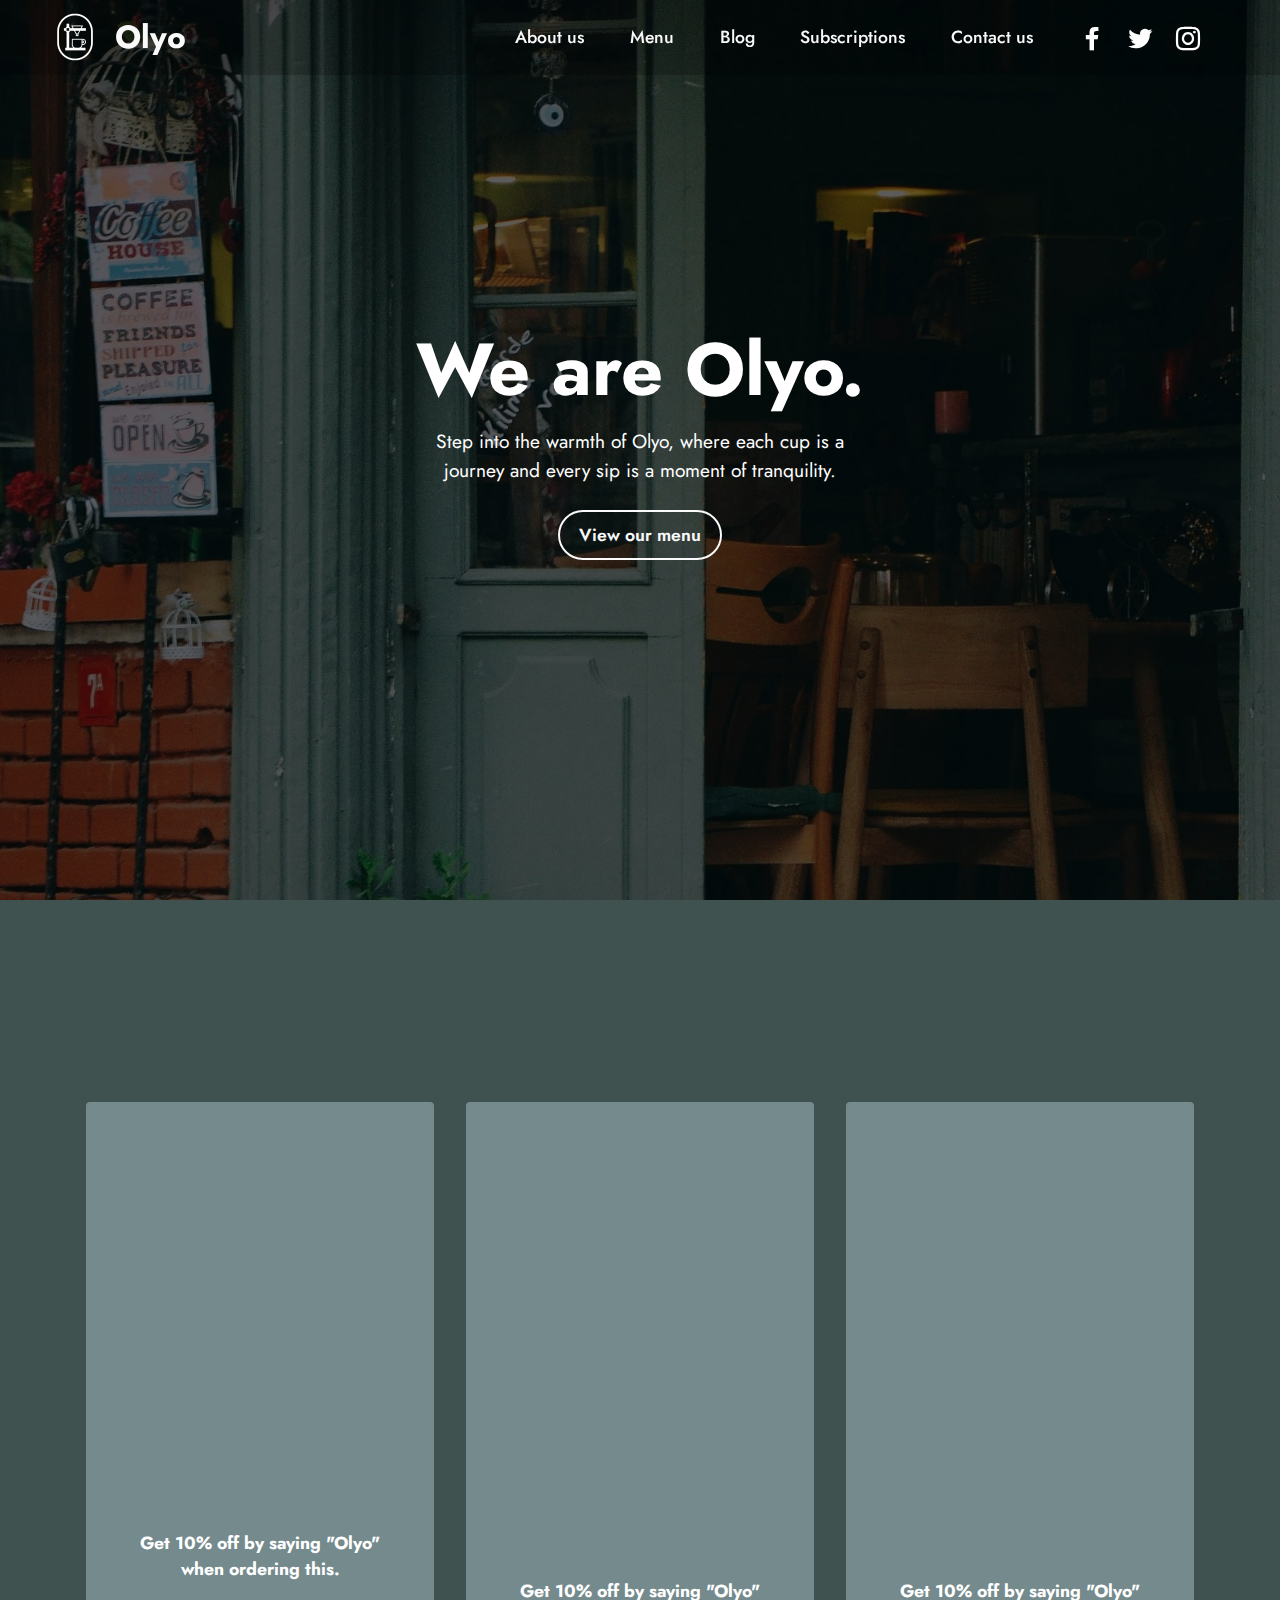
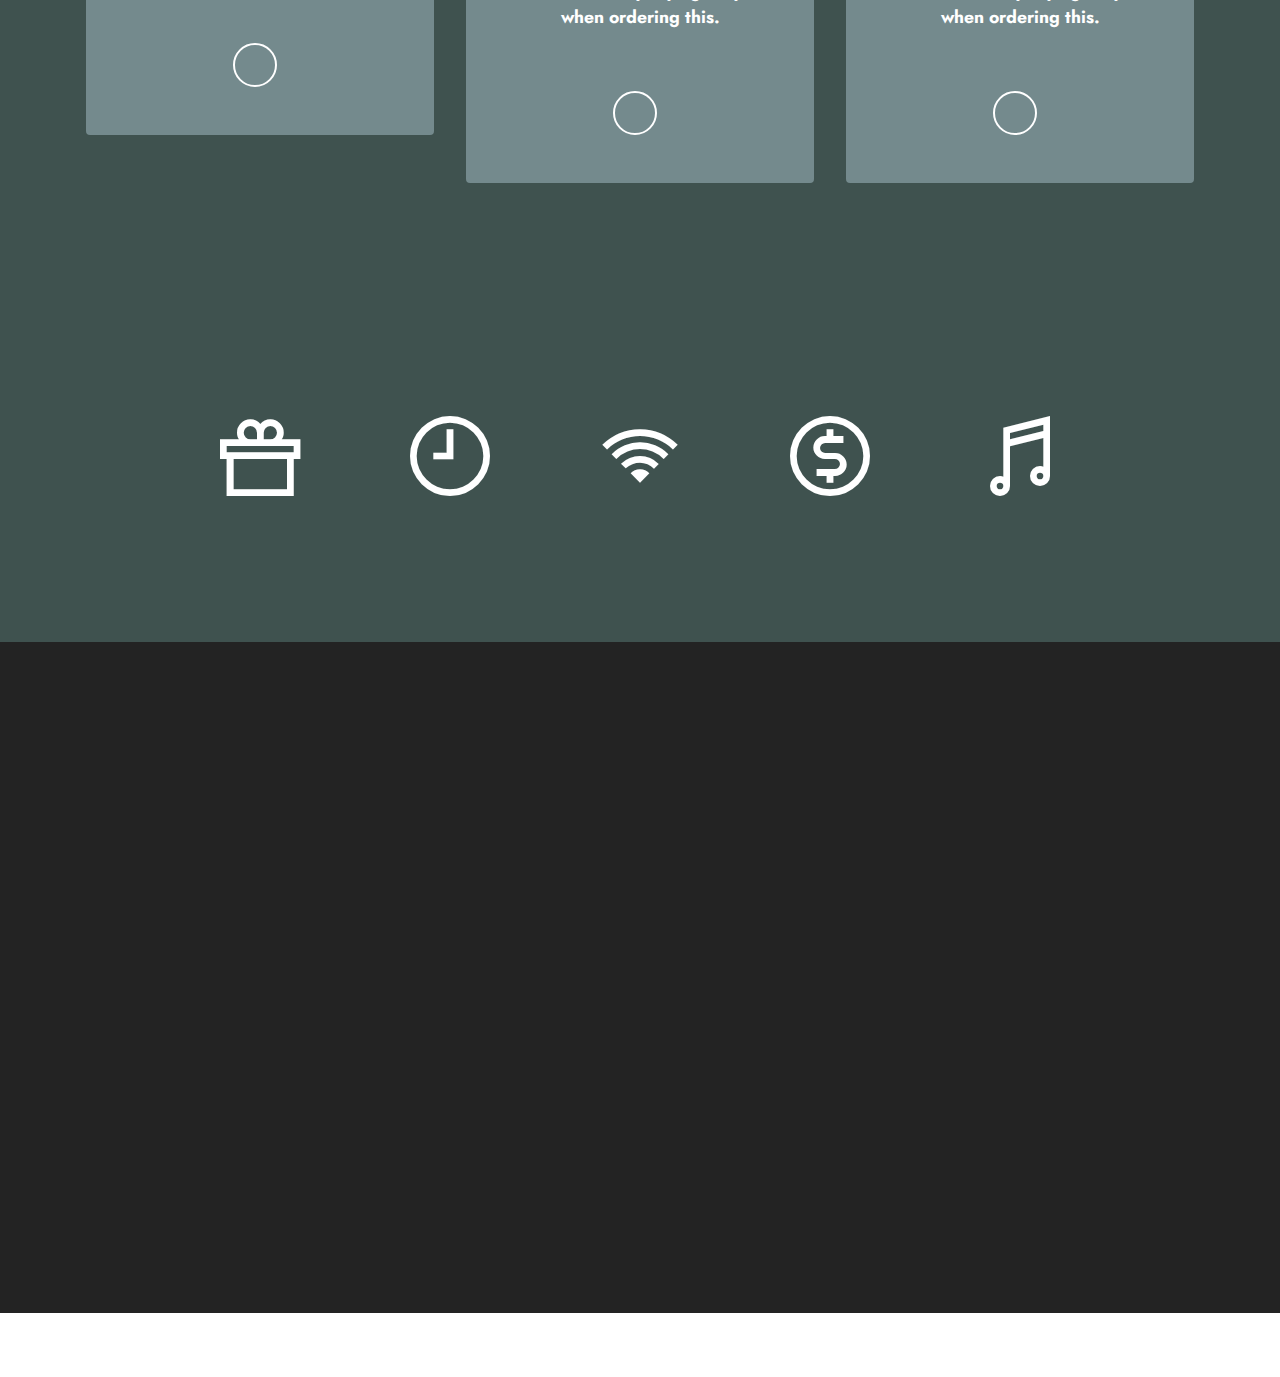
<file: index.html>
<!DOCTYPE html>
<html  >
<head>
  <!-- Site made with Mobirise Website Builder v5.7.4, https://mobirise.com -->
  <meta charset="UTF-8">
  <meta http-equiv="X-UA-Compatible" content="IE=edge">
  <meta name="generator" content="Mobirise v5.7.4, mobirise.com">
  <meta name="viewport" content="width=device-width, initial-scale=1, minimum-scale=1">
  <link rel="shortcut icon" href="assets/images/design-fr-titlu-6-108x108.png" type="image/x-icon">
  <meta name="description" content="">
  
  
  <title>Acasă</title>
  <link rel="stylesheet" href="assets/web/assets/mobirise-icons2/mobirise2.css">
  <link rel="stylesheet" href="assets/bootstrap/css/bootstrap.min.css">
  <link rel="stylesheet" href="assets/bootstrap/css/bootstrap-grid.min.css">
  <link rel="stylesheet" href="assets/bootstrap/css/bootstrap-reboot.min.css">
  <link rel="stylesheet" href="assets/animatecss/animate.css">
  <link rel="stylesheet" href="assets/dropdown/css/style.css">
  <link rel="stylesheet" href="assets/socicon/css/styles.css">
  <link rel="stylesheet" href="assets/theme/css/style.css">
  <link rel="preload" href="https://fonts.googleapis.com/css?family=Jost:100,200,300,400,500,600,700,800,900,100i,200i,300i,400i,500i,600i,700i,800i,900i&display=swap" as="style" onload="this.onload=null;this.rel='stylesheet'">
  <noscript><link rel="stylesheet" href="https://fonts.googleapis.com/css?family=Jost:100,200,300,400,500,600,700,800,900,100i,200i,300i,400i,500i,600i,700i,800i,900i&display=swap"></noscript>
  <link rel="preload" as="style" href="assets/mobirise/css/mbr-additional.css"><link rel="stylesheet" href="assets/mobirise/css/mbr-additional.css" type="text/css">

  
  
  
</head>
<body>
  
  <section data-bs-version="5.1" class="menu menu3 cid-tquexhJfBg" once="menu" id="menu3-2c">
    
    <nav class="navbar navbar-dropdown navbar-fixed-top navbar-expand-lg">
        <div class="container-fluid">
            <div class="navbar-brand">
                <span class="navbar-logo">
                    <a href="https://mobiri.se">
                        <img src="assets/images/design-fr-titlu-6-108x108.png" alt="Mobirise Website Builder" style="height: 3.4rem;">
                    </a>
                </span>
                <span class="navbar-caption-wrap"><a class="navbar-caption text-white text-primary display-5" href="index.html#header6-k">Olyo</a></span>
            </div>
            <button class="navbar-toggler" type="button" data-toggle="collapse" data-bs-toggle="collapse" data-target="#navbarSupportedContent" data-bs-target="#navbarSupportedContent" aria-controls="navbarNavAltMarkup" aria-expanded="false" aria-label="Toggle navigation">
                <div class="hamburger">
                    <span></span>
                    <span></span>
                    <span></span>
                    <span></span>
                </div>
            </button>
            <div class="collapse navbar-collapse" id="navbarSupportedContent">
                <ul class="navbar-nav nav-dropdown nav-right" data-app-modern-menu="true"><li class="nav-item"><a class="nav-link link text-white text-primary display-4" href="page4.html#testimonials1-w">About us</a></li><li class="nav-item"><a class="nav-link link text-white text-primary display-4" href="page2.html#features9-11">Menu</a></li>
                    <li class="nav-item"><a class="nav-link link text-white text-primary display-4" href="page1.html#content2-1c">Blog</a></li>
                    <li class="nav-item"><a class="nav-link link text-white text-primary display-4" href="page5.html#countdown4-16">Subscriptions</a>
                    </li><li class="nav-item"><a class="nav-link link text-white text-primary display-4" href="page8.html#share2-2b">Contact us</a></li></ul>
                <div class="icons-menu">
                    <a class="iconfont-wrapper" href="https://mobiri.se" target="_blank">
                        <span class="p-2 mbr-iconfont socicon-facebook socicon"></span>
                    </a>
                    <a class="iconfont-wrapper" href="https://mobiri.se" target="_blank">
                        <span class="p-2 mbr-iconfont socicon-twitter socicon"></span>
                    </a>
                    <a class="iconfont-wrapper" href="https://mobiri.se" target="_blank">
                        <span class="p-2 mbr-iconfont socicon-instagram socicon"></span>
                    </a>
                    
                </div>
                
            </div>
        </div>
    </nav>
</section>

<section data-bs-version="5.1" class="header6 cid-tqn9cwehRV mbr-fullscreen" id="header6-k">

    

    
    <div class="mbr-overlay" style="opacity: 0.6; background-color: rgb(0, 0, 0);"></div>

    <div class="align-center container">
        <div class="row justify-content-center">
            <div class="col-12 col-lg-10">
                <h1 class="mbr-section-title mbr-fonts-style mbr-white mb-3 display-1"><strong>We are Olyo.</strong></h1>
                
                <p class="mbr-text mbr-white mbr-fonts-style display-7">Step into the warmth of Olyo, where each cup is a <br>journey and every sip is a moment of tranquility.</p>
                <div class="mbr-section-btn mt-3"><a class="btn btn-white-outline display-4" href="page2.html#share2-15">View our menu</a></div>
            </div>
        </div>
    </div>
</section>

<section data-bs-version="5.1" class="team1 cid-tqnafFC7BJ" id="team1-l">
    

    
    
    <div class="container">
        <div class="row justify-content-center">
            <div class="col-12">
                <h3 class="mbr-section-title mbr-fonts-style align-center mb-4 display-1"><p>
                    &nbsp; <strong>&nbsp;Most Wanted</strong></p></h3>
                
            </div>
            <div class="col-sm-6 col-lg-4">
                <div class="card-wrap">
                    <div class="image-wrap">
                        <img src="assets/images/pexels-marta-dzedyshko-7451868-816x1224.jpeg" alt="Mobirise Website Builder">
                    </div>
                    <div class="content-wrap">
                        <h5 class="mbr-section-title card-title mbr-fonts-style align-center m-0 display-5"><a href="page2.html#features9-14" class="text-white"><strong>Blue Caramel Latte</strong></a></h5>
                        <h6 class="mbr-role mbr-fonts-style align-center mb-3 display-4">
                            <strong>Get 10% off by saying "Olyo" when ordering this.</strong></h6>
                        <p class="card-text mbr-fonts-style align-center display-7">$12.99</p>
                        <div class="social-row display-7">
                            <div class="soc-item">
                                <a href="mailto:tuummomentum@gmail.com">
                                    <span class="mbr-iconfont mobi-mbri-preview mobi-mbri"></span>
                                </a>
                            </div>
                            
                            
                            
                            
                        </div>
                        
                    </div>
                </div>
            </div>

            <div class="col-sm-6 col-lg-4">
                <div class="card-wrap">
                    <div class="image-wrap">
                        <img src="assets/images/pexels-marta-dzedyshko-7451862-816x1224.jpeg" alt="Mobirise Website Builder">
                    </div>
                    <div class="content-wrap">
                        <h5 class="mbr-section-title card-title mbr-fonts-style align-center m-0 display-5"><a href="page2.html#features9-13" class="text-white"><strong>Southern Sweet Tea</strong></a></h5>
                        <h6 class="mbr-role mbr-fonts-style align-center mb-3 display-4"><strong>Get 10% off by saying "Olyo" when ordering this.</strong></h6>
                        <p class="card-text mbr-fonts-style align-center display-7">
                            $7.99</p>
                        <div class="social-row display-7">
                            <div class="soc-item">
                                <a href="mailto:tuummomentum@gmail.com">
                                    <span class="mbr-iconfont mobi-mbri-preview mobi-mbri"></span>
                                </a>
                            </div>
                            
                            
                            
                            
                        </div>
                        
                    </div>
                </div>
            </div>

            <div class="col-sm-6 col-lg-4">
                <div class="card-wrap">
                    <div class="image-wrap">
                        <img src="assets/images/pexels-marta-dzedyshko-7451853-816x1224.jpeg" alt="Mobirise Website Builder">
                    </div>
                    <div class="content-wrap">
                        <h5 class="mbr-section-title card-title mbr-fonts-style align-center m-0 display-5"><a href="page2.html#features9-14" class="text-white"><strong>Matcha Frappuccino</strong></a></h5>
                        <h6 class="mbr-role mbr-fonts-style align-center mb-3 display-4"><strong>Get 10% off by saying "Olyo" when ordering this.</strong></h6>
                        <p class="card-text mbr-fonts-style align-center display-7">$11.99</p>
                        <div class="social-row display-7">
                            <div class="soc-item">
                                <a href="mailto:tuummomentum@gmail.com">
                                    <span class="mbr-iconfont mobi-mbri-preview mobi-mbri"></span>
                                </a>
                            </div>
                            
                            
                            
                            
                        </div>
                        
                    </div>
                </div>
            </div>

            
        </div>
    </div>
</section>

<section data-bs-version="5.1" class="features14 cid-uaAwlJXi7V" id="features14-2k">
    

    
    
    <div class="container">
        <div class="row mb-5">
            <div class="col-12">
                <h3 class="mbr-section-title align-center mbr-fonts-style display-1"><strong>Olyo's Benefits</strong></h3>
            </div>
        </div>
        <div class="row">
            <div class="item features-without-image mb-5 col-12 col-md-2">
                <div class="item-wrapper">
                    <div class="card-box align-center">
                        <span class="mbr-iconfont mobi-mbri-gift mobi-mbri"></span>
                        <h4 class="card-title align-center mbr-black mbr-fonts-style display-7"><strong>Daily Specials</strong></h4>
                    </div>
                </div>
            </div>
            
            <div class="item features-without-image mb-5 col-12 col-md-2">
                <div class="item-wrapper">
                    <div class="card-box align-center">
                        <span class="mbr-iconfont mobi-mbri-clock mobi-mbri"></span>
                        <h4 class="card-title align-center mbr-black mbr-fonts-style display-7"><strong>Happy Hour</strong></h4>
                    </div>
                </div>
            </div>
            <div class="item features-without-image mb-5 col-12 col-md-2">
                <div class="item-wrapper">
                    <div class="card-box align-center">
                        <span class="mbr-iconfont mobi-mbri-wifi mobi-mbri"></span>
                        <h4 class="card-title align-center mbr-black mbr-fonts-style display-7">
                            <strong>Free WiFi</strong></h4>
                    </div>
                </div>
            </div>
            <div class="item features-without-image mb-5 col-12 col-md-2">
                <div class="item-wrapper">
                    <div class="card-box align-center">
                        <span class="mbr-iconfont mobi-mbri-cash mobi-mbri"></span>
                        <h4 class="card-title align-center mbr-black mbr-fonts-style display-7"><strong>Reusable Cup Discounts</strong></h4>
                    </div>
                </div>
            </div>
            <div class="item features-without-image mb-5 col-12 col-md-2">
                <div class="item-wrapper">
                    <div class="card-box align-center">
                        <span class="mbr-iconfont mobi-mbri-music mobi-mbri"></span>
                        <h4 class="card-title align-center mbr-black mbr-fonts-style display-7">
                            <strong>Happy Environment</strong></h4>
                    </div>
                </div>
            </div>
        </div>
    </div>
</section>

<section data-bs-version="5.1" class="footer6 cid-tqp7PSlMjS" once="footers" id="footer6-1a">

    

    

    <div class="container">
        <div class="row content mbr-white">
            <div class="col-12 col-md-3 mbr-fonts-style display-7">
                <h5 class="mbr-section-subtitle mbr-fonts-style mb-2 display-7">
                    <strong>Address</strong>
                </h5>
                <p class="mbr-text mbr-fonts-style display-7">Perida St Dara, 1/36<br>
                    Cluj, Cluj-Napoca.<br>România.</p> <br>
                <h5 class="mbr-section-subtitle mbr-fonts-style mb-2 mt-4 display-7">
                    <strong>Contacts</strong>
                </h5>
                <p class="mbr-text mbr-fonts-style mb-4 display-7">
                    Email: olyoteam@gmail.com <br>
                    Phone: +072 8765 001 <br>
                    Fax: +079 998 9912</p>
            </div>
            <div class="col-12 col-md-3 mbr-fonts-style display-7">
                <h5 class="mbr-section-subtitle mbr-fonts-style mb-2 display-7"><strong>Hours</strong></h5>
                <ul class="list mbr-fonts-style mb-4 display-4">
                    <li class="mbr-text item-wrap">Monday - Friday:</li><li class="mbr-text item-wrap">7:00 am - 5:00 pm</li><li class="mbr-text item-wrap">Saturday - Sunday:</li><li class="mbr-text item-wrap">10:00 am - 11:00 pm</li>
                </ul>
                <h5 class="mbr-section-subtitle mbr-fonts-style mb-2 mt-5 display-7">
                    <strong>Feedback</strong>
                </h5>
                <p class="mbr-text mbr-fonts-style mb-4 display-7">We love feedback! If you have any ideas, bug reports, or other suggestions, please don't hesitate to send them to us!</p>
            </div>
            <div class="col-12 col-md-6">
                <div class="google-map"><iframe frameborder="0" style="border:0" src="https://www.google.com/maps/embed/v1/place?key=AIzaSyDbnCmnHmtigIYiD8jIfeHQv7gW2ANhHD4&amp;q= Cluj-Napoca.România." allowfullscreen=""></iframe></div>
            </div>
            <div class="col-md-6">
                <div class="social-list align-left">
                    <div class="soc-item">
                        <a href="https://twitter.com/mobirise" target="_blank">
                            <span class="socicon-twitter socicon mbr-iconfont mbr-iconfont-social"></span>
                        </a>
                    </div>
                    <div class="soc-item">
                        <a href="https://www.facebook.com/pages/Mobirise/1616226671953247" target="_blank">
                            <span class="socicon-facebook socicon mbr-iconfont mbr-iconfont-social"></span>
                        </a>
                    </div>
                    <div class="soc-item">
                        <a href="https://www.youtube.com/c/mobirise" target="_blank">
                            <span class="mbr-iconfont mbr-iconfont-social socicon-instagram socicon"></span>
                        </a>
                    </div>
                    
                    
                    
                </div>
            </div>
        </div>
        <div class="footer-lower">
            <div class="media-container-row">
                <div class="col-sm-12">
                    <hr>
                </div>
            </div>
            <div class="col-sm-12 copyright pl-0">
                <p class="mbr-text mbr-fonts-style mbr-white display-7">
                    © Copyright 2024 Mobirise - All Rights Reserved
                </p>
            </div>
        </div>
    </div>
</section><section class="display-7" style="padding: 0;align-items: center;justify-content: center;flex-wrap: wrap;    align-content: center;display: flex;position: relative;height: 4rem;"><a href="https://mobiri.se/2923977" style="flex: 1 1;height: 4rem;position: absolute;width: 100%;z-index: 1;"><img alt="" style="height: 4rem;" src="[data-uri]"></a><p style="margin: 0;text-align: center;" class="display-7">&#8204;</p><a style="z-index:1" href="https://mobirise.com/builder/ai-website-generator.html">AI Website Generator</a></section><script src="assets/bootstrap/js/bootstrap.bundle.min.js"></script>  <script src="assets/smoothscroll/smooth-scroll.js"></script>  <script src="assets/ytplayer/index.js"></script>  <script src="assets/dropdown/js/navbar-dropdown.js"></script>  <script src="assets/theme/js/script.js"></script>  
  
  
  <input name="animation" type="hidden">
  </body>
</html>
</file>
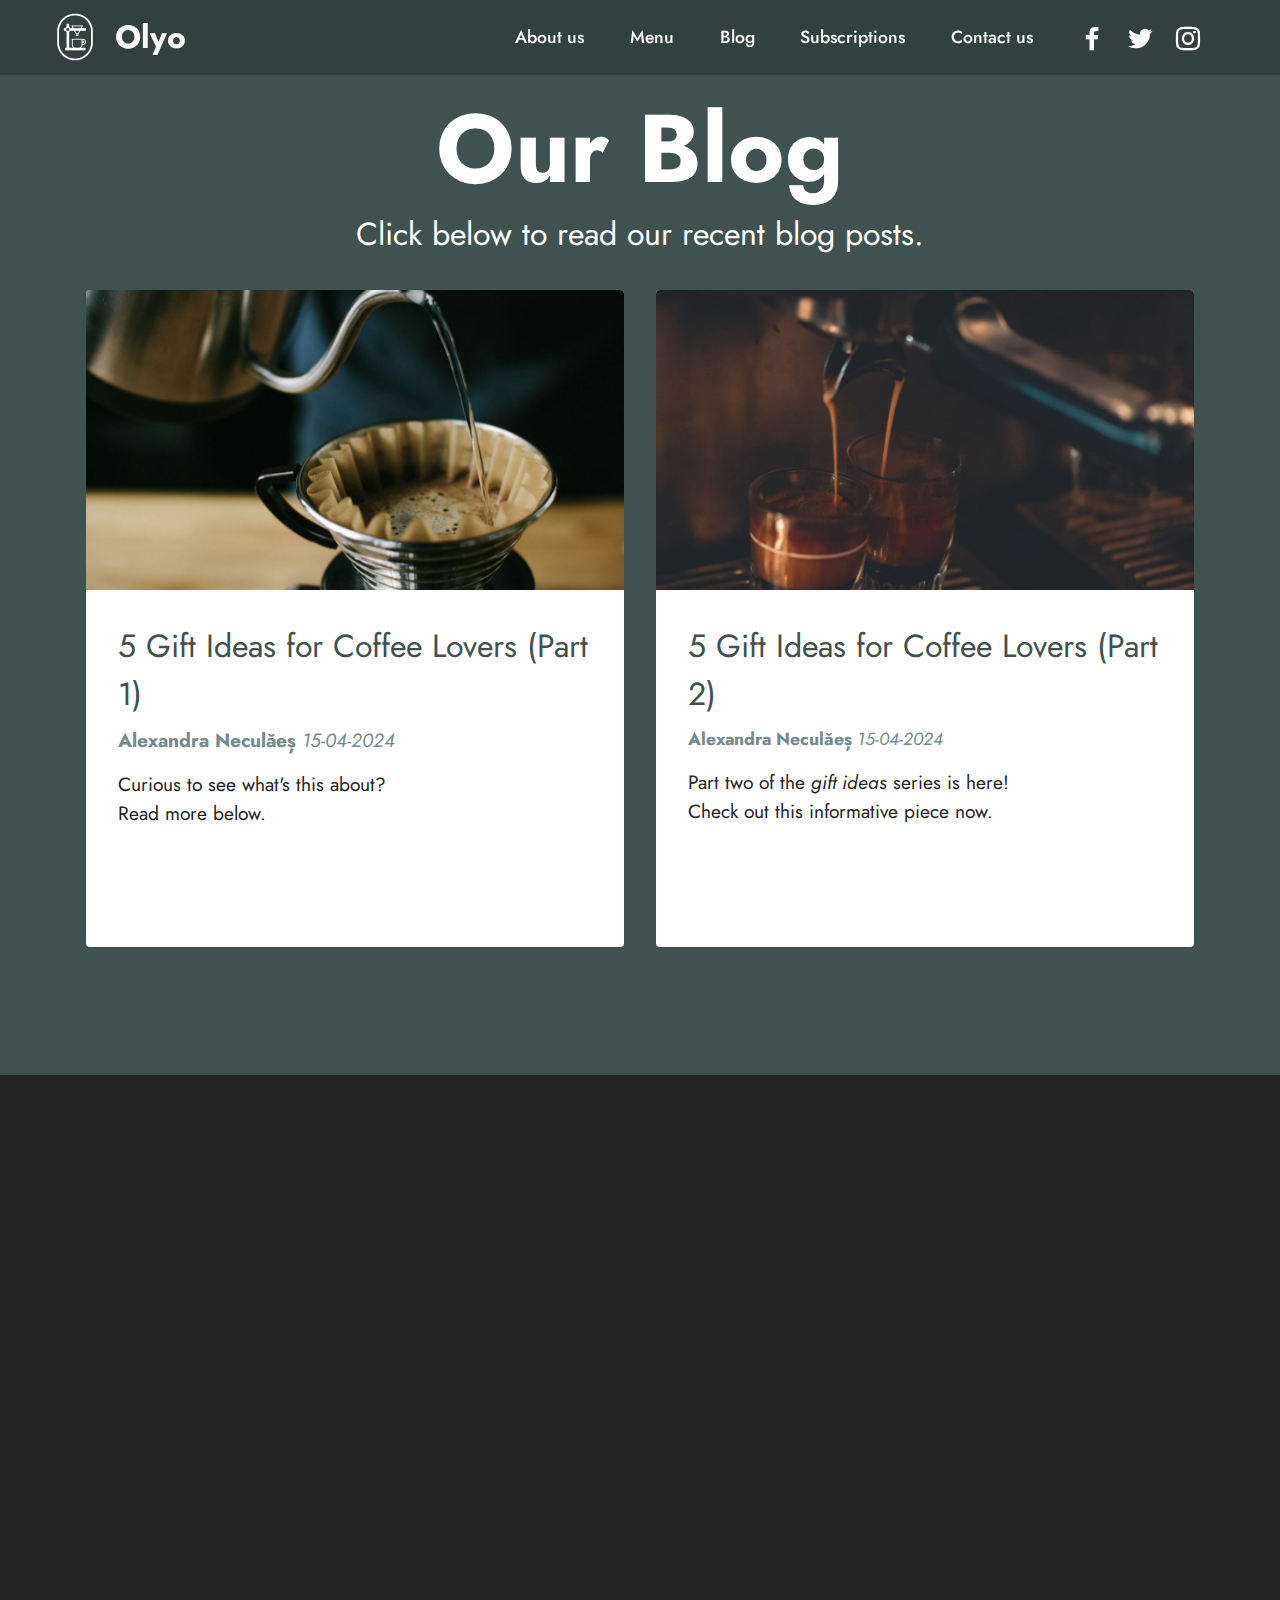
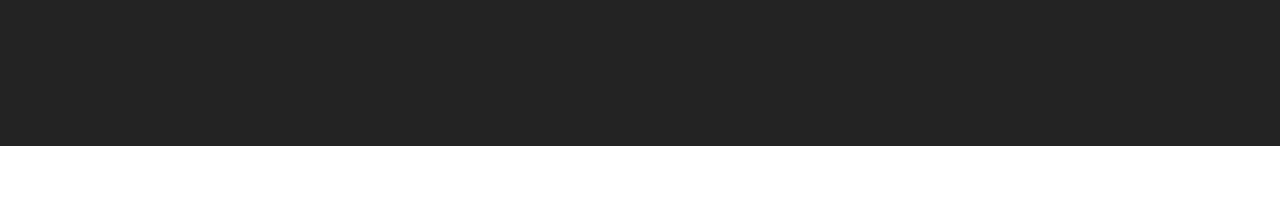
<file: page1.html>
<!DOCTYPE html>
<html  >
<head>
  <!-- Site made with Mobirise Website Builder v5.7.4, https://mobirise.com -->
  <meta charset="UTF-8">
  <meta http-equiv="X-UA-Compatible" content="IE=edge">
  <meta name="generator" content="Mobirise v5.7.4, mobirise.com">
  <meta name="viewport" content="width=device-width, initial-scale=1, minimum-scale=1">
  <link rel="shortcut icon" href="assets/images/design-fr-titlu-6-108x108.png" type="image/x-icon">
  <meta name="description" content="">
  
  
  <title>Blog</title>
  <link rel="stylesheet" href="assets/bootstrap/css/bootstrap.min.css">
  <link rel="stylesheet" href="assets/bootstrap/css/bootstrap-grid.min.css">
  <link rel="stylesheet" href="assets/bootstrap/css/bootstrap-reboot.min.css">
  <link rel="stylesheet" href="assets/animatecss/animate.css">
  <link rel="stylesheet" href="assets/dropdown/css/style.css">
  <link rel="stylesheet" href="assets/socicon/css/styles.css">
  <link rel="stylesheet" href="assets/theme/css/style.css">
  <link rel="preload" href="https://fonts.googleapis.com/css?family=Jost:100,200,300,400,500,600,700,800,900,100i,200i,300i,400i,500i,600i,700i,800i,900i&display=swap" as="style" onload="this.onload=null;this.rel='stylesheet'">
  <noscript><link rel="stylesheet" href="https://fonts.googleapis.com/css?family=Jost:100,200,300,400,500,600,700,800,900,100i,200i,300i,400i,500i,600i,700i,800i,900i&display=swap"></noscript>
  <link rel="preload" as="style" href="assets/mobirise/css/mbr-additional.css"><link rel="stylesheet" href="assets/mobirise/css/mbr-additional.css" type="text/css">

  
  
  
</head>
<body>
  
  <section data-bs-version="5.1" class="menu menu3 cid-tquexhJfBg" once="menu" id="menu3-2c">
    
    <nav class="navbar navbar-dropdown navbar-fixed-top navbar-expand-lg">
        <div class="container-fluid">
            <div class="navbar-brand">
                <span class="navbar-logo">
                    <a href="https://mobiri.se">
                        <img src="assets/images/design-fr-titlu-6-108x108.png" alt="Mobirise Website Builder" style="height: 3.4rem;">
                    </a>
                </span>
                <span class="navbar-caption-wrap"><a class="navbar-caption text-white text-primary display-5" href="index.html#header6-k">Olyo</a></span>
            </div>
            <button class="navbar-toggler" type="button" data-toggle="collapse" data-bs-toggle="collapse" data-target="#navbarSupportedContent" data-bs-target="#navbarSupportedContent" aria-controls="navbarNavAltMarkup" aria-expanded="false" aria-label="Toggle navigation">
                <div class="hamburger">
                    <span></span>
                    <span></span>
                    <span></span>
                    <span></span>
                </div>
            </button>
            <div class="collapse navbar-collapse" id="navbarSupportedContent">
                <ul class="navbar-nav nav-dropdown nav-right" data-app-modern-menu="true"><li class="nav-item"><a class="nav-link link text-white text-primary display-4" href="page4.html#testimonials1-w">About us</a></li><li class="nav-item"><a class="nav-link link text-white text-primary display-4" href="page2.html#features9-11">Menu</a></li>
                    <li class="nav-item"><a class="nav-link link text-white text-primary display-4" href="page1.html#content2-1c">Blog</a></li>
                    <li class="nav-item"><a class="nav-link link text-white text-primary display-4" href="page5.html#countdown4-16">Subscriptions</a>
                    </li><li class="nav-item"><a class="nav-link link text-white text-primary display-4" href="page8.html#share2-2b">Contact us</a></li></ul>
                <div class="icons-menu">
                    <a class="iconfont-wrapper" href="https://mobiri.se" target="_blank">
                        <span class="p-2 mbr-iconfont socicon-facebook socicon"></span>
                    </a>
                    <a class="iconfont-wrapper" href="https://mobiri.se" target="_blank">
                        <span class="p-2 mbr-iconfont socicon-twitter socicon"></span>
                    </a>
                    <a class="iconfont-wrapper" href="https://mobiri.se" target="_blank">
                        <span class="p-2 mbr-iconfont socicon-instagram socicon"></span>
                    </a>
                    
                </div>
                
            </div>
        </div>
    </nav>
</section>

<section data-bs-version="5.1" class="content2 cid-tqp8jokoTv" id="content2-1c">
    
    
    <div class="container">
        <div class="mbr-section-head">
            <h4 class="mbr-section-title mbr-fonts-style align-center mb-0 display-2"><strong>Our Blog</strong></h4>
            <h5 class="mbr-section-subtitle mbr-fonts-style align-center mb-0 mt-2 display-5">Click below to read our recent blog posts.</h5>
        </div>
        <div class="row mt-4">
            <div class="item features-image сol-12 col-md-6 col-lg-6">
                <div class="item-wrapper">
                    <div class="item-img">
                        <img src="assets/images/pexels-lina-kivaka-1879322-1-1256x837.jpeg" alt="Mobirise Website Builder" title="">
                    </div>
                    <div class="item-content">
                        <h5 class="item-title mbr-fonts-style display-5"><a href="page6.html#features22-1l" class="text-danger">5 Gift Ideas for Coffee Lovers (Part 1)</a></h5>
                        <h6 class="item-subtitle mbr-fonts-style mt-1 display-7"><strong>Alexandra Neculăeș </strong><em>15-04-2024</em></h6>
                        <p class="mbr-text mbr-fonts-style mt-3 display-7">Curious to see what's this about? <br>Read more below.</p>
                    </div>
                    <div class="mbr-section-btn item-footer mt-2"><a href="page6.html#features22-1l" class="btn item-btn btn-black-outline display-7">Read More
                            &gt;</a></div>
                </div>
            </div>
            <div class="item features-image сol-12 col-md-6 col-lg-6">
                <div class="item-wrapper">
                    <div class="item-img">
                        <img src="assets/images/pexels-craig-adderley-1724194-1256x837.jpeg" alt="uhugihi" title="">
                    </div>
                    <div class="item-content">
                        <h5 class="item-title mbr-fonts-style display-5"><a href="page7.html#features22-21" class="text-danger">5 Gift Ideas for Coffee Lovers (Part 2)</a></h5>
                        <h6 class="item-subtitle mbr-fonts-style mt-1 display-4"><strong>Alexandra Neculăeș </strong><em>15-04-2024</em></h6>
                        <p class="mbr-text mbr-fonts-style mt-3 display-7">Part two of the <em>gift ideas </em>series is here!<br>Check out this informative piece now.</p>
                    </div>
                    <div class="mbr-section-btn item-footer mt-2"><a href="page7.html#features22-21" class="btn item-btn btn-black-outline display-7">Read More
                            &gt;</a></div>
                </div>
            </div>
            

        </div>
    </div>
</section>

<section data-bs-version="5.1" class="footer6 cid-tqp7PSlMjS" once="footers" id="footer6-1a">

    

    

    <div class="container">
        <div class="row content mbr-white">
            <div class="col-12 col-md-3 mbr-fonts-style display-7">
                <h5 class="mbr-section-subtitle mbr-fonts-style mb-2 display-7">
                    <strong>Address</strong>
                </h5>
                <p class="mbr-text mbr-fonts-style display-7">Perida St Dara, 1/36<br>
                    Cluj, Cluj-Napoca.<br>România.</p> <br>
                <h5 class="mbr-section-subtitle mbr-fonts-style mb-2 mt-4 display-7">
                    <strong>Contacts</strong>
                </h5>
                <p class="mbr-text mbr-fonts-style mb-4 display-7">
                    Email: olyoteam@gmail.com <br>
                    Phone: +072 8765 001 <br>
                    Fax: +079 998 9912</p>
            </div>
            <div class="col-12 col-md-3 mbr-fonts-style display-7">
                <h5 class="mbr-section-subtitle mbr-fonts-style mb-2 display-7"><strong>Hours</strong></h5>
                <ul class="list mbr-fonts-style mb-4 display-4">
                    <li class="mbr-text item-wrap">Monday - Friday:</li><li class="mbr-text item-wrap">7:00 am - 5:00 pm</li><li class="mbr-text item-wrap">Saturday - Sunday:</li><li class="mbr-text item-wrap">10:00 am - 11:00 pm</li>
                </ul>
                <h5 class="mbr-section-subtitle mbr-fonts-style mb-2 mt-5 display-7">
                    <strong>Feedback</strong>
                </h5>
                <p class="mbr-text mbr-fonts-style mb-4 display-7">We love feedback! If you have any ideas, bug reports, or other suggestions, please don't hesitate to send them to us!</p>
            </div>
            <div class="col-12 col-md-6">
                <div class="google-map"><iframe frameborder="0" style="border:0" src="https://www.google.com/maps/embed/v1/place?key=AIzaSyDbnCmnHmtigIYiD8jIfeHQv7gW2ANhHD4&amp;q= Cluj-Napoca.România." allowfullscreen=""></iframe></div>
            </div>
            <div class="col-md-6">
                <div class="social-list align-left">
                    <div class="soc-item">
                        <a href="https://twitter.com/mobirise" target="_blank">
                            <span class="socicon-twitter socicon mbr-iconfont mbr-iconfont-social"></span>
                        </a>
                    </div>
                    <div class="soc-item">
                        <a href="https://www.facebook.com/pages/Mobirise/1616226671953247" target="_blank">
                            <span class="socicon-facebook socicon mbr-iconfont mbr-iconfont-social"></span>
                        </a>
                    </div>
                    <div class="soc-item">
                        <a href="https://www.youtube.com/c/mobirise" target="_blank">
                            <span class="mbr-iconfont mbr-iconfont-social socicon-instagram socicon"></span>
                        </a>
                    </div>
                    
                    
                    
                </div>
            </div>
        </div>
        <div class="footer-lower">
            <div class="media-container-row">
                <div class="col-sm-12">
                    <hr>
                </div>
            </div>
            <div class="col-sm-12 copyright pl-0">
                <p class="mbr-text mbr-fonts-style mbr-white display-7">
                    © Copyright 2024 Mobirise - All Rights Reserved
                </p>
            </div>
        </div>
    </div>
</section><section class="display-7" style="padding: 0;align-items: center;justify-content: center;flex-wrap: wrap;    align-content: center;display: flex;position: relative;height: 4rem;"><a href="https://mobiri.se/2923977" style="flex: 1 1;height: 4rem;position: absolute;width: 100%;z-index: 1;"><img alt="" style="height: 4rem;" src="[data-uri]"></a><p style="margin: 0;text-align: center;" class="display-7">&#8204;</p><a style="z-index:1" href="https://mobirise.com/builder/ai-website-generator.html">AI Website Generator</a></section><script src="assets/bootstrap/js/bootstrap.bundle.min.js"></script>  <script src="assets/smoothscroll/smooth-scroll.js"></script>  <script src="assets/ytplayer/index.js"></script>  <script src="assets/dropdown/js/navbar-dropdown.js"></script>  <script src="assets/theme/js/script.js"></script>  
  
  
  <input name="animation" type="hidden">
  </body>
</html>
</file>
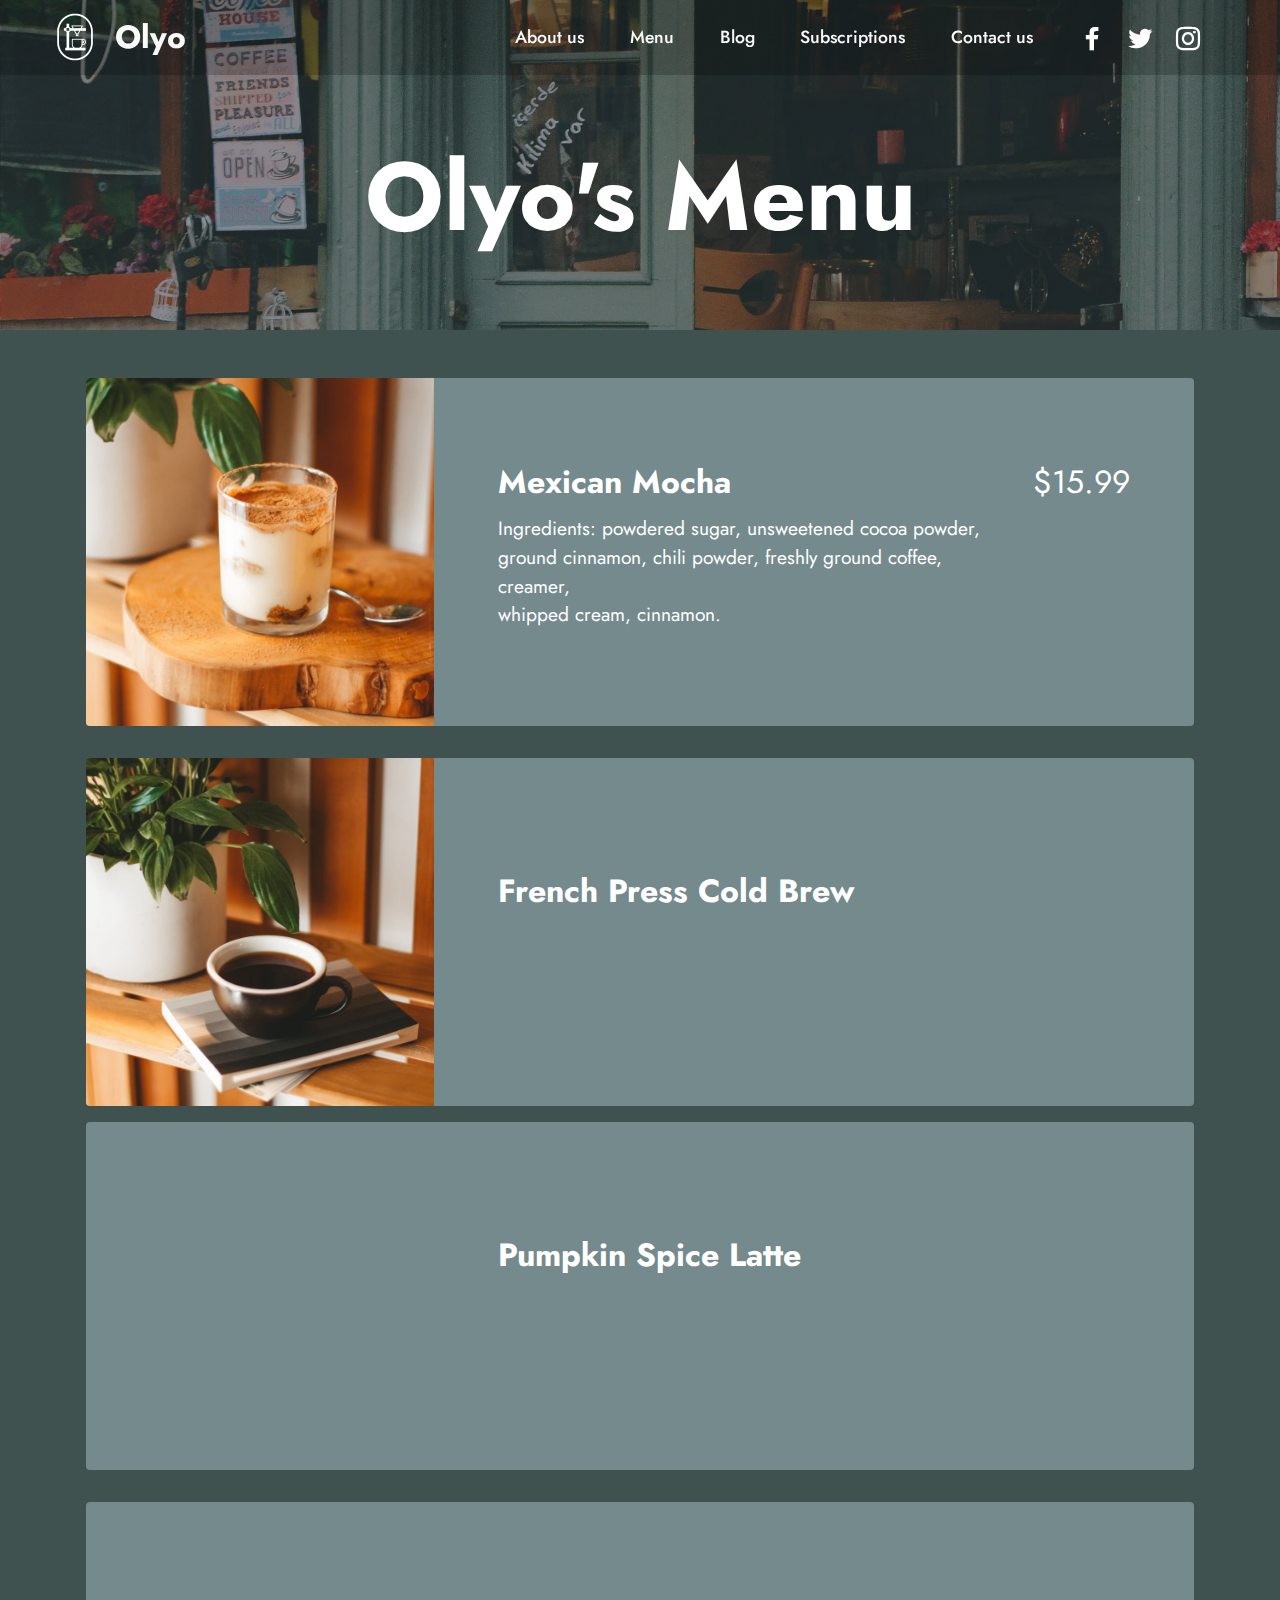
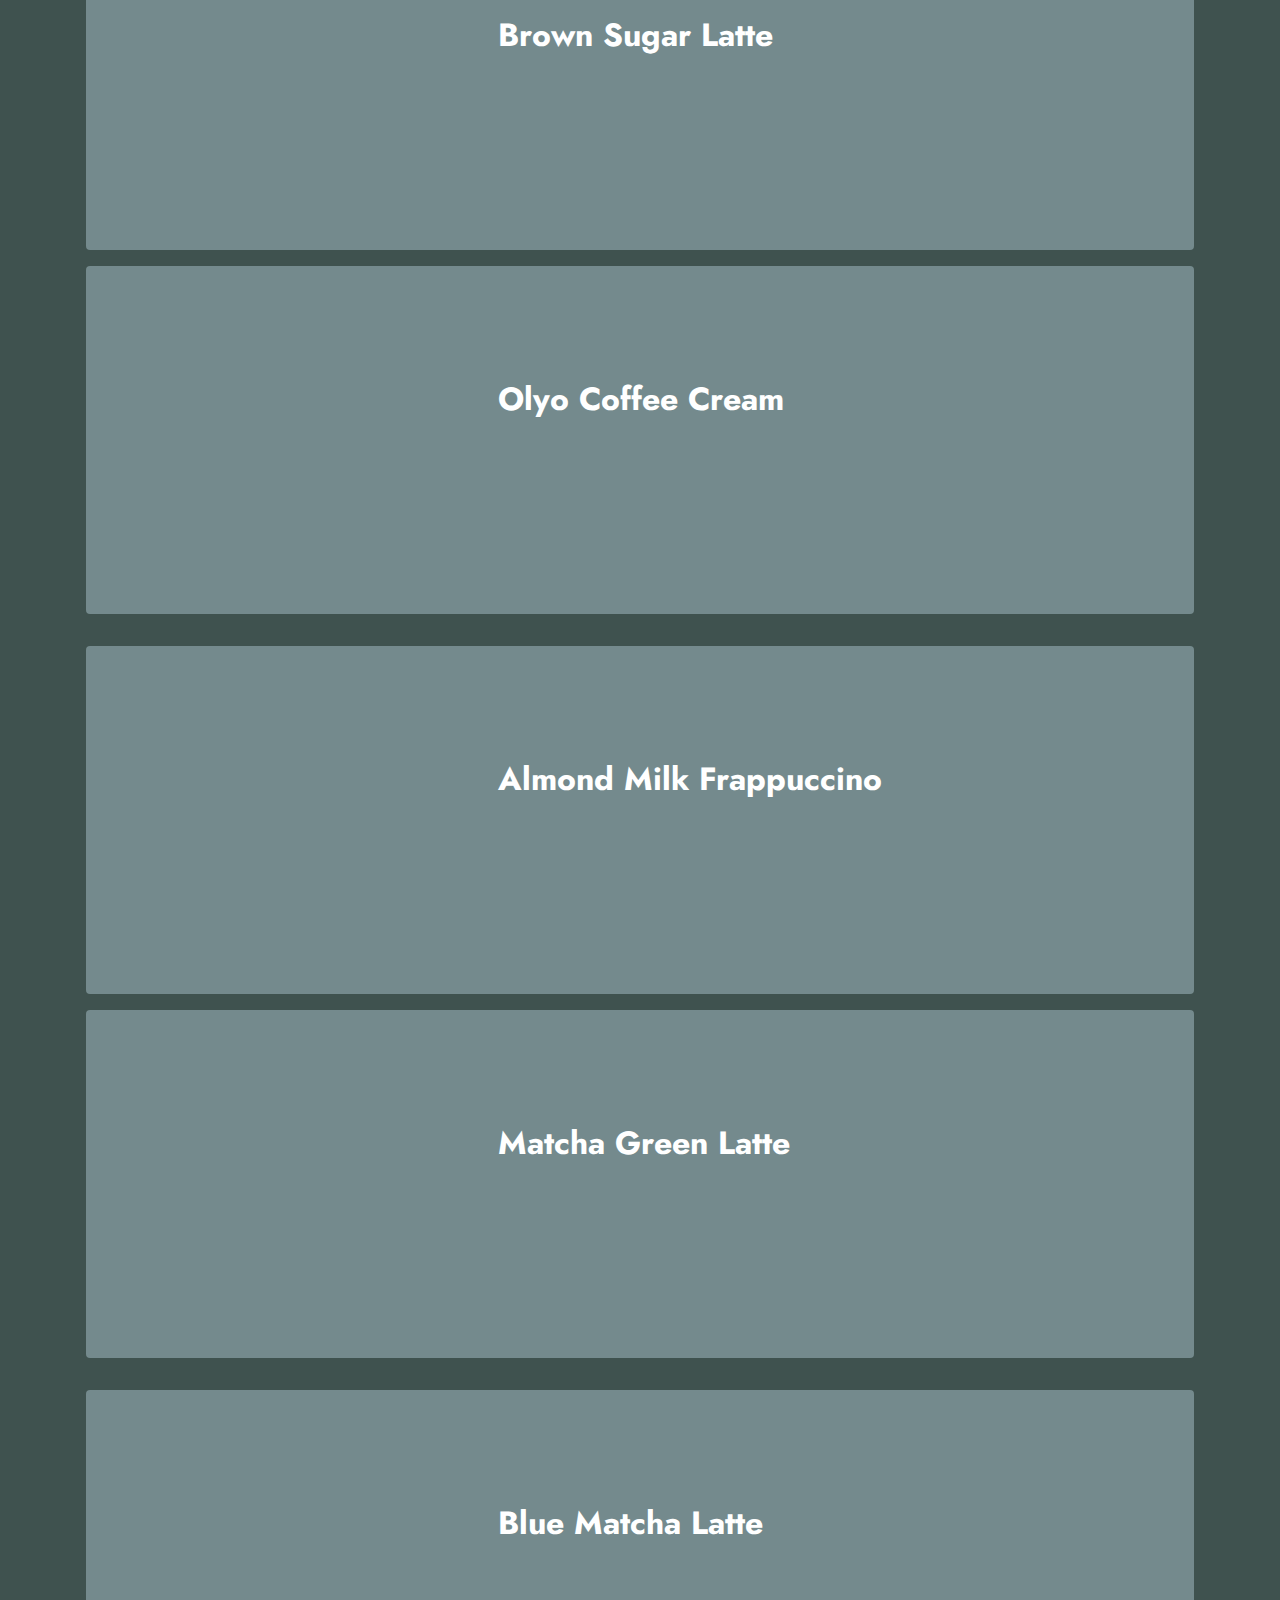
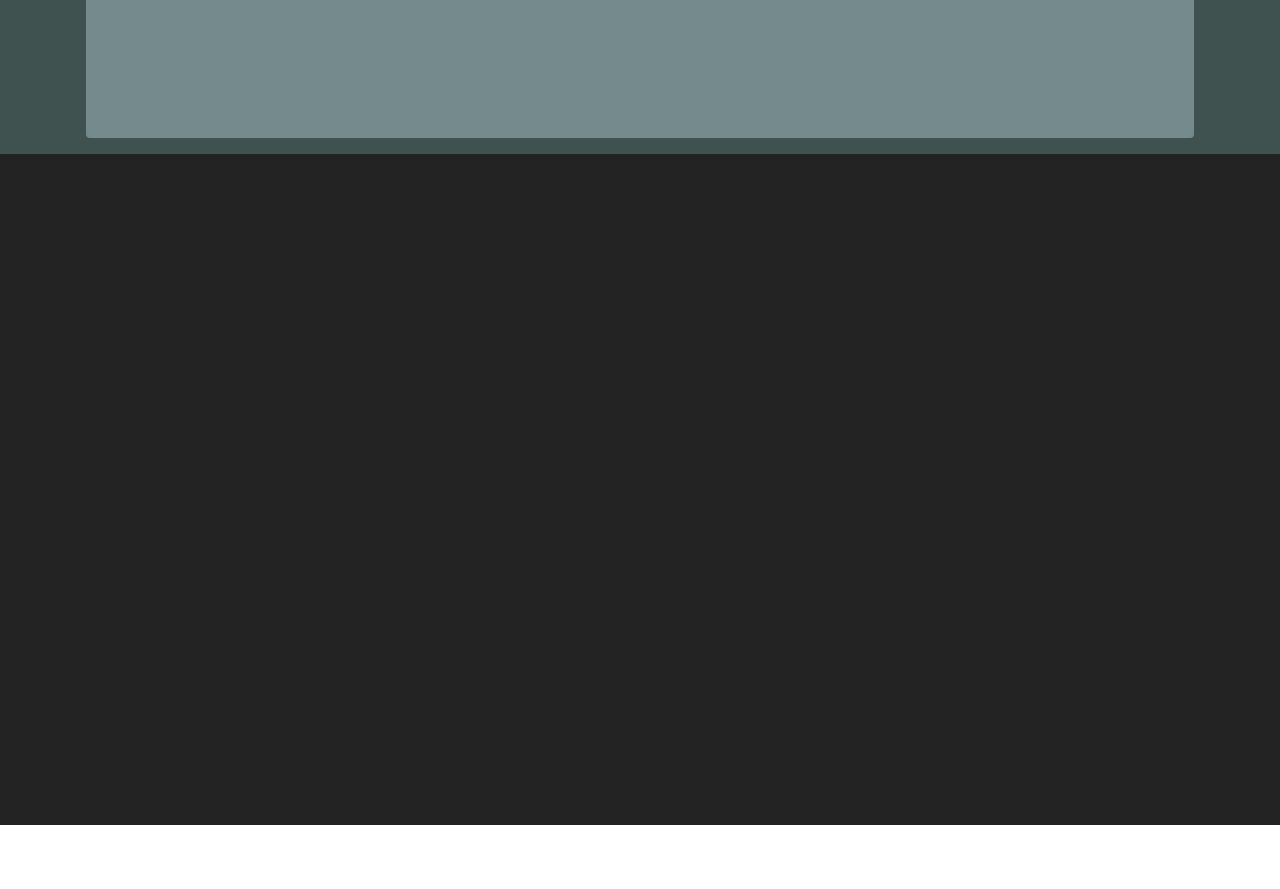
<file: page2.html>
<!DOCTYPE html>
<html  >
<head>
  <!-- Site made with Mobirise Website Builder v5.7.4, https://mobirise.com -->
  <meta charset="UTF-8">
  <meta http-equiv="X-UA-Compatible" content="IE=edge">
  <meta name="generator" content="Mobirise v5.7.4, mobirise.com">
  <meta name="viewport" content="width=device-width, initial-scale=1, minimum-scale=1">
  <link rel="shortcut icon" href="assets/images/design-fr-titlu-6-108x108.png" type="image/x-icon">
  <meta name="description" content="">
  
  
  <title>Meniu</title>
  <link rel="stylesheet" href="assets/bootstrap/css/bootstrap.min.css">
  <link rel="stylesheet" href="assets/bootstrap/css/bootstrap-grid.min.css">
  <link rel="stylesheet" href="assets/bootstrap/css/bootstrap-reboot.min.css">
  <link rel="stylesheet" href="assets/animatecss/animate.css">
  <link rel="stylesheet" href="assets/dropdown/css/style.css">
  <link rel="stylesheet" href="assets/socicon/css/styles.css">
  <link rel="stylesheet" href="assets/theme/css/style.css">
  <link rel="preload" href="https://fonts.googleapis.com/css?family=Jost:100,200,300,400,500,600,700,800,900,100i,200i,300i,400i,500i,600i,700i,800i,900i&display=swap" as="style" onload="this.onload=null;this.rel='stylesheet'">
  <noscript><link rel="stylesheet" href="https://fonts.googleapis.com/css?family=Jost:100,200,300,400,500,600,700,800,900,100i,200i,300i,400i,500i,600i,700i,800i,900i&display=swap"></noscript>
  <link rel="preload" as="style" href="assets/mobirise/css/mbr-additional.css"><link rel="stylesheet" href="assets/mobirise/css/mbr-additional.css" type="text/css">

  
  
  
</head>
<body>
  
  <section data-bs-version="5.1" class="menu menu3 cid-tquexhJfBg" once="menu" id="menu3-2c">
    
    <nav class="navbar navbar-dropdown navbar-fixed-top navbar-expand-lg">
        <div class="container-fluid">
            <div class="navbar-brand">
                <span class="navbar-logo">
                    <a href="https://mobiri.se">
                        <img src="assets/images/design-fr-titlu-6-108x108.png" alt="Mobirise Website Builder" style="height: 3.4rem;">
                    </a>
                </span>
                <span class="navbar-caption-wrap"><a class="navbar-caption text-white text-primary display-5" href="index.html#header6-k">Olyo</a></span>
            </div>
            <button class="navbar-toggler" type="button" data-toggle="collapse" data-bs-toggle="collapse" data-target="#navbarSupportedContent" data-bs-target="#navbarSupportedContent" aria-controls="navbarNavAltMarkup" aria-expanded="false" aria-label="Toggle navigation">
                <div class="hamburger">
                    <span></span>
                    <span></span>
                    <span></span>
                    <span></span>
                </div>
            </button>
            <div class="collapse navbar-collapse" id="navbarSupportedContent">
                <ul class="navbar-nav nav-dropdown nav-right" data-app-modern-menu="true"><li class="nav-item"><a class="nav-link link text-white text-primary display-4" href="page4.html#testimonials1-w">About us</a></li><li class="nav-item"><a class="nav-link link text-white text-primary display-4" href="page2.html#features9-11">Menu</a></li>
                    <li class="nav-item"><a class="nav-link link text-white text-primary display-4" href="page1.html#content2-1c">Blog</a></li>
                    <li class="nav-item"><a class="nav-link link text-white text-primary display-4" href="page5.html#countdown4-16">Subscriptions</a>
                    </li><li class="nav-item"><a class="nav-link link text-white text-primary display-4" href="page8.html#share2-2b">Contact us</a></li></ul>
                <div class="icons-menu">
                    <a class="iconfont-wrapper" href="https://mobiri.se" target="_blank">
                        <span class="p-2 mbr-iconfont socicon-facebook socicon"></span>
                    </a>
                    <a class="iconfont-wrapper" href="https://mobiri.se" target="_blank">
                        <span class="p-2 mbr-iconfont socicon-twitter socicon"></span>
                    </a>
                    <a class="iconfont-wrapper" href="https://mobiri.se" target="_blank">
                        <span class="p-2 mbr-iconfont socicon-instagram socicon"></span>
                    </a>
                    
                </div>
                
            </div>
        </div>
    </nav>
</section>

<section data-bs-version="5.1" class="social2 cid-tqoHKUVFW4" id="share2-15">
    
     
    
    
    <div class="mbr-overlay" style="opacity: 0.5; background-color: rgb(53, 53, 53);">
    </div>

    <div class="container">
        <div class="media-container-row">
            <div class="col-12">
                <h3 class="mbr-section-title align-center mb-3 mbr-fonts-style display-2"><strong>Olyo's Menu</strong></h3>
                <div>
                    <div class="mbr-social-likes align-center" data-counters="false">
                        
                        
                        
                        
                        
                        
                    </div>
                </div>
            </div>
        </div>
    </div>
</section>

<section data-bs-version="5.1" class="features8 cid-tqoHqeJxLY" xmlns="http://www.w3.org/1999/html" id="features9-11">
    
    

    
    

    <div class="container">
        <div class="card">
            <div class="card-wrapper">
                <div class="row align-items-center">
                    <div class="col-12 col-md-4">
                        <div class="image-wrapper">
                            <img src="assets/images/pexels-marta-dzedyshko-7451856-1-816x1224.jpeg" alt="Mobirise Website Builder">
                        </div>
                    </div>
                    <div class="col-12 col-md">
                        <div class="card-box">
                            <div class="row">
                                <div class="col-md">
                                    <h6 class="card-title mbr-fonts-style display-5"><strong>Mexican Mocha</strong></h6>
                                    <p class="mbr-text mbr-fonts-style display-7">Ingredients: powdered sugar, unsweetened cocoa powder,&nbsp;<br>ground cinnamon,&nbsp;chili powder, freshly ground coffee, creamer,<br>whipped cream, cinnamon.&nbsp;</p>
                                </div>
                                <div class="col-md-auto">
                                    <p class="price mbr-fonts-style display-5">$15.99</p>
                                    
                                </div>
                                <div></div>
                            </div>
                        </div>
                    </div>
                </div>
            </div>
        </div>
        <div class="card">
            <div class="card-wrapper">
                <div class="row align-items-center">
                    <div class="col-12 col-md-4">
                        <div class="image-wrapper">
                            <img src="assets/images/pexels-marta-dzedyshko-7451857-816x1224.jpeg" alt="Mobirise Website Builder">
                        </div>
                    </div>
                    <div class="col-12 col-md">
                        <div class="card-box">
                            <div class="row">
                                <div class="col-md">
                                    <h6 class="card-title mbr-fonts-style display-5"><strong>French Press Cold Brew</strong></h6>
                                    <p class="mbr-text mbr-fonts-style display-7">
                                        Ingredients: coarsely ground coffee beans and filtered water at room temperature.</p>
                                </div>
                                <div class="col-md-auto">
                                    <p class="price mbr-fonts-style display-5">$11.99</p>
                                    
                                </div>
                                <div></div>
                            </div>
                        </div>
                    </div>
                </div>
            </div>
        </div>
        
    </div>
</section>

<section data-bs-version="5.1" class="features8 cid-tqoHqSajZh" xmlns="http://www.w3.org/1999/html" id="features9-12">
    
    

    
    

    <div class="container">
        <div class="card">
            <div class="card-wrapper">
                <div class="row align-items-center">
                    <div class="col-12 col-md-4">
                        <div class="image-wrapper">
                            <img src="assets/images/pexels-marta-dzedyshko-7451870-816x1224.jpeg" alt="Mobirise Website Builder">
                        </div>
                    </div>
                    <div class="col-12 col-md">
                        <div class="card-box">
                            <div class="row">
                                <div class="col-md">
                                    <h6 class="card-title mbr-fonts-style display-5"><strong>Pumpkin Spice Latte</strong></h6>
                                    <p class="mbr-text mbr-fonts-style display-7">Ingredients:&nbsp;white sugar, pumpkin pie spice, coffee,<br>whipped cream topping.</p>
                                </div>
                                <div class="col-md-auto">
                                    <p class="price mbr-fonts-style display-5">$9.99</p>
                                    
                                </div>
                                <div></div>
                            </div>
                        </div>
                    </div>
                </div>
            </div>
        </div>
        <div class="card">
            <div class="card-wrapper">
                <div class="row align-items-center">
                    <div class="col-12 col-md-4">
                        <div class="image-wrapper">
                            <img src="assets/images/pexels-marta-dzedyshko-7451879-816x1224.jpeg" alt="Mobirise Website Builder">
                        </div>
                    </div>
                    <div class="col-12 col-md">
                        <div class="card-box">
                            <div class="row">
                                <div class="col-md">
                                    <h6 class="card-title mbr-fonts-style display-5"><strong>Brown Sugar Latte</strong></h6>
                                    <p class="mbr-text mbr-fonts-style display-7">
                                        Ingredients: milk,&nbsp;caramel sauce, brown sugar,&nbsp;<br>strong brewed coffee.</p>
                                </div>
                                <div class="col-md-auto">
                                    <p class="price mbr-fonts-style display-5">$11.99</p>
                                    
                                </div>
                                <div></div>
                            </div>
                        </div>
                    </div>
                </div>
            </div>
        </div>
        
    </div>
</section>

<section data-bs-version="5.1" class="features8 cid-tqoHrd1al1" xmlns="http://www.w3.org/1999/html" id="features9-13">
    
    

    
    

    <div class="container">
        <div class="card">
            <div class="card-wrapper">
                <div class="row align-items-center">
                    <div class="col-12 col-md-4">
                        <div class="image-wrapper">
                            <img src="assets/images/pexels-marta-dzedyshko-7451871-816x1224.jpeg" alt="Mobirise Website Builder">
                        </div>
                    </div>
                    <div class="col-12 col-md">
                        <div class="card-box">
                            <div class="row">
                                <div class="col-md">
                                    <h6 class="card-title mbr-fonts-style display-5"><strong>Olyo Coffee Cream</strong></h6>
                                    <p class="mbr-text mbr-fonts-style display-7">
                                        Ingredients: sweetened condensed milk, nonfat milk, almond extract, ground cinnamon, marshmallows.</p>
                                </div>
                                <div class="col-md-auto">
                                    <p class="price mbr-fonts-style display-5">$11.99</p>
                                    
                                </div>
                                <div></div>
                            </div>
                        </div>
                    </div>
                </div>
            </div>
        </div>
        <div class="card">
            <div class="card-wrapper">
                <div class="row align-items-center">
                    <div class="col-12 col-md-4">
                        <div class="image-wrapper">
                            <img src="assets/images/pexels-marta-dzedyshko-7451863-816x1224.jpeg" alt="Mobirise Website Builder">
                        </div>
                    </div>
                    <div class="col-12 col-md">
                        <div class="card-box">
                            <div class="row">
                                <div class="col-md">
                                    <h6 class="card-title mbr-fonts-style display-5"><strong>Almond Milk Frappuccino</strong></h6>
                                    <p class="mbr-text mbr-fonts-style display-7">
                                        Ingredients:&nbsp; ice, vanilla-flavored almond milk,<br>two shots of brewed espresso,&nbsp;honey.</p>
                                </div>
                                <div class="col-md-auto">
                                    <p class="price mbr-fonts-style display-5">$7.99</p>
                                    
                                </div>
                                <div></div>
                            </div>
                        </div>
                    </div>
                </div>
            </div>
        </div>
        
    </div>
</section>

<section data-bs-version="5.1" class="features8 cid-tqoHrvOnOA" xmlns="http://www.w3.org/1999/html" id="features9-14">
    
    

    
    

    <div class="container">
        <div class="card">
            <div class="card-wrapper">
                <div class="row align-items-center">
                    <div class="col-12 col-md-4">
                        <div class="image-wrapper">
                            <img src="assets/images/pexels-marta-dzedyshko-7451854-816x1224.jpeg" alt="Mobirise Website Builder">
                        </div>
                    </div>
                    <div class="col-12 col-md">
                        <div class="card-box">
                            <div class="row">
                                <div class="col-md">
                                    <h6 class="card-title mbr-fonts-style display-5"><strong>Matcha Green Latte</strong></h6>
                                    <p class="mbr-text mbr-fonts-style display-7">
                                        Ingredients: Organic Burst Matcha, sweetened condensed milk and 100ml (3.4 fl oz) spring water.<br></p>
                                </div>
                                <div class="col-md-auto">
                                    <p class="price mbr-fonts-style display-5">$11.99</p>
                                    
                                </div>
                                <div></div>
                            </div>
                        </div>
                    </div>
                </div>
            </div>
        </div>
        <div class="card">
            <div class="card-wrapper">
                <div class="row align-items-center">
                    <div class="col-12 col-md-4">
                        <div class="image-wrapper">
                            <img src="assets/images/pexels-marta-dzedyshko-7451869-816x1224.jpeg" alt="Mobirise Website Builder">
                        </div>
                    </div>
                    <div class="col-12 col-md">
                        <div class="card-box">
                            <div class="row">
                                <div class="col-md">
                                    <h6 class="card-title mbr-fonts-style display-5"><strong>Blue Matcha Latte</strong></h6>
                                    <p class="mbr-text mbr-fonts-style display-7">
                                        Ingredients: unsweetened dairy-free milk,&nbsp;Blue Ninja, a splash of pure vanilla extract, maple syrup.<br></p>
                                </div>
                                <div class="col-md-auto">
                                    <p class="price mbr-fonts-style display-5">$12.99</p>
                                    
                                </div>
                                <div></div>
                            </div>
                        </div>
                    </div>
                </div>
            </div>
        </div>
        
    </div>
</section>

<section data-bs-version="5.1" class="footer6 cid-tqp7PSlMjS" once="footers" id="footer6-1a">

    

    

    <div class="container">
        <div class="row content mbr-white">
            <div class="col-12 col-md-3 mbr-fonts-style display-7">
                <h5 class="mbr-section-subtitle mbr-fonts-style mb-2 display-7">
                    <strong>Address</strong>
                </h5>
                <p class="mbr-text mbr-fonts-style display-7">Perida St Dara, 1/36<br>
                    Cluj, Cluj-Napoca.<br>România.</p> <br>
                <h5 class="mbr-section-subtitle mbr-fonts-style mb-2 mt-4 display-7">
                    <strong>Contacts</strong>
                </h5>
                <p class="mbr-text mbr-fonts-style mb-4 display-7">
                    Email: olyoteam@gmail.com <br>
                    Phone: +072 8765 001 <br>
                    Fax: +079 998 9912</p>
            </div>
            <div class="col-12 col-md-3 mbr-fonts-style display-7">
                <h5 class="mbr-section-subtitle mbr-fonts-style mb-2 display-7"><strong>Hours</strong></h5>
                <ul class="list mbr-fonts-style mb-4 display-4">
                    <li class="mbr-text item-wrap">Monday - Friday:</li><li class="mbr-text item-wrap">7:00 am - 5:00 pm</li><li class="mbr-text item-wrap">Saturday - Sunday:</li><li class="mbr-text item-wrap">10:00 am - 11:00 pm</li>
                </ul>
                <h5 class="mbr-section-subtitle mbr-fonts-style mb-2 mt-5 display-7">
                    <strong>Feedback</strong>
                </h5>
                <p class="mbr-text mbr-fonts-style mb-4 display-7">We love feedback! If you have any ideas, bug reports, or other suggestions, please don't hesitate to send them to us!</p>
            </div>
            <div class="col-12 col-md-6">
                <div class="google-map"><iframe frameborder="0" style="border:0" src="https://www.google.com/maps/embed/v1/place?key=AIzaSyDbnCmnHmtigIYiD8jIfeHQv7gW2ANhHD4&amp;q= Cluj-Napoca.România." allowfullscreen=""></iframe></div>
            </div>
            <div class="col-md-6">
                <div class="social-list align-left">
                    <div class="soc-item">
                        <a href="https://twitter.com/mobirise" target="_blank">
                            <span class="socicon-twitter socicon mbr-iconfont mbr-iconfont-social"></span>
                        </a>
                    </div>
                    <div class="soc-item">
                        <a href="https://www.facebook.com/pages/Mobirise/1616226671953247" target="_blank">
                            <span class="socicon-facebook socicon mbr-iconfont mbr-iconfont-social"></span>
                        </a>
                    </div>
                    <div class="soc-item">
                        <a href="https://www.youtube.com/c/mobirise" target="_blank">
                            <span class="mbr-iconfont mbr-iconfont-social socicon-instagram socicon"></span>
                        </a>
                    </div>
                    
                    
                    
                </div>
            </div>
        </div>
        <div class="footer-lower">
            <div class="media-container-row">
                <div class="col-sm-12">
                    <hr>
                </div>
            </div>
            <div class="col-sm-12 copyright pl-0">
                <p class="mbr-text mbr-fonts-style mbr-white display-7">
                    © Copyright 2024 Mobirise - All Rights Reserved
                </p>
            </div>
        </div>
    </div>
</section><section class="display-7" style="padding: 0;align-items: center;justify-content: center;flex-wrap: wrap;    align-content: center;display: flex;position: relative;height: 4rem;"><a href="https://mobiri.se/2923977" style="flex: 1 1;height: 4rem;position: absolute;width: 100%;z-index: 1;"><img alt="" style="height: 4rem;" src="[data-uri]"></a><p style="margin: 0;text-align: center;" class="display-7">&#8204;</p><a style="z-index:1" href="https://mobirise.com/html-builder.html">HTML Builder</a></section><script src="assets/bootstrap/js/bootstrap.bundle.min.js"></script>  <script src="assets/smoothscroll/smooth-scroll.js"></script>  <script src="assets/ytplayer/index.js"></script>  <script src="assets/dropdown/js/navbar-dropdown.js"></script>  <script src="assets/sociallikes/social-likes.js"></script>  <script src="assets/theme/js/script.js"></script>  
  
  
  <input name="animation" type="hidden">
  </body>
</html>
</file>
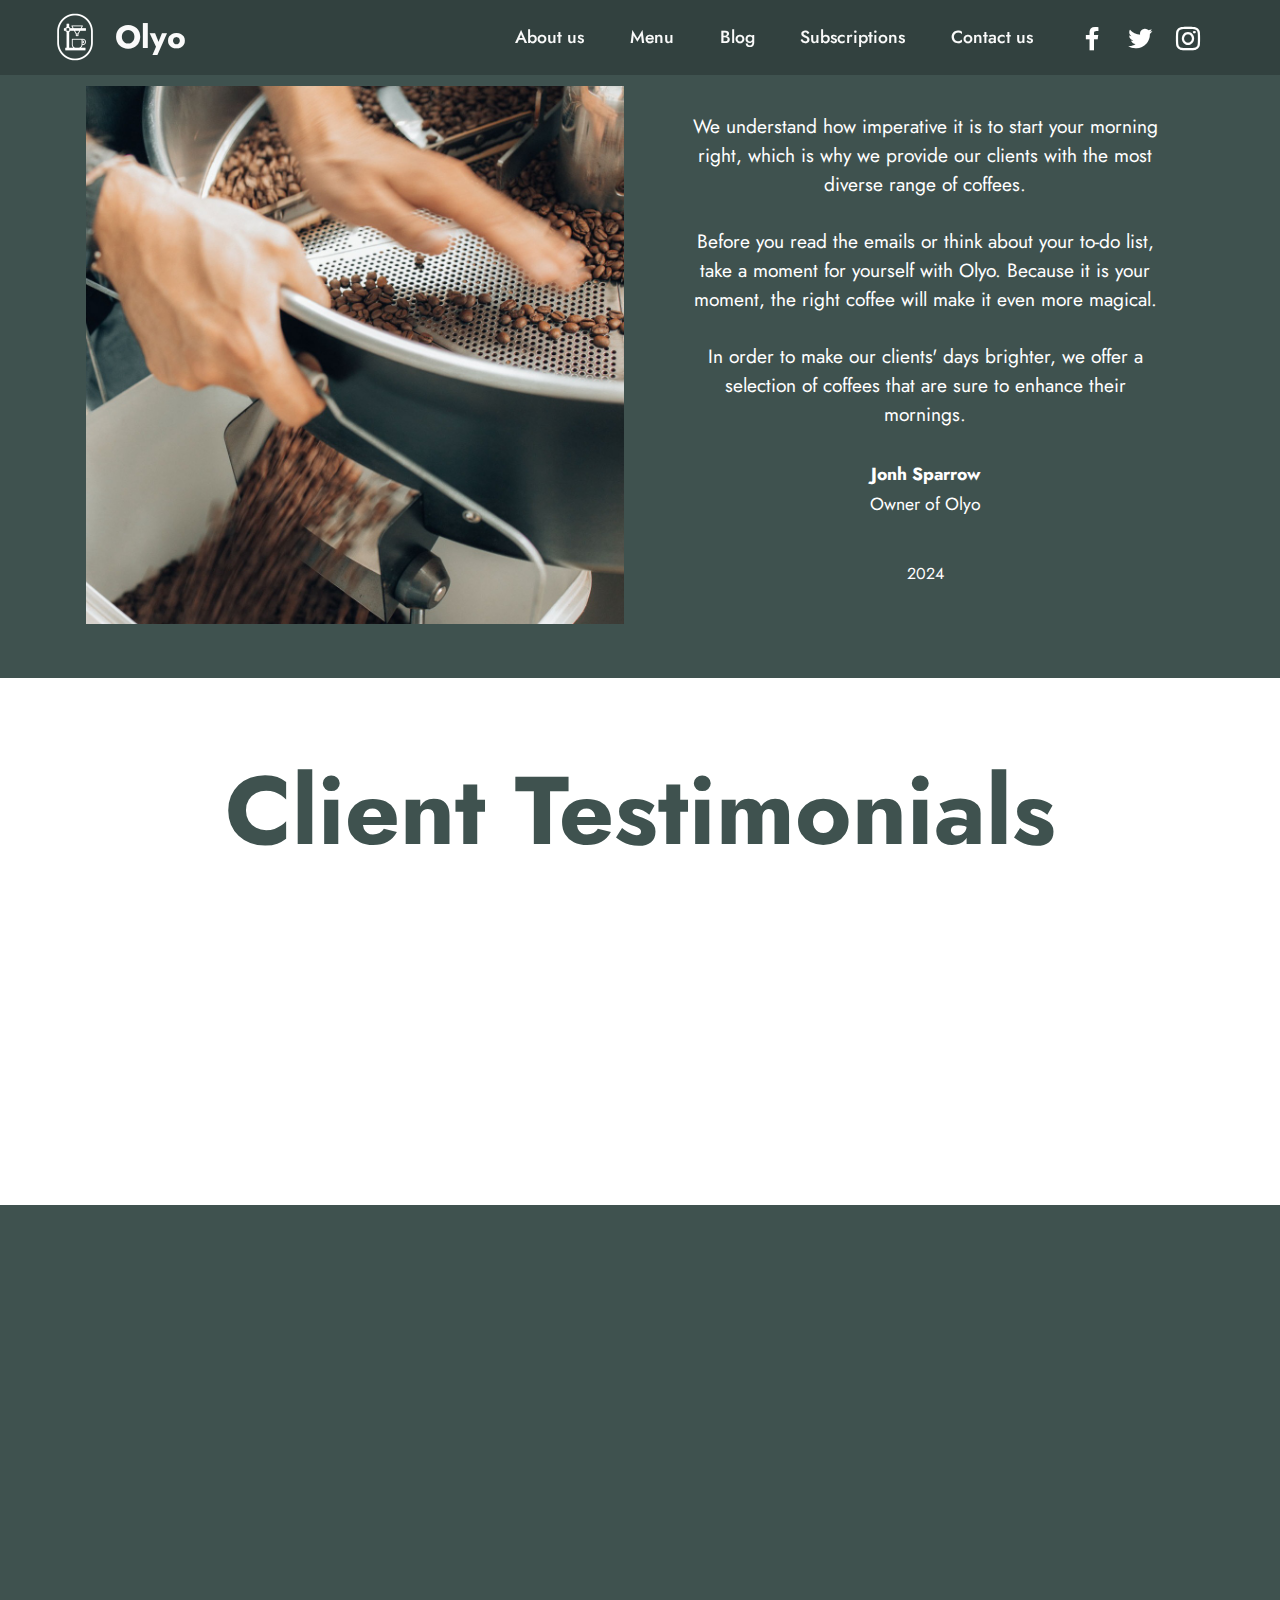
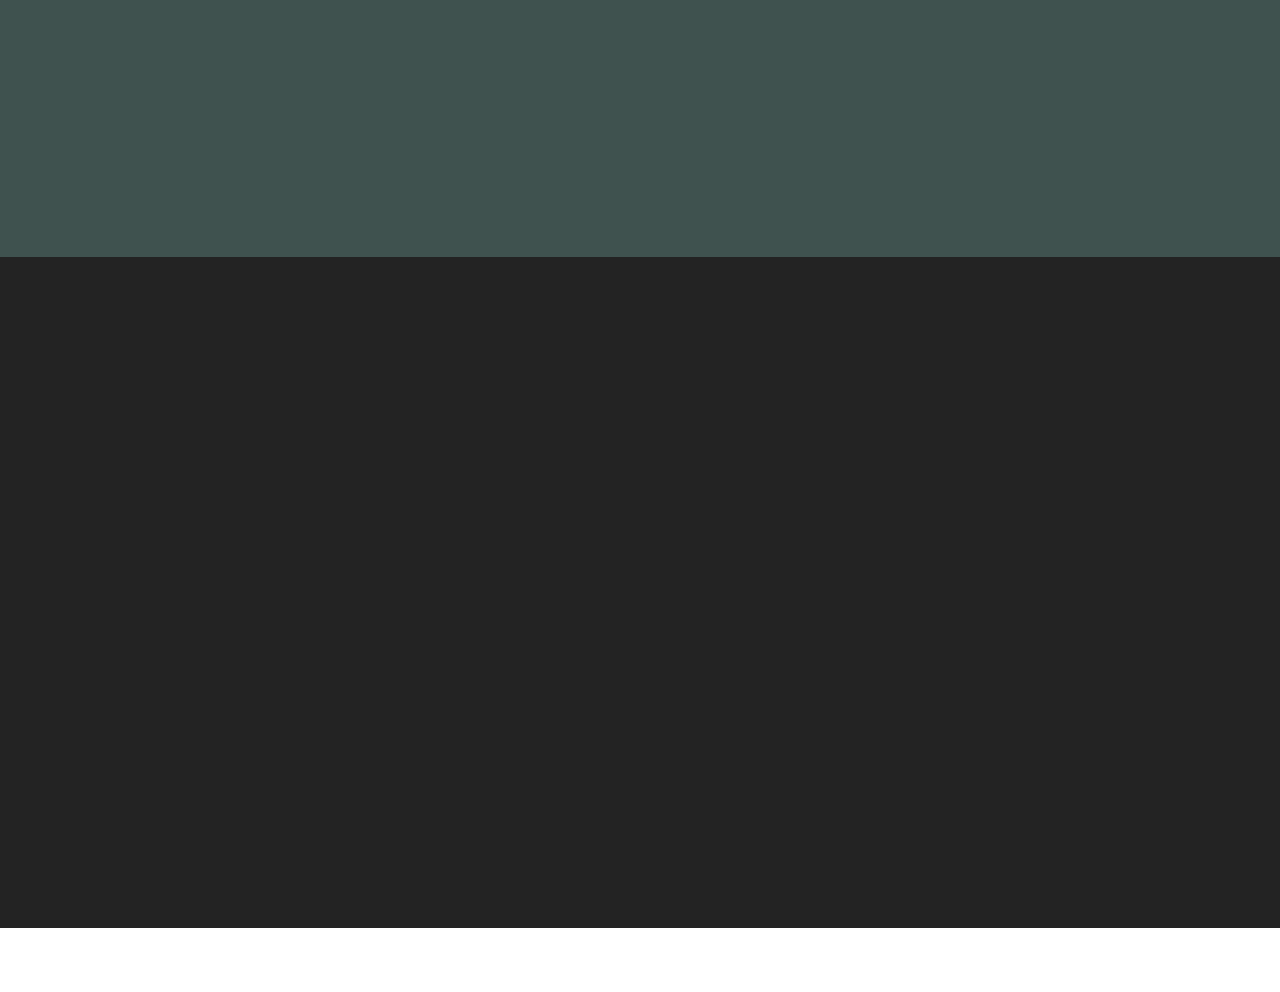
<file: page4.html>
<!DOCTYPE html>
<html  >
<head>
  <!-- Site made with Mobirise Website Builder v5.7.4, https://mobirise.com -->
  <meta charset="UTF-8">
  <meta http-equiv="X-UA-Compatible" content="IE=edge">
  <meta name="generator" content="Mobirise v5.7.4, mobirise.com">
  <meta name="viewport" content="width=device-width, initial-scale=1, minimum-scale=1">
  <link rel="shortcut icon" href="assets/images/design-fr-titlu-6-108x108.png" type="image/x-icon">
  <meta name="description" content="">
  
  
  <title>Despre noi</title>
  <link rel="stylesheet" href="assets/web/assets/mobirise-icons2/mobirise2.css">
  <link rel="stylesheet" href="assets/bootstrap/css/bootstrap.min.css">
  <link rel="stylesheet" href="assets/bootstrap/css/bootstrap-grid.min.css">
  <link rel="stylesheet" href="assets/bootstrap/css/bootstrap-reboot.min.css">
  <link rel="stylesheet" href="assets/animatecss/animate.css">
  <link rel="stylesheet" href="assets/dropdown/css/style.css">
  <link rel="stylesheet" href="assets/socicon/css/styles.css">
  <link rel="stylesheet" href="assets/theme/css/style.css">
  <link rel="preload" href="https://fonts.googleapis.com/css?family=Jost:100,200,300,400,500,600,700,800,900,100i,200i,300i,400i,500i,600i,700i,800i,900i&display=swap" as="style" onload="this.onload=null;this.rel='stylesheet'">
  <noscript><link rel="stylesheet" href="https://fonts.googleapis.com/css?family=Jost:100,200,300,400,500,600,700,800,900,100i,200i,300i,400i,500i,600i,700i,800i,900i&display=swap"></noscript>
  <link rel="preload" as="style" href="assets/mobirise/css/mbr-additional.css"><link rel="stylesheet" href="assets/mobirise/css/mbr-additional.css" type="text/css">

  
  
  
</head>
<body>
  
  <section data-bs-version="5.1" class="menu menu3 cid-tquexhJfBg" once="menu" id="menu3-2c">
    
    <nav class="navbar navbar-dropdown navbar-fixed-top navbar-expand-lg">
        <div class="container-fluid">
            <div class="navbar-brand">
                <span class="navbar-logo">
                    <a href="https://mobiri.se">
                        <img src="assets/images/design-fr-titlu-6-108x108.png" alt="Mobirise Website Builder" style="height: 3.4rem;">
                    </a>
                </span>
                <span class="navbar-caption-wrap"><a class="navbar-caption text-white text-primary display-5" href="index.html#header6-k">Olyo</a></span>
            </div>
            <button class="navbar-toggler" type="button" data-toggle="collapse" data-bs-toggle="collapse" data-target="#navbarSupportedContent" data-bs-target="#navbarSupportedContent" aria-controls="navbarNavAltMarkup" aria-expanded="false" aria-label="Toggle navigation">
                <div class="hamburger">
                    <span></span>
                    <span></span>
                    <span></span>
                    <span></span>
                </div>
            </button>
            <div class="collapse navbar-collapse" id="navbarSupportedContent">
                <ul class="navbar-nav nav-dropdown nav-right" data-app-modern-menu="true"><li class="nav-item"><a class="nav-link link text-white text-primary display-4" href="page4.html#testimonials1-w">About us</a></li><li class="nav-item"><a class="nav-link link text-white text-primary display-4" href="page2.html#features9-11">Menu</a></li>
                    <li class="nav-item"><a class="nav-link link text-white text-primary display-4" href="page1.html#content2-1c">Blog</a></li>
                    <li class="nav-item"><a class="nav-link link text-white text-primary display-4" href="page5.html#countdown4-16">Subscriptions</a>
                    </li><li class="nav-item"><a class="nav-link link text-white text-primary display-4" href="page8.html#share2-2b">Contact us</a></li></ul>
                <div class="icons-menu">
                    <a class="iconfont-wrapper" href="https://mobiri.se" target="_blank">
                        <span class="p-2 mbr-iconfont socicon-facebook socicon"></span>
                    </a>
                    <a class="iconfont-wrapper" href="https://mobiri.se" target="_blank">
                        <span class="p-2 mbr-iconfont socicon-twitter socicon"></span>
                    </a>
                    <a class="iconfont-wrapper" href="https://mobiri.se" target="_blank">
                        <span class="p-2 mbr-iconfont socicon-instagram socicon"></span>
                    </a>
                    
                </div>
                
            </div>
        </div>
    </nav>
</section>

<section data-bs-version="5.1" class="testimonials1 cid-tqnOfVWNj0" id="testimonials1-w">
    

    
    
    <div class="container">
        
        <div class="row align-items-center">
            <div class="col-12 col-md-6">
                <div class="image-wrapper">
                    <img src="assets/images/pexels-maksim-goncharenok-4816421-1256x1884.jpeg" alt="Mobirise Website Builder">
                </div>
            </div>
            <div class="col-12 col-md">
                <div class="text-wrapper">
                    <p class="mbr-text mbr-fonts-style mb-4 display-7">We understand how imperative it is to start your morning right, which is why we provide our clients with the most diverse range of coffees.<br><br> Before you read the emails or think about your to-do list, take a moment for yourself with Olyo. Because it is your moment, the right coffee will make it even more magical.<br><br>In order to make our clients' days brighter, we offer a selection of coffees that are sure to enhance their mornings.</p>
                    <p class="name mbr-fonts-style mb-1 display-4">
                        <strong>Jonh Sparrow</strong></p>
                    <p class="position mbr-fonts-style display-4">Owner of Olyo</p><p><br><strong></strong></p><p>2024</p>
                </div>
            </div>
        </div>
    </div>
</section>

<section data-bs-version="5.1" class="testimonials2 cid-tqnOggryjv" id="testimonials2-x">
    
    
    
    
    <div class="container">
        <h3 class="mbr-section-title mbr-fonts-style align-center mb-4 display-2">
            <strong>Client Testimonials</strong>
        </h3>
        <div class="row justify-content-center">
            <div class="card col-12 col-md-6">
                <p class="mbr-text mbr-fonts-style mb-4 display-7">There is nothing better than meeting up with my best friends at this coffee shop. This is also where you'll find the most delicious matcha in town! <br><br>You guys should definitely check out this place!</p>
                <div class="d-flex mb-md-0 mb-4">
                    <div class="image-wrapper">
                        <img src="assets/images/pexels-pixabay-220453-100x150.jpg" alt="Mobirise Website Builder">
                    </div>
                    <div class="text-wrapper">
                        <p class="name mbr-fonts-style mb-1 display-4">
                            <strong>Martin S.</strong></p>
                        <p class="position mbr-fonts-style display-4">
                            <strong>Client</strong>
                        </p>
                    </div>
                </div>
            </div>
            <div class="card col-12 col-md-6">
                <p class="mbr-text mbr-fonts-style mb-4 display-7">As a coffee enthusiast, I've explored countless cafes, but none have quite captured the essence of the perfect cup like Olyo.&nbsp;<br><br>The attractive interior design enhances the beauty of the place. Freshly ground coffee is always available, and the staff is always friendly. I love reconnecting with myself here.<br></p>
                <div class="d-flex mb-md-0 mb-4">
                    <div class="image-wrapper">
                        <img src="assets/images/pexels-wendel-moretti-2149622-100x151.jpg" alt="Mobirise Website Builder">
                    </div>
                    <div class="text-wrapper">
                        <p class="name mbr-fonts-style mb-1 display-4">
                            <strong>Daria N.</strong></p>
                        <p class="position mbr-fonts-style display-4">
                            <strong>Client</strong>
                        </p>
                    </div>
                </div>
            </div>
        </div>
    </div>
</section>

<section data-bs-version="5.1" class="image2 cid-uaAwPMMnk0" id="image2-2m">
    

    
    

    <div class="container">
        <div class="row align-items-center">
            <div class="col-12 col-lg-6">
                <div class="image-wrapper">
                    <img src="assets/images/pexels-cottonbro-4820838-1256x1884.jpeg" alt="Mobirise Website Builder">
                    <p class="mbr-description mbr-fonts-style mt-2 align-center display-4">
                        .</p>
                </div>
            </div>
            <div class="col-12 col-lg">
                <div class="text-wrapper">
                    <h3 class="mbr-section-title mbr-fonts-style mb-3 display-5">
                        <strong>Coming up!</strong></h3>
                    <p class="mbr-text mbr-fonts-style display-7">Keep following us to find out when we launch our Gold Blend Coffee.<br>
<br>Take this as your chance to enjoy Olyo's coffee grounds in the intimacy of your own home.</p>
                </div>
            </div>
        </div>
    </div>
</section>

<section data-bs-version="5.1" class="footer6 cid-tqp7PSlMjS" once="footers" id="footer6-1a">

    

    

    <div class="container">
        <div class="row content mbr-white">
            <div class="col-12 col-md-3 mbr-fonts-style display-7">
                <h5 class="mbr-section-subtitle mbr-fonts-style mb-2 display-7">
                    <strong>Address</strong>
                </h5>
                <p class="mbr-text mbr-fonts-style display-7">Perida St Dara, 1/36<br>
                    Cluj, Cluj-Napoca.<br>România.</p> <br>
                <h5 class="mbr-section-subtitle mbr-fonts-style mb-2 mt-4 display-7">
                    <strong>Contacts</strong>
                </h5>
                <p class="mbr-text mbr-fonts-style mb-4 display-7">
                    Email: olyoteam@gmail.com <br>
                    Phone: +072 8765 001 <br>
                    Fax: +079 998 9912</p>
            </div>
            <div class="col-12 col-md-3 mbr-fonts-style display-7">
                <h5 class="mbr-section-subtitle mbr-fonts-style mb-2 display-7"><strong>Hours</strong></h5>
                <ul class="list mbr-fonts-style mb-4 display-4">
                    <li class="mbr-text item-wrap">Monday - Friday:</li><li class="mbr-text item-wrap">7:00 am - 5:00 pm</li><li class="mbr-text item-wrap">Saturday - Sunday:</li><li class="mbr-text item-wrap">10:00 am - 11:00 pm</li>
                </ul>
                <h5 class="mbr-section-subtitle mbr-fonts-style mb-2 mt-5 display-7">
                    <strong>Feedback</strong>
                </h5>
                <p class="mbr-text mbr-fonts-style mb-4 display-7">We love feedback! If you have any ideas, bug reports, or other suggestions, please don't hesitate to send them to us!</p>
            </div>
            <div class="col-12 col-md-6">
                <div class="google-map"><iframe frameborder="0" style="border:0" src="https://www.google.com/maps/embed/v1/place?key=AIzaSyDbnCmnHmtigIYiD8jIfeHQv7gW2ANhHD4&amp;q= Cluj-Napoca.România." allowfullscreen=""></iframe></div>
            </div>
            <div class="col-md-6">
                <div class="social-list align-left">
                    <div class="soc-item">
                        <a href="https://twitter.com/mobirise" target="_blank">
                            <span class="socicon-twitter socicon mbr-iconfont mbr-iconfont-social"></span>
                        </a>
                    </div>
                    <div class="soc-item">
                        <a href="https://www.facebook.com/pages/Mobirise/1616226671953247" target="_blank">
                            <span class="socicon-facebook socicon mbr-iconfont mbr-iconfont-social"></span>
                        </a>
                    </div>
                    <div class="soc-item">
                        <a href="https://www.youtube.com/c/mobirise" target="_blank">
                            <span class="mbr-iconfont mbr-iconfont-social socicon-instagram socicon"></span>
                        </a>
                    </div>
                    
                    
                    
                </div>
            </div>
        </div>
        <div class="footer-lower">
            <div class="media-container-row">
                <div class="col-sm-12">
                    <hr>
                </div>
            </div>
            <div class="col-sm-12 copyright pl-0">
                <p class="mbr-text mbr-fonts-style mbr-white display-7">
                    © Copyright 2024 Mobirise - All Rights Reserved
                </p>
            </div>
        </div>
    </div>
</section><section class="display-7" style="padding: 0;align-items: center;justify-content: center;flex-wrap: wrap;    align-content: center;display: flex;position: relative;height: 4rem;"><a href="https://mobiri.se/2923977" style="flex: 1 1;height: 4rem;position: absolute;width: 100%;z-index: 1;"><img alt="" style="height: 4rem;" src="[data-uri]"></a><p style="margin: 0;text-align: center;" class="display-7">&#8204;</p><a style="z-index:1" href="https://mobirise.com/html-builder.html">HTML Builder</a></section><script src="assets/bootstrap/js/bootstrap.bundle.min.js"></script>  <script src="assets/smoothscroll/smooth-scroll.js"></script>  <script src="assets/ytplayer/index.js"></script>  <script src="assets/dropdown/js/navbar-dropdown.js"></script>  <script src="assets/theme/js/script.js"></script>  
  
  
  <input name="animation" type="hidden">
  </body>
</html>
</file>
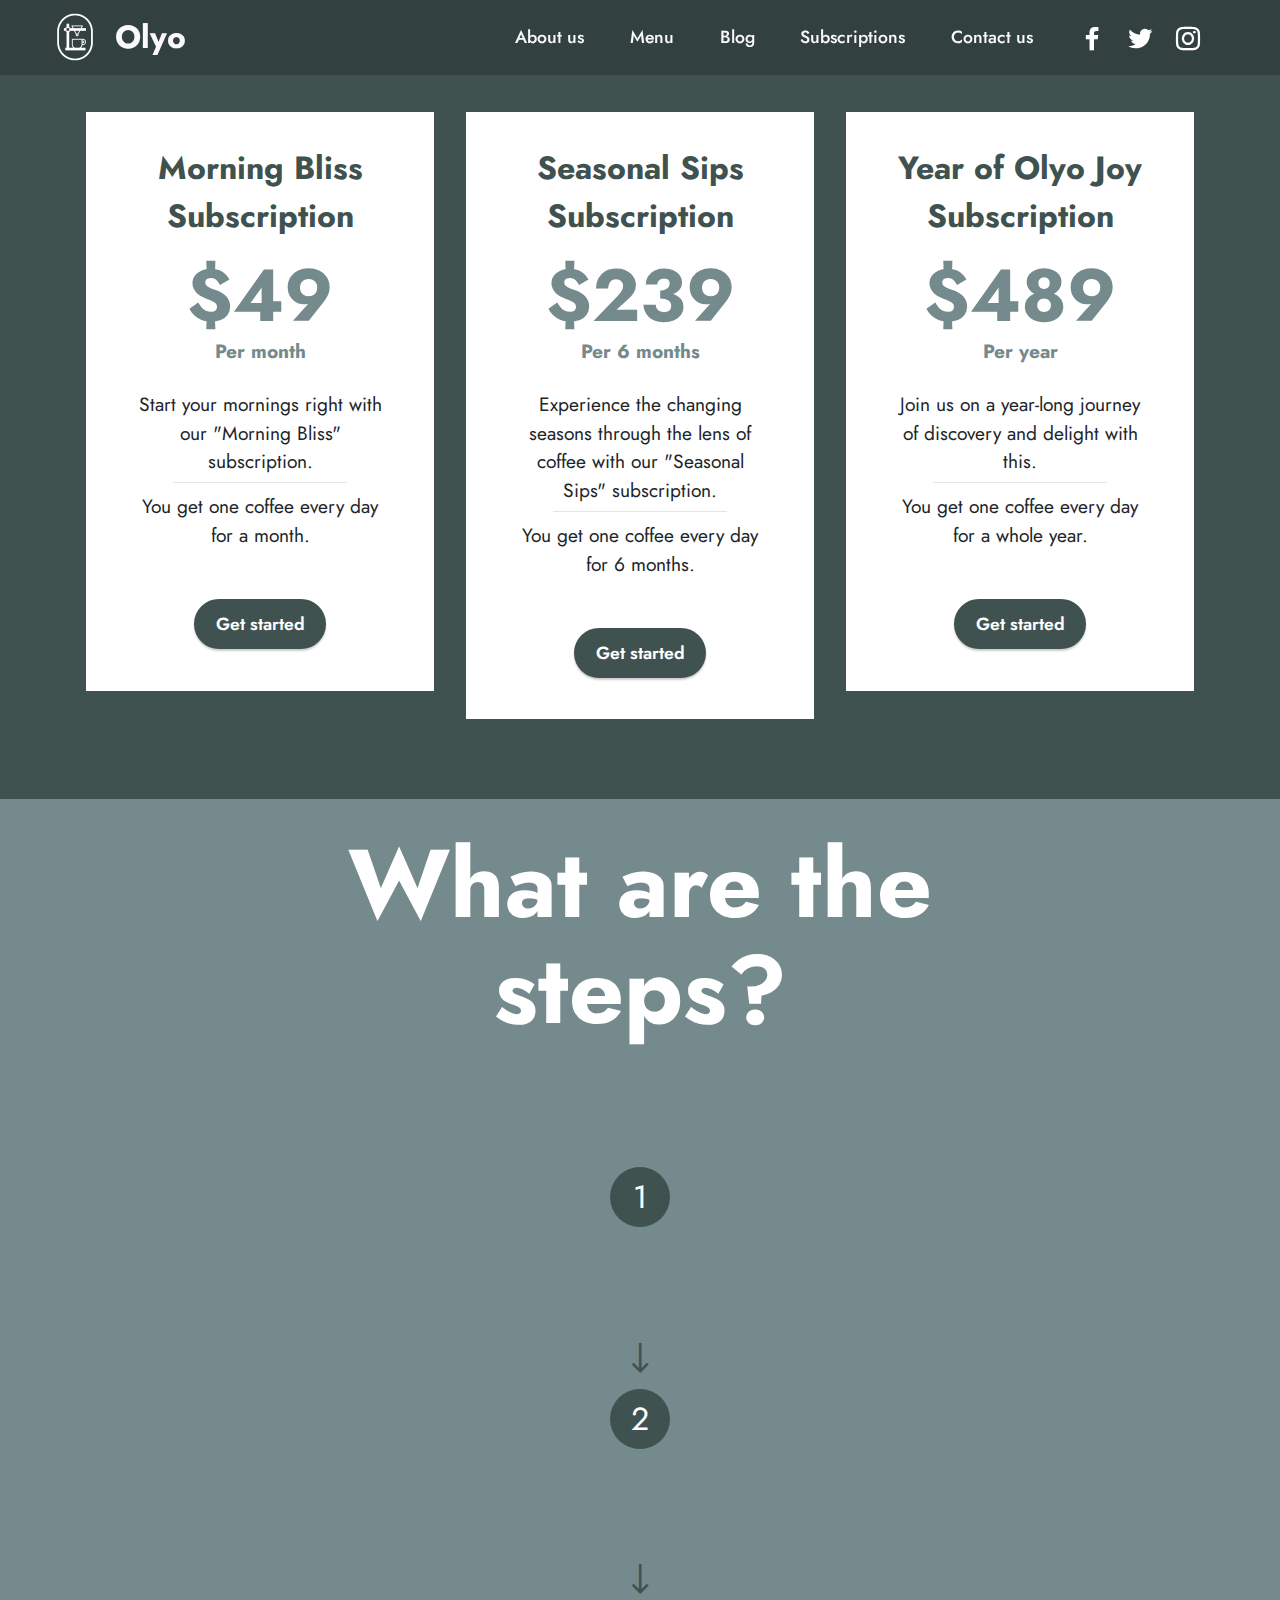
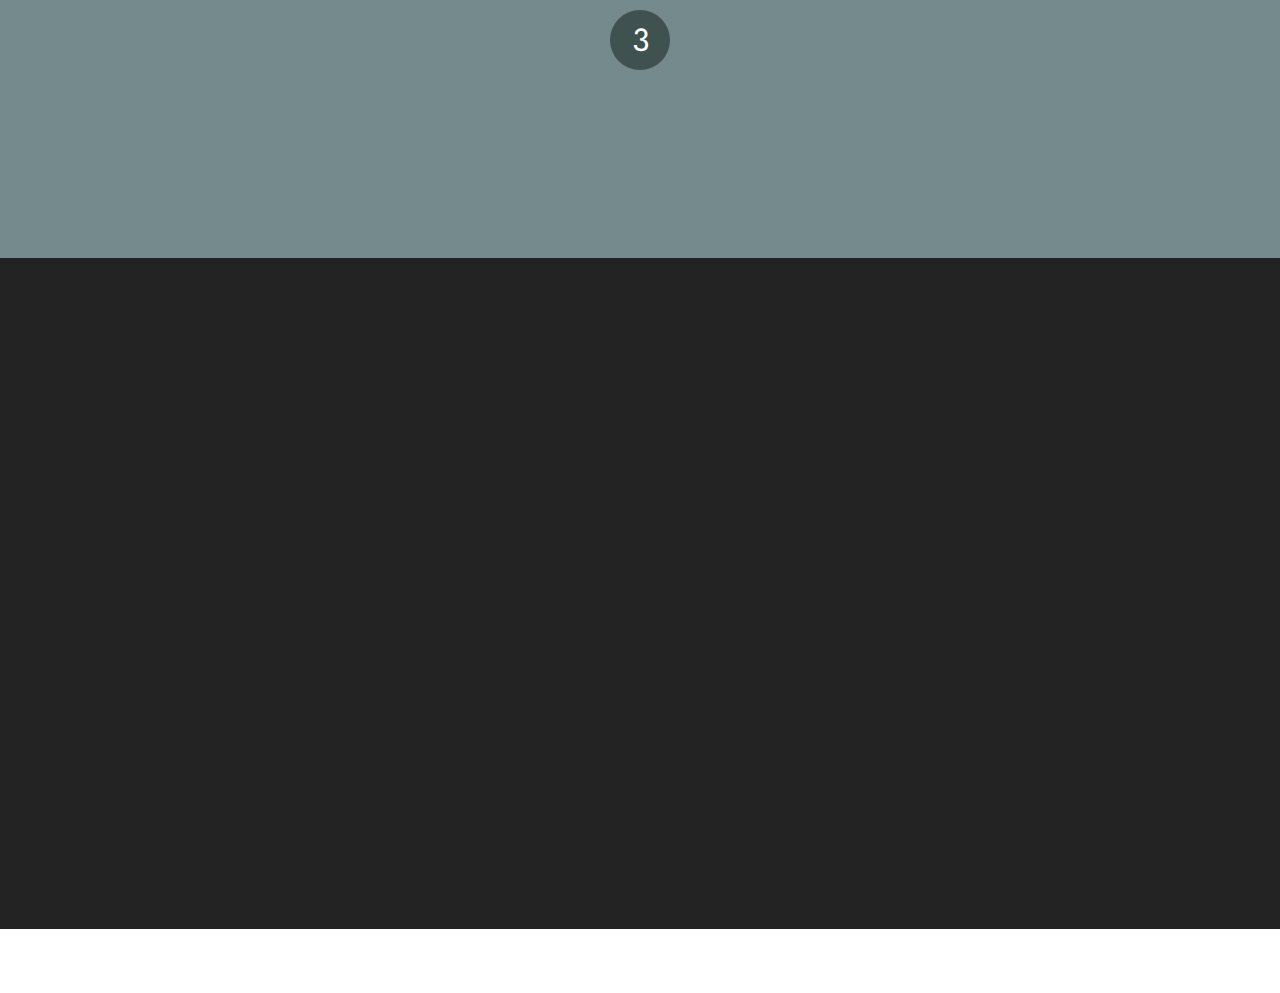
<file: page5.html>
<!DOCTYPE html>
<html  >
<head>
  <!-- Site made with Mobirise Website Builder v5.7.4, https://mobirise.com -->
  <meta charset="UTF-8">
  <meta http-equiv="X-UA-Compatible" content="IE=edge">
  <meta name="generator" content="Mobirise v5.7.4, mobirise.com">
  <meta name="viewport" content="width=device-width, initial-scale=1, minimum-scale=1">
  <link rel="shortcut icon" href="assets/images/design-fr-titlu-6-108x108.png" type="image/x-icon">
  <meta name="description" content="">
  
  
  <title>Subscriptions</title>
  <link rel="stylesheet" href="assets/web/assets/mobirise-icons2/mobirise2.css">
  <link rel="stylesheet" href="assets/bootstrap/css/bootstrap.min.css">
  <link rel="stylesheet" href="assets/bootstrap/css/bootstrap-grid.min.css">
  <link rel="stylesheet" href="assets/bootstrap/css/bootstrap-reboot.min.css">
  <link rel="stylesheet" href="assets/animatecss/animate.css">
  <link rel="stylesheet" href="assets/dropdown/css/style.css">
  <link rel="stylesheet" href="assets/socicon/css/styles.css">
  <link rel="stylesheet" href="assets/theme/css/style.css">
  <link rel="preload" href="https://fonts.googleapis.com/css?family=Jost:100,200,300,400,500,600,700,800,900,100i,200i,300i,400i,500i,600i,700i,800i,900i&display=swap" as="style" onload="this.onload=null;this.rel='stylesheet'">
  <noscript><link rel="stylesheet" href="https://fonts.googleapis.com/css?family=Jost:100,200,300,400,500,600,700,800,900,100i,200i,300i,400i,500i,600i,700i,800i,900i&display=swap"></noscript>
  <link rel="preload" as="style" href="assets/mobirise/css/mbr-additional.css"><link rel="stylesheet" href="assets/mobirise/css/mbr-additional.css" type="text/css">

  
  
  
</head>
<body>
  
  <section data-bs-version="5.1" class="menu menu3 cid-tquexhJfBg" once="menu" id="menu3-2c">
    
    <nav class="navbar navbar-dropdown navbar-fixed-top navbar-expand-lg">
        <div class="container-fluid">
            <div class="navbar-brand">
                <span class="navbar-logo">
                    <a href="https://mobiri.se">
                        <img src="assets/images/design-fr-titlu-6-108x108.png" alt="Mobirise Website Builder" style="height: 3.4rem;">
                    </a>
                </span>
                <span class="navbar-caption-wrap"><a class="navbar-caption text-white text-primary display-5" href="index.html#header6-k">Olyo</a></span>
            </div>
            <button class="navbar-toggler" type="button" data-toggle="collapse" data-bs-toggle="collapse" data-target="#navbarSupportedContent" data-bs-target="#navbarSupportedContent" aria-controls="navbarNavAltMarkup" aria-expanded="false" aria-label="Toggle navigation">
                <div class="hamburger">
                    <span></span>
                    <span></span>
                    <span></span>
                    <span></span>
                </div>
            </button>
            <div class="collapse navbar-collapse" id="navbarSupportedContent">
                <ul class="navbar-nav nav-dropdown nav-right" data-app-modern-menu="true"><li class="nav-item"><a class="nav-link link text-white text-primary display-4" href="page4.html#testimonials1-w">About us</a></li><li class="nav-item"><a class="nav-link link text-white text-primary display-4" href="page2.html#features9-11">Menu</a></li>
                    <li class="nav-item"><a class="nav-link link text-white text-primary display-4" href="page1.html#content2-1c">Blog</a></li>
                    <li class="nav-item"><a class="nav-link link text-white text-primary display-4" href="page5.html#countdown4-16">Subscriptions</a>
                    </li><li class="nav-item"><a class="nav-link link text-white text-primary display-4" href="page8.html#share2-2b">Contact us</a></li></ul>
                <div class="icons-menu">
                    <a class="iconfont-wrapper" href="https://mobiri.se" target="_blank">
                        <span class="p-2 mbr-iconfont socicon-facebook socicon"></span>
                    </a>
                    <a class="iconfont-wrapper" href="https://mobiri.se" target="_blank">
                        <span class="p-2 mbr-iconfont socicon-twitter socicon"></span>
                    </a>
                    <a class="iconfont-wrapper" href="https://mobiri.se" target="_blank">
                        <span class="p-2 mbr-iconfont socicon-instagram socicon"></span>
                    </a>
                    
                </div>
                
            </div>
        </div>
    </nav>
</section>

<section data-bs-version="5.1" class="pricing2 cid-uaAvWWerm8" id="pricing2-2i">
    

    
    
    <div class="container">
        <div class="row justify-content-center">
            <div class="col-12 col-md-6 align-center col-lg-4">
                <div class="plan">
                    <div class="plan-header">
                        <h6 class="plan-title mbr-fonts-style mb-3 display-5"><strong>Morning Bliss Subscription</strong></h6>
                        <div class="plan-price">
                            <p class="price mbr-fonts-style m-0 display-1"><strong>$49</strong></p>
                            <p class="price-term mbr-fonts-style mb-3 display-7"><strong>Per month</strong>
                            </p>
                        </div>
                    </div>
                    <div class="plan-body">
                        <div class="plan-list mb-4">
                            <ul class="list-group mbr-fonts-style list-group-flush display-7">
                                <li class="list-group-item"><span style="background-color: transparent; font-size: 1.2rem;">Start your mornings right with our "Morning Bliss" subscription.</span><br></li><li class="list-group-item">You get one coffee every day for a month.</li>
                            </ul>
                        </div>
                        <div class="mbr-section-btn text-center">
                            <a href="https://mobiri.se" class="btn btn-primary display-4">Get started</a>
                        </div>
                    </div>
                </div>
            </div>
            <div class="col-12 col-md-6 align-center col-lg-4">
                <div class="plan">
                    <div class="plan-header">
                        <h6 class="plan-title mbr-fonts-style mb-3 display-5"><strong>Seasonal Sips Subscription</strong></h6>
                        <div class="plan-price">
                            <p class="price mbr-fonts-style m-0 display-1"><strong>$239</strong></p>
                            <p class="price-term mbr-fonts-style mb-3 display-7"><strong>Per 6 months</strong></p>
                        </div>
                    </div>
                    <div class="plan-body">
                        <div class="plan-list mb-4">
                            <ul class="list-group mbr-fonts-style list-group-flush display-7">
                                <li class="list-group-item"><span style="background-color: transparent; font-size: 1.2rem;">Experience the changing seasons through the lens of coffee with our "Seasonal Sips" subscription.</span></li><li class="list-group-item">You get one coffee every day for 6 months.</li>
                            </ul>
                        </div>
                        <div class="mbr-section-btn text-center">
                            <a href="https://mobiri.se" class="btn btn-primary display-4">Get started</a>
                        </div>
                    </div>
                </div>
            </div>
            <div class="col-12 col-md-6 align-center col-lg-4">
                <div class="plan">
                    <div class="plan-header">
                        <h6 class="plan-title mbr-fonts-style mb-3 display-5"><strong>Year of Olyo Joy Subscription</strong></h6>
                        <div class="plan-price">
                            <p class="price mbr-fonts-style m-0 display-1"><strong>$489</strong></p>
                            <p class="price-term mbr-fonts-style mb-3 display-7"><strong>Per year</strong></p>
                        </div>
                    </div>
                    <div class="plan-body">
                        <div class="plan-list mb-4">
                            <ul class="list-group mbr-fonts-style list-group-flush display-7">
                                <li class="list-group-item"><span style="background-color: transparent; font-size: 1.2rem;">Join us on a year-long journey of discovery and delight with this.</span></li><li class="list-group-item">You get one coffee every day for a whole year.</li>
                            </ul>
                        </div>
                        <div class="mbr-section-btn text-center">
                            <a href="https://mobiri.se" class="btn btn-primary display-4">Get started</a>
                        </div>
                    </div>
                </div>
            </div>
            
        </div>
    </div>
</section>

<section data-bs-version="5.1" class="features21 cid-uaAw0H0FhR" id="features21-2j">

    

    
    
    <div class="container">
        <div class="row justify-content-center">
            <div class="col-md-12 col-lg-9">
                <div class="card-wrapper mb-4">
                    <div class="card-box align-center">
                        <h4 class="card-title mbr-fonts-style mb-4 display-2"><strong>What are the steps?</strong></h4>
                        <p class="mbr-text mbr-fonts-style mb-4 display-7">
                            There are three steps for getting a coffee subscription from Olyo Caffe:</p>
                        
                    </div>
                </div>
            </div>
            <div class="col-12 col-md-8">
                <div class="item mbr-flex">
                    <div class="icon-wrap w-100">
                        <div class="icon-box">
                            <span class="step-number mbr-fonts-style display-5">1</span>
                        </div>
                    </div>
                    <div class="text-box">
                        <h4 class="icon-title card-title mbr-black mbr-fonts-style display-7"><strong>Choose Your Subscription Plan</strong></h4>
                        <h5 class="icon-text mbr-black mbr-fonts-style display-4">Browse through our selection of subscription plans and choose the one that <br>best fits your preferences and budget.</h5>
                    </div>
                </div>
                <div class="item mbr-flex">
                    <div class="icon-wrap w-100">
                        <div class="icon-box">
                            <span class="step-number mbr-fonts-style display-5">2</span>
                        </div>
                    </div>
                    <div class="text-box">
                        <h4 class="icon-title card-title mbr-black mbr-fonts-style display-7"><strong>Sign Up Online or In-Store</strong></h4>
                        <h5 class="icon-text mbr-black mbr-fonts-style display-4">Once you've selected your desired subscription plan, you can easily sign up online<br> through our website or visit us in-store to enroll.</h5>
                    </div>
                </div>
                <div class="item mbr-flex last">
                    <div class="icon-wrap w-100">
                        <div class="icon-box">
                            <span class="step-number mbr-fonts-style display-5">3</span>
                        </div>
                    </div>
                    <div class="text-box">
                        <h4 class="icon-title card-title mbr-black mbr-fonts-style display-7"><strong>Get Ready To Enjoy</strong></h4>
                        <h5 class="icon-text mbr-black mbr-fonts-style display-4">After signing up, all that's left to do is get ready to enjoy your daily dose of coffee bliss! <br>Each month (or according to your chosen frequency), visit us at Olyo <br>to pick up your freshly roasted coffee cup.&nbsp;</h5>
                    </div>
                </div>
                
                
                
                
                
                
                
            </div>
        </div>
    </div>
</section>

<section data-bs-version="5.1" class="footer6 cid-tqp7PSlMjS" once="footers" id="footer6-1a">

    

    

    <div class="container">
        <div class="row content mbr-white">
            <div class="col-12 col-md-3 mbr-fonts-style display-7">
                <h5 class="mbr-section-subtitle mbr-fonts-style mb-2 display-7">
                    <strong>Address</strong>
                </h5>
                <p class="mbr-text mbr-fonts-style display-7">Perida St Dara, 1/36<br>
                    Cluj, Cluj-Napoca.<br>România.</p> <br>
                <h5 class="mbr-section-subtitle mbr-fonts-style mb-2 mt-4 display-7">
                    <strong>Contacts</strong>
                </h5>
                <p class="mbr-text mbr-fonts-style mb-4 display-7">
                    Email: olyoteam@gmail.com <br>
                    Phone: +072 8765 001 <br>
                    Fax: +079 998 9912</p>
            </div>
            <div class="col-12 col-md-3 mbr-fonts-style display-7">
                <h5 class="mbr-section-subtitle mbr-fonts-style mb-2 display-7"><strong>Hours</strong></h5>
                <ul class="list mbr-fonts-style mb-4 display-4">
                    <li class="mbr-text item-wrap">Monday - Friday:</li><li class="mbr-text item-wrap">7:00 am - 5:00 pm</li><li class="mbr-text item-wrap">Saturday - Sunday:</li><li class="mbr-text item-wrap">10:00 am - 11:00 pm</li>
                </ul>
                <h5 class="mbr-section-subtitle mbr-fonts-style mb-2 mt-5 display-7">
                    <strong>Feedback</strong>
                </h5>
                <p class="mbr-text mbr-fonts-style mb-4 display-7">We love feedback! If you have any ideas, bug reports, or other suggestions, please don't hesitate to send them to us!</p>
            </div>
            <div class="col-12 col-md-6">
                <div class="google-map"><iframe frameborder="0" style="border:0" src="https://www.google.com/maps/embed/v1/place?key=AIzaSyDbnCmnHmtigIYiD8jIfeHQv7gW2ANhHD4&amp;q= Cluj-Napoca.România." allowfullscreen=""></iframe></div>
            </div>
            <div class="col-md-6">
                <div class="social-list align-left">
                    <div class="soc-item">
                        <a href="https://twitter.com/mobirise" target="_blank">
                            <span class="socicon-twitter socicon mbr-iconfont mbr-iconfont-social"></span>
                        </a>
                    </div>
                    <div class="soc-item">
                        <a href="https://www.facebook.com/pages/Mobirise/1616226671953247" target="_blank">
                            <span class="socicon-facebook socicon mbr-iconfont mbr-iconfont-social"></span>
                        </a>
                    </div>
                    <div class="soc-item">
                        <a href="https://www.youtube.com/c/mobirise" target="_blank">
                            <span class="mbr-iconfont mbr-iconfont-social socicon-instagram socicon"></span>
                        </a>
                    </div>
                    
                    
                    
                </div>
            </div>
        </div>
        <div class="footer-lower">
            <div class="media-container-row">
                <div class="col-sm-12">
                    <hr>
                </div>
            </div>
            <div class="col-sm-12 copyright pl-0">
                <p class="mbr-text mbr-fonts-style mbr-white display-7">
                    © Copyright 2024 Mobirise - All Rights Reserved
                </p>
            </div>
        </div>
    </div>
</section><section class="display-7" style="padding: 0;align-items: center;justify-content: center;flex-wrap: wrap;    align-content: center;display: flex;position: relative;height: 4rem;"><a href="https://mobiri.se/2923977" style="flex: 1 1;height: 4rem;position: absolute;width: 100%;z-index: 1;"><img alt="" style="height: 4rem;" src="[data-uri]"></a><p style="margin: 0;text-align: center;" class="display-7">&#8204;</p><a style="z-index:1" href="https://mobirise.com/builder/ai-website-generator.html">AI Website Generator</a></section><script src="assets/bootstrap/js/bootstrap.bundle.min.js"></script>  <script src="assets/smoothscroll/smooth-scroll.js"></script>  <script src="assets/ytplayer/index.js"></script>  <script src="assets/dropdown/js/navbar-dropdown.js"></script>  <script src="assets/theme/js/script.js"></script>  
  
  
  <input name="animation" type="hidden">
  </body>
</html>
</file>
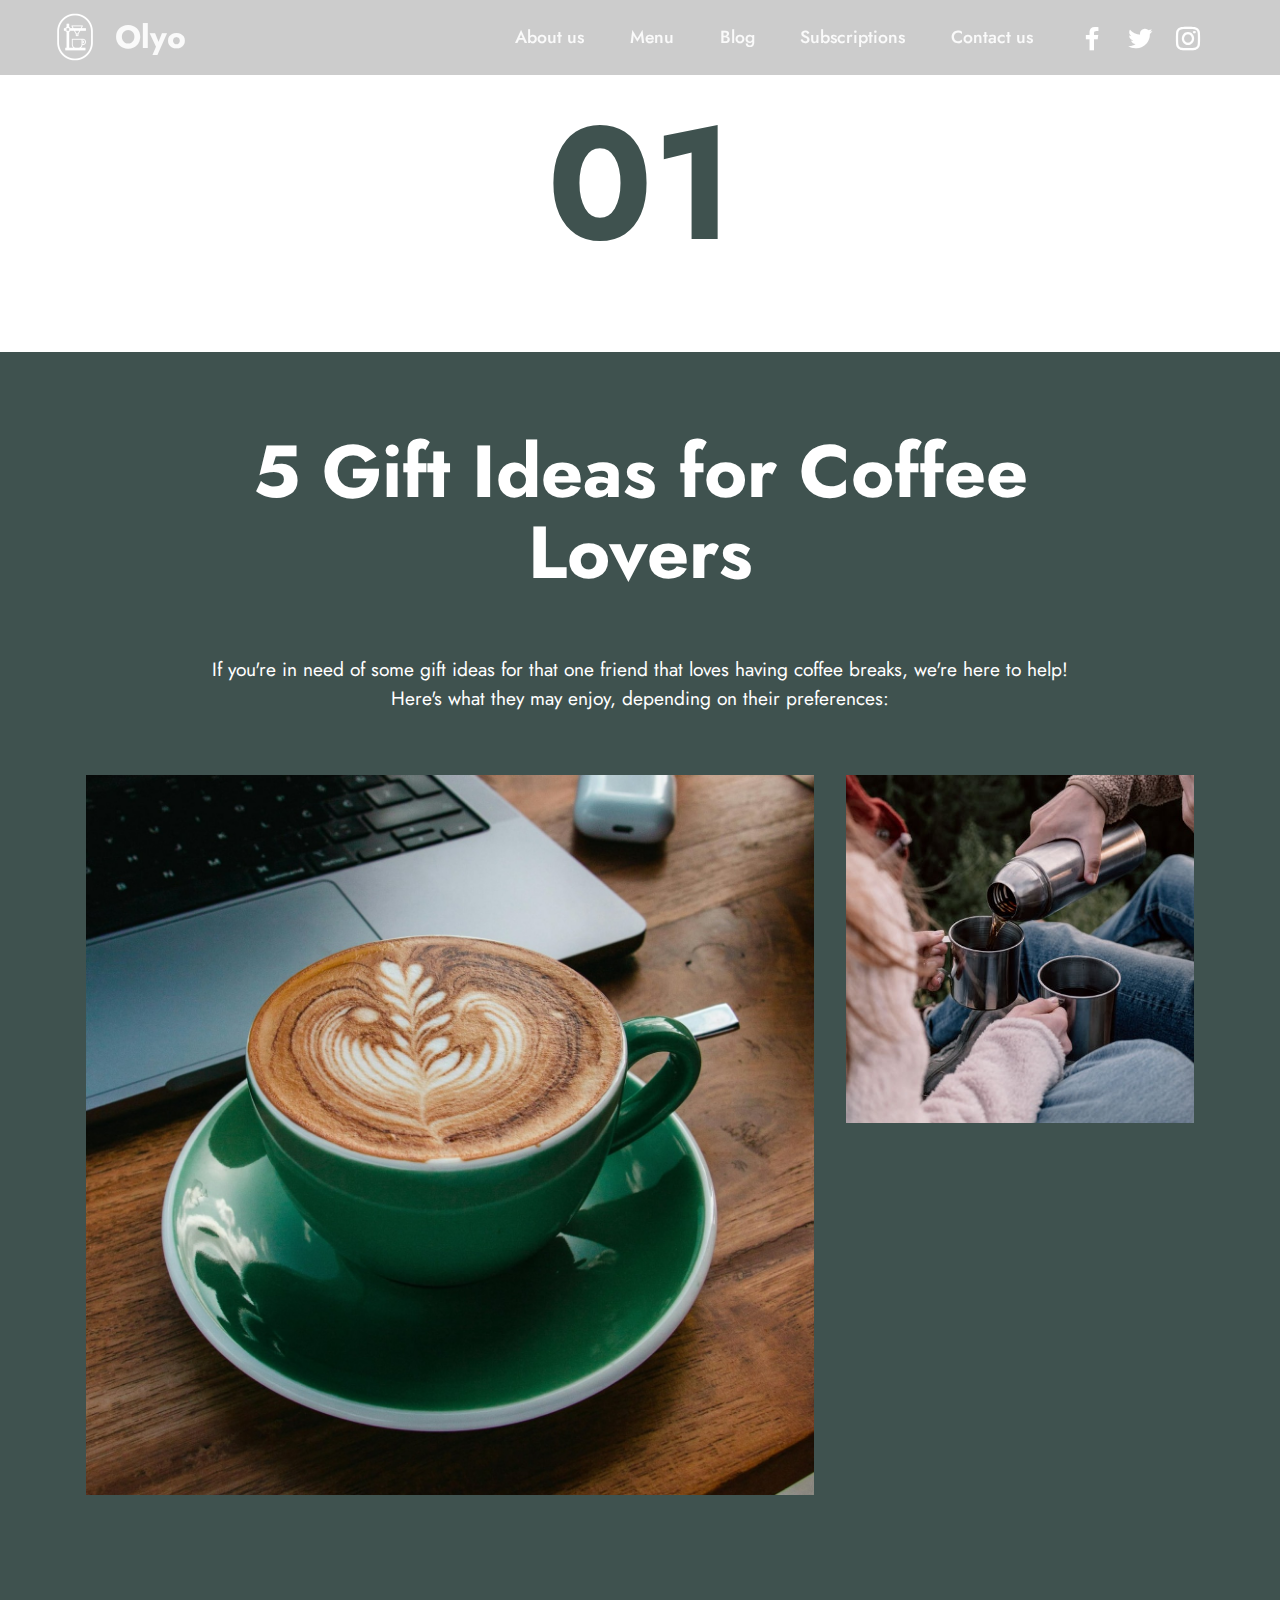
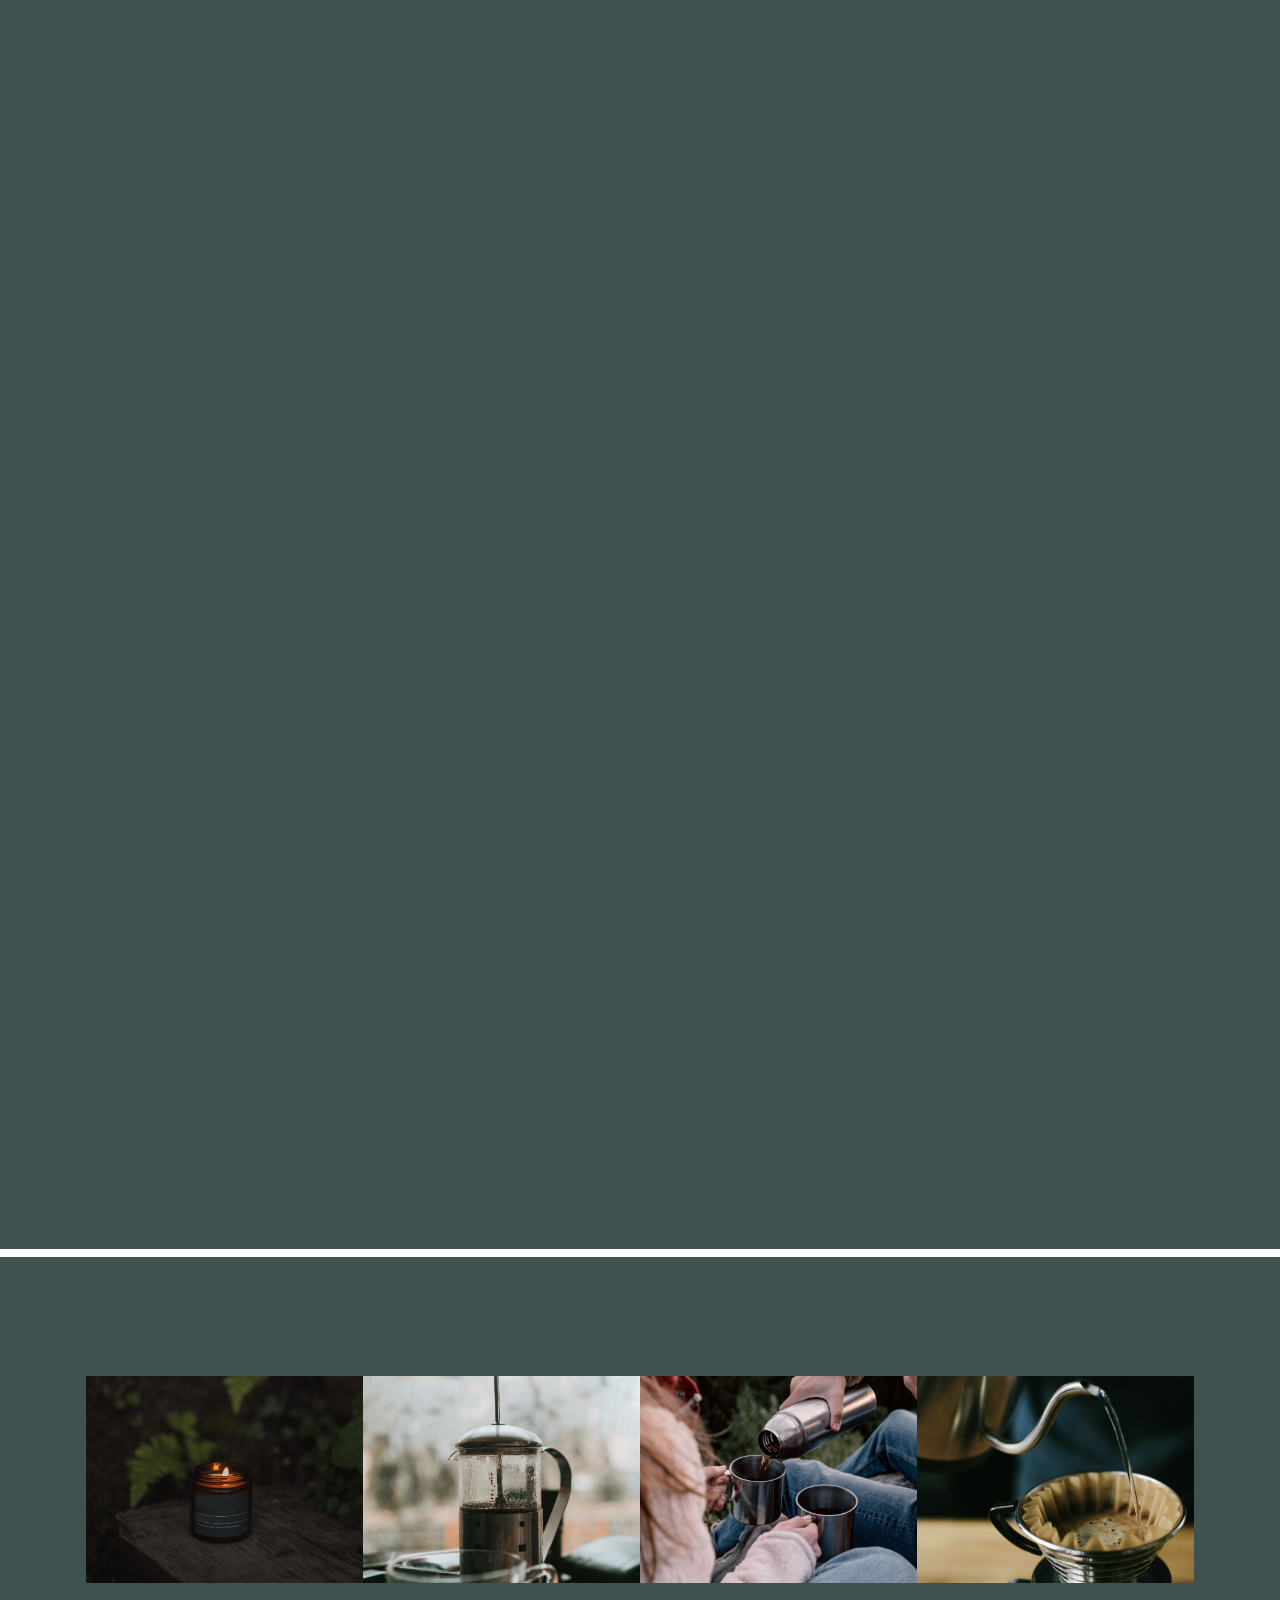
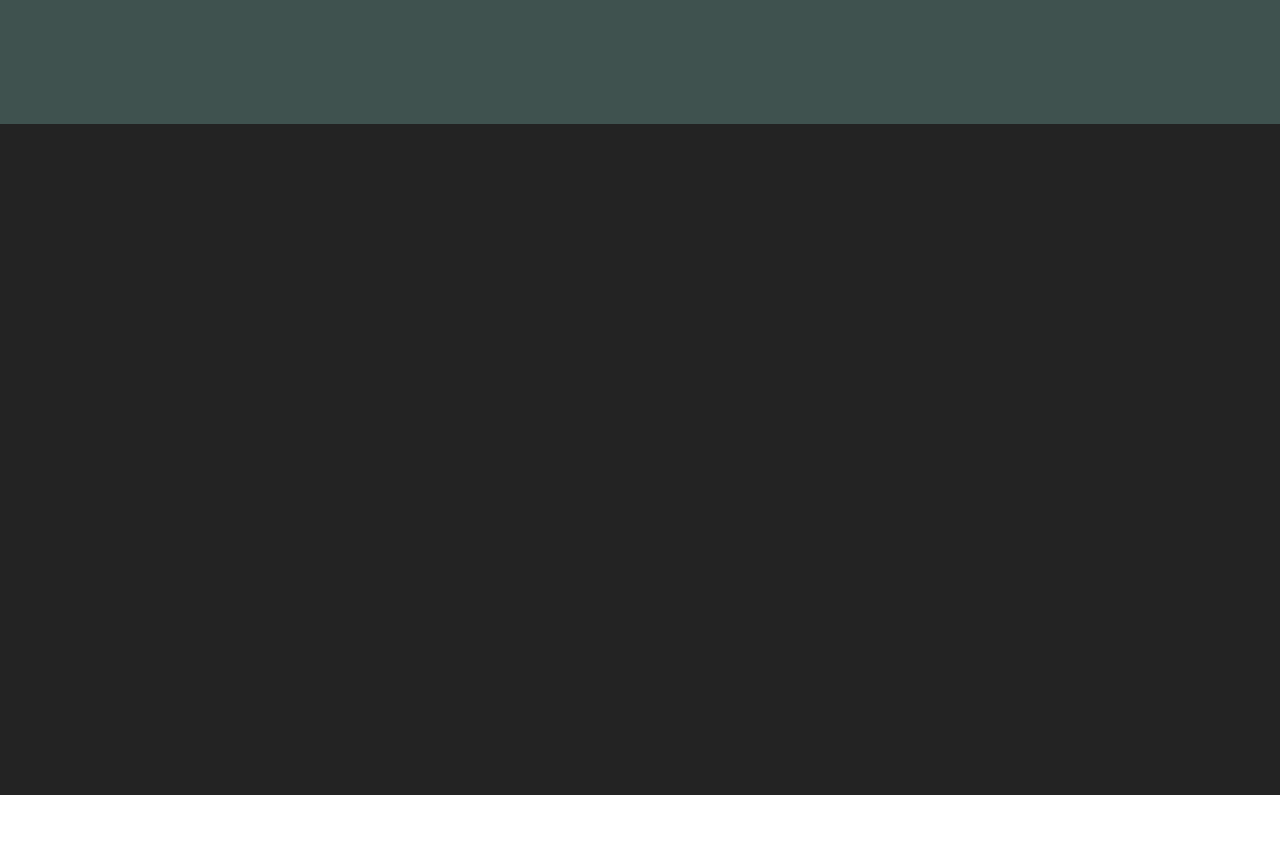
<file: page6.html>
<!DOCTYPE html>
<html  >
<head>
  <!-- Site made with Mobirise Website Builder v5.7.4, https://mobirise.com -->
  <meta charset="UTF-8">
  <meta http-equiv="X-UA-Compatible" content="IE=edge">
  <meta name="generator" content="Mobirise v5.7.4, mobirise.com">
  <meta name="viewport" content="width=device-width, initial-scale=1, minimum-scale=1">
  <link rel="shortcut icon" href="assets/images/design-fr-titlu-6-108x108.png" type="image/x-icon">
  <meta name="description" content="">
  
  
  <title>Part 1</title>
  <link rel="stylesheet" href="assets/web/assets/mobirise-icons2/mobirise2.css">
  <link rel="stylesheet" href="assets/bootstrap/css/bootstrap.min.css">
  <link rel="stylesheet" href="assets/bootstrap/css/bootstrap-grid.min.css">
  <link rel="stylesheet" href="assets/bootstrap/css/bootstrap-reboot.min.css">
  <link rel="stylesheet" href="assets/animatecss/animate.css">
  <link rel="stylesheet" href="assets/dropdown/css/style.css">
  <link rel="stylesheet" href="assets/socicon/css/styles.css">
  <link rel="stylesheet" href="assets/theme/css/style.css">
  <link rel="preload" href="https://fonts.googleapis.com/css?family=Jost:100,200,300,400,500,600,700,800,900,100i,200i,300i,400i,500i,600i,700i,800i,900i&display=swap" as="style" onload="this.onload=null;this.rel='stylesheet'">
  <noscript><link rel="stylesheet" href="https://fonts.googleapis.com/css?family=Jost:100,200,300,400,500,600,700,800,900,100i,200i,300i,400i,500i,600i,700i,800i,900i&display=swap"></noscript>
  <link rel="preload" as="style" href="assets/mobirise/css/mbr-additional.css"><link rel="stylesheet" href="assets/mobirise/css/mbr-additional.css" type="text/css">

  
  
  
</head>
<body>
  
  <section data-bs-version="5.1" class="menu menu3 cid-tquexhJfBg" once="menu" id="menu3-2c">
    
    <nav class="navbar navbar-dropdown navbar-fixed-top navbar-expand-lg">
        <div class="container-fluid">
            <div class="navbar-brand">
                <span class="navbar-logo">
                    <a href="https://mobiri.se">
                        <img src="assets/images/design-fr-titlu-6-108x108.png" alt="Mobirise Website Builder" style="height: 3.4rem;">
                    </a>
                </span>
                <span class="navbar-caption-wrap"><a class="navbar-caption text-white text-primary display-5" href="index.html#header6-k">Olyo</a></span>
            </div>
            <button class="navbar-toggler" type="button" data-toggle="collapse" data-bs-toggle="collapse" data-target="#navbarSupportedContent" data-bs-target="#navbarSupportedContent" aria-controls="navbarNavAltMarkup" aria-expanded="false" aria-label="Toggle navigation">
                <div class="hamburger">
                    <span></span>
                    <span></span>
                    <span></span>
                    <span></span>
                </div>
            </button>
            <div class="collapse navbar-collapse" id="navbarSupportedContent">
                <ul class="navbar-nav nav-dropdown nav-right" data-app-modern-menu="true"><li class="nav-item"><a class="nav-link link text-white text-primary display-4" href="page4.html#testimonials1-w">About us</a></li><li class="nav-item"><a class="nav-link link text-white text-primary display-4" href="page2.html#features9-11">Menu</a></li>
                    <li class="nav-item"><a class="nav-link link text-white text-primary display-4" href="page1.html#content2-1c">Blog</a></li>
                    <li class="nav-item"><a class="nav-link link text-white text-primary display-4" href="page5.html#countdown4-16">Subscriptions</a>
                    </li><li class="nav-item"><a class="nav-link link text-white text-primary display-4" href="page8.html#share2-2b">Contact us</a></li></ul>
                <div class="icons-menu">
                    <a class="iconfont-wrapper" href="https://mobiri.se" target="_blank">
                        <span class="p-2 mbr-iconfont socicon-facebook socicon"></span>
                    </a>
                    <a class="iconfont-wrapper" href="https://mobiri.se" target="_blank">
                        <span class="p-2 mbr-iconfont socicon-twitter socicon"></span>
                    </a>
                    <a class="iconfont-wrapper" href="https://mobiri.se" target="_blank">
                        <span class="p-2 mbr-iconfont socicon-instagram socicon"></span>
                    </a>
                    
                </div>
                
            </div>
        </div>
    </nav>
</section>

<section data-bs-version="5.1" class="features21 cid-tqpf1xgLwj" id="features22-1l">

    

    
    
    <div class="container">
        <div class="row justify-content-center">
            <div class="col-12 col-md-8">
                <div class="item mbr-flex">
                    <div class="icon-box w-100">
                        <span class="step-number mbr-fonts-style display-1">01</span>
                    </div>
                    
                </div>
                
                
                
                
                
                
                
            </div>
        </div>
    </div>
</section>

<section data-bs-version="5.1" class="content4 cid-tquqRCoqwq" id="content4-2f">
    

    
    
    <div class="container">
        <div class="row justify-content-center">
            <div class="title col-md-12 col-lg-10">
                <h3 class="mbr-section-title mbr-fonts-style align-center mb-4 display-1"><strong>5 Gift Ideas for Coffee Lovers</strong></h3>
                <h4 class="mbr-section-subtitle align-center mbr-fonts-style mb-4 display-7">
                    
                <div><br></div><div>If you're in need of some gift ideas for that one friend that loves having coffee breaks, we're here to help!
</div><div>Here's what they may enjoy, depending on their preferences:</div></h4>
                
            </div>
        </div>
    </div>
</section>

<section data-bs-version="5.1" class="image6 cid-tqpfo6h6JT" id="image6-1p">
    
    
    
    
    
    <div class="container">
        <div class="row">
            <div class="col-12 col-md-12">
                <div class="row">
                    <div class="col-12 col-lg-8">
                        <div class="img-item mb-3">
                            <img src="assets/images/pexels-pincalo-14930389-1696x2544.jpeg" alt="Mobirise Website Builder">
                            <div class="img-description mbr-white">
                                <p class="mbr-fonts-style align-center text1 display-7">
                                    1. A cute collectible coffee cup.
                                </p>
                            </div>
                        </div>
                    </div>
                    <div class="col-12 col-lg">
                        <div class="img-item mb-3">
                            <img src="assets/images/pexels-cottonbro-studio-6318271-816x544.jpeg" alt="Mobirise Website Builder">
                            <div class="img-description mbr-white">
                                <p class="mbr-fonts-style align-center text2 display-7">2. A travel coffee mug.&nbsp;<br></p>
                            </div>
                        </div>
                    </div>
                </div>
            </div>
        </div>
    </div>
</section>

<section data-bs-version="5.1" class="image4 cid-tqpfp1A0tp" id="image4-1q">
    

    
    

    <div class="container">
        <div class="row">
            <div class="col-12 col-lg-6">
                <div class="image-wrapper">
                    <img src="assets/images/pexels-pratik-gupta-2748535-1256x1886.jpeg" alt="Mobirise Website Builder">
                    <p class="mbr-text mbr-fonts-style mt-2 align-center display-4">
                        <br>4. French Press.</p>
                </div>
            </div>
            <div class="col-12 col-lg-6">
                <div class="image-wrapper">
                    <img src="assets/images/pexels-andrew-neel-3178819-1256x1884.jpeg" alt="Mobirise Website Builder">
                    <p class="mbr-text mbr-fonts-style mt-2 align-center display-4">
                        <br>3. A led mug warmer.</p>
                </div>
            </div>
        </div>
    </div>
</section>

<section data-bs-version="5.1" class="image3 cid-tqpfrnyXxy" id="image3-1r">
    

    
    

    <div class="container">
        <div class="row justify-content-center">
            <div class="col-12 col-lg-8">
                <div class="image-wrapper">
                    <img src="assets/images/pexels-anastasia-shuraeva-4502455-2136x3204.jpeg" alt="Mobirise Website Builder">
                    <p class="mbr-description mbr-fonts-style mt-2 align-center display-4">
                        <br>5. A sweet fresh coffee candle.</p>
                </div>
            </div>
        </div>
    </div>
</section>

<section data-bs-version="5.1" class="gallery4 mbr-gallery cid-tqpfjSixPm" id="gallery4-1n">
    

    
    

    <div class="container">
        <div class="mbr-section-head">
            
            <h4 class="mbr-section-subtitle mbr-fonts-style align-center mb-0 mt-2 display-7"><br><br><div><br></div></h4>
        </div>
        <div class="row mbr-gallery mt-4">
            <div class="col-12 col-md-6 col-lg-3 item gallery-image">
                <div class="item-wrapper" data-toggle="modal" data-bs-toggle="modal" data-target="#uaB7gjjyBr-modal" data-bs-target="#uaB7gjjyBr-modal">
                    <img class="w-100" src="assets/images/pexels-anastasia-shuraeva-4502452-1288x1932.jpeg" alt="Mobirise Website Builder" data-slide-to="0" data-bs-slide-to="0" data-target="#lb-uaB7gjjyBr" data-bs-target="#lb-uaB7gjjyBr">
                    <div class="icon-wrapper">
                        <span class="mobi-mbri mobi-mbri-search mbr-iconfont mbr-iconfont-btn"></span>
                    </div>
                </div>
                
            </div>
            <div class="col-12 col-md-6 col-lg-3 item gallery-image">
                <div class="item-wrapper" data-toggle="modal" data-bs-toggle="modal" data-target="#uaB7gjjyBr-modal" data-bs-target="#uaB7gjjyBr-modal">
                    <img class="w-100" src="assets/images/pexels-pratik-gupta-2748535-1288x1934.jpeg" alt="Mobirise Website Builder" data-slide-to="1" data-bs-slide-to="1" data-target="#lb-uaB7gjjyBr" data-bs-target="#lb-uaB7gjjyBr">
                    <div class="icon-wrapper">
                        <span class="mobi-mbri mobi-mbri-search mbr-iconfont mbr-iconfont-btn"></span>
                    </div>
                </div>
                
            </div>
            <div class="col-12 col-md-6 col-lg-3 item gallery-image">
                <div class="item-wrapper" data-toggle="modal" data-bs-toggle="modal" data-target="#uaB7gjjyBr-modal" data-bs-target="#uaB7gjjyBr-modal">
                    <img class="w-100" src="assets/images/pexels-cottonbro-studio-6318271-1288x859.jpeg" alt="Mobirise Website Builder" data-slide-to="2" data-bs-slide-to="2" data-target="#lb-uaB7gjjyBr" data-bs-target="#lb-uaB7gjjyBr">
                    <div class="icon-wrapper">
                        <span class="mobi-mbri mobi-mbri-search mbr-iconfont mbr-iconfont-btn"></span>
                    </div>
                </div>
                
            </div>
            <div class="col-12 col-md-6 col-lg-3 item gallery-image">
                <div class="item-wrapper" data-toggle="modal" data-bs-toggle="modal" data-target="#uaB7gjjyBr-modal" data-bs-target="#uaB7gjjyBr-modal">
                    <img class="w-100" src="assets/images/pexels-lina-kivaka-1879322-1-1288x859.jpeg" alt="Mobirise Website Builder" data-slide-to="3" data-bs-slide-to="3" data-target="#lb-uaB7gjjyBr" data-bs-target="#lb-uaB7gjjyBr">
                    <div class="icon-wrapper">
                        <span class="mobi-mbri mobi-mbri-search mbr-iconfont mbr-iconfont-btn"></span>
                    </div>
                </div>
                
            </div>
        </div>

        <div class="modal mbr-slider" tabindex="-1" role="dialog" aria-hidden="true" id="uaB7gjjyBr-modal">
            <div class="modal-dialog" role="document">
                <div class="modal-content">
                    <div class="modal-body">
                        <div class="carousel slide" id="lb-uaB7gjjyBr" data-interval="9000" data-bs-interval="9000">
                            <div class="carousel-inner">
                                <div class="carousel-item active">
                                    <img class="d-block w-100" src="assets/images/pexels-anastasia-shuraeva-4502452-1288x1932.jpeg" alt="Mobirise Website Builder">
                                </div>
                                <div class="carousel-item">
                                    <img class="d-block w-100" src="assets/images/pexels-pratik-gupta-2748535-1288x1934.jpeg" alt="Mobirise Website Builder">
                                </div>
                                <div class="carousel-item">
                                    <img class="d-block w-100" src="assets/images/pexels-cottonbro-studio-6318271-1288x859.jpeg" alt="Mobirise Website Builder">
                                </div>
                                <div class="carousel-item">
                                    <img class="d-block w-100" src="assets/images/pexels-lina-kivaka-1879322-1-1288x859.jpeg" alt="Mobirise Website Builder">
                                </div>
                            </div>
                            <ol class="carousel-indicators">
                                <li data-slide-to="0" data-bs-slide-to="0" class="active" data-target="#lb-uaB7gjjyBr" data-bs-target="#lb-uaB7gjjyBr"></li>
                                <li data-slide-to="1" data-bs-slide-to="1" data-target="#lb-uaB7gjjyBr" data-bs-target="#lb-uaB7gjjyBr"></li>
                                <li data-slide-to="2" data-bs-slide-to="2" data-target="#lb-uaB7gjjyBr" data-bs-target="#lb-uaB7gjjyBr"></li>
                                <li data-slide-to="3" data-bs-slide-to="3" data-target="#lb-uaB7gjjyBr" data-bs-target="#lb-uaB7gjjyBr"></li>
                            </ol>
                            <a role="button" href="" class="close" data-dismiss="modal" data-bs-dismiss="modal" aria-label="Close">
                            </a>
                            <a class="carousel-control-prev carousel-control" role="button" data-slide="prev" data-bs-slide="prev" href="#lb-uaB7gjjyBr">
                                <span class="mobi-mbri mobi-mbri-arrow-prev" aria-hidden="true"></span>
                                <span class="sr-only visually-hidden">Previous</span>
                            </a>
                            <a class="carousel-control-next carousel-control" role="button" data-slide="next" data-bs-slide="next" href="#lb-uaB7gjjyBr">
                                <span class="mobi-mbri mobi-mbri-arrow-next" aria-hidden="true"></span>
                                <span class="sr-only visually-hidden">Next</span>
                            </a>
                        </div>
                    </div>
                </div>
            </div>
        </div>
    </div>
</section>

<section data-bs-version="5.1" class="share3 cid-tqplOFU0Br" id="share3-1t">
    
     
    
    
    

    <div class="container">
        <div class="media-container-row">
            <div class="col-12">
                <h3 class="mbr-section-title align-center mb-3 mbr-fonts-style display-7"><strong>Keep an eye on the blog section of our website to see part 2 of this series!</strong></h3>
                <div class="social-list align-center">
                   
                    
                        
                        
                        
                        
                        
                        
                        
                        
                        
                        
                </div>
            </div>
        </div>
    </div>
</section>

<section data-bs-version="5.1" class="footer6 cid-tqp7PSlMjS" once="footers" id="footer6-1e">

    

    

    <div class="container">
        <div class="row content mbr-white">
            <div class="col-12 col-md-3 mbr-fonts-style display-7">
                <h5 class="mbr-section-subtitle mbr-fonts-style mb-2 display-7">
                    <strong>Address</strong>
                </h5>
                <p class="mbr-text mbr-fonts-style display-7">Perida St Dara, 1/36<br>
                    Cluj, Cluj-Napoca.<br>România.</p> <br>
                <h5 class="mbr-section-subtitle mbr-fonts-style mb-2 mt-4 display-7">
                    <strong>Contacts</strong>
                </h5>
                <p class="mbr-text mbr-fonts-style mb-4 display-7">
                    Email: olyoteam@gmail.com <br>
                    Phone: +072 8765 001 <br>
                    Fax: +079 998 9912</p>
            </div>
            <div class="col-12 col-md-3 mbr-fonts-style display-7">
                <h5 class="mbr-section-subtitle mbr-fonts-style mb-2 display-7"><strong>Hours</strong></h5>
                <ul class="list mbr-fonts-style mb-4 display-4">
                    <li class="mbr-text item-wrap">Monday - Friday:</li><li class="mbr-text item-wrap">7:00 am - 5:00 pm</li><li class="mbr-text item-wrap">Saturday - Sunday:</li><li class="mbr-text item-wrap">10:00 am - 11:00 pm</li>
                </ul>
                <h5 class="mbr-section-subtitle mbr-fonts-style mb-2 mt-5 display-7">
                    <strong>Feedback</strong>
                </h5>
                <p class="mbr-text mbr-fonts-style mb-4 display-7">We love feedback! If you have any ideas, bug reports, or other suggestions, please don't hesitate to send them to us!</p>
            </div>
            <div class="col-12 col-md-6">
                <div class="google-map"><iframe frameborder="0" style="border:0" src="https://www.google.com/maps/embed/v1/place?key=AIzaSyAtXm0x23nRCgazjDV2Kl3GTHRP411ougQ&amp;q= Cluj-Napoca.România." allowfullscreen=""></iframe></div>
            </div>
            <div class="col-md-6">
                <div class="social-list align-left">
                    <div class="soc-item">
                        <a href="https://twitter.com/mobirise" target="_blank">
                            <span class="socicon-twitter socicon mbr-iconfont mbr-iconfont-social"></span>
                        </a>
                    </div>
                    <div class="soc-item">
                        <a href="https://www.facebook.com/pages/Mobirise/1616226671953247" target="_blank">
                            <span class="socicon-facebook socicon mbr-iconfont mbr-iconfont-social"></span>
                        </a>
                    </div>
                    <div class="soc-item">
                        <a href="https://www.youtube.com/c/mobirise" target="_blank">
                            <span class="mbr-iconfont mbr-iconfont-social socicon-instagram socicon"></span>
                        </a>
                    </div>
                    
                    
                    
                </div>
            </div>
        </div>
        <div class="footer-lower">
            <div class="media-container-row">
                <div class="col-sm-12">
                    <hr>
                </div>
            </div>
            <div class="col-sm-12 copyright pl-0">
                <p class="mbr-text mbr-fonts-style mbr-white display-7">
                    © Copyright 2024 Mobirise - All Rights Reserved
                </p>
            </div>
        </div>
    </div>
</section><section class="display-7" style="padding: 0;align-items: center;justify-content: center;flex-wrap: wrap;    align-content: center;display: flex;position: relative;height: 4rem;"><a href="https://mobiri.se/2923977" style="flex: 1 1;height: 4rem;position: absolute;width: 100%;z-index: 1;"><img alt="" style="height: 4rem;" src="[data-uri]"></a><p style="margin: 0;text-align: center;" class="display-7">&#8204;</p><a style="z-index:1" href="https://mobirise.com/builder/ai-website-maker.html">AI Website Maker</a></section><script src="assets/bootstrap/js/bootstrap.bundle.min.js"></script>  <script src="assets/smoothscroll/smooth-scroll.js"></script>  <script src="assets/ytplayer/index.js"></script>  <script src="assets/dropdown/js/navbar-dropdown.js"></script>  <script src="assets/theme/js/script.js"></script>  
  
  
  <input name="animation" type="hidden">
  </body>
</html>
</file>
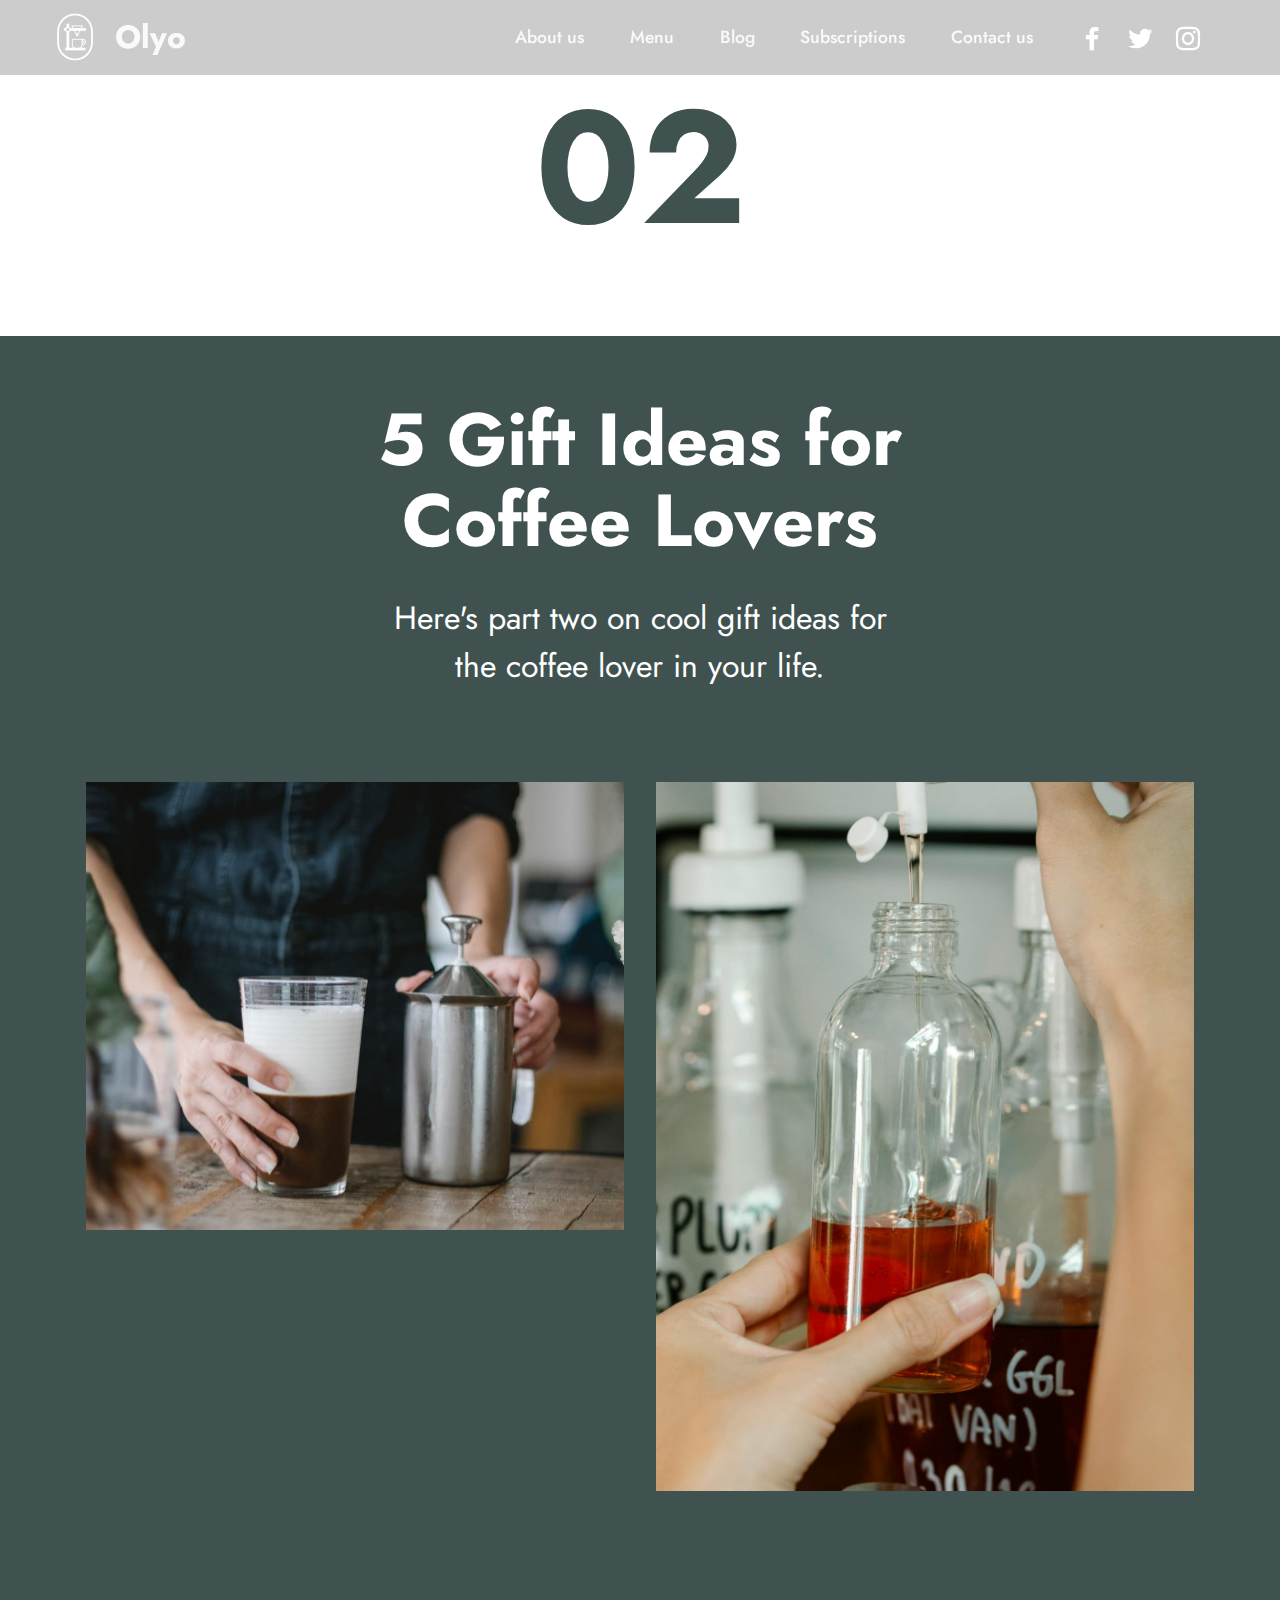
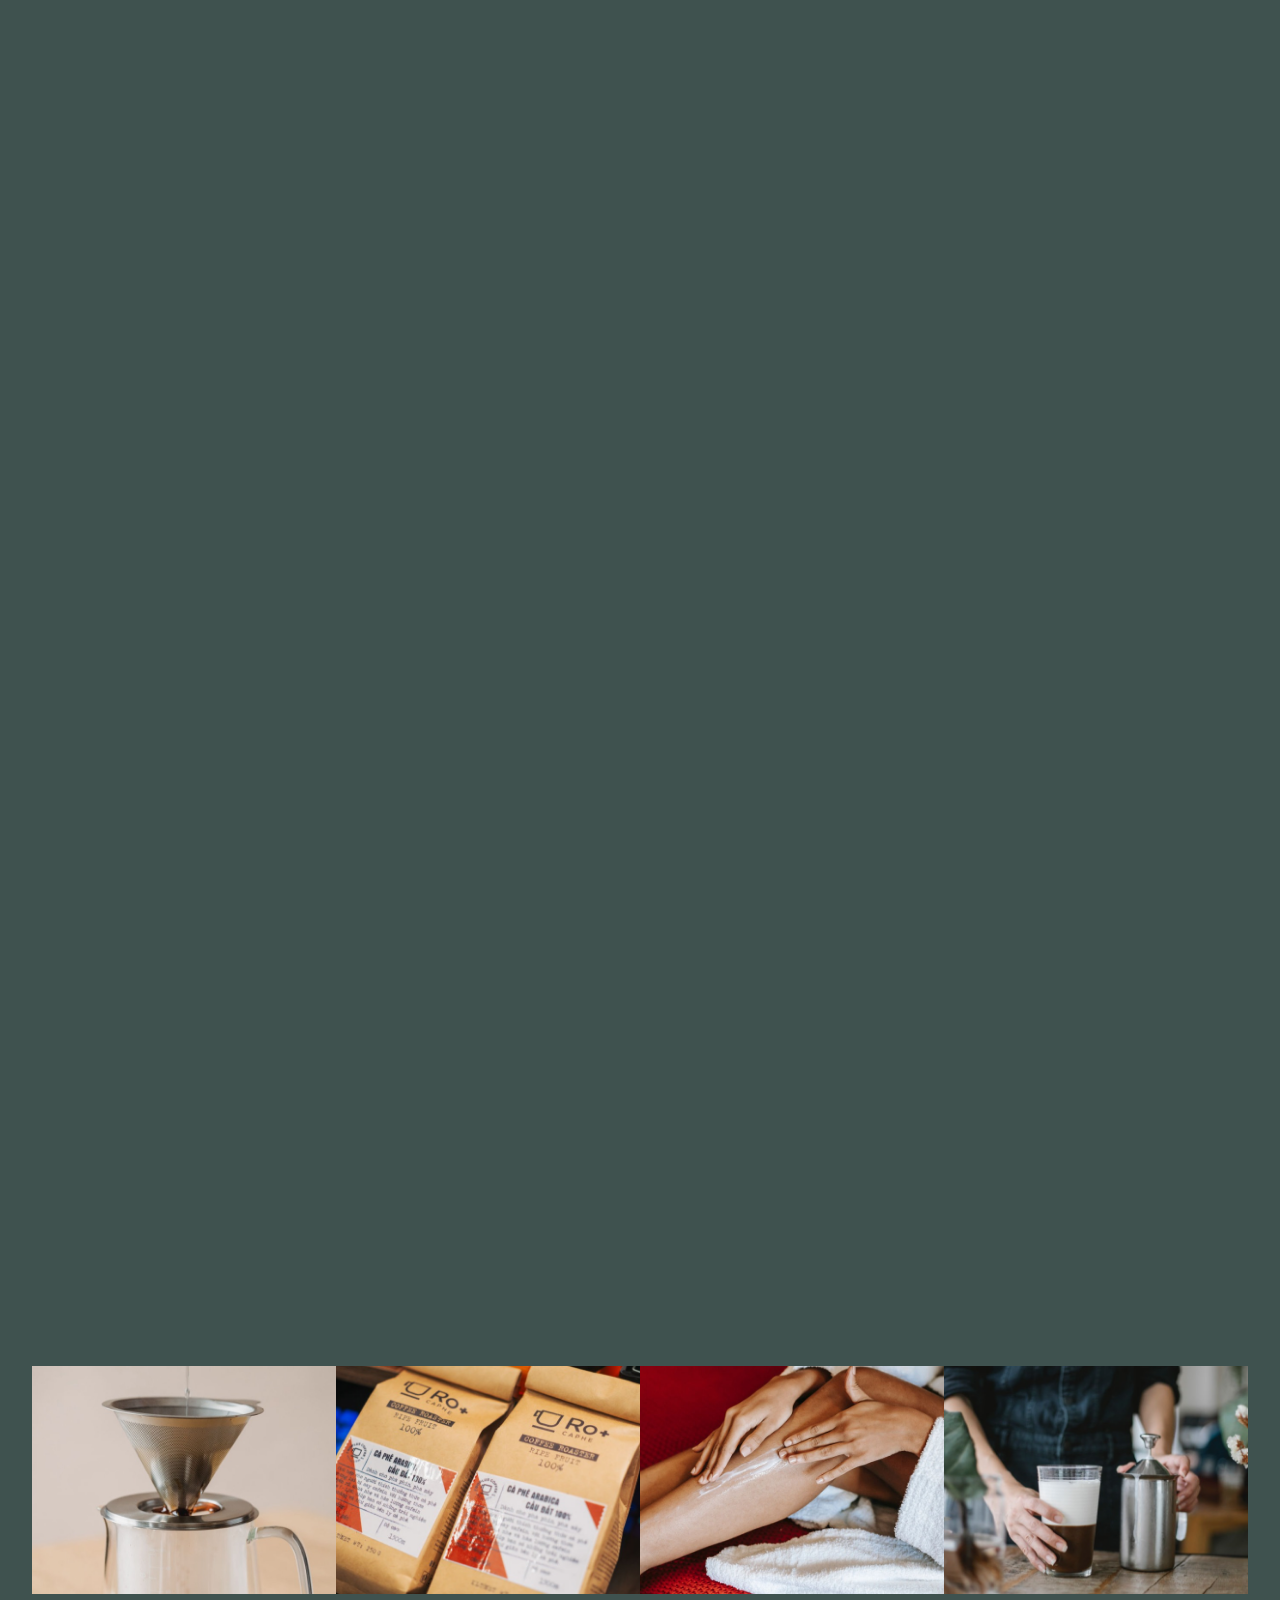
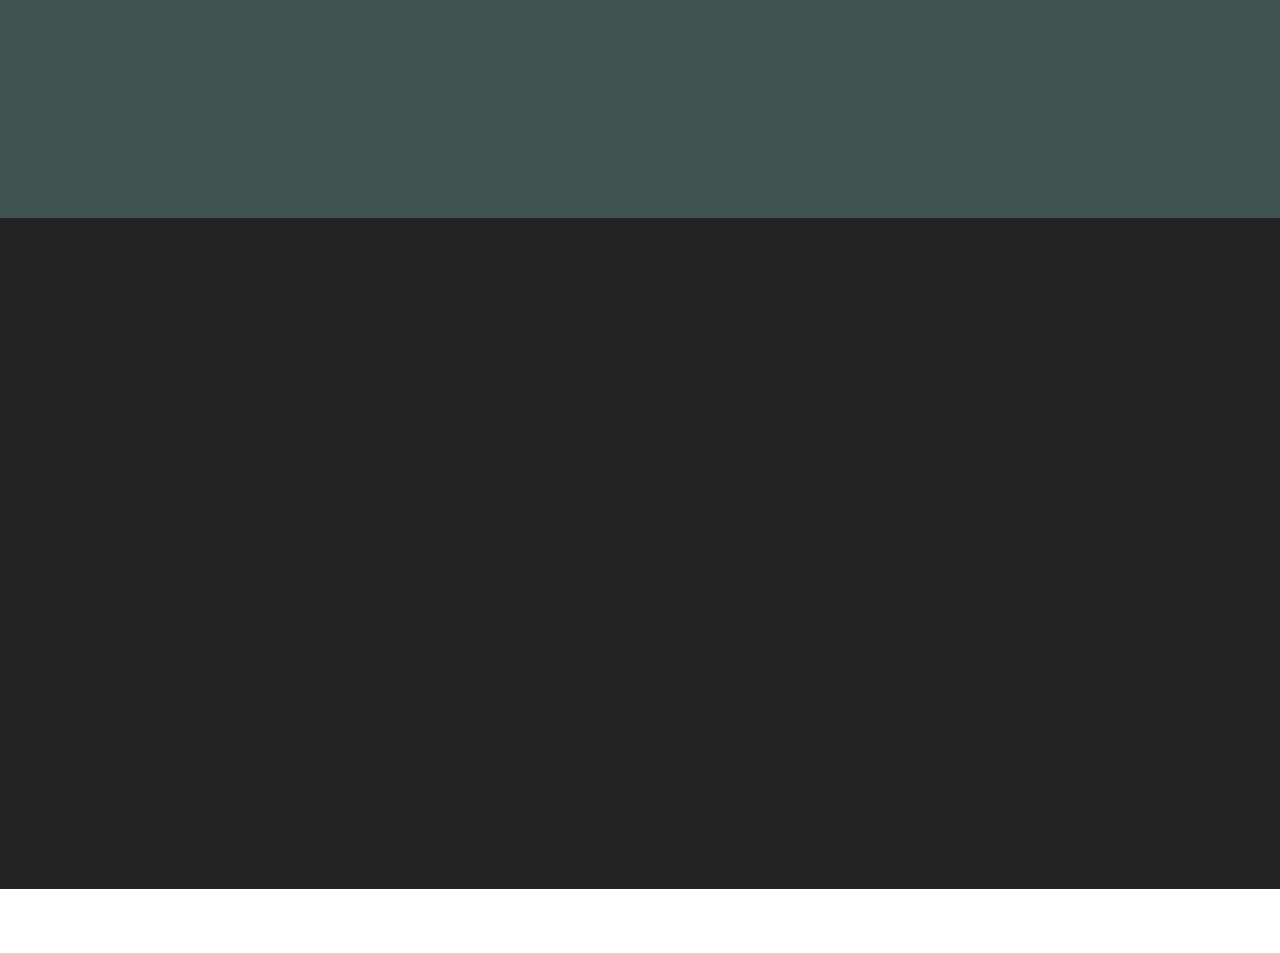
<file: page7.html>
<!DOCTYPE html>
<html  >
<head>
  <!-- Site made with Mobirise Website Builder v5.7.4, https://mobirise.com -->
  <meta charset="UTF-8">
  <meta http-equiv="X-UA-Compatible" content="IE=edge">
  <meta name="generator" content="Mobirise v5.7.4, mobirise.com">
  <meta name="viewport" content="width=device-width, initial-scale=1, minimum-scale=1">
  <link rel="shortcut icon" href="assets/images/design-fr-titlu-6-108x108.png" type="image/x-icon">
  <meta name="description" content="">
  
  
  <title>Part 2</title>
  <link rel="stylesheet" href="assets/web/assets/mobirise-icons2/mobirise2.css">
  <link rel="stylesheet" href="assets/bootstrap/css/bootstrap.min.css">
  <link rel="stylesheet" href="assets/bootstrap/css/bootstrap-grid.min.css">
  <link rel="stylesheet" href="assets/bootstrap/css/bootstrap-reboot.min.css">
  <link rel="stylesheet" href="assets/animatecss/animate.css">
  <link rel="stylesheet" href="assets/dropdown/css/style.css">
  <link rel="stylesheet" href="assets/socicon/css/styles.css">
  <link rel="stylesheet" href="assets/theme/css/style.css">
  <link rel="preload" href="https://fonts.googleapis.com/css?family=Jost:100,200,300,400,500,600,700,800,900,100i,200i,300i,400i,500i,600i,700i,800i,900i&display=swap" as="style" onload="this.onload=null;this.rel='stylesheet'">
  <noscript><link rel="stylesheet" href="https://fonts.googleapis.com/css?family=Jost:100,200,300,400,500,600,700,800,900,100i,200i,300i,400i,500i,600i,700i,800i,900i&display=swap"></noscript>
  <link rel="preload" as="style" href="assets/mobirise/css/mbr-additional.css"><link rel="stylesheet" href="assets/mobirise/css/mbr-additional.css" type="text/css">

  
  
  
</head>
<body>
  
  <section data-bs-version="5.1" class="menu menu3 cid-tquexhJfBg" once="menu" id="menu3-2c">
    
    <nav class="navbar navbar-dropdown navbar-fixed-top navbar-expand-lg">
        <div class="container-fluid">
            <div class="navbar-brand">
                <span class="navbar-logo">
                    <a href="https://mobiri.se">
                        <img src="assets/images/design-fr-titlu-6-108x108.png" alt="Mobirise Website Builder" style="height: 3.4rem;">
                    </a>
                </span>
                <span class="navbar-caption-wrap"><a class="navbar-caption text-white text-primary display-5" href="index.html#header6-k">Olyo</a></span>
            </div>
            <button class="navbar-toggler" type="button" data-toggle="collapse" data-bs-toggle="collapse" data-target="#navbarSupportedContent" data-bs-target="#navbarSupportedContent" aria-controls="navbarNavAltMarkup" aria-expanded="false" aria-label="Toggle navigation">
                <div class="hamburger">
                    <span></span>
                    <span></span>
                    <span></span>
                    <span></span>
                </div>
            </button>
            <div class="collapse navbar-collapse" id="navbarSupportedContent">
                <ul class="navbar-nav nav-dropdown nav-right" data-app-modern-menu="true"><li class="nav-item"><a class="nav-link link text-white text-primary display-4" href="page4.html#testimonials1-w">About us</a></li><li class="nav-item"><a class="nav-link link text-white text-primary display-4" href="page2.html#features9-11">Menu</a></li>
                    <li class="nav-item"><a class="nav-link link text-white text-primary display-4" href="page1.html#content2-1c">Blog</a></li>
                    <li class="nav-item"><a class="nav-link link text-white text-primary display-4" href="page5.html#countdown4-16">Subscriptions</a>
                    </li><li class="nav-item"><a class="nav-link link text-white text-primary display-4" href="page8.html#share2-2b">Contact us</a></li></ul>
                <div class="icons-menu">
                    <a class="iconfont-wrapper" href="https://mobiri.se" target="_blank">
                        <span class="p-2 mbr-iconfont socicon-facebook socicon"></span>
                    </a>
                    <a class="iconfont-wrapper" href="https://mobiri.se" target="_blank">
                        <span class="p-2 mbr-iconfont socicon-twitter socicon"></span>
                    </a>
                    <a class="iconfont-wrapper" href="https://mobiri.se" target="_blank">
                        <span class="p-2 mbr-iconfont socicon-instagram socicon"></span>
                    </a>
                    
                </div>
                
            </div>
        </div>
    </nav>
</section>

<section data-bs-version="5.1" class="features21 cid-tqpphOpgmW" id="features22-21">

    

    
    
    <div class="container">
        <div class="row justify-content-center">
            <div class="col-12 col-md-8">
                <div class="item mbr-flex">
                    <div class="icon-box w-100">
                        <span class="step-number mbr-fonts-style display-1">02</span>
                    </div>
                    
                </div>
                
                
                
                
                
                
                
            </div>
        </div>
    </div>
</section>

<section data-bs-version="5.1" class="content4 cid-tquskNVLyq" id="content4-2g">
    

    
    
    <div class="container">
        <div class="row justify-content-center">
            <div class="title col-md-12 col-lg-6">
                <h3 class="mbr-section-title mbr-fonts-style align-center mb-4 display-1"><strong>5 Gift Ideas for Coffee Lovers</strong></h3>
                <h4 class="mbr-section-subtitle align-center mbr-fonts-style mb-4 display-5">Here's part two on cool gift ideas for the coffee lover in your life.</h4>
                
            </div>
        </div>
    </div>
</section>

<section data-bs-version="5.1" class="image5 cid-tqpp495LYb" id="image5-1x">
    
    
    
    <div class="container">
        <div class="row">
            <div class="col-12 col-md-12">
                <div class="row">
                    <div class="col-12 col-lg-6">
                        <div class="img-item mb-3">
                            <img src="assets/images/pexels-charlotte-may-5946817-1256x837.jpeg" alt="Mobirise Website Builder">
                            <p class="mbr-fonts-style align-center mt-2 display-7"><br>1. An instant pot milk frother.</p>
                        </div>
                    </div>
                    <div class="col-12 col-lg">
                        <div class="img-item mb-3">
                            <img src="assets/images/pexels-sarah-chai-7262485-1256x1884.jpeg" alt="Mobirise Website Builder">
                            <p class="mbr-fonts-style align-center mt-2 display-7"><br>2. A coffee body oil.</p>
                        </div>
                    </div>
                </div>
            </div>
        </div>
    </div>
</section>

<section data-bs-version="5.1" class="image6 cid-tqpp4BY8Rr" id="image6-1y">
    
    
    
    
    
    <div class="container">
        <div class="row">
            <div class="col-12 col-md-12">
                <div class="row">
                    <div class="col-12 col-lg-8">
                        <div class="img-item mb-3">
                            <img src="assets/images/pexels-fox-9329115-1696x1131.jpg" alt="Mobirise Website Builder">
                            <div class="img-description mbr-white">
                                <p class="mbr-fonts-style align-center text1 display-7">3. A coffee subscription.
                                </p>
                            </div>
                        </div>
                    </div>
                    <div class="col-12 col-lg">
                        <div class="img-item mb-3">
                            <img src="assets/images/pexels-mizuno-k-13737058-816x1224.jpeg" alt="Mobirise Website Builder">
                            <div class="img-description mbr-white">
                                <p class="mbr-fonts-style align-center text2 display-7">
                                    4. A reusable filter.
                                </p>
                            </div>
                        </div>
                    </div>
                </div>
            </div>
        </div>
    </div>
</section>

<section data-bs-version="5.1" class="image3 cid-tqpp7EmKRe" id="image3-1z">
    

    
    

    <div class="container">
        <div class="row justify-content-center">
            <div class="col-12 col-lg-10">
                <div class="image-wrapper">
                    <img src="assets/images/pexels-renda-eko-riyadi-1752475-2136x1424.jpeg" alt="Mobirise Website Builder">
                    <p class="mbr-description mbr-fonts-style mt-2 align-center display-4">
                        <br>5. A set of espresso shot cups.</p>
                </div>
            </div>
        </div>
    </div>
</section>

<section data-bs-version="5.1" class="gallery6 mbr-gallery cid-tquso0Tv71" id="gallery6-2h">
    

    
    

    <div class="container-fluid">
        
        <div class="row mbr-gallery mt-4">
            <div class="col-12 col-md-6 col-lg-3 item gallery-image">
                <div class="item-wrapper" data-toggle="modal" data-bs-toggle="modal" data-target="#uaB7grepdz-modal" data-bs-target="#uaB7grepdz-modal">
                    <img class="w-100" src="assets/images/filtru-886x1329.jpeg" alt="Mobirise Website Builder" data-slide-to="0" data-bs-slide-to="0" data-target="#lb-uaB7grepdz" data-bs-target="#lb-uaB7grepdz">
                    <div class="icon-wrapper">
                        <span class="mobi-mbri mobi-mbri-search mbr-iconfont mbr-iconfont-btn"></span>
                    </div>
                </div>
                
            </div>
            <div class="col-12 col-md-6 col-lg-3 item gallery-image">
                <div class="item-wrapper" data-toggle="modal" data-bs-toggle="modal" data-target="#uaB7grepdz-modal" data-bs-target="#uaB7grepdz-modal">
                    <img class="w-100" src="assets/images/pack-886x591.jpeg" alt="Mobirise Website Builder" data-slide-to="1" data-bs-slide-to="1" data-target="#lb-uaB7grepdz" data-bs-target="#lb-uaB7grepdz">
                    <div class="icon-wrapper">
                        <span class="mobi-mbri mobi-mbri-search mbr-iconfont mbr-iconfont-btn"></span>
                    </div>
                </div>
                
            </div>
            <div class="col-12 col-md-6 col-lg-3 item gallery-image">
                <div class="item-wrapper" data-toggle="modal" data-bs-toggle="modal" data-target="#uaB7grepdz-modal" data-bs-target="#uaB7grepdz-modal">
                    <img class="w-100" src="assets/images/cream-886x1329.jpeg" alt="Mobirise Website Builder" data-slide-to="2" data-bs-slide-to="2" data-target="#lb-uaB7grepdz" data-bs-target="#lb-uaB7grepdz">
                    <div class="icon-wrapper">
                        <span class="mobi-mbri mobi-mbri-search mbr-iconfont mbr-iconfont-btn"></span>
                    </div>
                </div>
                
            </div>
            <div class="col-12 col-md-6 col-lg-3 item gallery-image">
                <div class="item-wrapper" data-toggle="modal" data-bs-toggle="modal" data-target="#uaB7grepdz-modal" data-bs-target="#uaB7grepdz-modal">
                    <img class="w-100" src="assets/images/lappte-886x591.jpeg" alt="Mobirise Website Builder" data-slide-to="3" data-bs-slide-to="3" data-target="#lb-uaB7grepdz" data-bs-target="#lb-uaB7grepdz">
                    <div class="icon-wrapper">
                        <span class="mobi-mbri mobi-mbri-search mbr-iconfont mbr-iconfont-btn"></span>
                    </div>
                </div>
                
            </div>
        </div>

        <div class="modal mbr-slider" tabindex="-1" role="dialog" aria-hidden="true" id="uaB7grepdz-modal">
            <div class="modal-dialog" role="document">
                <div class="modal-content">
                    <div class="modal-body">
                        <div class="carousel slide" id="lb-uaB7grepdz" data-interval="5000" data-bs-interval="5000">
                            <div class="carousel-inner">
                                <div class="carousel-item active">
                                    <img class="d-block w-100" src="assets/images/filtru-886x1329.jpeg" alt="Mobirise Website Builder">
                                </div>
                                <div class="carousel-item">
                                    <img class="d-block w-100" src="assets/images/pack-886x591.jpeg" alt="Mobirise Website Builder">
                                </div>
                                <div class="carousel-item">
                                    <img class="d-block w-100" src="assets/images/cream-886x1329.jpeg" alt="Mobirise Website Builder">
                                </div>
                                <div class="carousel-item">
                                    <img class="d-block w-100" src="assets/images/lappte-886x591.jpeg" alt="Mobirise Website Builder">
                                </div>
                            </div>
                            <ol class="carousel-indicators">
                                <li data-slide-to="0" data-bs-slide-to="0" class="active" data-target="#lb-uaB7grepdz" data-bs-target="#lb-uaB7grepdz"></li>
                                <li data-slide-to="1" data-bs-slide-to="1" data-target="#lb-uaB7grepdz" data-bs-target="#lb-uaB7grepdz"></li>
                                <li data-slide-to="2" data-bs-slide-to="2" data-target="#lb-uaB7grepdz" data-bs-target="#lb-uaB7grepdz"></li>
                                <li data-slide-to="3" data-bs-slide-to="3" data-target="#lb-uaB7grepdz" data-bs-target="#lb-uaB7grepdz"></li>
                            </ol>
                            <a role="button" href="" class="close" data-dismiss="modal" data-bs-dismiss="modal" aria-label="Close">
                            </a>
                            <a class="carousel-control-prev carousel-control" role="button" data-slide="prev" data-bs-slide="prev" href="#lb-uaB7grepdz">
                                <span class="mobi-mbri mobi-mbri-arrow-prev" aria-hidden="true"></span>
                                <span class="sr-only visually-hidden">Previous</span>
                            </a>
                            <a class="carousel-control-next carousel-control" role="button" data-slide="next" data-bs-slide="next" href="#lb-uaB7grepdz">
                                <span class="mobi-mbri mobi-mbri-arrow-next" aria-hidden="true"></span>
                                <span class="sr-only visually-hidden">Next</span>
                            </a>
                        </div>
                    </div>
                </div>
            </div>
        </div>
    </div>
</section>

<section data-bs-version="5.1" class="social2 cid-tqppaX1AEB" id="share2-20">
    
     
    
    
    

    <div class="container">
        <div class="media-container-row">
            <div class="col-12">
                <h3 class="mbr-section-title align-center mb-3 mbr-fonts-style display-5"><strong>Have you enjoyed these ideas?
</strong><div><strong>Subscribe to our newsletter so you won't miss out on our newest articles.</strong></div></h3>
                <div>
                    <div class="mbr-social-likes align-center" data-counters="false">
                        
                        
                        
                        
                        
                        
                    </div>
                </div>
            </div>
        </div>
    </div>
</section>

<section data-bs-version="5.1" class="footer6 cid-tqp7PSlMjS" once="footers" id="footer6-1v">

    

    

    <div class="container">
        <div class="row content mbr-white">
            <div class="col-12 col-md-3 mbr-fonts-style display-7">
                <h5 class="mbr-section-subtitle mbr-fonts-style mb-2 display-7">
                    <strong>Address</strong>
                </h5>
                <p class="mbr-text mbr-fonts-style display-7">Perida St Dara, 1/36<br>
                    Cluj, Cluj-Napoca.<br>România.</p> <br>
                <h5 class="mbr-section-subtitle mbr-fonts-style mb-2 mt-4 display-7">
                    <strong>Contacts</strong>
                </h5>
                <p class="mbr-text mbr-fonts-style mb-4 display-7">
                    Email: olyoteam@gmail.com <br>
                    Phone: +072 8765 001 <br>
                    Fax: +079 998 9912</p>
            </div>
            <div class="col-12 col-md-3 mbr-fonts-style display-7">
                <h5 class="mbr-section-subtitle mbr-fonts-style mb-2 display-7"><strong>Hours</strong></h5>
                <ul class="list mbr-fonts-style mb-4 display-4">
                    <li class="mbr-text item-wrap">Monday - Friday:</li><li class="mbr-text item-wrap">7:00 am - 5:00 pm</li><li class="mbr-text item-wrap">Saturday - Sunday:</li><li class="mbr-text item-wrap">10:00 am - 11:00 pm</li>
                </ul>
                <h5 class="mbr-section-subtitle mbr-fonts-style mb-2 mt-5 display-7">
                    <strong>Feedback</strong>
                </h5>
                <p class="mbr-text mbr-fonts-style mb-4 display-7">We love feedback! If you have any ideas, bug reports, or other suggestions, please don't hesitate to send them to us!</p>
            </div>
            <div class="col-12 col-md-6">
                <div class="google-map"><iframe frameborder="0" style="border:0" src="https://www.google.com/maps/embed/v1/place?key=AIzaSyB7QWkvlxV39ZsyKvhZRjPGVqlJFvxxNkw&amp;q= Cluj-Napoca.România." allowfullscreen=""></iframe></div>
            </div>
            <div class="col-md-6">
                <div class="social-list align-left">
                    <div class="soc-item">
                        <a href="https://twitter.com/mobirise" target="_blank">
                            <span class="socicon-twitter socicon mbr-iconfont mbr-iconfont-social"></span>
                        </a>
                    </div>
                    <div class="soc-item">
                        <a href="https://www.facebook.com/pages/Mobirise/1616226671953247" target="_blank">
                            <span class="socicon-facebook socicon mbr-iconfont mbr-iconfont-social"></span>
                        </a>
                    </div>
                    <div class="soc-item">
                        <a href="https://www.youtube.com/c/mobirise" target="_blank">
                            <span class="mbr-iconfont mbr-iconfont-social socicon-instagram socicon"></span>
                        </a>
                    </div>
                    
                    
                    
                </div>
            </div>
        </div>
        <div class="footer-lower">
            <div class="media-container-row">
                <div class="col-sm-12">
                    <hr>
                </div>
            </div>
            <div class="col-sm-12 copyright pl-0">
                <p class="mbr-text mbr-fonts-style mbr-white display-7">
                    © Copyright 2024 Mobirise - All Rights Reserved
                </p>
            </div>
        </div>
    </div>
</section><section class="display-7" style="padding: 0;align-items: center;justify-content: center;flex-wrap: wrap;    align-content: center;display: flex;position: relative;height: 4rem;"><a href="https://mobiri.se/2923977" style="flex: 1 1;height: 4rem;position: absolute;width: 100%;z-index: 1;"><img alt="" style="height: 4rem;" src="[data-uri]"></a><p style="margin: 0;text-align: center;" class="display-7">&#8204;</p><a style="z-index:1" href="https://mobirise.com"> Website Builder Software</a></section><script src="assets/bootstrap/js/bootstrap.bundle.min.js"></script>  <script src="assets/smoothscroll/smooth-scroll.js"></script>  <script src="assets/ytplayer/index.js"></script>  <script src="assets/dropdown/js/navbar-dropdown.js"></script>  <script src="assets/sociallikes/social-likes.js"></script>  <script src="assets/theme/js/script.js"></script>  
  
  
  <input name="animation" type="hidden">
  </body>
</html>
</file>
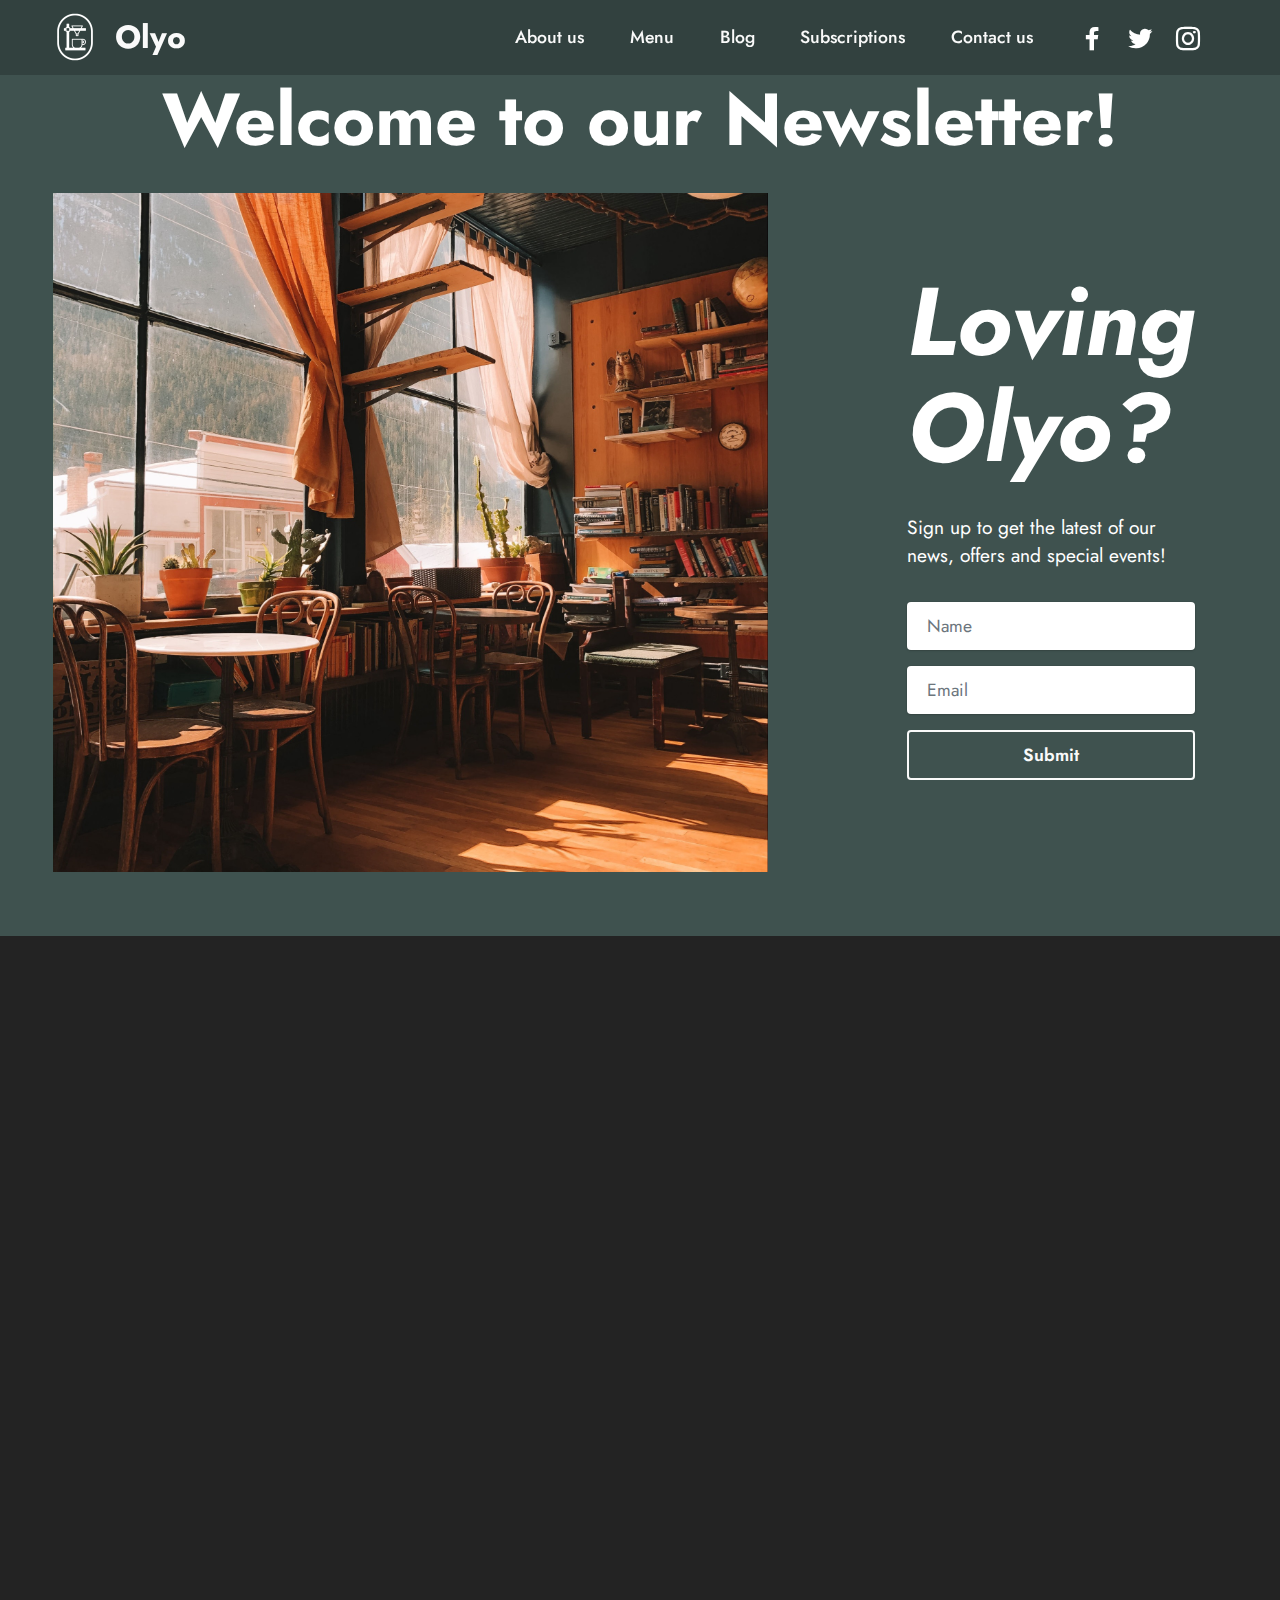
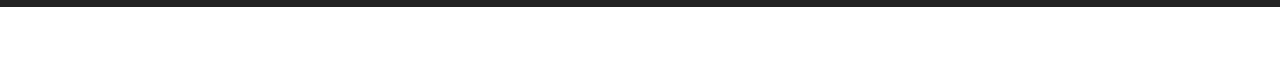
<file: page8.html>
<!DOCTYPE html>
<html  >
<head>
  <!-- Site made with Mobirise Website Builder v5.7.4, https://mobirise.com -->
  <meta charset="UTF-8">
  <meta http-equiv="X-UA-Compatible" content="IE=edge">
  <meta name="generator" content="Mobirise v5.7.4, mobirise.com">
  <meta name="viewport" content="width=device-width, initial-scale=1, minimum-scale=1">
  <link rel="shortcut icon" href="assets/images/design-fr-titlu-6-108x108.png" type="image/x-icon">
  <meta name="description" content="">
  
  
  <title>Contact 2</title>
  <link rel="stylesheet" href="assets/bootstrap/css/bootstrap.min.css">
  <link rel="stylesheet" href="assets/bootstrap/css/bootstrap-grid.min.css">
  <link rel="stylesheet" href="assets/bootstrap/css/bootstrap-reboot.min.css">
  <link rel="stylesheet" href="assets/animatecss/animate.css">
  <link rel="stylesheet" href="assets/dropdown/css/style.css">
  <link rel="stylesheet" href="assets/socicon/css/styles.css">
  <link rel="stylesheet" href="assets/theme/css/style.css">
  <link rel="preload" href="https://fonts.googleapis.com/css?family=Jost:100,200,300,400,500,600,700,800,900,100i,200i,300i,400i,500i,600i,700i,800i,900i&display=swap" as="style" onload="this.onload=null;this.rel='stylesheet'">
  <noscript><link rel="stylesheet" href="https://fonts.googleapis.com/css?family=Jost:100,200,300,400,500,600,700,800,900,100i,200i,300i,400i,500i,600i,700i,800i,900i&display=swap"></noscript>
  <link rel="preload" as="style" href="assets/mobirise/css/mbr-additional.css"><link rel="stylesheet" href="assets/mobirise/css/mbr-additional.css" type="text/css">

  
  
  
</head>
<body>
  
  <section data-bs-version="5.1" class="menu menu3 cid-tquexhJfBg" once="menu" id="menu3-2c">
    
    <nav class="navbar navbar-dropdown navbar-fixed-top navbar-expand-lg">
        <div class="container-fluid">
            <div class="navbar-brand">
                <span class="navbar-logo">
                    <a href="https://mobiri.se">
                        <img src="assets/images/design-fr-titlu-6-108x108.png" alt="Mobirise Website Builder" style="height: 3.4rem;">
                    </a>
                </span>
                <span class="navbar-caption-wrap"><a class="navbar-caption text-white text-primary display-5" href="index.html#header6-k">Olyo</a></span>
            </div>
            <button class="navbar-toggler" type="button" data-toggle="collapse" data-bs-toggle="collapse" data-target="#navbarSupportedContent" data-bs-target="#navbarSupportedContent" aria-controls="navbarNavAltMarkup" aria-expanded="false" aria-label="Toggle navigation">
                <div class="hamburger">
                    <span></span>
                    <span></span>
                    <span></span>
                    <span></span>
                </div>
            </button>
            <div class="collapse navbar-collapse" id="navbarSupportedContent">
                <ul class="navbar-nav nav-dropdown nav-right" data-app-modern-menu="true"><li class="nav-item"><a class="nav-link link text-white text-primary display-4" href="page4.html#testimonials1-w">About us</a></li><li class="nav-item"><a class="nav-link link text-white text-primary display-4" href="page2.html#features9-11">Menu</a></li>
                    <li class="nav-item"><a class="nav-link link text-white text-primary display-4" href="page1.html#content2-1c">Blog</a></li>
                    <li class="nav-item"><a class="nav-link link text-white text-primary display-4" href="page5.html#countdown4-16">Subscriptions</a>
                    </li><li class="nav-item"><a class="nav-link link text-white text-primary display-4" href="page8.html#share2-2b">Contact us</a></li></ul>
                <div class="icons-menu">
                    <a class="iconfont-wrapper" href="https://mobiri.se" target="_blank">
                        <span class="p-2 mbr-iconfont socicon-facebook socicon"></span>
                    </a>
                    <a class="iconfont-wrapper" href="https://mobiri.se" target="_blank">
                        <span class="p-2 mbr-iconfont socicon-twitter socicon"></span>
                    </a>
                    <a class="iconfont-wrapper" href="https://mobiri.se" target="_blank">
                        <span class="p-2 mbr-iconfont socicon-instagram socicon"></span>
                    </a>
                    
                </div>
                
            </div>
        </div>
    </nav>
</section>

<section data-bs-version="5.1" class="social2 cid-tqtr6gfSoc" id="share2-2b">
    
     
    
    
    

    <div class="container">
        <div class="media-container-row">
            <div class="col-12">
                <h3 class="mbr-section-title align-center mb-3 mbr-fonts-style display-1">
                    <strong>Welcome to our Newsletter!</strong></h3>
                <div>
                    <div class="mbr-social-likes align-center" data-counters="false">
                        
                        
                        
                        
                        
                        
                    </div>
                </div>
            </div>
        </div>
    </div>
</section>

<section data-bs-version="5.1" class="form3 cid-tqtqtlkeAA" id="form3-2a">

    

    

    <div class="container-fluid">
        <div class="row justify-content-center">
            <div class="col-lg-7 col-12">
                <div class="image-wrapper">
                    <img class="w-100" src="assets/images/pexels-haley-black-3968057-2079x2772.jpeg" alt="Mobirise Website Builder">
                </div>
            </div>
            <div class="col-lg-3 offset-lg-1 mbr-form" data-form-type="formoid">
                <form action="https://mobirise.eu/" method="POST" class="mbr-form form-with-styler" data-form-title="Form Name"><input type="hidden" name="email" data-form-email="true" value="gyMSgShblJeVMPUQ/XIkWTOwKvmhcLRLU0emVlZcWYORcrLfOw3jlP1TkSO5SKm13iIX0L6YbtxMZgm/Pik4FL0O2FsrwqMYv9euEInbMyqhUS4W+8bI3dtjWtdfnpPW">
                    <div class="row">
                        <div hidden="hidden" data-form-alert="" class="alert alert-success col-12">Thanks for filling out the form!</div>
                        <div hidden="hidden" data-form-alert-danger="" class="alert alert-danger col-12">
                            Oops...! some problem!
                        </div>
                    </div>
                    <div class="dragArea row">
                        <div class="col-lg-12 col-md-12 col-sm-12">
                            <h1 class="mbr-section-title mb-4 display-2"><strong><em>Loving Olyo?</em></strong></h1>
                        </div>
                        <div class="col-lg-12 col-md-12 col-sm-12">
                            <p class="mbr-text mbr-fonts-style mb-4 display-7">Sign up to get the latest of our<br>news, offers and special events!</p>
                        </div>
                        <div data-for="name" class="col-lg-12 col-md col-sm-12 form-group mb-3">
                            <input type="text" name="name" placeholder="Name" data-form-field="name" class="form-control" value="" id="name-form3-2a">
                        </div>
                        <div class="col-lg-12 col-md col-sm-12 form-group mb-3" data-for="email">
                            <input type="email" name="email" placeholder="Email" data-form-field="email" class="form-control" value="" id="email-form3-2a">
                        </div>
                        <div class="col-md-auto col-12 mbr-section-btn"><button type="submit" class="btn btn-white-outline display-4">Submit</button></div>
                    </div>
                </form>
            </div>
            <div class="offset-lg-1"></div>
        </div>
    </div>
</section>

<section data-bs-version="5.1" class="footer6 cid-tqp7PSlMjS" once="footers" id="footer6-28">

    

    

    <div class="container">
        <div class="row content mbr-white">
            <div class="col-12 col-md-3 mbr-fonts-style display-7">
                <h5 class="mbr-section-subtitle mbr-fonts-style mb-2 display-7">
                    <strong>Address</strong>
                </h5>
                <p class="mbr-text mbr-fonts-style display-7">Perida St Dara, 1/36<br>
                    Cluj, Cluj-Napoca.<br>România.</p> <br>
                <h5 class="mbr-section-subtitle mbr-fonts-style mb-2 mt-4 display-7">
                    <strong>Contacts</strong>
                </h5>
                <p class="mbr-text mbr-fonts-style mb-4 display-7">
                    Email: olyoteam@gmail.com <br>
                    Phone: +072 8765 001 <br>
                    Fax: +079 998 9912</p>
            </div>
            <div class="col-12 col-md-3 mbr-fonts-style display-7">
                <h5 class="mbr-section-subtitle mbr-fonts-style mb-2 display-7"><strong>Hours</strong></h5>
                <ul class="list mbr-fonts-style mb-4 display-4">
                    <li class="mbr-text item-wrap">Monday - Friday:</li><li class="mbr-text item-wrap">7:00 am - 5:00 pm</li><li class="mbr-text item-wrap">Saturday - Sunday:</li><li class="mbr-text item-wrap">10:00 am - 11:00 pm</li>
                </ul>
                <h5 class="mbr-section-subtitle mbr-fonts-style mb-2 mt-5 display-7">
                    <strong>Feedback</strong>
                </h5>
                <p class="mbr-text mbr-fonts-style mb-4 display-7">We love feedback! If you have any ideas, bug reports, or other suggestions, please don't hesitate to send them to us!</p>
            </div>
            <div class="col-12 col-md-6">
                <div class="google-map"><iframe frameborder="0" style="border:0" src="https://www.google.com/maps/embed/v1/place?key=AIzaSyBQ55g-IgRRgXrd803PTWDTb7kd6aAitNQ&amp;q= Cluj-Napoca.România." allowfullscreen=""></iframe></div>
            </div>
            <div class="col-md-6">
                <div class="social-list align-left">
                    <div class="soc-item">
                        <a href="https://twitter.com/mobirise" target="_blank">
                            <span class="socicon-twitter socicon mbr-iconfont mbr-iconfont-social"></span>
                        </a>
                    </div>
                    <div class="soc-item">
                        <a href="https://www.facebook.com/pages/Mobirise/1616226671953247" target="_blank">
                            <span class="socicon-facebook socicon mbr-iconfont mbr-iconfont-social"></span>
                        </a>
                    </div>
                    <div class="soc-item">
                        <a href="https://www.youtube.com/c/mobirise" target="_blank">
                            <span class="mbr-iconfont mbr-iconfont-social socicon-instagram socicon"></span>
                        </a>
                    </div>
                    
                    
                    
                </div>
            </div>
        </div>
        <div class="footer-lower">
            <div class="media-container-row">
                <div class="col-sm-12">
                    <hr>
                </div>
            </div>
            <div class="col-sm-12 copyright pl-0">
                <p class="mbr-text mbr-fonts-style mbr-white display-7">
                    © Copyright 2024 Mobirise - All Rights Reserved
                </p>
            </div>
        </div>
    </div>
</section><section class="display-7" style="padding: 0;align-items: center;justify-content: center;flex-wrap: wrap;    align-content: center;display: flex;position: relative;height: 4rem;"><a href="https://mobiri.se/2923977" style="flex: 1 1;height: 4rem;position: absolute;width: 100%;z-index: 1;"><img alt="" style="height: 4rem;" src="[data-uri]"></a><p style="margin: 0;text-align: center;" class="display-7">&#8204;</p><a style="z-index:1" href="https://mobirise.com/offline-website-builder.html">Offline Website Builder</a></section><script src="assets/bootstrap/js/bootstrap.bundle.min.js"></script>  <script src="assets/smoothscroll/smooth-scroll.js"></script>  <script src="assets/ytplayer/index.js"></script>  <script src="assets/dropdown/js/navbar-dropdown.js"></script>  <script src="assets/sociallikes/social-likes.js"></script>  <script src="assets/theme/js/script.js"></script>  <script src="assets/formoid/formoid.min.js"></script>  
  
  
  <input name="animation" type="hidden">
  </body>
</html>
</file>
<file: assets/web/assets/mobirise-icons2/mobirise2.css>
@font-face {
  font-family: 'Moririse2';
  font-display: swap;
  src:  url('mobirise2.eot?f2bix4');
  src:  url('mobirise2.eot?f2bix4#iefix') format('embedded-opentype'),
    url('mobirise2.ttf?f2bix4') format('truetype'),
    url('mobirise2.woff?f2bix4') format('woff'),
    url('mobirise2.svg?f2bix4#mobirise2') format('svg');
  font-weight: normal;
  font-style: normal;
}

[class^="mobi-"], [class*=" mobi-"] {
  /* use !important to prevent issues with browser extensions that change fonts */
  font-family: 'Moririse2' !important;
  speak: none;
  font-style: normal;
  font-weight: normal;
  font-variant: normal;
  text-transform: none;
  line-height: 1;

  /* Better Font Rendering =========== */
  -webkit-font-smoothing: antialiased;
  -moz-osx-font-smoothing: grayscale;
}

.mobi-mbri-add-submenu:before {
  content: "\e900";
}
.mobi-mbri-alert:before {
  content: "\e901";
}
.mobi-mbri-align-center:before {
  content: "\e902";
}
.mobi-mbri-align-justify:before {
  content: "\e903";
}
.mobi-mbri-align-left:before {
  content: "\e904";
}
.mobi-mbri-align-right:before {
  content: "\e905";
}
.mobi-mbri-android:before {
  content: "\e906";
}
.mobi-mbri-apple:before {
  content: "\e907";
}
.mobi-mbri-arrow-down:before {
  content: "\e908";
}
.mobi-mbri-arrow-next:before {
  content: "\e909";
}
.mobi-mbri-arrow-prev:before {
  content: "\e90a";
}
.mobi-mbri-arrow-up:before {
  content: "\e90b";
}
.mobi-mbri-bold:before {
  content: "\e90c";
}
.mobi-mbri-bookmark:before {
  content: "\e90d";
}
.mobi-mbri-bootstrap:before {
  content: "\e90e";
}
.mobi-mbri-briefcase:before {
  content: "\e90f";
}
.mobi-mbri-browse:before {
  content: "\e910";
}
.mobi-mbri-bulleted-list:before {
  content: "\e911";
}
.mobi-mbri-calendar:before {
  content: "\e912";
}
.mobi-mbri-camera:before {
  content: "\e913";
}
.mobi-mbri-cart-add:before {
  content: "\e914";
}
.mobi-mbri-cart-full:before {
  content: "\e915";
}
.mobi-mbri-cash:before {
  content: "\e916";
}
.mobi-mbri-change-style:before {
  content: "\e917";
}
.mobi-mbri-chat:before {
  content: "\e918";
}
.mobi-mbri-clock:before {
  content: "\e919";
}
.mobi-mbri-close:before {
  content: "\e91a";
}
.mobi-mbri-cloud:before {
  content: "\e91b";
}
.mobi-mbri-code:before {
  content: "\e91c";
}
.mobi-mbri-contact-form:before {
  content: "\e91d";
}
.mobi-mbri-credit-card:before {
  content: "\e91e";
}
.mobi-mbri-cursor-click:before {
  content: "\e91f";
}
.mobi-mbri-cust-feedback:before {
  content: "\e920";
}
.mobi-mbri-database:before {
  content: "\e921";
}
.mobi-mbri-delivery:before {
  content: "\e922";
}
.mobi-mbri-desktop:before {
  content: "\e923";
}
.mobi-mbri-devices:before {
  content: "\e924";
}
.mobi-mbri-down:before {
  content: "\e925";
}
.mobi-mbri-download-2:before {
  content: "\e926";
}
.mobi-mbri-download:before {
  content: "\e927";
}
.mobi-mbri-drag-n-drop-2:before {
  content: "\e928";
}
.mobi-mbri-drag-n-drop:before {
  content: "\e929";
}
.mobi-mbri-edit-2:before {
  content: "\e92a";
}
.mobi-mbri-edit:before {
  content: "\e92b";
}
.mobi-mbri-error:before {
  content: "\e92c";
}
.mobi-mbri-extension:before {
  content: "\e92d";
}
.mobi-mbri-features:before {
  content: "\e92e";
}
.mobi-mbri-file:before {
  content: "\e92f";
}
.mobi-mbri-flag:before {
  content: "\e930";
}
.mobi-mbri-folder:before {
  content: "\e931";
}
.mobi-mbri-gift:before {
  content: "\e932";
}
.mobi-mbri-github:before {
  content: "\e933";
}
.mobi-mbri-globe-2:before {
  content: "\e934";
}
.mobi-mbri-globe:before {
  content: "\e935";
}
.mobi-mbri-growing-chart:before {
  content: "\e936";
}
.mobi-mbri-hearth:before {
  content: "\e937";
}
.mobi-mbri-help:before {
  content: "\e938";
}
.mobi-mbri-home:before {
  content: "\e939";
}
.mobi-mbri-hot-cup:before {
  content: "\e93a";
}
.mobi-mbri-idea:before {
  content: "\e93b";
}
.mobi-mbri-image-gallery:before {
  content: "\e93c";
}
.mobi-mbri-image-slider:before {
  content: "\e93d";
}
.mobi-mbri-info:before {
  content: "\e93e";
}
.mobi-mbri-italic:before {
  content: "\e93f";
}
.mobi-mbri-key:before {
  content: "\e940";
}
.mobi-mbri-laptop:before {
  content: "\e941";
}
.mobi-mbri-layers:before {
  content: "\e942";
}
.mobi-mbri-left-right:before {
  content: "\e943";
}
.mobi-mbri-left:before {
  content: "\e944";
}
.mobi-mbri-letter:before {
  content: "\e945";
}
.mobi-mbri-like:before {
  content: "\e946";
}
.mobi-mbri-link:before {
  content: "\e947";
}
.mobi-mbri-lock:before {
  content: "\e948";
}
.mobi-mbri-login:before {
  content: "\e949";
}
.mobi-mbri-logout:before {
  content: "\e94a";
}
.mobi-mbri-magic-stick:before {
  content: "\e94b";
}
.mobi-mbri-map-pin:before {
  content: "\e94c";
}
.mobi-mbri-menu:before {
  content: "\e94d";
}
.mobi-mbri-mobile-2:before {
  content: "\e94e";
}
.mobi-mbri-mobile-horizontal:before {
  content: "\e94f";
}
.mobi-mbri-mobile:before {
  content: "\e950";
}
.mobi-mbri-mobirise:before {
  content: "\e951";
}
.mobi-mbri-more-horizontal:before {
  content: "\e952";
}
.mobi-mbri-more-vertical:before {
  content: "\e953";
}
.mobi-mbri-music:before {
  content: "\e954";
}
.mobi-mbri-new-file:before {
  content: "\e955";
}
.mobi-mbri-numbered-list:before {
  content: "\e956";
}
.mobi-mbri-opened-folder:before {
  content: "\e957";
}
.mobi-mbri-pages:before {
  content: "\e958";
}
.mobi-mbri-paper-plane:before {
  content: "\e959";
}
.mobi-mbri-paperclip:before {
  content: "\e95a";
}
.mobi-mbri-phone:before {
  content: "\e95b";
}
.mobi-mbri-photo:before {
  content: "\e95c";
}
.mobi-mbri-photos:before {
  content: "\e95d";
}
.mobi-mbri-pin:before {
  content: "\e95e";
}
.mobi-mbri-play:before {
  content: "\e95f";
}
.mobi-mbri-plus:before {
  content: "\e960";
}
.mobi-mbri-preview:before {
  content: "\e961";
}
.mobi-mbri-print:before {
  content: "\e962";
}
.mobi-mbri-protect:before {
  content: "\e963";
}
.mobi-mbri-question:before {
  content: "\e964";
}
.mobi-mbri-quote-left:before {
  content: "\e965";
}
.mobi-mbri-quote-right:before {
  content: "\e966";
}
.mobi-mbri-redo:before {
  content: "\e967";
}
.mobi-mbri-refresh:before {
  content: "\e968";
}
.mobi-mbri-responsive-2:before {
  content: "\e969";
}
.mobi-mbri-responsive:before {
  content: "\e96a";
}
.mobi-mbri-right:before {
  content: "\e96b";
}
.mobi-mbri-rocket:before {
  content: "\e96c";
}
.mobi-mbri-sad-face:before {
  content: "\e96d";
}
.mobi-mbri-sale:before {
  content: "\e96e";
}
.mobi-mbri-save:before {
  content: "\e96f";
}
.mobi-mbri-search:before {
  content: "\e970";
}
.mobi-mbri-setting-2:before {
  content: "\e971";
}
.mobi-mbri-setting-3:before {
  content: "\e972";
}
.mobi-mbri-setting:before {
  content: "\e973";
}
.mobi-mbri-share:before {
  content: "\e974";
}
.mobi-mbri-shopping-bag:before {
  content: "\e975";
}
.mobi-mbri-shopping-basket:before {
  content: "\e976";
}
.mobi-mbri-shopping-cart:before {
  content: "\e977";
}
.mobi-mbri-sites:before {
  content: "\e978";
}
.mobi-mbri-smile-face:before {
  content: "\e979";
}
.mobi-mbri-speed:before {
  content: "\e97a";
}
.mobi-mbri-star:before {
  content: "\e97b";
}
.mobi-mbri-success:before {
  content: "\e97c";
}
.mobi-mbri-sun:before {
  content: "\e97d";
}
.mobi-mbri-sun2:before {
  content: "\e97e";
}
.mobi-mbri-tablet-vertical:before {
  content: "\e97f";
}
.mobi-mbri-tablet:before {
  content: "\e980";
}
.mobi-mbri-target:before {
  content: "\e981";
}
.mobi-mbri-timer:before {
  content: "\e982";
}
.mobi-mbri-to-ftp:before {
  content: "\e983";
}
.mobi-mbri-to-local-drive:before {
  content: "\e984";
}
.mobi-mbri-touch-swipe:before {
  content: "\e985";
}
.mobi-mbri-touch:before {
  content: "\e986";
}
.mobi-mbri-trash:before {
  content: "\e987";
}
.mobi-mbri-underline:before {
  content: "\e988";
}
.mobi-mbri-undo:before {
  content: "\e989";
}
.mobi-mbri-unlink:before {
  content: "\e98a";
}
.mobi-mbri-unlock:before {
  content: "\e98b";
}
.mobi-mbri-up-down:before {
  content: "\e98c";
}
.mobi-mbri-up:before {
  content: "\e98d";
}
.mobi-mbri-update:before {
  content: "\e98e";
}
.mobi-mbri-upload-2:before {
  content: "\e98f";
}
.mobi-mbri-upload:before {
  content: "\e990";
}
.mobi-mbri-user-2:before {
  content: "\e991";
}
.mobi-mbri-user:before {
  content: "\e992";
}
.mobi-mbri-users:before {
  content: "\e993";
}
.mobi-mbri-video-play:before {
  content: "\e994";
}
.mobi-mbri-video:before {
  content: "\e995";
}
.mobi-mbri-watch:before {
  content: "\e996";
}
.mobi-mbri-website-theme-2:before {
  content: "\e997";
}
.mobi-mbri-website-theme:before {
  content: "\e998";
}
.mobi-mbri-wifi:before {
  content: "\e999";
}
.mobi-mbri-windows:before {
  content: "\e99a";
}
.mobi-mbri-zoom-in:before {
  content: "\e99b";
}
.mobi-mbri-zoom-out:before {
  content: "\e99c";
}
</file>
<file: assets/dropdown/css/style.css>
.navbar-dropdown {
  left: 0;
  padding: 0;
  position: absolute;
  right: 0;
  top: 0;
  transition: all 0.45s ease;
  z-index: 1030;
  background: #282828; }
  .navbar-dropdown .navbar-logo {
    margin-right: 0.8rem;
    transition: margin 0.3s ease-in-out;
    vertical-align: middle; }
    .navbar-dropdown .navbar-logo img {
      height: 3.125rem;
      transition: all 0.3s ease-in-out; }
    .navbar-dropdown .navbar-logo.mbr-iconfont {
      font-size: 3.125rem;
      line-height: 3.125rem; }
  .navbar-dropdown .navbar-caption {
    font-weight: 700;
    white-space: normal;
    vertical-align: -4px;
    line-height: 3.125rem !important; }
    .navbar-dropdown .navbar-caption, .navbar-dropdown .navbar-caption:hover {
      color: inherit;
      text-decoration: none; }
  .navbar-dropdown .mbr-iconfont + .navbar-caption {
    vertical-align: -1px; }
  .navbar-dropdown.navbar-fixed-top {
    position: fixed; }
  .navbar-dropdown .navbar-brand span {
    vertical-align: -4px; }
  .navbar-dropdown.bg-color.transparent {
    background: none; }
  .navbar-dropdown.navbar-short .navbar-brand {
    padding: 0.625rem 0; }
    .navbar-dropdown.navbar-short .navbar-brand span {
      vertical-align: -1px; }
  .navbar-dropdown.navbar-short .navbar-caption {
    line-height: 2.375rem !important;
    vertical-align: -2px; }
  .navbar-dropdown.navbar-short .navbar-logo {
    margin-right: 0.5rem; }
    .navbar-dropdown.navbar-short .navbar-logo img {
      height: 2.375rem; }
    .navbar-dropdown.navbar-short .navbar-logo.mbr-iconfont {
      font-size: 2.375rem;
      line-height: 2.375rem; }
  .navbar-dropdown.navbar-short .mbr-table-cell {
    height: 3.625rem; }
  .navbar-dropdown .navbar-close {
    left: 0.6875rem;
    position: fixed;
    top: 0.75rem;
    z-index: 1000; }
  .navbar-dropdown .hamburger-icon {
    content: "";
    display: inline-block;
    vertical-align: middle;
    width: 16px;
    -webkit-box-shadow: 0 -6px 0 1px #282828,0 0 0 1px #282828,0 6px 0 1px #282828;
    -moz-box-shadow: 0 -6px 0 1px #282828,0 0 0 1px #282828,0 6px 0 1px #282828;
    box-shadow: 0 -6px 0 1px #282828,0 0 0 1px #282828,0 6px 0 1px #282828; }

.dropdown-menu .dropdown-toggle[data-toggle="dropdown-submenu"]::after {
  border-bottom: 0.35em solid transparent;
  border-left: 0.35em solid;
  border-right: 0;
  border-top: 0.35em solid transparent;
  margin-left: 0.3rem; }

.dropdown-menu .dropdown-item:focus {
  outline: 0; }

.nav-dropdown {
  font-size: 0.75rem;
  font-weight: 500;
  height: auto !important; }
  .nav-dropdown .nav-btn {
    padding-left: 1rem; }
  .nav-dropdown .link {
    margin: .667em 1.667em;
    font-weight: 500;
    padding: 0;
    transition: color .2s ease-in-out; }
    .nav-dropdown .link.dropdown-toggle {
      margin-right: 2.583em; }
      .nav-dropdown .link.dropdown-toggle::after {
        margin-left: .25rem;
        border-top: 0.35em solid;
        border-right: 0.35em solid transparent;
        border-left: 0.35em solid transparent;
        border-bottom: 0; }
      .nav-dropdown .link.dropdown-toggle[aria-expanded="true"] {
        margin: 0;
        padding: 0.667em 3.263em  0.667em 1.667em; }
  .nav-dropdown .link::after,
  .nav-dropdown .dropdown-item::after {
    color: inherit; }
  .nav-dropdown .btn {
    font-size: 0.75rem;
    font-weight: 700;
    letter-spacing: 0;
    margin-bottom: 0;
    padding-left: 1.25rem;
    padding-right: 1.25rem; }
  .nav-dropdown .dropdown-menu {
    border-radius: 0;
    border: 0;
    left: 0;
    margin: 0;
    padding-bottom: 1.25rem;
    padding-top: 1.25rem;
    position: relative; }
  .nav-dropdown .dropdown-submenu {
    margin-left: 0.125rem;
    top: 0; }
  .nav-dropdown .dropdown-item {
    font-weight: 500;
    line-height: 2;
    padding: 0.3846em 4.615em 0.3846em 1.5385em;
    position: relative;
    transition: color .2s ease-in-out, background-color .2s ease-in-out; }
    .nav-dropdown .dropdown-item::after {
      margin-top: -0.3077em;
      position: absolute;
      right: 1.1538em;
      top: 50%; }
    .nav-dropdown .dropdown-item:focus, .nav-dropdown .dropdown-item:hover {
      background: none; }

@media (max-width: 767px) {
  .nav-dropdown.navbar-toggleable-sm {
    bottom: 0;
    display: none;
    left: 0;
    overflow-x: hidden;
    position: fixed;
    top: 0;
    transform: translateX(-100%);
    -ms-transform: translateX(-100%);
    -webkit-transform: translateX(-100%);
    width: 18.75rem;
    z-index: 999; } }
.nav-dropdown.navbar-toggleable-xl {
  bottom: 0;
  display: none;
  left: 0;
  overflow-x: hidden;
  position: fixed;
  top: 0;
  transform: translateX(-100%);
  -ms-transform: translateX(-100%);
  -webkit-transform: translateX(-100%);
  width: 18.75rem;
  z-index: 999; }

.nav-dropdown-sm {
  display: block !important;
  overflow-x: hidden;
  overflow: auto;
  padding-top: 3.875rem; }
  .nav-dropdown-sm::after {
    content: "";
    display: block;
    height: 3rem;
    width: 100%; }
  .nav-dropdown-sm.collapse.in ~ .navbar-close {
    display: block !important; }
  .nav-dropdown-sm.collapsing, .nav-dropdown-sm.collapse.in {
    transform: translateX(0);
    -ms-transform: translateX(0);
    -webkit-transform: translateX(0);
    transition: all 0.25s ease-out;
    -webkit-transition: all 0.25s ease-out;
    background: #282828; }
  .nav-dropdown-sm.collapsing[aria-expanded="false"] {
    transform: translateX(-100%);
    -ms-transform: translateX(-100%);
    -webkit-transform: translateX(-100%); }
  .nav-dropdown-sm .nav-item {
    display: block;
    margin-left: 0 !important;
    padding-left: 0; }
  .nav-dropdown-sm .link,
  .nav-dropdown-sm .dropdown-item {
    border-top: 1px dotted rgba(255, 255, 255, 0.1);
    font-size: 0.8125rem;
    line-height: 1.6;
    margin: 0 !important;
    padding: 0.875rem 2.4rem 0.875rem 1.5625rem !important;
    position: relative;
    white-space: normal; }
    .nav-dropdown-sm .link:focus, .nav-dropdown-sm .link:hover,
    .nav-dropdown-sm .dropdown-item:focus,
    .nav-dropdown-sm .dropdown-item:hover {
      background: rgba(0, 0, 0, 0.2) !important;
      color: #c0a375; }
  .nav-dropdown-sm .nav-btn {
    position: relative;
    padding: 1.5625rem 1.5625rem 0 1.5625rem; }
    .nav-dropdown-sm .nav-btn::before {
      border-top: 1px dotted rgba(255, 255, 255, 0.1);
      content: "";
      left: 0;
      position: absolute;
      top: 0;
      width: 100%; }
    .nav-dropdown-sm .nav-btn + .nav-btn {
      padding-top: 0.625rem; }
      .nav-dropdown-sm .nav-btn + .nav-btn::before {
        display: none; }
  .nav-dropdown-sm .btn {
    padding: 0.625rem 0; }
  .nav-dropdown-sm .dropdown-toggle[data-toggle="dropdown-submenu"]::after {
    margin-left: .25rem;
    border-top: 0.35em solid;
    border-right: 0.35em solid transparent;
    border-left: 0.35em solid transparent;
    border-bottom: 0; }
  .nav-dropdown-sm .dropdown-toggle[data-toggle="dropdown-submenu"][aria-expanded="true"]::after {
    border-top: 0;
    border-right: 0.35em solid transparent;
    border-left: 0.35em solid transparent;
    border-bottom: 0.35em solid; }
  .nav-dropdown-sm .dropdown-menu {
    margin: 0;
    padding: 0;
    position: relative;
    top: 0;
    left: 0;
    width: 100%;
    border: 0;
    float: none;
    border-radius: 0;
    background: none; }
  .nav-dropdown-sm .dropdown-submenu {
    left: 100%;
    margin-left: 0.125rem;
    margin-top: -1.25rem;
    top: 0; }

.navbar-toggleable-sm .nav-dropdown .dropdown-menu {
  position: absolute; }

.navbar-toggleable-sm .nav-dropdown .dropdown-submenu {
  left: 100%;
  margin-left: 0.125rem;
  margin-top: -1.25rem;
  top: 0; }

.navbar-toggleable-sm.opened .nav-dropdown .dropdown-menu {
  position: relative; }

.navbar-toggleable-sm.opened .nav-dropdown .dropdown-submenu {
  left: 0;
  margin-left: 00rem;
  margin-top: 0rem;
  top: 0; }

.is-builder .nav-dropdown.collapsing {
  transition: none !important; }
</file>
<file: assets/socicon/css/styles.css>
@charset "UTF-8";

@font-face {
  font-family: 'Socicon';
  src:  url('../fonts/socicon.eot');
  src:  url('../fonts/socicon.eot?#iefix') format('embedded-opentype'),
    url('../fonts/socicon.woff2') format('woff2'),
    url('../fonts/socicon.ttf') format('truetype'),
    url('../fonts/socicon.woff') format('woff'),
    url('../fonts/socicon.svg#socicon') format('svg');
  font-weight: normal;
  font-style: normal;
  font-display: swap;
}

[data-icon]:before {
  font-family: "socicon" !important;
  content: attr(data-icon);
  font-style: normal !important;
  font-weight: normal !important;
  font-variant: normal !important;
  text-transform: none !important;
  speak: none;
  line-height: 1;
  -webkit-font-smoothing: antialiased;
  -moz-osx-font-smoothing: grayscale;
}

[class^="socicon-"], [class*=" socicon-"] {
  /* use !important to prevent issues with browser extensions that change fonts */
  font-family: 'Socicon' !important;
  speak: none;
  font-style: normal;
  font-weight: normal;
  font-variant: normal;
  text-transform: none;
  line-height: 1;

  /* Better Font Rendering =========== */
  -webkit-font-smoothing: antialiased;
  -moz-osx-font-smoothing: grayscale;
}

.socicon-eitaa:before {
  content: "\e97c";
}
.socicon-soroush:before {
  content: "\e97d";
}
.socicon-bale:before {
  content: "\e97e";
}
.socicon-zazzle:before {
  content: "\e97b";
}
.socicon-society6:before {
  content: "\e97a";
}
.socicon-redbubble:before {
  content: "\e979";
}
.socicon-avvo:before {
  content: "\e978";
}
.socicon-stitcher:before {
  content: "\e977";
}
.socicon-googlehangouts:before {
  content: "\e974";
}
.socicon-dlive:before {
  content: "\e975";
}
.socicon-vsco:before {
  content: "\e976";
}
.socicon-flipboard:before {
  content: "\e973";
}
.socicon-ubuntu:before {
  content: "\e958";
}
.socicon-artstation:before {
  content: "\e959";
}
.socicon-invision:before {
  content: "\e95a";
}
.socicon-torial:before {
  content: "\e95b";
}
.socicon-collectorz:before {
  content: "\e95c";
}
.socicon-seenthis:before {
  content: "\e95d";
}
.socicon-googleplaymusic:before {
  content: "\e95e";
}
.socicon-debian:before {
  content: "\e95f";
}
.socicon-filmfreeway:before {
  content: "\e960";
}
.socicon-gnome:before {
  content: "\e961";
}
.socicon-itchio:before {
  content: "\e962";
}
.socicon-jamendo:before {
  content: "\e963";
}
.socicon-mix:before {
  content: "\e964";
}
.socicon-sharepoint:before {
  content: "\e965";
}
.socicon-tinder:before {
  content: "\e966";
}
.socicon-windguru:before {
  content: "\e967";
}
.socicon-cdbaby:before {
  content: "\e968";
}
.socicon-elementaryos:before {
  content: "\e969";
}
.socicon-stage32:before {
  content: "\e96a";
}
.socicon-tiktok:before {
  content: "\e96b";
}
.socicon-gitter:before {
  content: "\e96c";
}
.socicon-letterboxd:before {
  content: "\e96d";
}
.socicon-threema:before {
  content: "\e96e";
}
.socicon-splice:before {
  content: "\e96f";
}
.socicon-metapop:before {
  content: "\e970";
}
.socicon-naver:before {
  content: "\e971";
}
.socicon-remote:before {
  content: "\e972";
}
.socicon-internet:before {
  content: "\e957";
}
.socicon-moddb:before {
  content: "\e94b";
}
.socicon-indiedb:before {
  content: "\e94c";
}
.socicon-traxsource:before {
  content: "\e94d";
}
.socicon-gamefor:before {
  content: "\e94e";
}
.socicon-pixiv:before {
  content: "\e94f";
}
.socicon-myanimelist:before {
  content: "\e950";
}
.socicon-blackberry:before {
  content: "\e951";
}
.socicon-wickr:before {
  content: "\e952";
}
.socicon-spip:before {
  content: "\e953";
}
.socicon-napster:before {
  content: "\e954";
}
.socicon-beatport:before {
  content: "\e955";
}
.socicon-hackerone:before {
  content: "\e956";
}
.socicon-hackernews:before {
  content: "\e946";
}
.socicon-smashwords:before {
  content: "\e947";
}
.socicon-kobo:before {
  content: "\e948";
}
.socicon-bookbub:before {
  content: "\e949";
}
.socicon-mailru:before {
  content: "\e94a";
}
.socicon-gitlab:before {
  content: "\e945";
}
.socicon-instructables:before {
  content: "\e944";
}
.socicon-portfolio:before {
  content: "\e943";
}
.socicon-codered:before {
  content: "\e940";
}
.socicon-origin:before {
  content: "\e941";
}
.socicon-nextdoor:before {
  content: "\e942";
}
.socicon-udemy:before {
  content: "\e93f";
}
.socicon-livemaster:before {
  content: "\e93e";
}
.socicon-crunchbase:before {
  content: "\e93b";
}
.socicon-homefy:before {
  content: "\e93c";
}
.socicon-calendly:before {
  content: "\e93d";
}
.socicon-realtor:before {
  content: "\e90f";
}
.socicon-tidal:before {
  content: "\e910";
}
.socicon-qobuz:before {
  content: "\e911";
}
.socicon-natgeo:before {
  content: "\e912";
}
.socicon-mastodon:before {
  content: "\e913";
}
.socicon-unsplash:before {
  content: "\e914";
}
.socicon-homeadvisor:before {
  content: "\e915";
}
.socicon-angieslist:before {
  content: "\e916";
}
.socicon-codepen:before {
  content: "\e917";
}
.socicon-slack:before {
  content: "\e918";
}
.socicon-openaigym:before {
  content: "\e919";
}
.socicon-logmein:before {
  content: "\e91a";
}
.socicon-fiverr:before {
  content: "\e91b";
}
.socicon-gotomeeting:before {
  content: "\e91c";
}
.socicon-aliexpress:before {
  content: "\e91d";
}
.socicon-guru:before {
  content: "\e91e";
}
.socicon-appstore:before {
  content: "\e91f";
}
.socicon-homes:before {
  content: "\e920";
}
.socicon-zoom:before {
  content: "\e921";
}
.socicon-alibaba:before {
  content: "\e922";
}
.socicon-craigslist:before {
  content: "\e923";
}
.socicon-wix:before {
  content: "\e924";
}
.socicon-redfin:before {
  content: "\e925";
}
.socicon-googlecalendar:before {
  content: "\e926";
}
.socicon-shopify:before {
  content: "\e927";
}
.socicon-freelancer:before {
  content: "\e928";
}
.socicon-seedrs:before {
  content: "\e929";
}
.socicon-bing:before {
  content: "\e92a";
}
.socicon-doodle:before {
  content: "\e92b";
}
.socicon-bonanza:before {
  content: "\e92c";
}
.socicon-squarespace:before {
  content: "\e92d";
}
.socicon-toptal:before {
  content: "\e92e";
}
.socicon-gust:before {
  content: "\e92f";
}
.socicon-ask:before {
  content: "\e930";
}
.socicon-trulia:before {
  content: "\e931";
}
.socicon-loomly:before {
  content: "\e932";
}
.socicon-ghost:before {
  content: "\e933";
}
.socicon-upwork:before {
  content: "\e934";
}
.socicon-fundable:before {
  content: "\e935";
}
.socicon-booking:before {
  content: "\e936";
}
.socicon-googlemaps:before {
  content: "\e937";
}
.socicon-zillow:before {
  content: "\e938";
}
.socicon-niconico:before {
  content: "\e939";
}
.socicon-toneden:before {
  content: "\e93a";
}
.socicon-augment:before {
  content: "\e908";
}
.socicon-bitbucket:before {
  content: "\e909";
}
.socicon-fyuse:before {
  content: "\e90a";
}
.socicon-yt-gaming:before {
  content: "\e90b";
}
.socicon-sketchfab:before {
  content: "\e90c";
}
.socicon-mobcrush:before {
  content: "\e90d";
}
.socicon-microsoft:before {
  content: "\e90e";
}
.socicon-pandora:before {
  content: "\e907";
}
.socicon-messenger:before {
  content: "\e906";
}
.socicon-gamewisp:before {
  content: "\e905";
}
.socicon-bloglovin:before {
  content: "\e904";
}
.socicon-tunein:before {
  content: "\e903";
}
.socicon-gamejolt:before {
  content: "\e901";
}
.socicon-trello:before {
  content: "\e902";
}
.socicon-spreadshirt:before {
  content: "\e900";
}
.socicon-500px:before {
  content: "\e000";
}
.socicon-8tracks:before {
  content: "\e001";
}
.socicon-airbnb:before {
  content: "\e002";
}
.socicon-alliance:before {
  content: "\e003";
}
.socicon-amazon:before {
  content: "\e004";
}
.socicon-amplement:before {
  content: "\e005";
}
.socicon-android:before {
  content: "\e006";
}
.socicon-angellist:before {
  content: "\e007";
}
.socicon-apple:before {
  content: "\e008";
}
.socicon-appnet:before {
  content: "\e009";
}
.socicon-baidu:before {
  content: "\e00a";
}
.socicon-bandcamp:before {
  content: "\e00b";
}
.socicon-battlenet:before {
  content: "\e00c";
}
.socicon-mixer:before {
  content: "\e00d";
}
.socicon-bebee:before {
  content: "\e00e";
}
.socicon-bebo:before {
  content: "\e00f";
}
.socicon-behance:before {
  content: "\e010";
}
.socicon-blizzard:before {
  content: "\e011";
}
.socicon-blogger:before {
  content: "\e012";
}
.socicon-buffer:before {
  content: "\e013";
}
.socicon-chrome:before {
  content: "\e014";
}
.socicon-coderwall:before {
  content: "\e015";
}
.socicon-curse:before {
  content: "\e016";
}
.socicon-dailymotion:before {
  content: "\e017";
}
.socicon-deezer:before {
  content: "\e018";
}
.socicon-delicious:before {
  content: "\e019";
}
.socicon-deviantart:before {
  content: "\e01a";
}
.socicon-diablo:before {
  content: "\e01b";
}
.socicon-digg:before {
  content: "\e01c";
}
.socicon-discord:before {
  content: "\e01d";
}
.socicon-disqus:before {
  content: "\e01e";
}
.socicon-douban:before {
  content: "\e01f";
}
.socicon-draugiem:before {
  content: "\e020";
}
.socicon-dribbble:before {
  content: "\e021";
}
.socicon-drupal:before {
  content: "\e022";
}
.socicon-ebay:before {
  content: "\e023";
}
.socicon-ello:before {
  content: "\e024";
}
.socicon-endomodo:before {
  content: "\e025";
}
.socicon-envato:before {
  content: "\e026";
}
.socicon-etsy:before {
  content: "\e027";
}
.socicon-facebook:before {
  content: "\e028";
}
.socicon-feedburner:before {
  content: "\e029";
}
.socicon-filmweb:before {
  content: "\e02a";
}
.socicon-firefox:before {
  content: "\e02b";
}
.socicon-flattr:before {
  content: "\e02c";
}
.socicon-flickr:before {
  content: "\e02d";
}
.socicon-formulr:before {
  content: "\e02e";
}
.socicon-forrst:before {
  content: "\e02f";
}
.socicon-foursquare:before {
  content: "\e030";
}
.socicon-friendfeed:before {
  content: "\e031";
}
.socicon-github:before {
  content: "\e032";
}
.socicon-goodreads:before {
  content: "\e033";
}
.socicon-google:before {
  content: "\e034";
}
.socicon-googlescholar:before {
  content: "\e035";
}
.socicon-googlegroups:before {
  content: "\e036";
}
.socicon-googlephotos:before {
  content: "\e037";
}
.socicon-googleplus:before {
  content: "\e038";
}
.socicon-grooveshark:before {
  content: "\e039";
}
.socicon-hackerrank:before {
  content: "\e03a";
}
.socicon-hearthstone:before {
  content: "\e03b";
}
.socicon-hellocoton:before {
  content: "\e03c";
}
.socicon-heroes:before {
  content: "\e03d";
}
.socicon-smashcast:before {
  content: "\e03e";
}
.socicon-horde:before {
  content: "\e03f";
}
.socicon-houzz:before {
  content: "\e040";
}
.socicon-icq:before {
  content: "\e041";
}
.socicon-identica:before {
  content: "\e042";
}
.socicon-imdb:before {
  content: "\e043";
}
.socicon-instagram:before {
  content: "\e044";
}
.socicon-issuu:before {
  content: "\e045";
}
.socicon-istock:before {
  content: "\e046";
}
.socicon-itunes:before {
  content: "\e047";
}
.socicon-keybase:before {
  content: "\e048";
}
.socicon-lanyrd:before {
  content: "\e049";
}
.socicon-lastfm:before {
  content: "\e04a";
}
.socicon-line:before {
  content: "\e04b";
}
.socicon-linkedin:before {
  content: "\e04c";
}
.socicon-livejournal:before {
  content: "\e04d";
}
.socicon-lyft:before {
  content: "\e04e";
}
.socicon-macos:before {
  content: "\e04f";
}
.socicon-mail:before {
  content: "\e050";
}
.socicon-medium:before {
  content: "\e051";
}
.socicon-meetup:before {
  content: "\e052";
}
.socicon-mixcloud:before {
  content: "\e053";
}
.socicon-modelmayhem:before {
  content: "\e054";
}
.socicon-mumble:before {
  content: "\e055";
}
.socicon-myspace:before {
  content: "\e056";
}
.socicon-newsvine:before {
  content: "\e057";
}
.socicon-nintendo:before {
  content: "\e058";
}
.socicon-npm:before {
  content: "\e059";
}
.socicon-odnoklassniki:before {
  content: "\e05a";
}
.socicon-openid:before {
  content: "\e05b";
}
.socicon-opera:before {
  content: "\e05c";
}
.socicon-outlook:before {
  content: "\e05d";
}
.socicon-overwatch:before {
  content: "\e05e";
}
.socicon-patreon:before {
  content: "\e05f";
}
.socicon-paypal:before {
  content: "\e060";
}
.socicon-periscope:before {
  content: "\e061";
}
.socicon-persona:before {
  content: "\e062";
}
.socicon-pinterest:before {
  content: "\e063";
}
.socicon-play:before {
  content: "\e064";
}
.socicon-player:before {
  content: "\e065";
}
.socicon-playstation:before {
  content: "\e066";
}
.socicon-pocket:before {
  content: "\e067";
}
.socicon-qq:before {
  content: "\e068";
}
.socicon-quora:before {
  content: "\e069";
}
.socicon-raidcall:before {
  content: "\e06a";
}
.socicon-ravelry:before {
  content: "\e06b";
}
.socicon-reddit:before {
  content: "\e06c";
}
.socicon-renren:before {
  content: "\e06d";
}
.socicon-researchgate:before {
  content: "\e06e";
}
.socicon-residentadvisor:before {
  content: "\e06f";
}
.socicon-reverbnation:before {
  content: "\e070";
}
.socicon-rss:before {
  content: "\e071";
}
.socicon-sharethis:before {
  content: "\e072";
}
.socicon-skype:before {
  content: "\e073";
}
.socicon-slideshare:before {
  content: "\e074";
}
.socicon-smugmug:before {
  content: "\e075";
}
.socicon-snapchat:before {
  content: "\e076";
}
.socicon-songkick:before {
  content: "\e077";
}
.socicon-soundcloud:before {
  content: "\e078";
}
.socicon-spotify:before {
  content: "\e079";
}
.socicon-stackexchange:before {
  content: "\e07a";
}
.socicon-stackoverflow:before {
  content: "\e07b";
}
.socicon-starcraft:before {
  content: "\e07c";
}
.socicon-stayfriends:before {
  content: "\e07d";
}
.socicon-steam:before {
  content: "\e07e";
}
.socicon-storehouse:before {
  content: "\e07f";
}
.socicon-strava:before {
  content: "\e080";
}
.socicon-streamjar:before {
  content: "\e081";
}
.socicon-stumbleupon:before {
  content: "\e082";
}
.socicon-swarm:before {
  content: "\e083";
}
.socicon-teamspeak:before {
  content: "\e084";
}
.socicon-teamviewer:before {
  content: "\e085";
}
.socicon-technorati:before {
  content: "\e086";
}
.socicon-telegram:before {
  content: "\e087";
}
.socicon-tripadvisor:before {
  content: "\e088";
}
.socicon-tripit:before {
  content: "\e089";
}
.socicon-triplej:before {
  content: "\e08a";
}
.socicon-tumblr:before {
  content: "\e08b";
}
.socicon-twitch:before {
  content: "\e08c";
}
.socicon-twitter:before {
  content: "\e08d";
}
.socicon-uber:before {
  content: "\e08e";
}
.socicon-ventrilo:before {
  content: "\e08f";
}
.socicon-viadeo:before {
  content: "\e090";
}
.socicon-viber:before {
  content: "\e091";
}
.socicon-viewbug:before {
  content: "\e092";
}
.socicon-vimeo:before {
  content: "\e093";
}
.socicon-vine:before {
  content: "\e094";
}
.socicon-vkontakte:before {
  content: "\e095";
}
.socicon-warcraft:before {
  content: "\e096";
}
.socicon-wechat:before {
  content: "\e097";
}
.socicon-weibo:before {
  content: "\e098";
}
.socicon-whatsapp:before {
  content: "\e099";
}
.socicon-wikipedia:before {
  content: "\e09a";
}
.socicon-windows:before {
  content: "\e09b";
}
.socicon-wordpress:before {
  content: "\e09c";
}
.socicon-wykop:before {
  content: "\e09d";
}
.socicon-xbox:before {
  content: "\e09e";
}
.socicon-xing:before {
  content: "\e09f";
}
.socicon-yahoo:before {
  content: "\e0a0";
}
.socicon-yammer:before {
  content: "\e0a1";
}
.socicon-yandex:before {
  content: "\e0a2";
}
.socicon-yelp:before {
  content: "\e0a3";
}
.socicon-younow:before {
  content: "\e0a4";
}
.socicon-youtube:before {
  content: "\e0a5";
}
.socicon-zapier:before {
  content: "\e0a6";
}
.socicon-zerply:before {
  content: "\e0a7";
}
.socicon-zomato:before {
  content: "\e0a8";
}
.socicon-zynga:before {
  content: "\e0a9";
}
</file>
<file: assets/theme/css/style.css>
@charset "UTF-8";
section {
  background-color: #ffffff;
}

body {
  font-style: normal;
  line-height: 1.5;
  font-weight: 400;
  color: #232323;
  position: relative;
}

button {
  background-color: transparent;
  border-color: transparent;
}

section,
.container,
.container-fluid {
  position: relative;
  word-wrap: break-word;
}

a.mbr-iconfont:hover {
  text-decoration: none;
}

.article .lead p,
.article .lead ul,
.article .lead ol,
.article .lead pre,
.article .lead blockquote {
  margin-bottom: 0;
}

a {
  font-style: normal;
  font-weight: 400;
  cursor: pointer;
}
a, a:hover {
  text-decoration: none;
}

.mbr-section-title {
  font-style: normal;
  line-height: 1.3;
}

.mbr-section-subtitle {
  line-height: 1.3;
}

.mbr-text {
  font-style: normal;
  line-height: 1.7;
}

h1,
h2,
h3,
h4,
h5,
h6,
.display-1,
.display-2,
.display-4,
.display-5,
.display-7,
span,
p,
a {
  line-height: 1;
  word-break: break-word;
  word-wrap: break-word;
  font-weight: 400;
}

b,
strong {
  font-weight: bold;
}

input:-webkit-autofill, input:-webkit-autofill:hover, input:-webkit-autofill:focus, input:-webkit-autofill:active {
  transition-delay: 9999s;
  -webkit-transition-property: background-color, color;
  transition-property: background-color, color;
}

textarea[type=hidden] {
  display: none;
}

section {
  background-position: 50% 50%;
  background-repeat: no-repeat;
  background-size: cover;
}
section .mbr-background-video,
section .mbr-background-video-preview {
  position: absolute;
  bottom: 0;
  left: 0;
  right: 0;
  top: 0;
}

.hidden {
  visibility: hidden;
}

.mbr-z-index20 {
  z-index: 20;
}

/*! Base colors */
.mbr-white {
  color: #ffffff;
}

.mbr-black {
  color: #111111;
}

.mbr-bg-white {
  background-color: #ffffff;
}

.mbr-bg-black {
  background-color: #000000;
}

/*! Text-aligns */
.align-left {
  text-align: left;
}

.align-center {
  text-align: center;
}

.align-right {
  text-align: right;
}

/*! Font-weight  */
.mbr-light {
  font-weight: 300;
}

.mbr-regular {
  font-weight: 400;
}

.mbr-semibold {
  font-weight: 500;
}

.mbr-bold {
  font-weight: 700;
}

/*! Media  */
.media-content {
  flex-basis: 100%;
}

.media-container-row {
  display: flex;
  flex-direction: row;
  flex-wrap: wrap;
  justify-content: center;
  align-content: center;
  align-items: start;
}
.media-container-row .media-size-item {
  width: 400px;
}

.media-container-column {
  display: flex;
  flex-direction: column;
  flex-wrap: wrap;
  justify-content: center;
  align-content: center;
  align-items: stretch;
}
.media-container-column > * {
  width: 100%;
}

@media (min-width: 992px) {
  .media-container-row {
    flex-wrap: nowrap;
  }
}
figure {
  margin-bottom: 0;
  overflow: hidden;
}

figure[mbr-media-size] {
  transition: width 0.1s;
}

img,
iframe {
  display: block;
  width: 100%;
}

.card {
  background-color: transparent;
  border: none;
}

.card-box {
  width: 100%;
}

.card-img {
  text-align: center;
  flex-shrink: 0;
  -webkit-flex-shrink: 0;
}

.media {
  max-width: 100%;
  margin: 0 auto;
}

.mbr-figure {
  align-self: center;
}

.media-container > div {
  max-width: 100%;
}

.mbr-figure img,
.card-img img {
  width: 100%;
}

@media (max-width: 991px) {
  .media-size-item {
    width: auto !important;
  }

  .media {
    width: auto;
  }

  .mbr-figure {
    width: 100% !important;
  }
}
/*! Buttons */
.mbr-section-btn {
  margin-left: -0.6rem;
  margin-right: -0.6rem;
  font-size: 0;
}

.btn {
  font-weight: 600;
  border-width: 1px;
  font-style: normal;
  margin: 0.6rem 0.6rem;
  white-space: normal;
  transition: all 0.2s ease-in-out;
  display: inline-flex;
  align-items: center;
  justify-content: center;
  word-break: break-word;
}

.btn-sm {
  font-weight: 600;
  letter-spacing: 0px;
  transition: all 0.3s ease-in-out;
}

.btn-md {
  font-weight: 600;
  letter-spacing: 0px;
  transition: all 0.3s ease-in-out;
}

.btn-lg {
  font-weight: 600;
  letter-spacing: 0px;
  transition: all 0.3s ease-in-out;
}

.btn-form {
  margin: 0;
}
.btn-form:hover {
  cursor: pointer;
}

nav .mbr-section-btn {
  margin-left: 0rem;
  margin-right: 0rem;
}

/*! Btn icon margin */
.btn .mbr-iconfont,
.btn.btn-sm .mbr-iconfont {
  order: 1;
  cursor: pointer;
  margin-left: 0.5rem;
  vertical-align: sub;
}

.btn.btn-md .mbr-iconfont,
.btn.btn-md .mbr-iconfont {
  margin-left: 0.8rem;
}

.mbr-regular {
  font-weight: 400;
}

.mbr-semibold {
  font-weight: 500;
}

.mbr-bold {
  font-weight: 700;
}

[type=submit] {
  -webkit-appearance: none;
}

/*! Full-screen */
.mbr-fullscreen .mbr-overlay {
  min-height: 100vh;
}

.mbr-fullscreen {
  display: flex;
  display: -moz-flex;
  display: -ms-flex;
  display: -o-flex;
  align-items: center;
  min-height: 100vh;
  padding-top: 3rem;
  padding-bottom: 3rem;
}

/*! Map */
.map {
  height: 25rem;
  position: relative;
}
.map iframe {
  width: 100%;
  height: 100%;
}

/*! Scroll to top arrow */
.mbr-arrow-up {
  bottom: 25px;
  right: 90px;
  position: fixed;
  text-align: right;
  z-index: 5000;
  color: #ffffff;
  font-size: 22px;
}

.mbr-arrow-up a {
  background: rgba(0, 0, 0, 0.2);
  border-radius: 50%;
  color: #fff;
  display: inline-block;
  height: 60px;
  width: 60px;
  border: 2px solid #fff;
  outline-style: none !important;
  position: relative;
  text-decoration: none;
  transition: all 0.3s ease-in-out;
  cursor: pointer;
  text-align: center;
}
.mbr-arrow-up a:hover {
  background-color: rgba(0, 0, 0, 0.4);
}
.mbr-arrow-up a i {
  line-height: 60px;
}

.mbr-arrow-up-icon {
  display: block;
  color: #fff;
}

.mbr-arrow-up-icon::before {
  content: "›";
  display: inline-block;
  font-family: serif;
  font-size: 22px;
  line-height: 1;
  font-style: normal;
  position: relative;
  top: 6px;
  left: -4px;
  transform: rotate(-90deg);
}

/*! Arrow Down */
.mbr-arrow {
  position: absolute;
  bottom: 45px;
  left: 50%;
  width: 60px;
  height: 60px;
  cursor: pointer;
  background-color: rgba(80, 80, 80, 0.5);
  border-radius: 50%;
  transform: translateX(-50%);
}
@media (max-width: 767px) {
  .mbr-arrow {
    display: none;
  }
}
.mbr-arrow > a {
  display: inline-block;
  text-decoration: none;
  outline-style: none;
  -webkit-animation: arrowdown 1.7s ease-in-out infinite;
          animation: arrowdown 1.7s ease-in-out infinite;
  color: #ffffff;
}
.mbr-arrow > a > i {
  position: absolute;
  top: -2px;
  left: 15px;
  font-size: 2rem;
}

#scrollToTop a i::before {
  content: "";
  position: absolute;
  display: block;
  border-bottom: 2.5px solid #fff;
  border-left: 2.5px solid #fff;
  width: 27.8%;
  height: 27.8%;
  left: 50%;
  top: 51%;
  transform: translateY(-30%) translateX(-50%) rotate(135deg);
}

@keyframes arrowdown {
  0% {
    transform: translateY(0px);
  }
  50% {
    transform: translateY(-5px);
  }
  100% {
    transform: translateY(0px);
  }
}
@-webkit-keyframes arrowdown {
  0% {
    transform: translateY(0px);
  }
  50% {
    transform: translateY(-5px);
  }
  100% {
    transform: translateY(0px);
  }
}
@media (max-width: 500px) {
  .mbr-arrow-up {
    left: 0;
    right: 0;
    text-align: center;
  }
}
/*Gradients animation*/
@keyframes gradient-animation {
  from {
    background-position: 0% 100%;
    -webkit-animation-timing-function: ease-in-out;
            animation-timing-function: ease-in-out;
  }
  to {
    background-position: 100% 0%;
    -webkit-animation-timing-function: ease-in-out;
            animation-timing-function: ease-in-out;
  }
}
@-webkit-keyframes gradient-animation {
  from {
    background-position: 0% 100%;
    -webkit-animation-timing-function: ease-in-out;
            animation-timing-function: ease-in-out;
  }
  to {
    background-position: 100% 0%;
    -webkit-animation-timing-function: ease-in-out;
            animation-timing-function: ease-in-out;
  }
}
.bg-gradient {
  background-size: 200% 200%;
  animation: gradient-animation 5s infinite alternate;
  -webkit-animation: gradient-animation 5s infinite alternate;
}

.menu .navbar-brand {
  display: -webkit-flex;
}
.menu .navbar-brand span {
  display: flex;
  display: -webkit-flex;
}
.menu .navbar-brand .navbar-caption-wrap {
  display: -webkit-flex;
}
.menu .navbar-brand .navbar-logo img {
  display: -webkit-flex;
  width: auto;
}
@media (min-width: 768px) and (max-width: 991px) {
  .menu .navbar-toggleable-sm .navbar-nav {
    display: -ms-flexbox;
  }
}
@media (max-width: 991px) {
  .menu .navbar-collapse {
    max-height: 93.5vh;
  }
  .menu .navbar-collapse.show {
    overflow: auto;
  }
}
@media (min-width: 992px) {
  .menu .navbar-nav.nav-dropdown {
    display: -webkit-flex;
  }
  .menu .navbar-toggleable-sm .navbar-collapse {
    display: -webkit-flex !important;
  }
  .menu .collapsed .navbar-collapse {
    max-height: 93.5vh;
  }
  .menu .collapsed .navbar-collapse.show {
    overflow: auto;
  }
}
@media (max-width: 767px) {
  .menu .navbar-collapse {
    max-height: 80vh;
  }
}

.nav-link .mbr-iconfont {
  margin-right: 0.5rem;
}

.navbar {
  display: -webkit-flex;
  -webkit-flex-wrap: wrap;
  -webkit-align-items: center;
  -webkit-justify-content: space-between;
}

.navbar-collapse {
  -webkit-flex-basis: 100%;
  -webkit-flex-grow: 1;
  -webkit-align-items: center;
}

.nav-dropdown .link {
  padding: 0.667em 1.667em !important;
  margin: 0 !important;
}

.nav {
  display: -webkit-flex;
  -webkit-flex-wrap: wrap;
}

.row {
  display: -webkit-flex;
  -webkit-flex-wrap: wrap;
}

.justify-content-center {
  -webkit-justify-content: center;
}

.form-inline {
  display: -webkit-flex;
}

.card-wrapper {
  -webkit-flex: 1;
}

.carousel-control {
  z-index: 10;
  display: -webkit-flex;
}

.carousel-controls {
  display: -webkit-flex;
}

.media {
  display: -webkit-flex;
}

.form-group:focus {
  outline: none;
}

.jq-selectbox__select {
  padding: 7px 0;
  position: relative;
}

.jq-selectbox__dropdown {
  overflow: hidden;
  border-radius: 10px;
  position: absolute;
  top: 100%;
  left: 0 !important;
  width: 100% !important;
}

.jq-selectbox__trigger-arrow {
  right: 0;
  transform: translateY(-50%);
}

.jq-selectbox li {
  padding: 1.07em 0.5em;
}

input[type=range] {
  padding-left: 0 !important;
  padding-right: 0 !important;
}

.modal-dialog,
.modal-content {
  height: 100%;
}

.modal-dialog .carousel-inner {
  height: calc(100vh - 1.75rem);
}
@media (max-width: 575px) {
  .modal-dialog .carousel-inner {
    height: calc(100vh - 1rem);
  }
}

.carousel-item {
  text-align: center;
}

.carousel-item img {
  margin: auto;
}

.navbar-toggler {
  align-self: flex-start;
  padding: 0.25rem 0.75rem;
  font-size: 1.25rem;
  line-height: 1;
  background: transparent;
  border: 1px solid transparent;
  border-radius: 0.25rem;
}

.navbar-toggler:focus,
.navbar-toggler:hover {
  text-decoration: none;
  box-shadow: none;
}

.navbar-toggler-icon {
  display: inline-block;
  width: 1.5em;
  height: 1.5em;
  vertical-align: middle;
  content: "";
  background: no-repeat center center;
  background-size: 100% 100%;
}

.navbar-toggler-left {
  position: absolute;
  left: 1rem;
}

.navbar-toggler-right {
  position: absolute;
  right: 1rem;
}

.card-img {
  width: auto;
}

.menu .navbar.collapsed:not(.beta-menu) {
  flex-direction: column;
}

.carousel-item.active,
.carousel-item-next,
.carousel-item-prev {
  display: flex;
}

.note-air-layout .dropup .dropdown-menu,
.note-air-layout .navbar-fixed-bottom .dropdown .dropdown-menu {
  bottom: initial !important;
}

html,
body {
  height: auto;
  min-height: 100vh;
}

.dropup .dropdown-toggle::after {
  display: none;
}

.form-asterisk {
  font-family: initial;
  position: absolute;
  top: -2px;
  font-weight: normal;
}

.form-control-label {
  position: relative;
  cursor: pointer;
  margin-bottom: 0.357em;
  padding: 0;
}

.alert {
  color: #ffffff;
  border-radius: 0;
  border: 0;
  font-size: 1.1rem;
  line-height: 1.5;
  margin-bottom: 1.875rem;
  padding: 1.25rem;
  position: relative;
  text-align: center;
}
.alert.alert-form::after {
  background-color: inherit;
  bottom: -7px;
  content: "";
  display: block;
  height: 14px;
  left: 50%;
  margin-left: -7px;
  position: absolute;
  transform: rotate(45deg);
  width: 14px;
}

.form-control {
  background-color: #ffffff;
  background-clip: border-box;
  color: #232323;
  line-height: 1rem !important;
  height: auto;
  padding: 0.6rem 1.2rem;
  transition: border-color 0.25s ease 0s;
  border: 1px solid transparent !important;
  border-radius: 4px;
  box-shadow: rgba(0, 0, 0, 0.07) 0px 1px 1px 0px, rgba(0, 0, 0, 0.07) 0px 1px 3px 0px, rgba(0, 0, 0, 0.03) 0px 0px 0px 1px;
}
.form-active .form-control:invalid {
  border-color: red;
}

form .row {
  margin-left: -0.6rem;
  margin-right: -0.6rem;
}
form .row [class*=col] {
  padding-left: 0.6rem;
  padding-right: 0.6rem;
}

form .mbr-section-btn {
  margin: 0;
  padding-left: 0.6rem;
  padding-right: 0.6rem;
}

form .btn {
  display: flex;
  padding: 0.6rem 1.2rem;
  margin: 0;
}

form .form-check-input {
  margin-top: 0.5;
}

textarea.form-control {
  line-height: 1.5rem !important;
}

.form-group {
  margin-bottom: 1.2rem;
}

.form-control,
form .btn {
  min-height: 48px;
}

.gdpr-block label span.textGDPR input[name=gdpr] {
  top: 7px;
}

.form-control:focus {
  box-shadow: none;
}

:focus {
  outline: none;
}

.mbr-overlay {
  background-color: #000;
  bottom: 0;
  left: 0;
  opacity: 0.5;
  position: absolute;
  right: 0;
  top: 0;
  z-index: 0;
  pointer-events: none;
}

blockquote {
  font-style: italic;
  padding: 3rem;
  font-size: 1.09rem;
  position: relative;
  border-left: 3px solid;
}

ul,
ol,
pre,
blockquote {
  margin-bottom: 2.3125rem;
}

.mt-4 {
  margin-top: 2rem !important;
}

.mb-4 {
  margin-bottom: 2rem !important;
}

@media (min-width: 992px) {
  .container {
    padding-left: 16px;
    padding-right: 16px;
  }

  .row {
    margin-left: -16px;
    margin-right: -16px;
  }
  .row > [class*=col] {
    padding-left: 16px;
    padding-right: 16px;
  }
}
@media (min-width: 768px) {
  .container-fluid {
    padding-left: 32px;
    padding-right: 32px;
  }
}
@media (min-width: 768px) and (max-width: 991px) {
  .mbr-container {
    padding-left: 32px;
    padding-right: 32px;
  }
}
@media (max-width: 767px) {
  .mbr-container {
    padding-left: 16px;
    padding-right: 16px;
  }
}
.card-wrapper,
.item-wrapper {
  overflow: hidden;
}

.app-video-wrapper > img {
  opacity: 1;
}

.item {
  position: relative;
}

.dropdown-menu .dropdown-menu {
  left: 100%;
}

.dropdown-item + .dropdown-menu {
  display: none;
}

.dropdown-item:hover + .dropdown-menu,
.dropdown-menu:hover {
  display: block;
}

@media (min-aspect-ratio: 16/9) {
  .mbr-video-foreground {
    height: 300% !important;
    top: -100% !important;
  }
}
@media (max-aspect-ratio: 16/9) {
  .mbr-video-foreground {
    width: 300% !important;
    left: -100% !important;
  }
}.engine {
	position: absolute;
	text-indent: -2400px;
	text-align: center;
	padding: 0;
	top: 0;
	left: -2400px;
}
</file>
<file: assets/mobirise/css/mbr-additional.css>
.btn {
  border-width: 2px;
}
body {
  font-family: Jost;
}
.display-1 {
  font-family: 'Jost', sans-serif;
  font-size: 4.6rem;
  line-height: 1.1;
}
.display-1 > .mbr-iconfont {
  font-size: 5.75rem;
}
.display-2 {
  font-family: 'Jost', sans-serif;
  font-size: 6rem;
  line-height: 1.1;
}
.display-2 > .mbr-iconfont {
  font-size: 7.5rem;
}
.display-4 {
  font-family: 'Jost', sans-serif;
  font-size: 1.1rem;
  line-height: 1.5;
}
.display-4 > .mbr-iconfont {
  font-size: 1.375rem;
}
.display-5 {
  font-family: 'Jost', sans-serif;
  font-size: 2rem;
  line-height: 1.5;
}
.display-5 > .mbr-iconfont {
  font-size: 2.5rem;
}
.display-7 {
  font-family: 'Jost', sans-serif;
  font-size: 1.2rem;
  line-height: 1.5;
}
.display-7 > .mbr-iconfont {
  font-size: 1.5rem;
}
/* ---- Fluid typography for mobile devices ---- */
/* 1.4 - font scale ratio ( bootstrap == 1.42857 ) */
/* 100vw - current viewport width */
/* (48 - 20)  48 == 48rem == 768px, 20 == 20rem == 320px(minimal supported viewport) */
/* 0.65 - min scale variable, may vary */
@media (max-width: 992px) {
  .display-1 {
    font-size: 3.68rem;
  }
}
@media (max-width: 768px) {
  .display-1 {
    font-size: 3.22rem;
    font-size: calc( 2.26rem + (4.6 - 2.26) * ((100vw - 20rem) / (48 - 20)));
    line-height: calc( 1.1 * (2.26rem + (4.6 - 2.26) * ((100vw - 20rem) / (48 - 20))));
  }
  .display-2 {
    font-size: 4.8rem;
    font-size: calc( 2.75rem + (6 - 2.75) * ((100vw - 20rem) / (48 - 20)));
    line-height: calc( 1.3 * (2.75rem + (6 - 2.75) * ((100vw - 20rem) / (48 - 20))));
  }
  .display-4 {
    font-size: 0.88rem;
    font-size: calc( 1.0350000000000001rem + (1.1 - 1.0350000000000001) * ((100vw - 20rem) / (48 - 20)));
    line-height: calc( 1.4 * (1.0350000000000001rem + (1.1 - 1.0350000000000001) * ((100vw - 20rem) / (48 - 20))));
  }
  .display-5 {
    font-size: 1.6rem;
    font-size: calc( 1.35rem + (2 - 1.35) * ((100vw - 20rem) / (48 - 20)));
    line-height: calc( 1.4 * (1.35rem + (2 - 1.35) * ((100vw - 20rem) / (48 - 20))));
  }
  .display-7 {
    font-size: 0.96rem;
    font-size: calc( 1.07rem + (1.2 - 1.07) * ((100vw - 20rem) / (48 - 20)));
    line-height: calc( 1.4 * (1.07rem + (1.2 - 1.07) * ((100vw - 20rem) / (48 - 20))));
  }
}
/* Buttons */
.btn {
  padding: 0.6rem 1.2rem;
  border-radius: 4px;
}
.btn-sm {
  padding: 0.6rem 1.2rem;
  border-radius: 4px;
}
.btn-md {
  padding: 0.6rem 1.2rem;
  border-radius: 4px;
}
.btn-lg {
  padding: 1rem 2.6rem;
  border-radius: 4px;
}
.bg-primary {
  background-color: #3f524f !important;
}
.bg-success {
  background-color: #3f524f !important;
}
.bg-info {
  background-color: #3f524f !important;
}
.bg-warning {
  background-color: #3f524f !important;
}
.bg-danger {
  background-color: #3f524f !important;
}
.btn-primary,
.btn-primary:active {
  background-color: #3f524f !important;
  border-color: #3f524f !important;
  color: #ffffff !important;
  box-shadow: 0 2px 2px 0 rgba(0, 0, 0, 0.2);
}
.btn-primary:hover,
.btn-primary:focus,
.btn-primary.focus,
.btn-primary.active {
  color: #ffffff !important;
  background-color: #192120 !important;
  border-color: #192120 !important;
  box-shadow: 0 2px 5px 0 rgba(0, 0, 0, 0.2);
}
.btn-primary.disabled,
.btn-primary:disabled {
  color: #ffffff !important;
  background-color: #192120 !important;
  border-color: #192120 !important;
}
.btn-secondary,
.btn-secondary:active {
  background-color: #3f524f !important;
  border-color: #3f524f !important;
  color: #ffffff !important;
  box-shadow: 0 2px 2px 0 rgba(0, 0, 0, 0.2);
}
.btn-secondary:hover,
.btn-secondary:focus,
.btn-secondary.focus,
.btn-secondary.active {
  color: #ffffff !important;
  background-color: #192120 !important;
  border-color: #192120 !important;
  box-shadow: 0 2px 5px 0 rgba(0, 0, 0, 0.2);
}
.btn-secondary.disabled,
.btn-secondary:disabled {
  color: #ffffff !important;
  background-color: #192120 !important;
  border-color: #192120 !important;
}
.btn-info,
.btn-info:active {
  background-color: #3f524f !important;
  border-color: #3f524f !important;
  color: #ffffff !important;
  box-shadow: 0 2px 2px 0 rgba(0, 0, 0, 0.2);
}
.btn-info:hover,
.btn-info:focus,
.btn-info.focus,
.btn-info.active {
  color: #ffffff !important;
  background-color: #192120 !important;
  border-color: #192120 !important;
  box-shadow: 0 2px 5px 0 rgba(0, 0, 0, 0.2);
}
.btn-info.disabled,
.btn-info:disabled {
  color: #ffffff !important;
  background-color: #192120 !important;
  border-color: #192120 !important;
}
.btn-success,
.btn-success:active {
  background-color: #3f524f !important;
  border-color: #3f524f !important;
  color: #ffffff !important;
  box-shadow: 0 2px 2px 0 rgba(0, 0, 0, 0.2);
}
.btn-success:hover,
.btn-success:focus,
.btn-success.focus,
.btn-success.active {
  color: #ffffff !important;
  background-color: #192120 !important;
  border-color: #192120 !important;
  box-shadow: 0 2px 5px 0 rgba(0, 0, 0, 0.2);
}
.btn-success.disabled,
.btn-success:disabled {
  color: #ffffff !important;
  background-color: #192120 !important;
  border-color: #192120 !important;
}
.btn-warning,
.btn-warning:active {
  background-color: #3f524f !important;
  border-color: #3f524f !important;
  color: #ffffff !important;
  box-shadow: 0 2px 2px 0 rgba(0, 0, 0, 0.2);
}
.btn-warning:hover,
.btn-warning:focus,
.btn-warning.focus,
.btn-warning.active {
  color: #ffffff !important;
  background-color: #192120 !important;
  border-color: #192120 !important;
  box-shadow: 0 2px 5px 0 rgba(0, 0, 0, 0.2);
}
.btn-warning.disabled,
.btn-warning:disabled {
  color: #ffffff !important;
  background-color: #192120 !important;
  border-color: #192120 !important;
}
.btn-danger,
.btn-danger:active {
  background-color: #3f524f !important;
  border-color: #3f524f !important;
  color: #ffffff !important;
  box-shadow: 0 2px 2px 0 rgba(0, 0, 0, 0.2);
}
.btn-danger:hover,
.btn-danger:focus,
.btn-danger.focus,
.btn-danger.active {
  color: #ffffff !important;
  background-color: #192120 !important;
  border-color: #192120 !important;
  box-shadow: 0 2px 5px 0 rgba(0, 0, 0, 0.2);
}
.btn-danger.disabled,
.btn-danger:disabled {
  color: #ffffff !important;
  background-color: #192120 !important;
  border-color: #192120 !important;
}
.btn-white,
.btn-white:active {
  background-color: #fafafa !important;
  border-color: #fafafa !important;
  color: #7a7a7a !important;
  box-shadow: 0 2px 2px 0 rgba(0, 0, 0, 0.2);
}
.btn-white:hover,
.btn-white:focus,
.btn-white.focus,
.btn-white.active {
  color: #4f4f4f !important;
  background-color: #cfcfcf !important;
  border-color: #cfcfcf !important;
  box-shadow: 0 2px 5px 0 rgba(0, 0, 0, 0.2);
}
.btn-white.disabled,
.btn-white:disabled {
  color: #7a7a7a !important;
  background-color: #cfcfcf !important;
  border-color: #cfcfcf !important;
}
.btn-black,
.btn-black:active {
  background-color: #232323 !important;
  border-color: #232323 !important;
  color: #ffffff !important;
  box-shadow: 0 2px 2px 0 rgba(0, 0, 0, 0.2);
}
.btn-black:hover,
.btn-black:focus,
.btn-black.focus,
.btn-black.active {
  color: #ffffff !important;
  background-color: #000000 !important;
  border-color: #000000 !important;
  box-shadow: 0 2px 5px 0 rgba(0, 0, 0, 0.2);
}
.btn-black.disabled,
.btn-black:disabled {
  color: #ffffff !important;
  background-color: #000000 !important;
  border-color: #000000 !important;
}
.btn-primary-outline,
.btn-primary-outline:active {
  background-color: transparent !important;
  border-color: #3f524f;
  color: #3f524f;
}
.btn-primary-outline:hover,
.btn-primary-outline:focus,
.btn-primary-outline.focus,
.btn-primary-outline.active {
  color: #192120 !important;
  background-color: transparent!important;
  border-color: #192120 !important;
  box-shadow: none!important;
}
.btn-primary-outline.disabled,
.btn-primary-outline:disabled {
  color: #ffffff !important;
  background-color: #3f524f !important;
  border-color: #3f524f !important;
}
.btn-secondary-outline,
.btn-secondary-outline:active {
  background-color: transparent !important;
  border-color: #3f524f;
  color: #3f524f;
}
.btn-secondary-outline:hover,
.btn-secondary-outline:focus,
.btn-secondary-outline.focus,
.btn-secondary-outline.active {
  color: #192120 !important;
  background-color: transparent!important;
  border-color: #192120 !important;
  box-shadow: none!important;
}
.btn-secondary-outline.disabled,
.btn-secondary-outline:disabled {
  color: #ffffff !important;
  background-color: #3f524f !important;
  border-color: #3f524f !important;
}
.btn-info-outline,
.btn-info-outline:active {
  background-color: transparent !important;
  border-color: #3f524f;
  color: #3f524f;
}
.btn-info-outline:hover,
.btn-info-outline:focus,
.btn-info-outline.focus,
.btn-info-outline.active {
  color: #192120 !important;
  background-color: transparent!important;
  border-color: #192120 !important;
  box-shadow: none!important;
}
.btn-info-outline.disabled,
.btn-info-outline:disabled {
  color: #ffffff !important;
  background-color: #3f524f !important;
  border-color: #3f524f !important;
}
.btn-success-outline,
.btn-success-outline:active {
  background-color: transparent !important;
  border-color: #3f524f;
  color: #3f524f;
}
.btn-success-outline:hover,
.btn-success-outline:focus,
.btn-success-outline.focus,
.btn-success-outline.active {
  color: #192120 !important;
  background-color: transparent!important;
  border-color: #192120 !important;
  box-shadow: none!important;
}
.btn-success-outline.disabled,
.btn-success-outline:disabled {
  color: #ffffff !important;
  background-color: #3f524f !important;
  border-color: #3f524f !important;
}
.btn-warning-outline,
.btn-warning-outline:active {
  background-color: transparent !important;
  border-color: #3f524f;
  color: #3f524f;
}
.btn-warning-outline:hover,
.btn-warning-outline:focus,
.btn-warning-outline.focus,
.btn-warning-outline.active {
  color: #192120 !important;
  background-color: transparent!important;
  border-color: #192120 !important;
  box-shadow: none!important;
}
.btn-warning-outline.disabled,
.btn-warning-outline:disabled {
  color: #ffffff !important;
  background-color: #3f524f !important;
  border-color: #3f524f !important;
}
.btn-danger-outline,
.btn-danger-outline:active {
  background-color: transparent !important;
  border-color: #3f524f;
  color: #3f524f;
}
.btn-danger-outline:hover,
.btn-danger-outline:focus,
.btn-danger-outline.focus,
.btn-danger-outline.active {
  color: #192120 !important;
  background-color: transparent!important;
  border-color: #192120 !important;
  box-shadow: none!important;
}
.btn-danger-outline.disabled,
.btn-danger-outline:disabled {
  color: #ffffff !important;
  background-color: #3f524f !important;
  border-color: #3f524f !important;
}
.btn-black-outline,
.btn-black-outline:active {
  background-color: transparent !important;
  border-color: #232323;
  color: #232323;
}
.btn-black-outline:hover,
.btn-black-outline:focus,
.btn-black-outline.focus,
.btn-black-outline.active {
  color: #000000 !important;
  background-color: transparent!important;
  border-color: #000000 !important;
  box-shadow: none!important;
}
.btn-black-outline.disabled,
.btn-black-outline:disabled {
  color: #ffffff !important;
  background-color: #232323 !important;
  border-color: #232323 !important;
}
.btn-white-outline,
.btn-white-outline:active {
  background-color: transparent !important;
  border-color: #fafafa;
  color: #fafafa;
}
.btn-white-outline:hover,
.btn-white-outline:focus,
.btn-white-outline.focus,
.btn-white-outline.active {
  color: #cfcfcf !important;
  background-color: transparent!important;
  border-color: #cfcfcf !important;
  box-shadow: none!important;
}
.btn-white-outline.disabled,
.btn-white-outline:disabled {
  color: #7a7a7a !important;
  background-color: #fafafa !important;
  border-color: #fafafa !important;
}
.text-primary {
  color: #3f524f !important;
}
.text-secondary {
  color: #3f524f !important;
}
.text-success {
  color: #3f524f !important;
}
.text-info {
  color: #3f524f !important;
}
.text-warning {
  color: #3f524f !important;
}
.text-danger {
  color: #3f524f !important;
}
.text-white {
  color: #fafafa !important;
}
.text-black {
  color: #232323 !important;
}
a.text-primary:hover,
a.text-primary:focus,
a.text-primary.active {
  color: #131817 !important;
}
a.text-secondary:hover,
a.text-secondary:focus,
a.text-secondary.active {
  color: #131817 !important;
}
a.text-success:hover,
a.text-success:focus,
a.text-success.active {
  color: #131817 !important;
}
a.text-info:hover,
a.text-info:focus,
a.text-info.active {
  color: #131817 !important;
}
a.text-warning:hover,
a.text-warning:focus,
a.text-warning.active {
  color: #131817 !important;
}
a.text-danger:hover,
a.text-danger:focus,
a.text-danger.active {
  color: #131817 !important;
}
a.text-white:hover,
a.text-white:focus,
a.text-white.active {
  color: #c7c7c7 !important;
}
a.text-black:hover,
a.text-black:focus,
a.text-black.active {
  color: #000000 !important;
}
a[class*="text-"]:not(.nav-link):not(.dropdown-item):not([role]):not(.navbar-caption) {
  position: relative;
  background-image: transparent;
  background-size: 10000px 2px;
  background-repeat: no-repeat;
  background-position: 0px 1.2em;
  background-position: -10000px 1.2em;
}
a[class*="text-"]:not(.nav-link):not(.dropdown-item):not([role]):not(.navbar-caption):hover {
  transition: background-position 2s ease-in-out;
  background-image: linear-gradient(currentColor 50%, currentColor 50%);
  background-position: 0px 1.2em;
}
.nav-tabs .nav-link.active {
  color: #3f524f;
}
.nav-tabs .nav-link:not(.active) {
  color: #232323;
}
.alert-success {
  background-color: #70c770;
}
.alert-info {
  background-color: #3f524f;
}
.alert-warning {
  background-color: #3f524f;
}
.alert-danger {
  background-color: #3f524f;
}
.mbr-section-btn a.btn:not(.btn-form) {
  border-radius: 100px;
}
.mbr-gallery-filter li a {
  border-radius: 100px !important;
}
.mbr-gallery-filter li.active .btn {
  background-color: #3f524f;
  border-color: #3f524f;
  color: #ffffff;
}
.mbr-gallery-filter li.active .btn:focus {
  box-shadow: none;
}
.nav-tabs .nav-link {
  border-radius: 100px !important;
}
a,
a:hover {
  color: #3f524f;
}
.mbr-plan-header.bg-primary .mbr-plan-subtitle,
.mbr-plan-header.bg-primary .mbr-plan-price-desc {
  color: #b2c4c1;
}
.mbr-plan-header.bg-success .mbr-plan-subtitle,
.mbr-plan-header.bg-success .mbr-plan-price-desc {
  color: #b2c4c1;
}
.mbr-plan-header.bg-info .mbr-plan-subtitle,
.mbr-plan-header.bg-info .mbr-plan-price-desc {
  color: #b2c4c1;
}
.mbr-plan-header.bg-warning .mbr-plan-subtitle,
.mbr-plan-header.bg-warning .mbr-plan-price-desc {
  color: #b2c4c1;
}
.mbr-plan-header.bg-danger .mbr-plan-subtitle,
.mbr-plan-header.bg-danger .mbr-plan-price-desc {
  color: #b2c4c1;
}
/* Scroll to top button*/
.scrollToTop_wraper {
  display: none;
}
.form-control {
  font-family: 'Jost', sans-serif;
  font-size: 1.1rem;
  line-height: 1.5;
  font-weight: 400;
}
.form-control > .mbr-iconfont {
  font-size: 1.375rem;
}
.form-control:hover,
.form-control:focus {
  box-shadow: rgba(0, 0, 0, 0.07) 0px 1px 1px 0px, rgba(0, 0, 0, 0.07) 0px 1px 3px 0px, rgba(0, 0, 0, 0.03) 0px 0px 0px 1px;
  border-color: #3f524f !important;
}
.form-control:-webkit-input-placeholder {
  font-family: 'Jost', sans-serif;
  font-size: 1.1rem;
  line-height: 1.5;
  font-weight: 400;
}
.form-control:-webkit-input-placeholder > .mbr-iconfont {
  font-size: 1.375rem;
}
blockquote {
  border-color: #3f524f;
}
/* Forms */
.mbr-form .input-group-btn a.btn {
  border-radius: 100px !important;
}
.mbr-form .input-group-btn a.btn:hover {
  box-shadow: 0 10px 40px 0 rgba(0, 0, 0, 0.2);
}
.mbr-form .input-group-btn button[type="submit"] {
  border-radius: 100px !important;
  padding: 1rem 3rem;
}
.mbr-form .input-group-btn button[type="submit"]:hover {
  box-shadow: 0 10px 40px 0 rgba(0, 0, 0, 0.2);
}
.jq-selectbox li:hover,
.jq-selectbox li.selected {
  background-color: #3f524f;
  color: #ffffff;
}
.jq-number__spin {
  transition: 0.25s ease;
}
.jq-number__spin:hover {
  border-color: #3f524f;
}
.jq-selectbox .jq-selectbox__trigger-arrow,
.jq-number__spin.minus:after,
.jq-number__spin.plus:after {
  transition: 0.4s;
  border-top-color: #353535;
  border-bottom-color: #353535;
}
.jq-selectbox:hover .jq-selectbox__trigger-arrow,
.jq-number__spin.minus:hover:after,
.jq-number__spin.plus:hover:after {
  border-top-color: #3f524f;
  border-bottom-color: #3f524f;
}
.xdsoft_datetimepicker .xdsoft_calendar td.xdsoft_default,
.xdsoft_datetimepicker .xdsoft_calendar td.xdsoft_current,
.xdsoft_datetimepicker .xdsoft_timepicker .xdsoft_time_box > div > div.xdsoft_current {
  color: #ffffff !important;
  background-color: #3f524f !important;
  box-shadow: none !important;
}
.xdsoft_datetimepicker .xdsoft_calendar td:hover,
.xdsoft_datetimepicker .xdsoft_timepicker .xdsoft_time_box > div > div:hover {
  color: #ffffff !important;
  background: #3f524f !important;
  box-shadow: none !important;
}
.lazy-bg {
  background-image: none !important;
}
.lazy-placeholder:not(section),
.lazy-none {
  display: block;
  position: relative;
  padding-bottom: 56.25%;
  width: 100%;
  height: auto;
}
iframe.lazy-placeholder,
.lazy-placeholder:after {
  content: '';
  position: absolute;
  width: 200px;
  height: 200px;
  background: transparent no-repeat center;
  background-size: contain;
  top: 50%;
  left: 50%;
  transform: translateX(-50%) translateY(-50%);
  background-image: url("data:image/svg+xml;charset=UTF-8,%3csvg width='32' height='32' viewBox='0 0 64 64' xmlns='http://www.w3.org/2000/svg' stroke='%233f524f' %3e%3cg fill='none' fill-rule='evenodd'%3e%3cg transform='translate(16 16)' stroke-width='2'%3e%3ccircle stroke-opacity='.5' cx='16' cy='16' r='16'/%3e%3cpath d='M32 16c0-9.94-8.06-16-16-16'%3e%3canimateTransform attributeName='transform' type='rotate' from='0 16 16' to='360 16 16' dur='1s' repeatCount='indefinite'/%3e%3c/path%3e%3c/g%3e%3c/g%3e%3c/svg%3e");
}
section.lazy-placeholder:after {
  opacity: 0.5;
}
body {
  overflow-x: hidden;
}
a {
  transition: color 0.6s;
}
.cid-tquexhJfBg {
  z-index: 1000;
  width: 100%;
}
.cid-tquexhJfBg nav.navbar {
  position: fixed;
}
.cid-tquexhJfBg .dropdown-item:before {
  font-family: Moririse2 !important;
  content: "\e966";
  display: inline-block;
  width: 0;
  position: absolute;
  left: 1rem;
  top: 0.5rem;
  margin-right: 0.5rem;
  line-height: 1;
  font-size: inherit;
  vertical-align: middle;
  text-align: center;
  overflow: hidden;
  transform: scale(0, 1);
  transition: all 0.25s ease-in-out;
}
.cid-tquexhJfBg .dropdown-menu {
  padding: 0;
  border-radius: 4px;
  box-shadow: 0 1px 3px 0 rgba(0, 0, 0, 0.1);
}
.cid-tquexhJfBg .dropdown-item {
  border-bottom: 1px solid #e6e6e6;
}
.cid-tquexhJfBg .dropdown-item:hover,
.cid-tquexhJfBg .dropdown-item:focus {
  background: #3f524f !important;
  color: white !important;
}
.cid-tquexhJfBg .dropdown-item:hover span {
  color: white;
}
.cid-tquexhJfBg .dropdown-item:first-child {
  border-top-left-radius: 4px;
  border-top-right-radius: 4px;
}
.cid-tquexhJfBg .dropdown-item:last-child {
  border-bottom: none;
  border-bottom-left-radius: 4px;
  border-bottom-right-radius: 4px;
}
.cid-tquexhJfBg .nav-dropdown .link {
  padding: 0 0.3em !important;
  margin: 0.667em 1em !important;
}
.cid-tquexhJfBg .nav-dropdown .link.dropdown-toggle::after {
  margin-left: 0.5rem;
  margin-top: 0.2rem;
}
.cid-tquexhJfBg .nav-link {
  position: relative;
}
.cid-tquexhJfBg .container {
  display: flex;
  margin: auto;
  flex-wrap: nowrap;
}
@media (max-width: 991px) {
  .cid-tquexhJfBg .container {
    flex-wrap: wrap;
  }
}
.cid-tquexhJfBg .container-fluid {
  flex-wrap: nowrap;
}
@media (max-width: 991px) {
  .cid-tquexhJfBg .container-fluid {
    flex-wrap: wrap;
  }
}
.cid-tquexhJfBg .iconfont-wrapper {
  color: #ffffff !important;
  font-size: 1.5rem;
  padding-right: 0.5rem;
}
.cid-tquexhJfBg .dropdown-menu,
.cid-tquexhJfBg .navbar.opened {
  background: #000000 !important;
}
.cid-tquexhJfBg .nav-item:focus,
.cid-tquexhJfBg .nav-link:focus {
  outline: none;
}
.cid-tquexhJfBg .dropdown .dropdown-menu .dropdown-item {
  width: auto;
  transition: all 0.25s ease-in-out;
}
.cid-tquexhJfBg .dropdown .dropdown-menu .dropdown-item::after {
  right: 0.5rem;
}
.cid-tquexhJfBg .dropdown .dropdown-menu .dropdown-item .mbr-iconfont {
  margin-right: 0.5rem;
  vertical-align: sub;
}
.cid-tquexhJfBg .dropdown .dropdown-menu .dropdown-item .mbr-iconfont:before {
  display: inline-block;
  transform: scale(1, 1);
  transition: all 0.25s ease-in-out;
}
.cid-tquexhJfBg .collapsed .dropdown-menu .dropdown-item:before {
  display: none;
}
.cid-tquexhJfBg .collapsed .dropdown .dropdown-menu .dropdown-item {
  padding: 0.235em 1.5em 0.235em 1.5em !important;
  transition: none;
  margin: 0 !important;
}
.cid-tquexhJfBg .navbar {
  min-height: 70px;
  transition: all 0.3s;
  border-bottom: 1px solid transparent;
  background: rgba(0, 0, 0, 0.2);
}
.cid-tquexhJfBg .navbar.opened {
  transition: all 0.3s;
}
.cid-tquexhJfBg .navbar .dropdown-item {
  padding: 0.5rem 1.8rem;
}
.cid-tquexhJfBg .navbar .navbar-logo img {
  width: auto;
}
.cid-tquexhJfBg .navbar .navbar-collapse {
  justify-content: flex-end;
  z-index: 1;
}
.cid-tquexhJfBg .navbar.collapsed {
  justify-content: center;
}
.cid-tquexhJfBg .navbar.collapsed .nav-item .nav-link::before {
  display: none;
}
.cid-tquexhJfBg .navbar.collapsed.opened .dropdown-menu {
  top: 0;
}
@media (min-width: 992px) {
  .cid-tquexhJfBg .navbar.collapsed.opened:not(.navbar-short) .navbar-collapse {
    max-height: calc(98.5vh - 3.4rem);
  }
}
.cid-tquexhJfBg .navbar.collapsed .dropdown-menu .dropdown-submenu {
  left: 0 !important;
}
.cid-tquexhJfBg .navbar.collapsed .dropdown-menu .dropdown-item:after {
  right: auto;
}
.cid-tquexhJfBg .navbar.collapsed .dropdown-menu .dropdown-toggle[data-toggle="dropdown-submenu"]:after {
  margin-left: 0.5rem;
  margin-top: 0.2rem;
  border-top: 0.35em solid;
  border-right: 0.35em solid transparent;
  border-left: 0.35em solid transparent;
  border-bottom: 0;
  top: 41%;
}
.cid-tquexhJfBg .navbar.collapsed ul.navbar-nav li {
  margin: auto;
}
.cid-tquexhJfBg .navbar.collapsed .dropdown-menu .dropdown-item {
  padding: 0.25rem 1.5rem;
  text-align: center;
}
.cid-tquexhJfBg .navbar.collapsed .icons-menu {
  padding-left: 0;
  padding-right: 0;
  padding-top: 0.5rem;
  padding-bottom: 0.5rem;
}
@media (max-width: 991px) {
  .cid-tquexhJfBg .navbar .nav-item .nav-link::before {
    display: none;
  }
  .cid-tquexhJfBg .navbar.opened .dropdown-menu {
    top: 0;
  }
  .cid-tquexhJfBg .navbar .dropdown-menu .dropdown-submenu {
    left: 0 !important;
  }
  .cid-tquexhJfBg .navbar .dropdown-menu .dropdown-item:after {
    right: auto;
  }
  .cid-tquexhJfBg .navbar .dropdown-menu .dropdown-toggle[data-toggle="dropdown-submenu"]:after {
    margin-left: 0.5rem;
    margin-top: 0.2rem;
    border-top: 0.35em solid;
    border-right: 0.35em solid transparent;
    border-left: 0.35em solid transparent;
    border-bottom: 0;
    top: 40%;
  }
  .cid-tquexhJfBg .navbar .navbar-logo img {
    height: 3rem !important;
  }
  .cid-tquexhJfBg .navbar ul.navbar-nav li {
    margin: auto;
  }
  .cid-tquexhJfBg .navbar .dropdown-menu .dropdown-item {
    padding: 0.25rem 1.5rem !important;
    text-align: center;
  }
  .cid-tquexhJfBg .navbar .navbar-brand {
    flex-shrink: initial;
    flex-basis: auto;
    word-break: break-word;
    padding-right: 2rem;
  }
  .cid-tquexhJfBg .navbar .navbar-toggler {
    flex-basis: auto;
  }
  .cid-tquexhJfBg .navbar .icons-menu {
    padding-left: 0;
    padding-top: 0.5rem;
    padding-bottom: 0.5rem;
  }
}
@media (max-width: 991px) and (max-width: 767px) {
  .cid-tquexhJfBg .navbar .navbar-brand {
    width: calc(100% - 31px);
  }
}
.cid-tquexhJfBg .navbar.navbar-short {
  min-height: 60px;
}
.cid-tquexhJfBg .navbar.navbar-short .navbar-logo img {
  height: 2.5rem !important;
}
.cid-tquexhJfBg .navbar.navbar-short .navbar-brand {
  min-height: 60px;
  padding: 0;
}
.cid-tquexhJfBg .navbar-brand {
  min-height: 70px;
  flex-shrink: 0;
  align-items: center;
  margin-right: 0;
  padding: 10px 0;
  transition: all 0.3s;
  word-break: break-word;
  z-index: 1;
}
.cid-tquexhJfBg .navbar-brand .navbar-caption {
  line-height: inherit !important;
}
.cid-tquexhJfBg .navbar-brand .navbar-logo a {
  outline: none;
}
.cid-tquexhJfBg .dropdown-item.active,
.cid-tquexhJfBg .dropdown-item:active {
  background-color: transparent;
}
.cid-tquexhJfBg .navbar-expand-lg .navbar-nav .nav-link {
  padding: 0;
}
.cid-tquexhJfBg .nav-dropdown .link.dropdown-toggle {
  margin-right: 1.667em;
}
.cid-tquexhJfBg .nav-dropdown .link.dropdown-toggle[aria-expanded="true"] {
  margin-right: 0;
  padding: 0.667em 1.667em;
}
.cid-tquexhJfBg .navbar.navbar-expand-lg .dropdown .dropdown-menu {
  background: #000000;
}
.cid-tquexhJfBg .navbar.navbar-expand-lg .dropdown .dropdown-menu .dropdown-submenu {
  margin: 0;
  left: 100%;
}
.cid-tquexhJfBg .navbar .dropdown.open > .dropdown-menu {
  display: block;
}
.cid-tquexhJfBg ul.navbar-nav {
  flex-wrap: wrap;
}
.cid-tquexhJfBg .navbar-buttons {
  text-align: center;
  min-width: 170px;
}
.cid-tquexhJfBg button.navbar-toggler {
  outline: none;
  width: 31px;
  height: 20px;
  cursor: pointer;
  transition: all 0.2s;
  position: relative;
  align-self: center;
}
.cid-tquexhJfBg button.navbar-toggler .hamburger span {
  position: absolute;
  right: 0;
  width: 30px;
  height: 2px;
  border-right: 5px;
  background-color: #000000;
}
.cid-tquexhJfBg button.navbar-toggler .hamburger span:nth-child(1) {
  top: 0;
  transition: all 0.2s;
}
.cid-tquexhJfBg button.navbar-toggler .hamburger span:nth-child(2) {
  top: 8px;
  transition: all 0.15s;
}
.cid-tquexhJfBg button.navbar-toggler .hamburger span:nth-child(3) {
  top: 8px;
  transition: all 0.15s;
}
.cid-tquexhJfBg button.navbar-toggler .hamburger span:nth-child(4) {
  top: 16px;
  transition: all 0.2s;
}
.cid-tquexhJfBg nav.opened .hamburger span:nth-child(1) {
  top: 8px;
  width: 0;
  opacity: 0;
  right: 50%;
  transition: all 0.2s;
}
.cid-tquexhJfBg nav.opened .hamburger span:nth-child(2) {
  transform: rotate(45deg);
  transition: all 0.25s;
}
.cid-tquexhJfBg nav.opened .hamburger span:nth-child(3) {
  transform: rotate(-45deg);
  transition: all 0.25s;
}
.cid-tquexhJfBg nav.opened .hamburger span:nth-child(4) {
  top: 8px;
  width: 0;
  opacity: 0;
  right: 50%;
  transition: all 0.2s;
}
.cid-tquexhJfBg .navbar-dropdown {
  padding: 0 1rem;
  position: fixed;
}
.cid-tquexhJfBg a.nav-link {
  display: flex;
  align-items: center;
  justify-content: center;
}
.cid-tquexhJfBg .icons-menu {
  flex-wrap: nowrap;
  display: flex;
  justify-content: center;
  padding-left: 1rem;
  padding-right: 1rem;
  padding-top: 0.3rem;
  text-align: center;
}
@media screen and (-ms-high-contrast: active), (-ms-high-contrast: none) {
  .cid-tquexhJfBg .navbar {
    height: 70px;
  }
  .cid-tquexhJfBg .navbar.opened {
    height: auto;
  }
  .cid-tquexhJfBg .nav-item .nav-link:hover::before {
    width: 175%;
    max-width: calc(100% + 2rem);
    left: -1rem;
  }
}
.cid-tqn9cwehRV {
  background-image: url("../../../assets/images/pexels-ekrulila-2307221-2000x3020.jpeg");
}
.cid-tqn9cwehRV .mbr-fallback-image.disabled {
  display: none;
}
.cid-tqn9cwehRV .mbr-fallback-image {
  display: block;
  background-size: cover;
  background-position: center center;
  width: 100%;
  height: 100%;
  position: absolute;
  top: 0;
}
.cid-tqnafFC7BJ {
  padding-top: 6rem;
  padding-bottom: 6rem;
  background: #3f524f;
}
.cid-tqnafFC7BJ .mbr-fallback-image.disabled {
  display: none;
}
.cid-tqnafFC7BJ .mbr-fallback-image {
  display: block;
  background-size: cover;
  background-position: center center;
  width: 100%;
  height: 100%;
  position: absolute;
  top: 0;
}
.cid-tqnafFC7BJ .team-card {
  margin-bottom: 2rem;
  transition: all 0.3s;
}
.cid-tqnafFC7BJ .team-card:hover {
  transform: translateY(-10px);
}
.cid-tqnafFC7BJ .card-wrap {
  background: #748a8d;
  border-radius: 4px;
}
@media (max-width: 991px) {
  .cid-tqnafFC7BJ .card-wrap {
    margin-bottom: 2rem;
  }
}
.cid-tqnafFC7BJ .card-wrap .image-wrap img {
  width: 100%;
}
@media (min-width: 768px) {
  .cid-tqnafFC7BJ .card-wrap .content-wrap {
    padding: 2rem;
  }
}
@media (max-width: 767px) {
  .cid-tqnafFC7BJ .card-wrap .content-wrap {
    padding: 1rem;
  }
}
.cid-tqnafFC7BJ .social-row {
  text-align: center;
}
.cid-tqnafFC7BJ .social-row .soc-item {
  display: inline-block;
  text-align: center;
  border-radius: 50%;
  margin-right: 0.6rem;
  margin-bottom: 1rem;
  padding: 0.5rem;
  border: 2px solid #ffffff;
  transition: all 0.3s;
}
.cid-tqnafFC7BJ .social-row .soc-item .mbr-iconfont {
  transition: all 0.3s;
  display: flex;
  justify-content: center;
  align-content: center;
  color: #ffffff;
  font-size: 1.5rem;
}
.cid-tqnafFC7BJ .social-row .soc-item:hover {
  background-color: #ffffff;
}
.cid-tqnafFC7BJ .social-row .soc-item:hover .mbr-iconfont {
  color: #000000;
}
.cid-tqnafFC7BJ .mbr-section-title {
  color: #ffffff;
}
.cid-tqnafFC7BJ .mbr-section-title P {
  text-align: left;
}
.cid-tqnafFC7BJ .card-text,
.cid-tqnafFC7BJ .mbr-section-btn,
.cid-tqnafFC7BJ .social-row {
  color: #ffffff;
}
.cid-tqnafFC7BJ .mbr-role,
.cid-tqnafFC7BJ .social-row {
  color: #ffffff;
}
.cid-uaAwlJXi7V {
  padding-top: 0rem;
  padding-bottom: 0rem;
  background-color: #3f524f;
}
.cid-uaAwlJXi7V .mbr-fallback-image.disabled {
  display: none;
}
.cid-uaAwlJXi7V .mbr-fallback-image {
  display: block;
  background-size: cover;
  background-position: center center;
  width: 100%;
  height: 100%;
  position: absolute;
  top: 0;
}
.cid-uaAwlJXi7V .card-box {
  z-index: 10;
  position: relative;
}
@media (min-width: 1500px) {
  .cid-uaAwlJXi7V .container {
    max-width: 1400px;
  }
}
.cid-uaAwlJXi7V .card {
  margin: auto;
}
.cid-uaAwlJXi7V .mbr-iconfont {
  display: block;
  font-size: 5rem;
  color: #ffffff;
  margin-bottom: 2rem;
}
.cid-uaAwlJXi7V .item-wrapper {
  display: flex;
  justify-content: center;
  align-items: center;
}
.cid-uaAwlJXi7V .row {
  justify-content: center;
}
.cid-uaAwlJXi7V H3 {
  text-align: center;
  color: #ffffff;
}
.cid-uaAwlJXi7V .card-title,
.cid-uaAwlJXi7V .card-box {
  color: #ffffff;
}
.cid-tqp7PSlMjS {
  padding-top: 75px;
  padding-bottom: 75px;
  background-color: #232323;
}
@media (max-width: 767px) {
  .cid-tqp7PSlMjS .content {
    text-align: center;
  }
  .cid-tqp7PSlMjS .content > div:not(:last-child) {
    margin-bottom: 2rem;
  }
}
.cid-tqp7PSlMjS .map {
  height: 18.75rem;
}
@media (max-width: 767px) {
  .cid-tqp7PSlMjS .footer-lower .copyright {
    margin-bottom: 1rem;
    text-align: center;
  }
}
.cid-tqp7PSlMjS .footer-lower hr {
  margin: 1rem 0;
  border-color: #fff;
  opacity: 0.05;
}
.cid-tqp7PSlMjS .google-map {
  height: 25rem;
  position: relative;
}
.cid-tqp7PSlMjS .google-map iframe {
  height: 100%;
  width: 100%;
}
.cid-tqp7PSlMjS .google-map [data-state-details] {
  color: #6b6763;
  font-family: Montserrat;
  height: 1.5em;
  margin-top: -0.75em;
  padding-left: 1.25rem;
  padding-right: 1.25rem;
  position: absolute;
  text-align: center;
  top: 50%;
  width: 100%;
}
.cid-tqp7PSlMjS .google-map[data-state] {
  background: #e9e5dc;
}
.cid-tqp7PSlMjS .google-map[data-state="loading"] [data-state-details] {
  display: none;
}
.cid-tqp7PSlMjS .social-list {
  padding-left: 0;
  margin-bottom: 0;
  margin-left: -7px;
  list-style: none;
  display: flex;
  -webkit-justify-content: flex-start;
  justify-content: flex-start;
  -webkit-flex-wrap: wrap;
  flex-wrap: wrap;
}
.cid-tqp7PSlMjS .social-list .mbr-iconfont-social {
  font-size: 1.3rem;
  color: #fff;
}
.cid-tqp7PSlMjS .social-list .soc-item {
  margin: 0 0.5rem;
}
.cid-tqp7PSlMjS .social-list a {
  margin: 0;
  opacity: 0.5;
  -webkit-transition: 0.2s linear;
  transition: 0.2s linear;
}
.cid-tqp7PSlMjS .social-list a:hover {
  opacity: 1;
}
@media (max-width: 767px) {
  .cid-tqp7PSlMjS .social-list {
    -webkit-justify-content: center;
    justify-content: center;
  }
}
.cid-tqp7PSlMjS .list {
  list-style-type: none;
  padding: 0;
}
.cid-tqp7PSlMjS .mbr-text {
  text-align: left;
}
.cid-tqp7PSlMjS H5 {
  text-align: left;
}
.cid-tquexhJfBg {
  z-index: 1000;
  width: 100%;
}
.cid-tquexhJfBg nav.navbar {
  position: fixed;
}
.cid-tquexhJfBg .dropdown-item:before {
  font-family: Moririse2 !important;
  content: "\e966";
  display: inline-block;
  width: 0;
  position: absolute;
  left: 1rem;
  top: 0.5rem;
  margin-right: 0.5rem;
  line-height: 1;
  font-size: inherit;
  vertical-align: middle;
  text-align: center;
  overflow: hidden;
  transform: scale(0, 1);
  transition: all 0.25s ease-in-out;
}
.cid-tquexhJfBg .dropdown-menu {
  padding: 0;
  border-radius: 4px;
  box-shadow: 0 1px 3px 0 rgba(0, 0, 0, 0.1);
}
.cid-tquexhJfBg .dropdown-item {
  border-bottom: 1px solid #e6e6e6;
}
.cid-tquexhJfBg .dropdown-item:hover,
.cid-tquexhJfBg .dropdown-item:focus {
  background: #3f524f !important;
  color: white !important;
}
.cid-tquexhJfBg .dropdown-item:hover span {
  color: white;
}
.cid-tquexhJfBg .dropdown-item:first-child {
  border-top-left-radius: 4px;
  border-top-right-radius: 4px;
}
.cid-tquexhJfBg .dropdown-item:last-child {
  border-bottom: none;
  border-bottom-left-radius: 4px;
  border-bottom-right-radius: 4px;
}
.cid-tquexhJfBg .nav-dropdown .link {
  padding: 0 0.3em !important;
  margin: 0.667em 1em !important;
}
.cid-tquexhJfBg .nav-dropdown .link.dropdown-toggle::after {
  margin-left: 0.5rem;
  margin-top: 0.2rem;
}
.cid-tquexhJfBg .nav-link {
  position: relative;
}
.cid-tquexhJfBg .container {
  display: flex;
  margin: auto;
  flex-wrap: nowrap;
}
@media (max-width: 991px) {
  .cid-tquexhJfBg .container {
    flex-wrap: wrap;
  }
}
.cid-tquexhJfBg .container-fluid {
  flex-wrap: nowrap;
}
@media (max-width: 991px) {
  .cid-tquexhJfBg .container-fluid {
    flex-wrap: wrap;
  }
}
.cid-tquexhJfBg .iconfont-wrapper {
  color: #ffffff !important;
  font-size: 1.5rem;
  padding-right: 0.5rem;
}
.cid-tquexhJfBg .dropdown-menu,
.cid-tquexhJfBg .navbar.opened {
  background: #000000 !important;
}
.cid-tquexhJfBg .nav-item:focus,
.cid-tquexhJfBg .nav-link:focus {
  outline: none;
}
.cid-tquexhJfBg .dropdown .dropdown-menu .dropdown-item {
  width: auto;
  transition: all 0.25s ease-in-out;
}
.cid-tquexhJfBg .dropdown .dropdown-menu .dropdown-item::after {
  right: 0.5rem;
}
.cid-tquexhJfBg .dropdown .dropdown-menu .dropdown-item .mbr-iconfont {
  margin-right: 0.5rem;
  vertical-align: sub;
}
.cid-tquexhJfBg .dropdown .dropdown-menu .dropdown-item .mbr-iconfont:before {
  display: inline-block;
  transform: scale(1, 1);
  transition: all 0.25s ease-in-out;
}
.cid-tquexhJfBg .collapsed .dropdown-menu .dropdown-item:before {
  display: none;
}
.cid-tquexhJfBg .collapsed .dropdown .dropdown-menu .dropdown-item {
  padding: 0.235em 1.5em 0.235em 1.5em !important;
  transition: none;
  margin: 0 !important;
}
.cid-tquexhJfBg .navbar {
  min-height: 70px;
  transition: all 0.3s;
  border-bottom: 1px solid transparent;
  background: rgba(0, 0, 0, 0.2);
}
.cid-tquexhJfBg .navbar.opened {
  transition: all 0.3s;
}
.cid-tquexhJfBg .navbar .dropdown-item {
  padding: 0.5rem 1.8rem;
}
.cid-tquexhJfBg .navbar .navbar-logo img {
  width: auto;
}
.cid-tquexhJfBg .navbar .navbar-collapse {
  justify-content: flex-end;
  z-index: 1;
}
.cid-tquexhJfBg .navbar.collapsed {
  justify-content: center;
}
.cid-tquexhJfBg .navbar.collapsed .nav-item .nav-link::before {
  display: none;
}
.cid-tquexhJfBg .navbar.collapsed.opened .dropdown-menu {
  top: 0;
}
@media (min-width: 992px) {
  .cid-tquexhJfBg .navbar.collapsed.opened:not(.navbar-short) .navbar-collapse {
    max-height: calc(98.5vh - 3.4rem);
  }
}
.cid-tquexhJfBg .navbar.collapsed .dropdown-menu .dropdown-submenu {
  left: 0 !important;
}
.cid-tquexhJfBg .navbar.collapsed .dropdown-menu .dropdown-item:after {
  right: auto;
}
.cid-tquexhJfBg .navbar.collapsed .dropdown-menu .dropdown-toggle[data-toggle="dropdown-submenu"]:after {
  margin-left: 0.5rem;
  margin-top: 0.2rem;
  border-top: 0.35em solid;
  border-right: 0.35em solid transparent;
  border-left: 0.35em solid transparent;
  border-bottom: 0;
  top: 41%;
}
.cid-tquexhJfBg .navbar.collapsed ul.navbar-nav li {
  margin: auto;
}
.cid-tquexhJfBg .navbar.collapsed .dropdown-menu .dropdown-item {
  padding: 0.25rem 1.5rem;
  text-align: center;
}
.cid-tquexhJfBg .navbar.collapsed .icons-menu {
  padding-left: 0;
  padding-right: 0;
  padding-top: 0.5rem;
  padding-bottom: 0.5rem;
}
@media (max-width: 991px) {
  .cid-tquexhJfBg .navbar .nav-item .nav-link::before {
    display: none;
  }
  .cid-tquexhJfBg .navbar.opened .dropdown-menu {
    top: 0;
  }
  .cid-tquexhJfBg .navbar .dropdown-menu .dropdown-submenu {
    left: 0 !important;
  }
  .cid-tquexhJfBg .navbar .dropdown-menu .dropdown-item:after {
    right: auto;
  }
  .cid-tquexhJfBg .navbar .dropdown-menu .dropdown-toggle[data-toggle="dropdown-submenu"]:after {
    margin-left: 0.5rem;
    margin-top: 0.2rem;
    border-top: 0.35em solid;
    border-right: 0.35em solid transparent;
    border-left: 0.35em solid transparent;
    border-bottom: 0;
    top: 40%;
  }
  .cid-tquexhJfBg .navbar .navbar-logo img {
    height: 3rem !important;
  }
  .cid-tquexhJfBg .navbar ul.navbar-nav li {
    margin: auto;
  }
  .cid-tquexhJfBg .navbar .dropdown-menu .dropdown-item {
    padding: 0.25rem 1.5rem !important;
    text-align: center;
  }
  .cid-tquexhJfBg .navbar .navbar-brand {
    flex-shrink: initial;
    flex-basis: auto;
    word-break: break-word;
    padding-right: 2rem;
  }
  .cid-tquexhJfBg .navbar .navbar-toggler {
    flex-basis: auto;
  }
  .cid-tquexhJfBg .navbar .icons-menu {
    padding-left: 0;
    padding-top: 0.5rem;
    padding-bottom: 0.5rem;
  }
}
@media (max-width: 991px) and (max-width: 767px) {
  .cid-tquexhJfBg .navbar .navbar-brand {
    width: calc(100% - 31px);
  }
}
.cid-tquexhJfBg .navbar.navbar-short {
  min-height: 60px;
}
.cid-tquexhJfBg .navbar.navbar-short .navbar-logo img {
  height: 2.5rem !important;
}
.cid-tquexhJfBg .navbar.navbar-short .navbar-brand {
  min-height: 60px;
  padding: 0;
}
.cid-tquexhJfBg .navbar-brand {
  min-height: 70px;
  flex-shrink: 0;
  align-items: center;
  margin-right: 0;
  padding: 10px 0;
  transition: all 0.3s;
  word-break: break-word;
  z-index: 1;
}
.cid-tquexhJfBg .navbar-brand .navbar-caption {
  line-height: inherit !important;
}
.cid-tquexhJfBg .navbar-brand .navbar-logo a {
  outline: none;
}
.cid-tquexhJfBg .dropdown-item.active,
.cid-tquexhJfBg .dropdown-item:active {
  background-color: transparent;
}
.cid-tquexhJfBg .navbar-expand-lg .navbar-nav .nav-link {
  padding: 0;
}
.cid-tquexhJfBg .nav-dropdown .link.dropdown-toggle {
  margin-right: 1.667em;
}
.cid-tquexhJfBg .nav-dropdown .link.dropdown-toggle[aria-expanded="true"] {
  margin-right: 0;
  padding: 0.667em 1.667em;
}
.cid-tquexhJfBg .navbar.navbar-expand-lg .dropdown .dropdown-menu {
  background: #000000;
}
.cid-tquexhJfBg .navbar.navbar-expand-lg .dropdown .dropdown-menu .dropdown-submenu {
  margin: 0;
  left: 100%;
}
.cid-tquexhJfBg .navbar .dropdown.open > .dropdown-menu {
  display: block;
}
.cid-tquexhJfBg ul.navbar-nav {
  flex-wrap: wrap;
}
.cid-tquexhJfBg .navbar-buttons {
  text-align: center;
  min-width: 170px;
}
.cid-tquexhJfBg button.navbar-toggler {
  outline: none;
  width: 31px;
  height: 20px;
  cursor: pointer;
  transition: all 0.2s;
  position: relative;
  align-self: center;
}
.cid-tquexhJfBg button.navbar-toggler .hamburger span {
  position: absolute;
  right: 0;
  width: 30px;
  height: 2px;
  border-right: 5px;
  background-color: #000000;
}
.cid-tquexhJfBg button.navbar-toggler .hamburger span:nth-child(1) {
  top: 0;
  transition: all 0.2s;
}
.cid-tquexhJfBg button.navbar-toggler .hamburger span:nth-child(2) {
  top: 8px;
  transition: all 0.15s;
}
.cid-tquexhJfBg button.navbar-toggler .hamburger span:nth-child(3) {
  top: 8px;
  transition: all 0.15s;
}
.cid-tquexhJfBg button.navbar-toggler .hamburger span:nth-child(4) {
  top: 16px;
  transition: all 0.2s;
}
.cid-tquexhJfBg nav.opened .hamburger span:nth-child(1) {
  top: 8px;
  width: 0;
  opacity: 0;
  right: 50%;
  transition: all 0.2s;
}
.cid-tquexhJfBg nav.opened .hamburger span:nth-child(2) {
  transform: rotate(45deg);
  transition: all 0.25s;
}
.cid-tquexhJfBg nav.opened .hamburger span:nth-child(3) {
  transform: rotate(-45deg);
  transition: all 0.25s;
}
.cid-tquexhJfBg nav.opened .hamburger span:nth-child(4) {
  top: 8px;
  width: 0;
  opacity: 0;
  right: 50%;
  transition: all 0.2s;
}
.cid-tquexhJfBg .navbar-dropdown {
  padding: 0 1rem;
  position: fixed;
}
.cid-tquexhJfBg a.nav-link {
  display: flex;
  align-items: center;
  justify-content: center;
}
.cid-tquexhJfBg .icons-menu {
  flex-wrap: nowrap;
  display: flex;
  justify-content: center;
  padding-left: 1rem;
  padding-right: 1rem;
  padding-top: 0.3rem;
  text-align: center;
}
@media screen and (-ms-high-contrast: active), (-ms-high-contrast: none) {
  .cid-tquexhJfBg .navbar {
    height: 70px;
  }
  .cid-tquexhJfBg .navbar.opened {
    height: auto;
  }
  .cid-tquexhJfBg .nav-item .nav-link:hover::before {
    width: 175%;
    max-width: calc(100% + 2rem);
    left: -1rem;
  }
}
.cid-tqp8jokoTv {
  padding-top: 6rem;
  padding-bottom: 6rem;
  background-color: #3f524f;
}
.cid-tqp8jokoTv img,
.cid-tqp8jokoTv .item-img {
  height: 100%;
  height: 300px;
  object-fit: cover;
}
.cid-tqp8jokoTv .item:focus,
.cid-tqp8jokoTv span:focus {
  outline: none;
}
.cid-tqp8jokoTv .item {
  cursor: pointer;
  margin-bottom: 2rem;
}
.cid-tqp8jokoTv .item-wrapper {
  position: relative;
  border-radius: 4px;
  background: #ffffff;
  height: 100%;
  display: flex;
  flex-flow: column nowrap;
}
@media (min-width: 992px) {
  .cid-tqp8jokoTv .item-wrapper .item-content {
    padding: 2rem 2rem 0;
  }
  .cid-tqp8jokoTv .item-wrapper .item-footer {
    padding: 0 2rem 2rem;
  }
}
@media (max-width: 991px) {
  .cid-tqp8jokoTv .item-wrapper .item-content {
    padding: 1rem 1rem 0;
  }
  .cid-tqp8jokoTv .item-wrapper .item-footer {
    padding: 0 1rem 1rem;
  }
}
.cid-tqp8jokoTv .mbr-section-btn {
  margin-top: auto !important;
}
.cid-tqp8jokoTv .mbr-section-title {
  color: #ffffff;
}
.cid-tqp8jokoTv .mbr-text,
.cid-tqp8jokoTv .mbr-section-btn {
  text-align: left;
}
.cid-tqp8jokoTv .item-title {
  text-align: left;
}
.cid-tqp8jokoTv .item-subtitle {
  text-align: left;
  color: #748a8d;
}
.cid-tqp8jokoTv .mbr-section-subtitle {
  color: #ffffff;
}
.cid-tqp7PSlMjS {
  padding-top: 75px;
  padding-bottom: 75px;
  background-color: #232323;
}
@media (max-width: 767px) {
  .cid-tqp7PSlMjS .content {
    text-align: center;
  }
  .cid-tqp7PSlMjS .content > div:not(:last-child) {
    margin-bottom: 2rem;
  }
}
.cid-tqp7PSlMjS .map {
  height: 18.75rem;
}
@media (max-width: 767px) {
  .cid-tqp7PSlMjS .footer-lower .copyright {
    margin-bottom: 1rem;
    text-align: center;
  }
}
.cid-tqp7PSlMjS .footer-lower hr {
  margin: 1rem 0;
  border-color: #fff;
  opacity: 0.05;
}
.cid-tqp7PSlMjS .google-map {
  height: 25rem;
  position: relative;
}
.cid-tqp7PSlMjS .google-map iframe {
  height: 100%;
  width: 100%;
}
.cid-tqp7PSlMjS .google-map [data-state-details] {
  color: #6b6763;
  font-family: Montserrat;
  height: 1.5em;
  margin-top: -0.75em;
  padding-left: 1.25rem;
  padding-right: 1.25rem;
  position: absolute;
  text-align: center;
  top: 50%;
  width: 100%;
}
.cid-tqp7PSlMjS .google-map[data-state] {
  background: #e9e5dc;
}
.cid-tqp7PSlMjS .google-map[data-state="loading"] [data-state-details] {
  display: none;
}
.cid-tqp7PSlMjS .social-list {
  padding-left: 0;
  margin-bottom: 0;
  margin-left: -7px;
  list-style: none;
  display: flex;
  -webkit-justify-content: flex-start;
  justify-content: flex-start;
  -webkit-flex-wrap: wrap;
  flex-wrap: wrap;
}
.cid-tqp7PSlMjS .social-list .mbr-iconfont-social {
  font-size: 1.3rem;
  color: #fff;
}
.cid-tqp7PSlMjS .social-list .soc-item {
  margin: 0 0.5rem;
}
.cid-tqp7PSlMjS .social-list a {
  margin: 0;
  opacity: 0.5;
  -webkit-transition: 0.2s linear;
  transition: 0.2s linear;
}
.cid-tqp7PSlMjS .social-list a:hover {
  opacity: 1;
}
@media (max-width: 767px) {
  .cid-tqp7PSlMjS .social-list {
    -webkit-justify-content: center;
    justify-content: center;
  }
}
.cid-tqp7PSlMjS .list {
  list-style-type: none;
  padding: 0;
}
.cid-tqp7PSlMjS .mbr-text {
  text-align: left;
}
.cid-tqp7PSlMjS H5 {
  text-align: left;
}
.cid-tquexhJfBg {
  z-index: 1000;
  width: 100%;
}
.cid-tquexhJfBg nav.navbar {
  position: fixed;
}
.cid-tquexhJfBg .dropdown-item:before {
  font-family: Moririse2 !important;
  content: "\e966";
  display: inline-block;
  width: 0;
  position: absolute;
  left: 1rem;
  top: 0.5rem;
  margin-right: 0.5rem;
  line-height: 1;
  font-size: inherit;
  vertical-align: middle;
  text-align: center;
  overflow: hidden;
  transform: scale(0, 1);
  transition: all 0.25s ease-in-out;
}
.cid-tquexhJfBg .dropdown-menu {
  padding: 0;
  border-radius: 4px;
  box-shadow: 0 1px 3px 0 rgba(0, 0, 0, 0.1);
}
.cid-tquexhJfBg .dropdown-item {
  border-bottom: 1px solid #e6e6e6;
}
.cid-tquexhJfBg .dropdown-item:hover,
.cid-tquexhJfBg .dropdown-item:focus {
  background: #3f524f !important;
  color: white !important;
}
.cid-tquexhJfBg .dropdown-item:hover span {
  color: white;
}
.cid-tquexhJfBg .dropdown-item:first-child {
  border-top-left-radius: 4px;
  border-top-right-radius: 4px;
}
.cid-tquexhJfBg .dropdown-item:last-child {
  border-bottom: none;
  border-bottom-left-radius: 4px;
  border-bottom-right-radius: 4px;
}
.cid-tquexhJfBg .nav-dropdown .link {
  padding: 0 0.3em !important;
  margin: 0.667em 1em !important;
}
.cid-tquexhJfBg .nav-dropdown .link.dropdown-toggle::after {
  margin-left: 0.5rem;
  margin-top: 0.2rem;
}
.cid-tquexhJfBg .nav-link {
  position: relative;
}
.cid-tquexhJfBg .container {
  display: flex;
  margin: auto;
  flex-wrap: nowrap;
}
@media (max-width: 991px) {
  .cid-tquexhJfBg .container {
    flex-wrap: wrap;
  }
}
.cid-tquexhJfBg .container-fluid {
  flex-wrap: nowrap;
}
@media (max-width: 991px) {
  .cid-tquexhJfBg .container-fluid {
    flex-wrap: wrap;
  }
}
.cid-tquexhJfBg .iconfont-wrapper {
  color: #ffffff !important;
  font-size: 1.5rem;
  padding-right: 0.5rem;
}
.cid-tquexhJfBg .dropdown-menu,
.cid-tquexhJfBg .navbar.opened {
  background: #000000 !important;
}
.cid-tquexhJfBg .nav-item:focus,
.cid-tquexhJfBg .nav-link:focus {
  outline: none;
}
.cid-tquexhJfBg .dropdown .dropdown-menu .dropdown-item {
  width: auto;
  transition: all 0.25s ease-in-out;
}
.cid-tquexhJfBg .dropdown .dropdown-menu .dropdown-item::after {
  right: 0.5rem;
}
.cid-tquexhJfBg .dropdown .dropdown-menu .dropdown-item .mbr-iconfont {
  margin-right: 0.5rem;
  vertical-align: sub;
}
.cid-tquexhJfBg .dropdown .dropdown-menu .dropdown-item .mbr-iconfont:before {
  display: inline-block;
  transform: scale(1, 1);
  transition: all 0.25s ease-in-out;
}
.cid-tquexhJfBg .collapsed .dropdown-menu .dropdown-item:before {
  display: none;
}
.cid-tquexhJfBg .collapsed .dropdown .dropdown-menu .dropdown-item {
  padding: 0.235em 1.5em 0.235em 1.5em !important;
  transition: none;
  margin: 0 !important;
}
.cid-tquexhJfBg .navbar {
  min-height: 70px;
  transition: all 0.3s;
  border-bottom: 1px solid transparent;
  background: rgba(0, 0, 0, 0.2);
}
.cid-tquexhJfBg .navbar.opened {
  transition: all 0.3s;
}
.cid-tquexhJfBg .navbar .dropdown-item {
  padding: 0.5rem 1.8rem;
}
.cid-tquexhJfBg .navbar .navbar-logo img {
  width: auto;
}
.cid-tquexhJfBg .navbar .navbar-collapse {
  justify-content: flex-end;
  z-index: 1;
}
.cid-tquexhJfBg .navbar.collapsed {
  justify-content: center;
}
.cid-tquexhJfBg .navbar.collapsed .nav-item .nav-link::before {
  display: none;
}
.cid-tquexhJfBg .navbar.collapsed.opened .dropdown-menu {
  top: 0;
}
@media (min-width: 992px) {
  .cid-tquexhJfBg .navbar.collapsed.opened:not(.navbar-short) .navbar-collapse {
    max-height: calc(98.5vh - 3.4rem);
  }
}
.cid-tquexhJfBg .navbar.collapsed .dropdown-menu .dropdown-submenu {
  left: 0 !important;
}
.cid-tquexhJfBg .navbar.collapsed .dropdown-menu .dropdown-item:after {
  right: auto;
}
.cid-tquexhJfBg .navbar.collapsed .dropdown-menu .dropdown-toggle[data-toggle="dropdown-submenu"]:after {
  margin-left: 0.5rem;
  margin-top: 0.2rem;
  border-top: 0.35em solid;
  border-right: 0.35em solid transparent;
  border-left: 0.35em solid transparent;
  border-bottom: 0;
  top: 41%;
}
.cid-tquexhJfBg .navbar.collapsed ul.navbar-nav li {
  margin: auto;
}
.cid-tquexhJfBg .navbar.collapsed .dropdown-menu .dropdown-item {
  padding: 0.25rem 1.5rem;
  text-align: center;
}
.cid-tquexhJfBg .navbar.collapsed .icons-menu {
  padding-left: 0;
  padding-right: 0;
  padding-top: 0.5rem;
  padding-bottom: 0.5rem;
}
@media (max-width: 991px) {
  .cid-tquexhJfBg .navbar .nav-item .nav-link::before {
    display: none;
  }
  .cid-tquexhJfBg .navbar.opened .dropdown-menu {
    top: 0;
  }
  .cid-tquexhJfBg .navbar .dropdown-menu .dropdown-submenu {
    left: 0 !important;
  }
  .cid-tquexhJfBg .navbar .dropdown-menu .dropdown-item:after {
    right: auto;
  }
  .cid-tquexhJfBg .navbar .dropdown-menu .dropdown-toggle[data-toggle="dropdown-submenu"]:after {
    margin-left: 0.5rem;
    margin-top: 0.2rem;
    border-top: 0.35em solid;
    border-right: 0.35em solid transparent;
    border-left: 0.35em solid transparent;
    border-bottom: 0;
    top: 40%;
  }
  .cid-tquexhJfBg .navbar .navbar-logo img {
    height: 3rem !important;
  }
  .cid-tquexhJfBg .navbar ul.navbar-nav li {
    margin: auto;
  }
  .cid-tquexhJfBg .navbar .dropdown-menu .dropdown-item {
    padding: 0.25rem 1.5rem !important;
    text-align: center;
  }
  .cid-tquexhJfBg .navbar .navbar-brand {
    flex-shrink: initial;
    flex-basis: auto;
    word-break: break-word;
    padding-right: 2rem;
  }
  .cid-tquexhJfBg .navbar .navbar-toggler {
    flex-basis: auto;
  }
  .cid-tquexhJfBg .navbar .icons-menu {
    padding-left: 0;
    padding-top: 0.5rem;
    padding-bottom: 0.5rem;
  }
}
@media (max-width: 991px) and (max-width: 767px) {
  .cid-tquexhJfBg .navbar .navbar-brand {
    width: calc(100% - 31px);
  }
}
.cid-tquexhJfBg .navbar.navbar-short {
  min-height: 60px;
}
.cid-tquexhJfBg .navbar.navbar-short .navbar-logo img {
  height: 2.5rem !important;
}
.cid-tquexhJfBg .navbar.navbar-short .navbar-brand {
  min-height: 60px;
  padding: 0;
}
.cid-tquexhJfBg .navbar-brand {
  min-height: 70px;
  flex-shrink: 0;
  align-items: center;
  margin-right: 0;
  padding: 10px 0;
  transition: all 0.3s;
  word-break: break-word;
  z-index: 1;
}
.cid-tquexhJfBg .navbar-brand .navbar-caption {
  line-height: inherit !important;
}
.cid-tquexhJfBg .navbar-brand .navbar-logo a {
  outline: none;
}
.cid-tquexhJfBg .dropdown-item.active,
.cid-tquexhJfBg .dropdown-item:active {
  background-color: transparent;
}
.cid-tquexhJfBg .navbar-expand-lg .navbar-nav .nav-link {
  padding: 0;
}
.cid-tquexhJfBg .nav-dropdown .link.dropdown-toggle {
  margin-right: 1.667em;
}
.cid-tquexhJfBg .nav-dropdown .link.dropdown-toggle[aria-expanded="true"] {
  margin-right: 0;
  padding: 0.667em 1.667em;
}
.cid-tquexhJfBg .navbar.navbar-expand-lg .dropdown .dropdown-menu {
  background: #000000;
}
.cid-tquexhJfBg .navbar.navbar-expand-lg .dropdown .dropdown-menu .dropdown-submenu {
  margin: 0;
  left: 100%;
}
.cid-tquexhJfBg .navbar .dropdown.open > .dropdown-menu {
  display: block;
}
.cid-tquexhJfBg ul.navbar-nav {
  flex-wrap: wrap;
}
.cid-tquexhJfBg .navbar-buttons {
  text-align: center;
  min-width: 170px;
}
.cid-tquexhJfBg button.navbar-toggler {
  outline: none;
  width: 31px;
  height: 20px;
  cursor: pointer;
  transition: all 0.2s;
  position: relative;
  align-self: center;
}
.cid-tquexhJfBg button.navbar-toggler .hamburger span {
  position: absolute;
  right: 0;
  width: 30px;
  height: 2px;
  border-right: 5px;
  background-color: #000000;
}
.cid-tquexhJfBg button.navbar-toggler .hamburger span:nth-child(1) {
  top: 0;
  transition: all 0.2s;
}
.cid-tquexhJfBg button.navbar-toggler .hamburger span:nth-child(2) {
  top: 8px;
  transition: all 0.15s;
}
.cid-tquexhJfBg button.navbar-toggler .hamburger span:nth-child(3) {
  top: 8px;
  transition: all 0.15s;
}
.cid-tquexhJfBg button.navbar-toggler .hamburger span:nth-child(4) {
  top: 16px;
  transition: all 0.2s;
}
.cid-tquexhJfBg nav.opened .hamburger span:nth-child(1) {
  top: 8px;
  width: 0;
  opacity: 0;
  right: 50%;
  transition: all 0.2s;
}
.cid-tquexhJfBg nav.opened .hamburger span:nth-child(2) {
  transform: rotate(45deg);
  transition: all 0.25s;
}
.cid-tquexhJfBg nav.opened .hamburger span:nth-child(3) {
  transform: rotate(-45deg);
  transition: all 0.25s;
}
.cid-tquexhJfBg nav.opened .hamburger span:nth-child(4) {
  top: 8px;
  width: 0;
  opacity: 0;
  right: 50%;
  transition: all 0.2s;
}
.cid-tquexhJfBg .navbar-dropdown {
  padding: 0 1rem;
  position: fixed;
}
.cid-tquexhJfBg a.nav-link {
  display: flex;
  align-items: center;
  justify-content: center;
}
.cid-tquexhJfBg .icons-menu {
  flex-wrap: nowrap;
  display: flex;
  justify-content: center;
  padding-left: 1rem;
  padding-right: 1rem;
  padding-top: 0.3rem;
  text-align: center;
}
@media screen and (-ms-high-contrast: active), (-ms-high-contrast: none) {
  .cid-tquexhJfBg .navbar {
    height: 70px;
  }
  .cid-tquexhJfBg .navbar.opened {
    height: auto;
  }
  .cid-tquexhJfBg .nav-item .nav-link:hover::before {
    width: 175%;
    max-width: calc(100% + 2rem);
    left: -1rem;
  }
}
.cid-tqoHKUVFW4 {
  padding-top: 9rem;
  padding-bottom: 4rem;
  background-image: url("../../../assets/images/pexels-ekrulila-2307222-2000x3020.jpeg");
}
.cid-tqoHKUVFW4 .mbr-fallback-image.disabled {
  display: none;
}
.cid-tqoHKUVFW4 .mbr-fallback-image {
  display: block;
  background-size: cover;
  background-position: center center;
  width: 100%;
  height: 100%;
  position: absolute;
  top: 0;
}
.cid-tqoHKUVFW4 [class^="socicon-"]:before,
.cid-tqoHKUVFW4 [class*=" socicon-"]:before {
  line-height: 55px;
}
.cid-tqoHKUVFW4 .btn-social {
  font-size: 32px;
  border-radius: 50%;
  width: 55px;
  height: 55px;
  line-height: 55px;
  padding: 0;
  position: relative;
  cursor: pointer;
  color: #22a5e5;
  border-width: 2px;
  transition: all .3s;
  border-color: #22a5e5;
}
.cid-tqoHKUVFW4 .btn-social:hover {
  background: #22a5e5;
}
.cid-tqoHKUVFW4 .btn-social:hover i.socicon {
  color: #ffffff !important;
}
.cid-tqoHKUVFW4 .mbr-section-title,
.cid-tqoHKUVFW4 .mbr-social-likes {
  color: #ffffff;
}
.cid-tqoHqeJxLY {
  padding-top: 3rem;
  padding-bottom: 1rem;
  background-color: #3f524f;
}
.cid-tqoHqeJxLY .mbr-fallback-image.disabled {
  display: none;
}
.cid-tqoHqeJxLY .mbr-fallback-image {
  display: block;
  background-size: cover;
  background-position: center center;
  width: 100%;
  height: 100%;
  position: absolute;
  top: 0;
}
@media (max-width: 767px) {
  .cid-tqoHqeJxLY .card-box {
    padding: 1rem;
  }
}
@media (min-width: 768px) {
  .cid-tqoHqeJxLY .card-box {
    padding-right: 2rem;
  }
}
@media (min-width: 992px) {
  .cid-tqoHqeJxLY .card-box {
    padding-left: 2rem;
    padding-right: 4rem;
  }
}
.cid-tqoHqeJxLY .card-wrapper {
  border-radius: 4px;
  background-color: #748a8d;
}
.cid-tqoHqeJxLY .image-wrapper img {
  width: 100%;
  object-fit: cover;
}
.cid-tqoHqeJxLY .card:not(:nth-last-child(1)) {
  margin-bottom: 2rem;
}
.cid-tqoHqeJxLY .price {
  color: #ffffff;
}
.cid-tqoHqeJxLY .mbr-text {
  color: #ffffff;
}
.cid-tqoHqeJxLY .card-title {
  color: #ffffff;
}
.cid-tqoHqSajZh {
  padding-top: 0rem;
  padding-bottom: 1rem;
  background-color: #3f524f;
}
.cid-tqoHqSajZh .mbr-fallback-image.disabled {
  display: none;
}
.cid-tqoHqSajZh .mbr-fallback-image {
  display: block;
  background-size: cover;
  background-position: center center;
  width: 100%;
  height: 100%;
  position: absolute;
  top: 0;
}
@media (max-width: 767px) {
  .cid-tqoHqSajZh .card-box {
    padding: 1rem;
  }
}
@media (min-width: 768px) {
  .cid-tqoHqSajZh .card-box {
    padding-right: 2rem;
  }
}
@media (min-width: 992px) {
  .cid-tqoHqSajZh .card-box {
    padding-left: 2rem;
    padding-right: 4rem;
  }
}
.cid-tqoHqSajZh .card-wrapper {
  border-radius: 4px;
  background-color: #748a8d;
}
.cid-tqoHqSajZh .image-wrapper img {
  width: 100%;
  object-fit: cover;
}
.cid-tqoHqSajZh .card:not(:nth-last-child(1)) {
  margin-bottom: 2rem;
}
.cid-tqoHqSajZh .card-title {
  color: #ffffff;
}
.cid-tqoHqSajZh .mbr-text {
  color: #ffffff;
}
.cid-tqoHqSajZh .price {
  color: #ffffff;
}
.cid-tqoHrd1al1 {
  padding-top: 0rem;
  padding-bottom: 1rem;
  background-color: #3f524f;
}
.cid-tqoHrd1al1 .mbr-fallback-image.disabled {
  display: none;
}
.cid-tqoHrd1al1 .mbr-fallback-image {
  display: block;
  background-size: cover;
  background-position: center center;
  width: 100%;
  height: 100%;
  position: absolute;
  top: 0;
}
@media (max-width: 767px) {
  .cid-tqoHrd1al1 .card-box {
    padding: 1rem;
  }
}
@media (min-width: 768px) {
  .cid-tqoHrd1al1 .card-box {
    padding-right: 2rem;
  }
}
@media (min-width: 992px) {
  .cid-tqoHrd1al1 .card-box {
    padding-left: 2rem;
    padding-right: 4rem;
  }
}
.cid-tqoHrd1al1 .card-wrapper {
  border-radius: 4px;
  background-color: #748a8d;
}
.cid-tqoHrd1al1 .image-wrapper img {
  width: 100%;
  object-fit: cover;
}
.cid-tqoHrd1al1 .card:not(:nth-last-child(1)) {
  margin-bottom: 2rem;
}
.cid-tqoHrd1al1 .price {
  color: #ffffff;
}
.cid-tqoHrd1al1 .mbr-text {
  color: #ffffff;
}
.cid-tqoHrd1al1 .card-title {
  color: #ffffff;
}
.cid-tqoHrvOnOA {
  padding-top: 0rem;
  padding-bottom: 1rem;
  background-color: #3f524f;
}
.cid-tqoHrvOnOA .mbr-fallback-image.disabled {
  display: none;
}
.cid-tqoHrvOnOA .mbr-fallback-image {
  display: block;
  background-size: cover;
  background-position: center center;
  width: 100%;
  height: 100%;
  position: absolute;
  top: 0;
}
@media (max-width: 767px) {
  .cid-tqoHrvOnOA .card-box {
    padding: 1rem;
  }
}
@media (min-width: 768px) {
  .cid-tqoHrvOnOA .card-box {
    padding-right: 2rem;
  }
}
@media (min-width: 992px) {
  .cid-tqoHrvOnOA .card-box {
    padding-left: 2rem;
    padding-right: 4rem;
  }
}
.cid-tqoHrvOnOA .card-wrapper {
  border-radius: 4px;
  background-color: #748a8d;
}
.cid-tqoHrvOnOA .image-wrapper img {
  width: 100%;
  object-fit: cover;
}
.cid-tqoHrvOnOA .card:not(:nth-last-child(1)) {
  margin-bottom: 2rem;
}
.cid-tqoHrvOnOA .price {
  color: #ffffff;
}
.cid-tqoHrvOnOA .card-title {
  color: #ffffff;
}
.cid-tqoHrvOnOA .mbr-text {
  color: #ffffff;
}
.cid-tqp7PSlMjS {
  padding-top: 75px;
  padding-bottom: 75px;
  background-color: #232323;
}
@media (max-width: 767px) {
  .cid-tqp7PSlMjS .content {
    text-align: center;
  }
  .cid-tqp7PSlMjS .content > div:not(:last-child) {
    margin-bottom: 2rem;
  }
}
.cid-tqp7PSlMjS .map {
  height: 18.75rem;
}
@media (max-width: 767px) {
  .cid-tqp7PSlMjS .footer-lower .copyright {
    margin-bottom: 1rem;
    text-align: center;
  }
}
.cid-tqp7PSlMjS .footer-lower hr {
  margin: 1rem 0;
  border-color: #fff;
  opacity: 0.05;
}
.cid-tqp7PSlMjS .google-map {
  height: 25rem;
  position: relative;
}
.cid-tqp7PSlMjS .google-map iframe {
  height: 100%;
  width: 100%;
}
.cid-tqp7PSlMjS .google-map [data-state-details] {
  color: #6b6763;
  font-family: Montserrat;
  height: 1.5em;
  margin-top: -0.75em;
  padding-left: 1.25rem;
  padding-right: 1.25rem;
  position: absolute;
  text-align: center;
  top: 50%;
  width: 100%;
}
.cid-tqp7PSlMjS .google-map[data-state] {
  background: #e9e5dc;
}
.cid-tqp7PSlMjS .google-map[data-state="loading"] [data-state-details] {
  display: none;
}
.cid-tqp7PSlMjS .social-list {
  padding-left: 0;
  margin-bottom: 0;
  margin-left: -7px;
  list-style: none;
  display: flex;
  -webkit-justify-content: flex-start;
  justify-content: flex-start;
  -webkit-flex-wrap: wrap;
  flex-wrap: wrap;
}
.cid-tqp7PSlMjS .social-list .mbr-iconfont-social {
  font-size: 1.3rem;
  color: #fff;
}
.cid-tqp7PSlMjS .social-list .soc-item {
  margin: 0 0.5rem;
}
.cid-tqp7PSlMjS .social-list a {
  margin: 0;
  opacity: 0.5;
  -webkit-transition: 0.2s linear;
  transition: 0.2s linear;
}
.cid-tqp7PSlMjS .social-list a:hover {
  opacity: 1;
}
@media (max-width: 767px) {
  .cid-tqp7PSlMjS .social-list {
    -webkit-justify-content: center;
    justify-content: center;
  }
}
.cid-tqp7PSlMjS .list {
  list-style-type: none;
  padding: 0;
}
.cid-tqp7PSlMjS .mbr-text {
  text-align: left;
}
.cid-tqp7PSlMjS H5 {
  text-align: left;
}
.cid-tquexhJfBg {
  z-index: 1000;
  width: 100%;
}
.cid-tquexhJfBg nav.navbar {
  position: fixed;
}
.cid-tquexhJfBg .dropdown-item:before {
  font-family: Moririse2 !important;
  content: "\e966";
  display: inline-block;
  width: 0;
  position: absolute;
  left: 1rem;
  top: 0.5rem;
  margin-right: 0.5rem;
  line-height: 1;
  font-size: inherit;
  vertical-align: middle;
  text-align: center;
  overflow: hidden;
  transform: scale(0, 1);
  transition: all 0.25s ease-in-out;
}
.cid-tquexhJfBg .dropdown-menu {
  padding: 0;
  border-radius: 4px;
  box-shadow: 0 1px 3px 0 rgba(0, 0, 0, 0.1);
}
.cid-tquexhJfBg .dropdown-item {
  border-bottom: 1px solid #e6e6e6;
}
.cid-tquexhJfBg .dropdown-item:hover,
.cid-tquexhJfBg .dropdown-item:focus {
  background: #3f524f !important;
  color: white !important;
}
.cid-tquexhJfBg .dropdown-item:hover span {
  color: white;
}
.cid-tquexhJfBg .dropdown-item:first-child {
  border-top-left-radius: 4px;
  border-top-right-radius: 4px;
}
.cid-tquexhJfBg .dropdown-item:last-child {
  border-bottom: none;
  border-bottom-left-radius: 4px;
  border-bottom-right-radius: 4px;
}
.cid-tquexhJfBg .nav-dropdown .link {
  padding: 0 0.3em !important;
  margin: 0.667em 1em !important;
}
.cid-tquexhJfBg .nav-dropdown .link.dropdown-toggle::after {
  margin-left: 0.5rem;
  margin-top: 0.2rem;
}
.cid-tquexhJfBg .nav-link {
  position: relative;
}
.cid-tquexhJfBg .container {
  display: flex;
  margin: auto;
  flex-wrap: nowrap;
}
@media (max-width: 991px) {
  .cid-tquexhJfBg .container {
    flex-wrap: wrap;
  }
}
.cid-tquexhJfBg .container-fluid {
  flex-wrap: nowrap;
}
@media (max-width: 991px) {
  .cid-tquexhJfBg .container-fluid {
    flex-wrap: wrap;
  }
}
.cid-tquexhJfBg .iconfont-wrapper {
  color: #ffffff !important;
  font-size: 1.5rem;
  padding-right: 0.5rem;
}
.cid-tquexhJfBg .dropdown-menu,
.cid-tquexhJfBg .navbar.opened {
  background: #000000 !important;
}
.cid-tquexhJfBg .nav-item:focus,
.cid-tquexhJfBg .nav-link:focus {
  outline: none;
}
.cid-tquexhJfBg .dropdown .dropdown-menu .dropdown-item {
  width: auto;
  transition: all 0.25s ease-in-out;
}
.cid-tquexhJfBg .dropdown .dropdown-menu .dropdown-item::after {
  right: 0.5rem;
}
.cid-tquexhJfBg .dropdown .dropdown-menu .dropdown-item .mbr-iconfont {
  margin-right: 0.5rem;
  vertical-align: sub;
}
.cid-tquexhJfBg .dropdown .dropdown-menu .dropdown-item .mbr-iconfont:before {
  display: inline-block;
  transform: scale(1, 1);
  transition: all 0.25s ease-in-out;
}
.cid-tquexhJfBg .collapsed .dropdown-menu .dropdown-item:before {
  display: none;
}
.cid-tquexhJfBg .collapsed .dropdown .dropdown-menu .dropdown-item {
  padding: 0.235em 1.5em 0.235em 1.5em !important;
  transition: none;
  margin: 0 !important;
}
.cid-tquexhJfBg .navbar {
  min-height: 70px;
  transition: all 0.3s;
  border-bottom: 1px solid transparent;
  background: rgba(0, 0, 0, 0.2);
}
.cid-tquexhJfBg .navbar.opened {
  transition: all 0.3s;
}
.cid-tquexhJfBg .navbar .dropdown-item {
  padding: 0.5rem 1.8rem;
}
.cid-tquexhJfBg .navbar .navbar-logo img {
  width: auto;
}
.cid-tquexhJfBg .navbar .navbar-collapse {
  justify-content: flex-end;
  z-index: 1;
}
.cid-tquexhJfBg .navbar.collapsed {
  justify-content: center;
}
.cid-tquexhJfBg .navbar.collapsed .nav-item .nav-link::before {
  display: none;
}
.cid-tquexhJfBg .navbar.collapsed.opened .dropdown-menu {
  top: 0;
}
@media (min-width: 992px) {
  .cid-tquexhJfBg .navbar.collapsed.opened:not(.navbar-short) .navbar-collapse {
    max-height: calc(98.5vh - 3.4rem);
  }
}
.cid-tquexhJfBg .navbar.collapsed .dropdown-menu .dropdown-submenu {
  left: 0 !important;
}
.cid-tquexhJfBg .navbar.collapsed .dropdown-menu .dropdown-item:after {
  right: auto;
}
.cid-tquexhJfBg .navbar.collapsed .dropdown-menu .dropdown-toggle[data-toggle="dropdown-submenu"]:after {
  margin-left: 0.5rem;
  margin-top: 0.2rem;
  border-top: 0.35em solid;
  border-right: 0.35em solid transparent;
  border-left: 0.35em solid transparent;
  border-bottom: 0;
  top: 41%;
}
.cid-tquexhJfBg .navbar.collapsed ul.navbar-nav li {
  margin: auto;
}
.cid-tquexhJfBg .navbar.collapsed .dropdown-menu .dropdown-item {
  padding: 0.25rem 1.5rem;
  text-align: center;
}
.cid-tquexhJfBg .navbar.collapsed .icons-menu {
  padding-left: 0;
  padding-right: 0;
  padding-top: 0.5rem;
  padding-bottom: 0.5rem;
}
@media (max-width: 991px) {
  .cid-tquexhJfBg .navbar .nav-item .nav-link::before {
    display: none;
  }
  .cid-tquexhJfBg .navbar.opened .dropdown-menu {
    top: 0;
  }
  .cid-tquexhJfBg .navbar .dropdown-menu .dropdown-submenu {
    left: 0 !important;
  }
  .cid-tquexhJfBg .navbar .dropdown-menu .dropdown-item:after {
    right: auto;
  }
  .cid-tquexhJfBg .navbar .dropdown-menu .dropdown-toggle[data-toggle="dropdown-submenu"]:after {
    margin-left: 0.5rem;
    margin-top: 0.2rem;
    border-top: 0.35em solid;
    border-right: 0.35em solid transparent;
    border-left: 0.35em solid transparent;
    border-bottom: 0;
    top: 40%;
  }
  .cid-tquexhJfBg .navbar .navbar-logo img {
    height: 3rem !important;
  }
  .cid-tquexhJfBg .navbar ul.navbar-nav li {
    margin: auto;
  }
  .cid-tquexhJfBg .navbar .dropdown-menu .dropdown-item {
    padding: 0.25rem 1.5rem !important;
    text-align: center;
  }
  .cid-tquexhJfBg .navbar .navbar-brand {
    flex-shrink: initial;
    flex-basis: auto;
    word-break: break-word;
    padding-right: 2rem;
  }
  .cid-tquexhJfBg .navbar .navbar-toggler {
    flex-basis: auto;
  }
  .cid-tquexhJfBg .navbar .icons-menu {
    padding-left: 0;
    padding-top: 0.5rem;
    padding-bottom: 0.5rem;
  }
}
@media (max-width: 991px) and (max-width: 767px) {
  .cid-tquexhJfBg .navbar .navbar-brand {
    width: calc(100% - 31px);
  }
}
.cid-tquexhJfBg .navbar.navbar-short {
  min-height: 60px;
}
.cid-tquexhJfBg .navbar.navbar-short .navbar-logo img {
  height: 2.5rem !important;
}
.cid-tquexhJfBg .navbar.navbar-short .navbar-brand {
  min-height: 60px;
  padding: 0;
}
.cid-tquexhJfBg .navbar-brand {
  min-height: 70px;
  flex-shrink: 0;
  align-items: center;
  margin-right: 0;
  padding: 10px 0;
  transition: all 0.3s;
  word-break: break-word;
  z-index: 1;
}
.cid-tquexhJfBg .navbar-brand .navbar-caption {
  line-height: inherit !important;
}
.cid-tquexhJfBg .navbar-brand .navbar-logo a {
  outline: none;
}
.cid-tquexhJfBg .dropdown-item.active,
.cid-tquexhJfBg .dropdown-item:active {
  background-color: transparent;
}
.cid-tquexhJfBg .navbar-expand-lg .navbar-nav .nav-link {
  padding: 0;
}
.cid-tquexhJfBg .nav-dropdown .link.dropdown-toggle {
  margin-right: 1.667em;
}
.cid-tquexhJfBg .nav-dropdown .link.dropdown-toggle[aria-expanded="true"] {
  margin-right: 0;
  padding: 0.667em 1.667em;
}
.cid-tquexhJfBg .navbar.navbar-expand-lg .dropdown .dropdown-menu {
  background: #000000;
}
.cid-tquexhJfBg .navbar.navbar-expand-lg .dropdown .dropdown-menu .dropdown-submenu {
  margin: 0;
  left: 100%;
}
.cid-tquexhJfBg .navbar .dropdown.open > .dropdown-menu {
  display: block;
}
.cid-tquexhJfBg ul.navbar-nav {
  flex-wrap: wrap;
}
.cid-tquexhJfBg .navbar-buttons {
  text-align: center;
  min-width: 170px;
}
.cid-tquexhJfBg button.navbar-toggler {
  outline: none;
  width: 31px;
  height: 20px;
  cursor: pointer;
  transition: all 0.2s;
  position: relative;
  align-self: center;
}
.cid-tquexhJfBg button.navbar-toggler .hamburger span {
  position: absolute;
  right: 0;
  width: 30px;
  height: 2px;
  border-right: 5px;
  background-color: #000000;
}
.cid-tquexhJfBg button.navbar-toggler .hamburger span:nth-child(1) {
  top: 0;
  transition: all 0.2s;
}
.cid-tquexhJfBg button.navbar-toggler .hamburger span:nth-child(2) {
  top: 8px;
  transition: all 0.15s;
}
.cid-tquexhJfBg button.navbar-toggler .hamburger span:nth-child(3) {
  top: 8px;
  transition: all 0.15s;
}
.cid-tquexhJfBg button.navbar-toggler .hamburger span:nth-child(4) {
  top: 16px;
  transition: all 0.2s;
}
.cid-tquexhJfBg nav.opened .hamburger span:nth-child(1) {
  top: 8px;
  width: 0;
  opacity: 0;
  right: 50%;
  transition: all 0.2s;
}
.cid-tquexhJfBg nav.opened .hamburger span:nth-child(2) {
  transform: rotate(45deg);
  transition: all 0.25s;
}
.cid-tquexhJfBg nav.opened .hamburger span:nth-child(3) {
  transform: rotate(-45deg);
  transition: all 0.25s;
}
.cid-tquexhJfBg nav.opened .hamburger span:nth-child(4) {
  top: 8px;
  width: 0;
  opacity: 0;
  right: 50%;
  transition: all 0.2s;
}
.cid-tquexhJfBg .navbar-dropdown {
  padding: 0 1rem;
  position: fixed;
}
.cid-tquexhJfBg a.nav-link {
  display: flex;
  align-items: center;
  justify-content: center;
}
.cid-tquexhJfBg .icons-menu {
  flex-wrap: nowrap;
  display: flex;
  justify-content: center;
  padding-left: 1rem;
  padding-right: 1rem;
  padding-top: 0.3rem;
  text-align: center;
}
@media screen and (-ms-high-contrast: active), (-ms-high-contrast: none) {
  .cid-tquexhJfBg .navbar {
    height: 70px;
  }
  .cid-tquexhJfBg .navbar.opened {
    height: auto;
  }
  .cid-tquexhJfBg .nav-item .nav-link:hover::before {
    width: 175%;
    max-width: calc(100% + 2rem);
    left: -1rem;
  }
}
.cid-tqnOfVWNj0 {
  padding-top: 5rem;
  padding-bottom: 3rem;
  background-color: #3f524f;
}
.cid-tqnOfVWNj0 .mbr-fallback-image.disabled {
  display: none;
}
.cid-tqnOfVWNj0 .mbr-fallback-image {
  display: block;
  background-size: cover;
  background-position: center center;
  width: 100%;
  height: 100%;
  position: absolute;
  top: 0;
}
@media (min-width: 992px) {
  .cid-tqnOfVWNj0 .text-wrapper {
    padding: 2rem;
  }
}
.cid-tqnOfVWNj0 .image-wrapper img {
  width: 100%;
  object-fit: cover;
}
@media (max-width: 767px) {
  .cid-tqnOfVWNj0 .image-wrapper {
    margin-bottom: 2rem;
  }
}
.cid-tqnOfVWNj0 .mbr-text {
  color: #ffffff;
  text-align: center;
}
.cid-tqnOfVWNj0 .name {
  color: #ffffff;
  text-align: center;
}
.cid-tqnOfVWNj0 .position {
  color: #ffffff;
}
.cid-tqnOfVWNj0 P {
  color: #ffffff;
  text-align: center;
}
.cid-tqnOggryjv {
  padding-top: 5rem;
  padding-bottom: 0rem;
  background-color: #ffffff;
}
.cid-tqnOggryjv .mbr-fallback-image.disabled {
  display: none;
}
.cid-tqnOggryjv .mbr-fallback-image {
  display: block;
  background-size: cover;
  background-position: center center;
  width: 100%;
  height: 100%;
  position: absolute;
  top: 0;
}
.cid-tqnOggryjv .image-wrapper {
  width: 50px;
  height: 50px;
  border-radius: 50%;
  margin-top: 5px;
  margin-right: 1rem;
  overflow: hidden;
}
.cid-tqnOggryjv .image-wrapper img {
  height: 100%;
  width: 100%;
  object-fit: cover;
}
.cid-tqnOggryjv .mbr-section-title {
  color: #3f524f;
}
.cid-tqnOggryjv .position {
  color: #3f524f;
}
.cid-tqnOggryjv .name {
  color: #3f524f;
}
.cid-uaAwPMMnk0 {
  padding-top: 3rem;
  padding-bottom: 1rem;
  background-color: #3f524f;
}
.cid-uaAwPMMnk0 .mbr-fallback-image.disabled {
  display: none;
}
.cid-uaAwPMMnk0 .mbr-fallback-image {
  display: block;
  background-size: cover;
  background-position: center center;
  width: 100%;
  height: 100%;
  position: absolute;
  top: 0;
}
@media (max-width: 991px) {
  .cid-uaAwPMMnk0 .image-wrapper {
    margin-bottom: 1rem;
  }
}
.cid-uaAwPMMnk0 .row {
  flex-direction: row-reverse;
}
.cid-uaAwPMMnk0 img {
  width: 100%;
}
@media (min-width: 992px) {
  .cid-uaAwPMMnk0 .text-wrapper {
    padding: 2rem;
  }
}
.cid-uaAwPMMnk0 .mbr-description {
  color: #3f524f;
}
.cid-uaAwPMMnk0 .mbr-text {
  color: #ffffff;
}
.cid-uaAwPMMnk0 .mbr-section-title {
  color: #ffffff;
}
.cid-tqp7PSlMjS {
  padding-top: 75px;
  padding-bottom: 75px;
  background-color: #232323;
}
@media (max-width: 767px) {
  .cid-tqp7PSlMjS .content {
    text-align: center;
  }
  .cid-tqp7PSlMjS .content > div:not(:last-child) {
    margin-bottom: 2rem;
  }
}
.cid-tqp7PSlMjS .map {
  height: 18.75rem;
}
@media (max-width: 767px) {
  .cid-tqp7PSlMjS .footer-lower .copyright {
    margin-bottom: 1rem;
    text-align: center;
  }
}
.cid-tqp7PSlMjS .footer-lower hr {
  margin: 1rem 0;
  border-color: #fff;
  opacity: 0.05;
}
.cid-tqp7PSlMjS .google-map {
  height: 25rem;
  position: relative;
}
.cid-tqp7PSlMjS .google-map iframe {
  height: 100%;
  width: 100%;
}
.cid-tqp7PSlMjS .google-map [data-state-details] {
  color: #6b6763;
  font-family: Montserrat;
  height: 1.5em;
  margin-top: -0.75em;
  padding-left: 1.25rem;
  padding-right: 1.25rem;
  position: absolute;
  text-align: center;
  top: 50%;
  width: 100%;
}
.cid-tqp7PSlMjS .google-map[data-state] {
  background: #e9e5dc;
}
.cid-tqp7PSlMjS .google-map[data-state="loading"] [data-state-details] {
  display: none;
}
.cid-tqp7PSlMjS .social-list {
  padding-left: 0;
  margin-bottom: 0;
  margin-left: -7px;
  list-style: none;
  display: flex;
  -webkit-justify-content: flex-start;
  justify-content: flex-start;
  -webkit-flex-wrap: wrap;
  flex-wrap: wrap;
}
.cid-tqp7PSlMjS .social-list .mbr-iconfont-social {
  font-size: 1.3rem;
  color: #fff;
}
.cid-tqp7PSlMjS .social-list .soc-item {
  margin: 0 0.5rem;
}
.cid-tqp7PSlMjS .social-list a {
  margin: 0;
  opacity: 0.5;
  -webkit-transition: 0.2s linear;
  transition: 0.2s linear;
}
.cid-tqp7PSlMjS .social-list a:hover {
  opacity: 1;
}
@media (max-width: 767px) {
  .cid-tqp7PSlMjS .social-list {
    -webkit-justify-content: center;
    justify-content: center;
  }
}
.cid-tqp7PSlMjS .list {
  list-style-type: none;
  padding: 0;
}
.cid-tqp7PSlMjS .mbr-text {
  text-align: left;
}
.cid-tqp7PSlMjS H5 {
  text-align: left;
}
.cid-tquexhJfBg {
  z-index: 1000;
  width: 100%;
}
.cid-tquexhJfBg nav.navbar {
  position: fixed;
}
.cid-tquexhJfBg .dropdown-item:before {
  font-family: Moririse2 !important;
  content: "\e966";
  display: inline-block;
  width: 0;
  position: absolute;
  left: 1rem;
  top: 0.5rem;
  margin-right: 0.5rem;
  line-height: 1;
  font-size: inherit;
  vertical-align: middle;
  text-align: center;
  overflow: hidden;
  transform: scale(0, 1);
  transition: all 0.25s ease-in-out;
}
.cid-tquexhJfBg .dropdown-menu {
  padding: 0;
  border-radius: 4px;
  box-shadow: 0 1px 3px 0 rgba(0, 0, 0, 0.1);
}
.cid-tquexhJfBg .dropdown-item {
  border-bottom: 1px solid #e6e6e6;
}
.cid-tquexhJfBg .dropdown-item:hover,
.cid-tquexhJfBg .dropdown-item:focus {
  background: #3f524f !important;
  color: white !important;
}
.cid-tquexhJfBg .dropdown-item:hover span {
  color: white;
}
.cid-tquexhJfBg .dropdown-item:first-child {
  border-top-left-radius: 4px;
  border-top-right-radius: 4px;
}
.cid-tquexhJfBg .dropdown-item:last-child {
  border-bottom: none;
  border-bottom-left-radius: 4px;
  border-bottom-right-radius: 4px;
}
.cid-tquexhJfBg .nav-dropdown .link {
  padding: 0 0.3em !important;
  margin: 0.667em 1em !important;
}
.cid-tquexhJfBg .nav-dropdown .link.dropdown-toggle::after {
  margin-left: 0.5rem;
  margin-top: 0.2rem;
}
.cid-tquexhJfBg .nav-link {
  position: relative;
}
.cid-tquexhJfBg .container {
  display: flex;
  margin: auto;
  flex-wrap: nowrap;
}
@media (max-width: 991px) {
  .cid-tquexhJfBg .container {
    flex-wrap: wrap;
  }
}
.cid-tquexhJfBg .container-fluid {
  flex-wrap: nowrap;
}
@media (max-width: 991px) {
  .cid-tquexhJfBg .container-fluid {
    flex-wrap: wrap;
  }
}
.cid-tquexhJfBg .iconfont-wrapper {
  color: #ffffff !important;
  font-size: 1.5rem;
  padding-right: 0.5rem;
}
.cid-tquexhJfBg .dropdown-menu,
.cid-tquexhJfBg .navbar.opened {
  background: #000000 !important;
}
.cid-tquexhJfBg .nav-item:focus,
.cid-tquexhJfBg .nav-link:focus {
  outline: none;
}
.cid-tquexhJfBg .dropdown .dropdown-menu .dropdown-item {
  width: auto;
  transition: all 0.25s ease-in-out;
}
.cid-tquexhJfBg .dropdown .dropdown-menu .dropdown-item::after {
  right: 0.5rem;
}
.cid-tquexhJfBg .dropdown .dropdown-menu .dropdown-item .mbr-iconfont {
  margin-right: 0.5rem;
  vertical-align: sub;
}
.cid-tquexhJfBg .dropdown .dropdown-menu .dropdown-item .mbr-iconfont:before {
  display: inline-block;
  transform: scale(1, 1);
  transition: all 0.25s ease-in-out;
}
.cid-tquexhJfBg .collapsed .dropdown-menu .dropdown-item:before {
  display: none;
}
.cid-tquexhJfBg .collapsed .dropdown .dropdown-menu .dropdown-item {
  padding: 0.235em 1.5em 0.235em 1.5em !important;
  transition: none;
  margin: 0 !important;
}
.cid-tquexhJfBg .navbar {
  min-height: 70px;
  transition: all 0.3s;
  border-bottom: 1px solid transparent;
  background: rgba(0, 0, 0, 0.2);
}
.cid-tquexhJfBg .navbar.opened {
  transition: all 0.3s;
}
.cid-tquexhJfBg .navbar .dropdown-item {
  padding: 0.5rem 1.8rem;
}
.cid-tquexhJfBg .navbar .navbar-logo img {
  width: auto;
}
.cid-tquexhJfBg .navbar .navbar-collapse {
  justify-content: flex-end;
  z-index: 1;
}
.cid-tquexhJfBg .navbar.collapsed {
  justify-content: center;
}
.cid-tquexhJfBg .navbar.collapsed .nav-item .nav-link::before {
  display: none;
}
.cid-tquexhJfBg .navbar.collapsed.opened .dropdown-menu {
  top: 0;
}
@media (min-width: 992px) {
  .cid-tquexhJfBg .navbar.collapsed.opened:not(.navbar-short) .navbar-collapse {
    max-height: calc(98.5vh - 3.4rem);
  }
}
.cid-tquexhJfBg .navbar.collapsed .dropdown-menu .dropdown-submenu {
  left: 0 !important;
}
.cid-tquexhJfBg .navbar.collapsed .dropdown-menu .dropdown-item:after {
  right: auto;
}
.cid-tquexhJfBg .navbar.collapsed .dropdown-menu .dropdown-toggle[data-toggle="dropdown-submenu"]:after {
  margin-left: 0.5rem;
  margin-top: 0.2rem;
  border-top: 0.35em solid;
  border-right: 0.35em solid transparent;
  border-left: 0.35em solid transparent;
  border-bottom: 0;
  top: 41%;
}
.cid-tquexhJfBg .navbar.collapsed ul.navbar-nav li {
  margin: auto;
}
.cid-tquexhJfBg .navbar.collapsed .dropdown-menu .dropdown-item {
  padding: 0.25rem 1.5rem;
  text-align: center;
}
.cid-tquexhJfBg .navbar.collapsed .icons-menu {
  padding-left: 0;
  padding-right: 0;
  padding-top: 0.5rem;
  padding-bottom: 0.5rem;
}
@media (max-width: 991px) {
  .cid-tquexhJfBg .navbar .nav-item .nav-link::before {
    display: none;
  }
  .cid-tquexhJfBg .navbar.opened .dropdown-menu {
    top: 0;
  }
  .cid-tquexhJfBg .navbar .dropdown-menu .dropdown-submenu {
    left: 0 !important;
  }
  .cid-tquexhJfBg .navbar .dropdown-menu .dropdown-item:after {
    right: auto;
  }
  .cid-tquexhJfBg .navbar .dropdown-menu .dropdown-toggle[data-toggle="dropdown-submenu"]:after {
    margin-left: 0.5rem;
    margin-top: 0.2rem;
    border-top: 0.35em solid;
    border-right: 0.35em solid transparent;
    border-left: 0.35em solid transparent;
    border-bottom: 0;
    top: 40%;
  }
  .cid-tquexhJfBg .navbar .navbar-logo img {
    height: 3rem !important;
  }
  .cid-tquexhJfBg .navbar ul.navbar-nav li {
    margin: auto;
  }
  .cid-tquexhJfBg .navbar .dropdown-menu .dropdown-item {
    padding: 0.25rem 1.5rem !important;
    text-align: center;
  }
  .cid-tquexhJfBg .navbar .navbar-brand {
    flex-shrink: initial;
    flex-basis: auto;
    word-break: break-word;
    padding-right: 2rem;
  }
  .cid-tquexhJfBg .navbar .navbar-toggler {
    flex-basis: auto;
  }
  .cid-tquexhJfBg .navbar .icons-menu {
    padding-left: 0;
    padding-top: 0.5rem;
    padding-bottom: 0.5rem;
  }
}
@media (max-width: 991px) and (max-width: 767px) {
  .cid-tquexhJfBg .navbar .navbar-brand {
    width: calc(100% - 31px);
  }
}
.cid-tquexhJfBg .navbar.navbar-short {
  min-height: 60px;
}
.cid-tquexhJfBg .navbar.navbar-short .navbar-logo img {
  height: 2.5rem !important;
}
.cid-tquexhJfBg .navbar.navbar-short .navbar-brand {
  min-height: 60px;
  padding: 0;
}
.cid-tquexhJfBg .navbar-brand {
  min-height: 70px;
  flex-shrink: 0;
  align-items: center;
  margin-right: 0;
  padding: 10px 0;
  transition: all 0.3s;
  word-break: break-word;
  z-index: 1;
}
.cid-tquexhJfBg .navbar-brand .navbar-caption {
  line-height: inherit !important;
}
.cid-tquexhJfBg .navbar-brand .navbar-logo a {
  outline: none;
}
.cid-tquexhJfBg .dropdown-item.active,
.cid-tquexhJfBg .dropdown-item:active {
  background-color: transparent;
}
.cid-tquexhJfBg .navbar-expand-lg .navbar-nav .nav-link {
  padding: 0;
}
.cid-tquexhJfBg .nav-dropdown .link.dropdown-toggle {
  margin-right: 1.667em;
}
.cid-tquexhJfBg .nav-dropdown .link.dropdown-toggle[aria-expanded="true"] {
  margin-right: 0;
  padding: 0.667em 1.667em;
}
.cid-tquexhJfBg .navbar.navbar-expand-lg .dropdown .dropdown-menu {
  background: #000000;
}
.cid-tquexhJfBg .navbar.navbar-expand-lg .dropdown .dropdown-menu .dropdown-submenu {
  margin: 0;
  left: 100%;
}
.cid-tquexhJfBg .navbar .dropdown.open > .dropdown-menu {
  display: block;
}
.cid-tquexhJfBg ul.navbar-nav {
  flex-wrap: wrap;
}
.cid-tquexhJfBg .navbar-buttons {
  text-align: center;
  min-width: 170px;
}
.cid-tquexhJfBg button.navbar-toggler {
  outline: none;
  width: 31px;
  height: 20px;
  cursor: pointer;
  transition: all 0.2s;
  position: relative;
  align-self: center;
}
.cid-tquexhJfBg button.navbar-toggler .hamburger span {
  position: absolute;
  right: 0;
  width: 30px;
  height: 2px;
  border-right: 5px;
  background-color: #000000;
}
.cid-tquexhJfBg button.navbar-toggler .hamburger span:nth-child(1) {
  top: 0;
  transition: all 0.2s;
}
.cid-tquexhJfBg button.navbar-toggler .hamburger span:nth-child(2) {
  top: 8px;
  transition: all 0.15s;
}
.cid-tquexhJfBg button.navbar-toggler .hamburger span:nth-child(3) {
  top: 8px;
  transition: all 0.15s;
}
.cid-tquexhJfBg button.navbar-toggler .hamburger span:nth-child(4) {
  top: 16px;
  transition: all 0.2s;
}
.cid-tquexhJfBg nav.opened .hamburger span:nth-child(1) {
  top: 8px;
  width: 0;
  opacity: 0;
  right: 50%;
  transition: all 0.2s;
}
.cid-tquexhJfBg nav.opened .hamburger span:nth-child(2) {
  transform: rotate(45deg);
  transition: all 0.25s;
}
.cid-tquexhJfBg nav.opened .hamburger span:nth-child(3) {
  transform: rotate(-45deg);
  transition: all 0.25s;
}
.cid-tquexhJfBg nav.opened .hamburger span:nth-child(4) {
  top: 8px;
  width: 0;
  opacity: 0;
  right: 50%;
  transition: all 0.2s;
}
.cid-tquexhJfBg .navbar-dropdown {
  padding: 0 1rem;
  position: fixed;
}
.cid-tquexhJfBg a.nav-link {
  display: flex;
  align-items: center;
  justify-content: center;
}
.cid-tquexhJfBg .icons-menu {
  flex-wrap: nowrap;
  display: flex;
  justify-content: center;
  padding-left: 1rem;
  padding-right: 1rem;
  padding-top: 0.3rem;
  text-align: center;
}
@media screen and (-ms-high-contrast: active), (-ms-high-contrast: none) {
  .cid-tquexhJfBg .navbar {
    height: 70px;
  }
  .cid-tquexhJfBg .navbar.opened {
    height: auto;
  }
  .cid-tquexhJfBg .nav-item .nav-link:hover::before {
    width: 175%;
    max-width: calc(100% + 2rem);
    left: -1rem;
  }
}
.cid-uaAvWWerm8 {
  padding-top: 7rem;
  padding-bottom: 5rem;
  background: #3f524f;
}
.cid-uaAvWWerm8 .mbr-fallback-image.disabled {
  display: none;
}
.cid-uaAvWWerm8 .mbr-fallback-image {
  display: block;
  background-size: cover;
  background-position: center center;
  width: 100%;
  height: 100%;
  position: absolute;
  top: 0;
}
.cid-uaAvWWerm8 .list-group-item {
  background-color: transparent;
  padding: .5rem 3.25rem;
}
.cid-uaAvWWerm8 .plan-body {
  padding-bottom: 2rem;
}
.cid-uaAvWWerm8 .plan-header {
  padding-top: 2rem;
  padding-left: 1rem;
  padding-right: 1rem;
}
.cid-uaAvWWerm8 .price {
  color: #748a8d;
}
.cid-uaAvWWerm8 .plan {
  word-break: break-word;
  background-color: #ffffff;
}
.cid-uaAvWWerm8 .plan .list-group-item {
  position: relative;
  justify-content: center;
  border: 0;
}
.cid-uaAvWWerm8 .plan .list-group-item::after {
  position: absolute;
  bottom: 1px;
  left: 25%;
  width: 50%;
  height: 1px;
  content: "";
  background-color: rgba(0, 0, 0, 0.1);
}
.cid-uaAvWWerm8 .plan .list-group-item:last-child::after {
  display: none;
}
@media (max-width: 991px) {
  .cid-uaAvWWerm8 .plan {
    margin-bottom: 2rem;
  }
}
.cid-uaAvWWerm8 .plan-title {
  color: #3f524f;
}
.cid-uaAvWWerm8 .price-term {
  color: #748a8d;
}
.cid-uaAw0H0FhR {
  padding-top: 2rem;
  padding-bottom: 0rem;
  background-color: #748a8d;
}
.cid-uaAw0H0FhR .mbr-fallback-image.disabled {
  display: none;
}
.cid-uaAw0H0FhR .mbr-fallback-image {
  display: block;
  background-size: cover;
  background-position: center center;
  width: 100%;
  height: 100%;
  position: absolute;
  top: 0;
}
.cid-uaAw0H0FhR .item {
  display: flex;
  align-items: center;
  margin-bottom: 2rem;
  flex-direction: column;
  position: relative;
  margin-bottom: 3rem;
}
.cid-uaAw0H0FhR .item .icon-wrap {
  text-align: center;
}
.cid-uaAw0H0FhR .item::before {
  content: "\e925";
  font-family: Moririse2 !important;
  position: absolute;
  font-size: 30px;
  left: 50%;
  top: 97%;
  color: #3f524f;
  transform: translate(-50%, 0);
}
.cid-uaAw0H0FhR .item:last-child:before {
  display: none;
}
.cid-uaAw0H0FhR .item.last::before {
  display: none;
}
.cid-uaAw0H0FhR .icon-box {
  background: #3f524f;
  width: 60px;
  min-width: 60px;
  height: 60px;
  border-radius: 50%;
  margin-bottom: 1rem;
  text-align: center;
  display: inline-block;
}
.cid-uaAw0H0FhR .text-box {
  text-align: center;
}
.cid-uaAw0H0FhR span {
  font-size: 2rem;
  color: #ffffff;
  line-height: 60px;
}
@media (max-width: 991px) {
  .cid-uaAw0H0FhR .card {
    margin-bottom: 2rem;
  }
  .cid-uaAw0H0FhR .card-wrapper {
    margin-bottom: 2rem;
  }
}
.cid-uaAw0H0FhR .card-title,
.cid-uaAw0H0FhR .card-box {
  color: #ffffff;
}
.cid-uaAw0H0FhR .icon-text {
  color: #ffffff;
}
.cid-tqp7PSlMjS {
  padding-top: 75px;
  padding-bottom: 75px;
  background-color: #232323;
}
@media (max-width: 767px) {
  .cid-tqp7PSlMjS .content {
    text-align: center;
  }
  .cid-tqp7PSlMjS .content > div:not(:last-child) {
    margin-bottom: 2rem;
  }
}
.cid-tqp7PSlMjS .map {
  height: 18.75rem;
}
@media (max-width: 767px) {
  .cid-tqp7PSlMjS .footer-lower .copyright {
    margin-bottom: 1rem;
    text-align: center;
  }
}
.cid-tqp7PSlMjS .footer-lower hr {
  margin: 1rem 0;
  border-color: #fff;
  opacity: 0.05;
}
.cid-tqp7PSlMjS .google-map {
  height: 25rem;
  position: relative;
}
.cid-tqp7PSlMjS .google-map iframe {
  height: 100%;
  width: 100%;
}
.cid-tqp7PSlMjS .google-map [data-state-details] {
  color: #6b6763;
  font-family: Montserrat;
  height: 1.5em;
  margin-top: -0.75em;
  padding-left: 1.25rem;
  padding-right: 1.25rem;
  position: absolute;
  text-align: center;
  top: 50%;
  width: 100%;
}
.cid-tqp7PSlMjS .google-map[data-state] {
  background: #e9e5dc;
}
.cid-tqp7PSlMjS .google-map[data-state="loading"] [data-state-details] {
  display: none;
}
.cid-tqp7PSlMjS .social-list {
  padding-left: 0;
  margin-bottom: 0;
  margin-left: -7px;
  list-style: none;
  display: flex;
  -webkit-justify-content: flex-start;
  justify-content: flex-start;
  -webkit-flex-wrap: wrap;
  flex-wrap: wrap;
}
.cid-tqp7PSlMjS .social-list .mbr-iconfont-social {
  font-size: 1.3rem;
  color: #fff;
}
.cid-tqp7PSlMjS .social-list .soc-item {
  margin: 0 0.5rem;
}
.cid-tqp7PSlMjS .social-list a {
  margin: 0;
  opacity: 0.5;
  -webkit-transition: 0.2s linear;
  transition: 0.2s linear;
}
.cid-tqp7PSlMjS .social-list a:hover {
  opacity: 1;
}
@media (max-width: 767px) {
  .cid-tqp7PSlMjS .social-list {
    -webkit-justify-content: center;
    justify-content: center;
  }
}
.cid-tqp7PSlMjS .list {
  list-style-type: none;
  padding: 0;
}
.cid-tqp7PSlMjS .mbr-text {
  text-align: left;
}
.cid-tqp7PSlMjS H5 {
  text-align: left;
}
.cid-tquexhJfBg {
  z-index: 1000;
  width: 100%;
}
.cid-tquexhJfBg nav.navbar {
  position: fixed;
}
.cid-tquexhJfBg .dropdown-item:before {
  font-family: Moririse2 !important;
  content: "\e966";
  display: inline-block;
  width: 0;
  position: absolute;
  left: 1rem;
  top: 0.5rem;
  margin-right: 0.5rem;
  line-height: 1;
  font-size: inherit;
  vertical-align: middle;
  text-align: center;
  overflow: hidden;
  transform: scale(0, 1);
  transition: all 0.25s ease-in-out;
}
.cid-tquexhJfBg .dropdown-menu {
  padding: 0;
  border-radius: 4px;
  box-shadow: 0 1px 3px 0 rgba(0, 0, 0, 0.1);
}
.cid-tquexhJfBg .dropdown-item {
  border-bottom: 1px solid #e6e6e6;
}
.cid-tquexhJfBg .dropdown-item:hover,
.cid-tquexhJfBg .dropdown-item:focus {
  background: #3f524f !important;
  color: white !important;
}
.cid-tquexhJfBg .dropdown-item:hover span {
  color: white;
}
.cid-tquexhJfBg .dropdown-item:first-child {
  border-top-left-radius: 4px;
  border-top-right-radius: 4px;
}
.cid-tquexhJfBg .dropdown-item:last-child {
  border-bottom: none;
  border-bottom-left-radius: 4px;
  border-bottom-right-radius: 4px;
}
.cid-tquexhJfBg .nav-dropdown .link {
  padding: 0 0.3em !important;
  margin: 0.667em 1em !important;
}
.cid-tquexhJfBg .nav-dropdown .link.dropdown-toggle::after {
  margin-left: 0.5rem;
  margin-top: 0.2rem;
}
.cid-tquexhJfBg .nav-link {
  position: relative;
}
.cid-tquexhJfBg .container {
  display: flex;
  margin: auto;
  flex-wrap: nowrap;
}
@media (max-width: 991px) {
  .cid-tquexhJfBg .container {
    flex-wrap: wrap;
  }
}
.cid-tquexhJfBg .container-fluid {
  flex-wrap: nowrap;
}
@media (max-width: 991px) {
  .cid-tquexhJfBg .container-fluid {
    flex-wrap: wrap;
  }
}
.cid-tquexhJfBg .iconfont-wrapper {
  color: #ffffff !important;
  font-size: 1.5rem;
  padding-right: 0.5rem;
}
.cid-tquexhJfBg .dropdown-menu,
.cid-tquexhJfBg .navbar.opened {
  background: #000000 !important;
}
.cid-tquexhJfBg .nav-item:focus,
.cid-tquexhJfBg .nav-link:focus {
  outline: none;
}
.cid-tquexhJfBg .dropdown .dropdown-menu .dropdown-item {
  width: auto;
  transition: all 0.25s ease-in-out;
}
.cid-tquexhJfBg .dropdown .dropdown-menu .dropdown-item::after {
  right: 0.5rem;
}
.cid-tquexhJfBg .dropdown .dropdown-menu .dropdown-item .mbr-iconfont {
  margin-right: 0.5rem;
  vertical-align: sub;
}
.cid-tquexhJfBg .dropdown .dropdown-menu .dropdown-item .mbr-iconfont:before {
  display: inline-block;
  transform: scale(1, 1);
  transition: all 0.25s ease-in-out;
}
.cid-tquexhJfBg .collapsed .dropdown-menu .dropdown-item:before {
  display: none;
}
.cid-tquexhJfBg .collapsed .dropdown .dropdown-menu .dropdown-item {
  padding: 0.235em 1.5em 0.235em 1.5em !important;
  transition: none;
  margin: 0 !important;
}
.cid-tquexhJfBg .navbar {
  min-height: 70px;
  transition: all 0.3s;
  border-bottom: 1px solid transparent;
  background: rgba(0, 0, 0, 0.2);
}
.cid-tquexhJfBg .navbar.opened {
  transition: all 0.3s;
}
.cid-tquexhJfBg .navbar .dropdown-item {
  padding: 0.5rem 1.8rem;
}
.cid-tquexhJfBg .navbar .navbar-logo img {
  width: auto;
}
.cid-tquexhJfBg .navbar .navbar-collapse {
  justify-content: flex-end;
  z-index: 1;
}
.cid-tquexhJfBg .navbar.collapsed {
  justify-content: center;
}
.cid-tquexhJfBg .navbar.collapsed .nav-item .nav-link::before {
  display: none;
}
.cid-tquexhJfBg .navbar.collapsed.opened .dropdown-menu {
  top: 0;
}
@media (min-width: 992px) {
  .cid-tquexhJfBg .navbar.collapsed.opened:not(.navbar-short) .navbar-collapse {
    max-height: calc(98.5vh - 3.4rem);
  }
}
.cid-tquexhJfBg .navbar.collapsed .dropdown-menu .dropdown-submenu {
  left: 0 !important;
}
.cid-tquexhJfBg .navbar.collapsed .dropdown-menu .dropdown-item:after {
  right: auto;
}
.cid-tquexhJfBg .navbar.collapsed .dropdown-menu .dropdown-toggle[data-toggle="dropdown-submenu"]:after {
  margin-left: 0.5rem;
  margin-top: 0.2rem;
  border-top: 0.35em solid;
  border-right: 0.35em solid transparent;
  border-left: 0.35em solid transparent;
  border-bottom: 0;
  top: 41%;
}
.cid-tquexhJfBg .navbar.collapsed ul.navbar-nav li {
  margin: auto;
}
.cid-tquexhJfBg .navbar.collapsed .dropdown-menu .dropdown-item {
  padding: 0.25rem 1.5rem;
  text-align: center;
}
.cid-tquexhJfBg .navbar.collapsed .icons-menu {
  padding-left: 0;
  padding-right: 0;
  padding-top: 0.5rem;
  padding-bottom: 0.5rem;
}
@media (max-width: 991px) {
  .cid-tquexhJfBg .navbar .nav-item .nav-link::before {
    display: none;
  }
  .cid-tquexhJfBg .navbar.opened .dropdown-menu {
    top: 0;
  }
  .cid-tquexhJfBg .navbar .dropdown-menu .dropdown-submenu {
    left: 0 !important;
  }
  .cid-tquexhJfBg .navbar .dropdown-menu .dropdown-item:after {
    right: auto;
  }
  .cid-tquexhJfBg .navbar .dropdown-menu .dropdown-toggle[data-toggle="dropdown-submenu"]:after {
    margin-left: 0.5rem;
    margin-top: 0.2rem;
    border-top: 0.35em solid;
    border-right: 0.35em solid transparent;
    border-left: 0.35em solid transparent;
    border-bottom: 0;
    top: 40%;
  }
  .cid-tquexhJfBg .navbar .navbar-logo img {
    height: 3rem !important;
  }
  .cid-tquexhJfBg .navbar ul.navbar-nav li {
    margin: auto;
  }
  .cid-tquexhJfBg .navbar .dropdown-menu .dropdown-item {
    padding: 0.25rem 1.5rem !important;
    text-align: center;
  }
  .cid-tquexhJfBg .navbar .navbar-brand {
    flex-shrink: initial;
    flex-basis: auto;
    word-break: break-word;
    padding-right: 2rem;
  }
  .cid-tquexhJfBg .navbar .navbar-toggler {
    flex-basis: auto;
  }
  .cid-tquexhJfBg .navbar .icons-menu {
    padding-left: 0;
    padding-top: 0.5rem;
    padding-bottom: 0.5rem;
  }
}
@media (max-width: 991px) and (max-width: 767px) {
  .cid-tquexhJfBg .navbar .navbar-brand {
    width: calc(100% - 31px);
  }
}
.cid-tquexhJfBg .navbar.navbar-short {
  min-height: 60px;
}
.cid-tquexhJfBg .navbar.navbar-short .navbar-logo img {
  height: 2.5rem !important;
}
.cid-tquexhJfBg .navbar.navbar-short .navbar-brand {
  min-height: 60px;
  padding: 0;
}
.cid-tquexhJfBg .navbar-brand {
  min-height: 70px;
  flex-shrink: 0;
  align-items: center;
  margin-right: 0;
  padding: 10px 0;
  transition: all 0.3s;
  word-break: break-word;
  z-index: 1;
}
.cid-tquexhJfBg .navbar-brand .navbar-caption {
  line-height: inherit !important;
}
.cid-tquexhJfBg .navbar-brand .navbar-logo a {
  outline: none;
}
.cid-tquexhJfBg .dropdown-item.active,
.cid-tquexhJfBg .dropdown-item:active {
  background-color: transparent;
}
.cid-tquexhJfBg .navbar-expand-lg .navbar-nav .nav-link {
  padding: 0;
}
.cid-tquexhJfBg .nav-dropdown .link.dropdown-toggle {
  margin-right: 1.667em;
}
.cid-tquexhJfBg .nav-dropdown .link.dropdown-toggle[aria-expanded="true"] {
  margin-right: 0;
  padding: 0.667em 1.667em;
}
.cid-tquexhJfBg .navbar.navbar-expand-lg .dropdown .dropdown-menu {
  background: #000000;
}
.cid-tquexhJfBg .navbar.navbar-expand-lg .dropdown .dropdown-menu .dropdown-submenu {
  margin: 0;
  left: 100%;
}
.cid-tquexhJfBg .navbar .dropdown.open > .dropdown-menu {
  display: block;
}
.cid-tquexhJfBg ul.navbar-nav {
  flex-wrap: wrap;
}
.cid-tquexhJfBg .navbar-buttons {
  text-align: center;
  min-width: 170px;
}
.cid-tquexhJfBg button.navbar-toggler {
  outline: none;
  width: 31px;
  height: 20px;
  cursor: pointer;
  transition: all 0.2s;
  position: relative;
  align-self: center;
}
.cid-tquexhJfBg button.navbar-toggler .hamburger span {
  position: absolute;
  right: 0;
  width: 30px;
  height: 2px;
  border-right: 5px;
  background-color: #000000;
}
.cid-tquexhJfBg button.navbar-toggler .hamburger span:nth-child(1) {
  top: 0;
  transition: all 0.2s;
}
.cid-tquexhJfBg button.navbar-toggler .hamburger span:nth-child(2) {
  top: 8px;
  transition: all 0.15s;
}
.cid-tquexhJfBg button.navbar-toggler .hamburger span:nth-child(3) {
  top: 8px;
  transition: all 0.15s;
}
.cid-tquexhJfBg button.navbar-toggler .hamburger span:nth-child(4) {
  top: 16px;
  transition: all 0.2s;
}
.cid-tquexhJfBg nav.opened .hamburger span:nth-child(1) {
  top: 8px;
  width: 0;
  opacity: 0;
  right: 50%;
  transition: all 0.2s;
}
.cid-tquexhJfBg nav.opened .hamburger span:nth-child(2) {
  transform: rotate(45deg);
  transition: all 0.25s;
}
.cid-tquexhJfBg nav.opened .hamburger span:nth-child(3) {
  transform: rotate(-45deg);
  transition: all 0.25s;
}
.cid-tquexhJfBg nav.opened .hamburger span:nth-child(4) {
  top: 8px;
  width: 0;
  opacity: 0;
  right: 50%;
  transition: all 0.2s;
}
.cid-tquexhJfBg .navbar-dropdown {
  padding: 0 1rem;
  position: fixed;
}
.cid-tquexhJfBg a.nav-link {
  display: flex;
  align-items: center;
  justify-content: center;
}
.cid-tquexhJfBg .icons-menu {
  flex-wrap: nowrap;
  display: flex;
  justify-content: center;
  padding-left: 1rem;
  padding-right: 1rem;
  padding-top: 0.3rem;
  text-align: center;
}
@media screen and (-ms-high-contrast: active), (-ms-high-contrast: none) {
  .cid-tquexhJfBg .navbar {
    height: 70px;
  }
  .cid-tquexhJfBg .navbar.opened {
    height: auto;
  }
  .cid-tquexhJfBg .nav-item .nav-link:hover::before {
    width: 175%;
    max-width: calc(100% + 2rem);
    left: -1rem;
  }
}
.cid-tqpf1xgLwj {
  padding-top: 6rem;
  padding-bottom: 0rem;
  background-color: #ffffff;
}
.cid-tqpf1xgLwj .mbr-fallback-image.disabled {
  display: none;
}
.cid-tqpf1xgLwj .mbr-fallback-image {
  display: block;
  background-size: cover;
  background-position: center center;
  width: 100%;
  height: 100%;
  position: absolute;
  top: 0;
}
.cid-tqpf1xgLwj .item {
  display: flex;
  align-items: center;
  margin-bottom: 4rem;
  flex-direction: column;
}
.cid-tqpf1xgLwj .icon-box {
  margin-bottom: 1rem;
  text-align: center;
  display: inline-block;
}
.cid-tqpf1xgLwj .text-box {
  text-align: center;
}
.cid-tqpf1xgLwj span {
  font-size: 10rem;
  color: #6d3820;
  font-weight: bold;
  display: block;
}
@media (max-width: 991px) {
  .cid-tqpf1xgLwj .card {
    margin-bottom: 2rem;
  }
  .cid-tqpf1xgLwj .card-wrapper {
    margin-bottom: 2rem;
  }
}
@media (max-width: 768px) {
  .cid-tqpf1xgLwj span {
    font-size: 21vw;
  }
}
.cid-tqpf1xgLwj .item .icon-box .step-number {
  color: #3f524f;
}
.cid-tquqRCoqwq {
  padding-top: 5rem;
  padding-bottom: 1rem;
  background-color: #3f524f;
}
.cid-tquqRCoqwq .mbr-fallback-image.disabled {
  display: none;
}
.cid-tquqRCoqwq .mbr-fallback-image {
  display: block;
  background-size: cover;
  background-position: center center;
  width: 100%;
  height: 100%;
  position: absolute;
  top: 0;
}
.cid-tquqRCoqwq .mbr-section-subtitle {
  color: #ffffff;
}
.cid-tquqRCoqwq .mbr-section-title {
  color: #ffffff;
}
.cid-tqpfo6h6JT {
  padding-top: 15px;
  padding-bottom: 45px;
  background-color: #3f524f;
}
.cid-tqpfo6h6JT .mbr-fallback-image.disabled {
  display: none;
}
.cid-tqpfo6h6JT .mbr-fallback-image {
  display: block;
  background-size: cover;
  background-position: center center;
  width: 100%;
  height: 100%;
  position: absolute;
  top: 0;
}
.cid-tqpfo6h6JT .row {
  align-items: stretch;
  justify-content: center;
}
.cid-tqpfo6h6JT .img-item {
  position: relative;
}
.cid-tqpfo6h6JT .img-item img {
  width: 100%;
  object-fit: cover;
}
.cid-tqpfo6h6JT .img-item .img-description {
  position: absolute;
  bottom: 0;
  width: 100%;
  z-index: 2;
  padding: .5rem 1rem .5rem;
  word-break: break-word;
}
.cid-tqpfo6h6JT .img-item .img-description p {
  margin-bottom: 0;
}
.cid-tqpfo6h6JT .text1 {
  color: #ffffff;
}
.cid-tqpfo6h6JT .text2 {
  color: #ffffff;
  text-align: left;
}
.cid-tqpfp1A0tp {
  padding-top: 0rem;
  padding-bottom: 1rem;
  background-color: #3f524f;
}
.cid-tqpfp1A0tp .mbr-fallback-image.disabled {
  display: none;
}
.cid-tqpfp1A0tp .mbr-fallback-image {
  display: block;
  background-size: cover;
  background-position: center center;
  width: 100%;
  height: 100%;
  position: absolute;
  top: 0;
}
@media (max-width: 991px) {
  .cid-tqpfp1A0tp .image-wrapper {
    margin-bottom: 1rem;
  }
}
.cid-tqpfp1A0tp .row {
  flex-direction: row-reverse;
}
.cid-tqpfp1A0tp img {
  width: 100%;
}
.cid-tqpfp1A0tp .mbr-text {
  color: #ffffff;
}
.cid-tqpfrnyXxy {
  padding-top: 1rem;
  padding-bottom: 2rem;
  background-color: #3f524f;
}
.cid-tqpfrnyXxy .mbr-fallback-image.disabled {
  display: none;
}
.cid-tqpfrnyXxy .mbr-fallback-image {
  display: block;
  background-size: cover;
  background-position: center center;
  width: 100%;
  height: 100%;
  position: absolute;
  top: 0;
}
@media (max-width: 991px) {
  .cid-tqpfrnyXxy .image-wrapper {
    margin-bottom: 1rem;
  }
}
.cid-tqpfrnyXxy .row {
  flex-direction: row-reverse;
}
.cid-tqpfrnyXxy img {
  width: 100%;
}
.cid-tqpfrnyXxy .mbr-description {
  color: #ffffff;
}
.cid-tqpfjSixPm {
  padding-top: 0rem;
  padding-bottom: 1rem;
  background-color: #3f524f;
}
.cid-tqpfjSixPm .mbr-fallback-image.disabled {
  display: none;
}
.cid-tqpfjSixPm .mbr-fallback-image {
  display: block;
  background-size: cover;
  background-position: center center;
  width: 100%;
  height: 100%;
  position: absolute;
  top: 0;
}
.cid-tqpfjSixPm .row {
  margin-left: 0;
  margin-right: 0;
}
.cid-tqpfjSixPm .item {
  padding-left: 0;
  padding-right: 0;
}
.cid-tqpfjSixPm .item-wrapper {
  height: 100%;
  position: relative;
}
.cid-tqpfjSixPm .item-wrapper img {
  height: 100%;
  object-fit: cover;
}
.cid-tqpfjSixPm .item-wrapper .icon-wrapper {
  pointer-events: none;
  position: absolute;
  width: 60px;
  height: 60px;
  font-size: 22px;
  left: 50%;
  top: 50%;
  display: flex;
  align-items: center;
  justify-content: center;
  border: 2px solid #ffffff;
  border-radius: 50%;
  opacity: 0;
  color: #ffffff;
  transform: translateX(-50%) translateY(-50%);
  background-color: #1b1b1b;
  transition: 0.2s;
}
.cid-tqpfjSixPm .item-wrapper:hover .icon-wrapper {
  opacity: 0.7;
}
.cid-tqpfjSixPm .carousel-control,
.cid-tqpfjSixPm .close {
  background: #1b1b1b;
}
.cid-tqpfjSixPm .carousel-control-prev {
  margin-left: 2.5rem;
}
.cid-tqpfjSixPm .carousel-control-prev span {
  margin-right: 5px;
}
.cid-tqpfjSixPm .carousel-control-next {
  margin-right: 2.5rem;
}
.cid-tqpfjSixPm .carousel-control-next span {
  margin-left: 5px;
}
.cid-tqpfjSixPm .close {
  position: fixed;
  opacity: 0.5;
  font-size: 22px;
  font-weight: 300;
  width: 60px;
  height: 60px;
  border-radius: 50%;
  color: #fff;
  top: 2.5rem;
  right: 2.5rem;
  border: 2px solid #fff;
  text-shadow: none;
  z-index: 5;
  transition: opacity 0.3s ease;
  font-family: 'Moririse2';
  align-items: center;
  justify-content: center;
  display: flex;
}
.cid-tqpfjSixPm .close::before {
  content: '\e91a';
}
.cid-tqpfjSixPm .close:hover {
  opacity: 1;
  background: #000;
  color: #fff;
}
.cid-tqpfjSixPm .carousel-control {
  display: flex;
  top: 50%;
  width: 60px;
  height: 60px;
  margin-top: -1.5rem;
  font-size: 22px;
  background-color: rgba(0, 0, 0, 0.5);
  border: 2px solid #fff;
  border-radius: 50%;
  transition: all 0.3s;
}
.cid-tqpfjSixPm .carousel-control.carousel-control-prev {
  left: 0;
  margin-left: 2.5rem;
}
.cid-tqpfjSixPm .carousel-control.carousel-control-next {
  right: 0;
  margin-right: 2.5rem;
}
@media (max-width: 767px) {
  .cid-tqpfjSixPm .carousel-control {
    top: auto;
    bottom: 1rem;
  }
}
.cid-tqpfjSixPm .carousel-indicators {
  position: absolute;
  bottom: 0;
  margin-bottom: 3px;
}
.cid-tqpfjSixPm .carousel-indicators li {
  max-width: 15px;
  height: 15px;
  width: 15px;
  max-height: 15px;
  margin: 3px;
  background-color: rgba(0, 0, 0, 0.5);
  border: 2px solid #fff;
  border-radius: 50%;
  opacity: 0.5;
  transition: all 0.3s;
}
.cid-tqpfjSixPm .carousel-indicators li.active,
.cid-tqpfjSixPm .carousel-indicators li:hover {
  opacity: 0.9;
}
.cid-tqpfjSixPm .carousel-indicators li::after,
.cid-tqpfjSixPm .carousel-indicators li::before {
  content: none;
}
.cid-tqpfjSixPm .carousel-indicators.ie-fix {
  left: 50%;
  display: block;
  width: 60%;
  margin-left: -30%;
  text-align: center;
}
@media (max-width: 768px) {
  .cid-tqpfjSixPm .carousel-indicators {
    display: none !important;
  }
}
@media (max-width: 991px) {
  .cid-tqpfjSixPm .carousel-indicators {
    margin-bottom: 3.625rem !important;
    padding-left: 2.5rem;
    padding-right: 2.5rem;
  }
}
@media (max-width: 767px) {
  .cid-tqpfjSixPm .carousel-indicators {
    display: none;
  }
}
.cid-tqpfjSixPm .carousel-inner {
  display: flex;
  align-items: center;
}
.cid-tqpfjSixPm .carousel-inner > .active {
  display: block;
}
.cid-tqpfjSixPm .carousel-control.left {
  left: 0;
  margin-left: 2.5rem;
}
.cid-tqpfjSixPm .carousel-control.right {
  right: 0;
  margin-right: 2.5rem;
}
.cid-tqpfjSixPm .carousel-control:hover {
  background: #1b1b1b;
  color: #fff;
  opacity: 1;
}
@media (max-width: 768px) {
  .cid-tqpfjSixPm .carousel-control,
  .cid-tqpfjSixPm .carousel-indicators,
  .cid-tqpfjSixPm .modal .close {
    position: fixed;
  }
}
@media (max-width: 767px) {
  .cid-tqpfjSixPm .mbr-slider .carousel-control {
    top: auto;
    bottom: 20px;
  }
  .cid-tqpfjSixPm .mbr-slider > .container .carousel-control {
    margin-bottom: 0;
  }
}
.cid-tqpfjSixPm .carousel-indicators .active,
.cid-tqpfjSixPm .carousel-indicators li {
  width: 7px;
  height: 7px;
  margin: 3px;
  background: #000000;
  opacity: 0.5;
  border: 4px solid #000000;
}
.cid-tqpfjSixPm .carousel-indicators .active {
  background: #fff;
}
.cid-tqpfjSixPm .carousel-indicators li {
  max-width: 15px;
  max-height: 15px;
  border-radius: 50%;
}
.cid-tqpfjSixPm .modal {
  padding-left: 0 !important;
  position: fixed;
  overflow: hidden;
  padding-right: 0 !important;
}
.cid-tqpfjSixPm .modal-dialog {
  margin: 0 auto;
  max-width: 100%;
  padding-left: 1rem;
  padding-right: 1rem;
}
.cid-tqpfjSixPm .modal-content {
  border-radius: 0;
  border: none;
  background: transparent;
}
.cid-tqpfjSixPm .modal-body {
  padding: 0;
  display: flex;
  align-items: center;
}
.cid-tqpfjSixPm .modal-body img {
  width: 100%;
  object-fit: contain;
  max-height: calc(100vh - 1.75rem);
}
.cid-tqpfjSixPm .carousel {
  width: 100%;
}
.cid-tqpfjSixPm .modal-backdrop.in {
  opacity: 0.8;
}
.cid-tqpfjSixPm .modal.fade .modal-dialog {
  transition: margin-top 0.3s ease-out;
}
.cid-tqpfjSixPm .modal.fade .modal-dialog,
.cid-tqpfjSixPm .modal.in .modal-dialog {
  transform: none;
}
.cid-tqpfjSixPm .mbr-gallery .item-wrapper {
  cursor: pointer;
}
.cid-tqpfjSixPm H6 {
  text-align: center;
}
.cid-tqpfjSixPm H3 {
  color: #ffffff;
}
.cid-tqpfjSixPm H4 {
  color: #ffffff;
}
.cid-tqplOFU0Br {
  padding-top: 2rem;
  padding-bottom: 3rem;
  background-color: #3f524f;
}
.cid-tqplOFU0Br .mbr-fallback-image.disabled {
  display: none;
}
.cid-tqplOFU0Br .mbr-fallback-image {
  display: block;
  background-size: cover;
  background-position: center center;
  width: 100%;
  height: 100%;
  position: absolute;
  top: 0;
}
.cid-tqplOFU0Br .iconfont-wrapper {
  display: inline-block;
  font-size: 32px;
  border-radius: 50%;
  width: 55px;
  height: 55px;
  line-height: 55px;
  text-align: center;
  transition: all 0.3s ease-in-out;
}
.cid-tqplOFU0Br [class^="socicon-"]:before,
.cid-tqplOFU0Br [class*=" socicon-"]:before {
  line-height: 55px;
  padding: .6rem;
}
.cid-tqplOFU0Br .mbr-section-title,
.cid-tqplOFU0Br .social-list {
  text-align: center;
  color: #ffffff;
}
.cid-tqp7PSlMjS {
  padding-top: 75px;
  padding-bottom: 75px;
  background-color: #232323;
}
@media (max-width: 767px) {
  .cid-tqp7PSlMjS .content {
    text-align: center;
  }
  .cid-tqp7PSlMjS .content > div:not(:last-child) {
    margin-bottom: 2rem;
  }
}
.cid-tqp7PSlMjS .map {
  height: 18.75rem;
}
@media (max-width: 767px) {
  .cid-tqp7PSlMjS .footer-lower .copyright {
    margin-bottom: 1rem;
    text-align: center;
  }
}
.cid-tqp7PSlMjS .footer-lower hr {
  margin: 1rem 0;
  border-color: #fff;
  opacity: 0.05;
}
.cid-tqp7PSlMjS .google-map {
  height: 25rem;
  position: relative;
}
.cid-tqp7PSlMjS .google-map iframe {
  height: 100%;
  width: 100%;
}
.cid-tqp7PSlMjS .google-map [data-state-details] {
  color: #6b6763;
  font-family: Montserrat;
  height: 1.5em;
  margin-top: -0.75em;
  padding-left: 1.25rem;
  padding-right: 1.25rem;
  position: absolute;
  text-align: center;
  top: 50%;
  width: 100%;
}
.cid-tqp7PSlMjS .google-map[data-state] {
  background: #e9e5dc;
}
.cid-tqp7PSlMjS .google-map[data-state="loading"] [data-state-details] {
  display: none;
}
.cid-tqp7PSlMjS .social-list {
  padding-left: 0;
  margin-bottom: 0;
  margin-left: -7px;
  list-style: none;
  display: flex;
  -webkit-justify-content: flex-start;
  justify-content: flex-start;
  -webkit-flex-wrap: wrap;
  flex-wrap: wrap;
}
.cid-tqp7PSlMjS .social-list .mbr-iconfont-social {
  font-size: 1.3rem;
  color: #fff;
}
.cid-tqp7PSlMjS .social-list .soc-item {
  margin: 0 0.5rem;
}
.cid-tqp7PSlMjS .social-list a {
  margin: 0;
  opacity: 0.5;
  -webkit-transition: 0.2s linear;
  transition: 0.2s linear;
}
.cid-tqp7PSlMjS .social-list a:hover {
  opacity: 1;
}
@media (max-width: 767px) {
  .cid-tqp7PSlMjS .social-list {
    -webkit-justify-content: center;
    justify-content: center;
  }
}
.cid-tqp7PSlMjS .list {
  list-style-type: none;
  padding: 0;
}
.cid-tqp7PSlMjS .mbr-text {
  text-align: left;
}
.cid-tqp7PSlMjS H5 {
  text-align: left;
}
.cid-tquexhJfBg {
  z-index: 1000;
  width: 100%;
}
.cid-tquexhJfBg nav.navbar {
  position: fixed;
}
.cid-tquexhJfBg .dropdown-item:before {
  font-family: Moririse2 !important;
  content: "\e966";
  display: inline-block;
  width: 0;
  position: absolute;
  left: 1rem;
  top: 0.5rem;
  margin-right: 0.5rem;
  line-height: 1;
  font-size: inherit;
  vertical-align: middle;
  text-align: center;
  overflow: hidden;
  transform: scale(0, 1);
  transition: all 0.25s ease-in-out;
}
.cid-tquexhJfBg .dropdown-menu {
  padding: 0;
  border-radius: 4px;
  box-shadow: 0 1px 3px 0 rgba(0, 0, 0, 0.1);
}
.cid-tquexhJfBg .dropdown-item {
  border-bottom: 1px solid #e6e6e6;
}
.cid-tquexhJfBg .dropdown-item:hover,
.cid-tquexhJfBg .dropdown-item:focus {
  background: #3f524f !important;
  color: white !important;
}
.cid-tquexhJfBg .dropdown-item:hover span {
  color: white;
}
.cid-tquexhJfBg .dropdown-item:first-child {
  border-top-left-radius: 4px;
  border-top-right-radius: 4px;
}
.cid-tquexhJfBg .dropdown-item:last-child {
  border-bottom: none;
  border-bottom-left-radius: 4px;
  border-bottom-right-radius: 4px;
}
.cid-tquexhJfBg .nav-dropdown .link {
  padding: 0 0.3em !important;
  margin: 0.667em 1em !important;
}
.cid-tquexhJfBg .nav-dropdown .link.dropdown-toggle::after {
  margin-left: 0.5rem;
  margin-top: 0.2rem;
}
.cid-tquexhJfBg .nav-link {
  position: relative;
}
.cid-tquexhJfBg .container {
  display: flex;
  margin: auto;
  flex-wrap: nowrap;
}
@media (max-width: 991px) {
  .cid-tquexhJfBg .container {
    flex-wrap: wrap;
  }
}
.cid-tquexhJfBg .container-fluid {
  flex-wrap: nowrap;
}
@media (max-width: 991px) {
  .cid-tquexhJfBg .container-fluid {
    flex-wrap: wrap;
  }
}
.cid-tquexhJfBg .iconfont-wrapper {
  color: #ffffff !important;
  font-size: 1.5rem;
  padding-right: 0.5rem;
}
.cid-tquexhJfBg .dropdown-menu,
.cid-tquexhJfBg .navbar.opened {
  background: #000000 !important;
}
.cid-tquexhJfBg .nav-item:focus,
.cid-tquexhJfBg .nav-link:focus {
  outline: none;
}
.cid-tquexhJfBg .dropdown .dropdown-menu .dropdown-item {
  width: auto;
  transition: all 0.25s ease-in-out;
}
.cid-tquexhJfBg .dropdown .dropdown-menu .dropdown-item::after {
  right: 0.5rem;
}
.cid-tquexhJfBg .dropdown .dropdown-menu .dropdown-item .mbr-iconfont {
  margin-right: 0.5rem;
  vertical-align: sub;
}
.cid-tquexhJfBg .dropdown .dropdown-menu .dropdown-item .mbr-iconfont:before {
  display: inline-block;
  transform: scale(1, 1);
  transition: all 0.25s ease-in-out;
}
.cid-tquexhJfBg .collapsed .dropdown-menu .dropdown-item:before {
  display: none;
}
.cid-tquexhJfBg .collapsed .dropdown .dropdown-menu .dropdown-item {
  padding: 0.235em 1.5em 0.235em 1.5em !important;
  transition: none;
  margin: 0 !important;
}
.cid-tquexhJfBg .navbar {
  min-height: 70px;
  transition: all 0.3s;
  border-bottom: 1px solid transparent;
  background: rgba(0, 0, 0, 0.2);
}
.cid-tquexhJfBg .navbar.opened {
  transition: all 0.3s;
}
.cid-tquexhJfBg .navbar .dropdown-item {
  padding: 0.5rem 1.8rem;
}
.cid-tquexhJfBg .navbar .navbar-logo img {
  width: auto;
}
.cid-tquexhJfBg .navbar .navbar-collapse {
  justify-content: flex-end;
  z-index: 1;
}
.cid-tquexhJfBg .navbar.collapsed {
  justify-content: center;
}
.cid-tquexhJfBg .navbar.collapsed .nav-item .nav-link::before {
  display: none;
}
.cid-tquexhJfBg .navbar.collapsed.opened .dropdown-menu {
  top: 0;
}
@media (min-width: 992px) {
  .cid-tquexhJfBg .navbar.collapsed.opened:not(.navbar-short) .navbar-collapse {
    max-height: calc(98.5vh - 3.4rem);
  }
}
.cid-tquexhJfBg .navbar.collapsed .dropdown-menu .dropdown-submenu {
  left: 0 !important;
}
.cid-tquexhJfBg .navbar.collapsed .dropdown-menu .dropdown-item:after {
  right: auto;
}
.cid-tquexhJfBg .navbar.collapsed .dropdown-menu .dropdown-toggle[data-toggle="dropdown-submenu"]:after {
  margin-left: 0.5rem;
  margin-top: 0.2rem;
  border-top: 0.35em solid;
  border-right: 0.35em solid transparent;
  border-left: 0.35em solid transparent;
  border-bottom: 0;
  top: 41%;
}
.cid-tquexhJfBg .navbar.collapsed ul.navbar-nav li {
  margin: auto;
}
.cid-tquexhJfBg .navbar.collapsed .dropdown-menu .dropdown-item {
  padding: 0.25rem 1.5rem;
  text-align: center;
}
.cid-tquexhJfBg .navbar.collapsed .icons-menu {
  padding-left: 0;
  padding-right: 0;
  padding-top: 0.5rem;
  padding-bottom: 0.5rem;
}
@media (max-width: 991px) {
  .cid-tquexhJfBg .navbar .nav-item .nav-link::before {
    display: none;
  }
  .cid-tquexhJfBg .navbar.opened .dropdown-menu {
    top: 0;
  }
  .cid-tquexhJfBg .navbar .dropdown-menu .dropdown-submenu {
    left: 0 !important;
  }
  .cid-tquexhJfBg .navbar .dropdown-menu .dropdown-item:after {
    right: auto;
  }
  .cid-tquexhJfBg .navbar .dropdown-menu .dropdown-toggle[data-toggle="dropdown-submenu"]:after {
    margin-left: 0.5rem;
    margin-top: 0.2rem;
    border-top: 0.35em solid;
    border-right: 0.35em solid transparent;
    border-left: 0.35em solid transparent;
    border-bottom: 0;
    top: 40%;
  }
  .cid-tquexhJfBg .navbar .navbar-logo img {
    height: 3rem !important;
  }
  .cid-tquexhJfBg .navbar ul.navbar-nav li {
    margin: auto;
  }
  .cid-tquexhJfBg .navbar .dropdown-menu .dropdown-item {
    padding: 0.25rem 1.5rem !important;
    text-align: center;
  }
  .cid-tquexhJfBg .navbar .navbar-brand {
    flex-shrink: initial;
    flex-basis: auto;
    word-break: break-word;
    padding-right: 2rem;
  }
  .cid-tquexhJfBg .navbar .navbar-toggler {
    flex-basis: auto;
  }
  .cid-tquexhJfBg .navbar .icons-menu {
    padding-left: 0;
    padding-top: 0.5rem;
    padding-bottom: 0.5rem;
  }
}
@media (max-width: 991px) and (max-width: 767px) {
  .cid-tquexhJfBg .navbar .navbar-brand {
    width: calc(100% - 31px);
  }
}
.cid-tquexhJfBg .navbar.navbar-short {
  min-height: 60px;
}
.cid-tquexhJfBg .navbar.navbar-short .navbar-logo img {
  height: 2.5rem !important;
}
.cid-tquexhJfBg .navbar.navbar-short .navbar-brand {
  min-height: 60px;
  padding: 0;
}
.cid-tquexhJfBg .navbar-brand {
  min-height: 70px;
  flex-shrink: 0;
  align-items: center;
  margin-right: 0;
  padding: 10px 0;
  transition: all 0.3s;
  word-break: break-word;
  z-index: 1;
}
.cid-tquexhJfBg .navbar-brand .navbar-caption {
  line-height: inherit !important;
}
.cid-tquexhJfBg .navbar-brand .navbar-logo a {
  outline: none;
}
.cid-tquexhJfBg .dropdown-item.active,
.cid-tquexhJfBg .dropdown-item:active {
  background-color: transparent;
}
.cid-tquexhJfBg .navbar-expand-lg .navbar-nav .nav-link {
  padding: 0;
}
.cid-tquexhJfBg .nav-dropdown .link.dropdown-toggle {
  margin-right: 1.667em;
}
.cid-tquexhJfBg .nav-dropdown .link.dropdown-toggle[aria-expanded="true"] {
  margin-right: 0;
  padding: 0.667em 1.667em;
}
.cid-tquexhJfBg .navbar.navbar-expand-lg .dropdown .dropdown-menu {
  background: #000000;
}
.cid-tquexhJfBg .navbar.navbar-expand-lg .dropdown .dropdown-menu .dropdown-submenu {
  margin: 0;
  left: 100%;
}
.cid-tquexhJfBg .navbar .dropdown.open > .dropdown-menu {
  display: block;
}
.cid-tquexhJfBg ul.navbar-nav {
  flex-wrap: wrap;
}
.cid-tquexhJfBg .navbar-buttons {
  text-align: center;
  min-width: 170px;
}
.cid-tquexhJfBg button.navbar-toggler {
  outline: none;
  width: 31px;
  height: 20px;
  cursor: pointer;
  transition: all 0.2s;
  position: relative;
  align-self: center;
}
.cid-tquexhJfBg button.navbar-toggler .hamburger span {
  position: absolute;
  right: 0;
  width: 30px;
  height: 2px;
  border-right: 5px;
  background-color: #000000;
}
.cid-tquexhJfBg button.navbar-toggler .hamburger span:nth-child(1) {
  top: 0;
  transition: all 0.2s;
}
.cid-tquexhJfBg button.navbar-toggler .hamburger span:nth-child(2) {
  top: 8px;
  transition: all 0.15s;
}
.cid-tquexhJfBg button.navbar-toggler .hamburger span:nth-child(3) {
  top: 8px;
  transition: all 0.15s;
}
.cid-tquexhJfBg button.navbar-toggler .hamburger span:nth-child(4) {
  top: 16px;
  transition: all 0.2s;
}
.cid-tquexhJfBg nav.opened .hamburger span:nth-child(1) {
  top: 8px;
  width: 0;
  opacity: 0;
  right: 50%;
  transition: all 0.2s;
}
.cid-tquexhJfBg nav.opened .hamburger span:nth-child(2) {
  transform: rotate(45deg);
  transition: all 0.25s;
}
.cid-tquexhJfBg nav.opened .hamburger span:nth-child(3) {
  transform: rotate(-45deg);
  transition: all 0.25s;
}
.cid-tquexhJfBg nav.opened .hamburger span:nth-child(4) {
  top: 8px;
  width: 0;
  opacity: 0;
  right: 50%;
  transition: all 0.2s;
}
.cid-tquexhJfBg .navbar-dropdown {
  padding: 0 1rem;
  position: fixed;
}
.cid-tquexhJfBg a.nav-link {
  display: flex;
  align-items: center;
  justify-content: center;
}
.cid-tquexhJfBg .icons-menu {
  flex-wrap: nowrap;
  display: flex;
  justify-content: center;
  padding-left: 1rem;
  padding-right: 1rem;
  padding-top: 0.3rem;
  text-align: center;
}
@media screen and (-ms-high-contrast: active), (-ms-high-contrast: none) {
  .cid-tquexhJfBg .navbar {
    height: 70px;
  }
  .cid-tquexhJfBg .navbar.opened {
    height: auto;
  }
  .cid-tquexhJfBg .nav-item .nav-link:hover::before {
    width: 175%;
    max-width: calc(100% + 2rem);
    left: -1rem;
  }
}
.cid-tqpphOpgmW {
  padding-top: 5rem;
  padding-bottom: 0rem;
  background-color: #ffffff;
}
.cid-tqpphOpgmW .mbr-fallback-image.disabled {
  display: none;
}
.cid-tqpphOpgmW .mbr-fallback-image {
  display: block;
  background-size: cover;
  background-position: center center;
  width: 100%;
  height: 100%;
  position: absolute;
  top: 0;
}
.cid-tqpphOpgmW .item {
  display: flex;
  align-items: center;
  margin-bottom: 4rem;
  flex-direction: column;
}
.cid-tqpphOpgmW .icon-box {
  margin-bottom: 1rem;
  text-align: center;
  display: inline-block;
}
.cid-tqpphOpgmW .text-box {
  text-align: center;
}
.cid-tqpphOpgmW span {
  font-size: 10rem;
  color: #6d3820;
  font-weight: bold;
  display: block;
}
@media (max-width: 991px) {
  .cid-tqpphOpgmW .card {
    margin-bottom: 2rem;
  }
  .cid-tqpphOpgmW .card-wrapper {
    margin-bottom: 2rem;
  }
}
@media (max-width: 768px) {
  .cid-tqpphOpgmW span {
    font-size: 21vw;
  }
}
.cid-tqpphOpgmW .item .icon-box .step-number {
  color: #3f524f;
}
.cid-tquskNVLyq {
  padding-top: 4rem;
  padding-bottom: 0rem;
  background-color: #3f524f;
}
.cid-tquskNVLyq .mbr-fallback-image.disabled {
  display: none;
}
.cid-tquskNVLyq .mbr-fallback-image {
  display: block;
  background-size: cover;
  background-position: center center;
  width: 100%;
  height: 100%;
  position: absolute;
  top: 0;
}
.cid-tquskNVLyq .mbr-section-title {
  color: #ffffff;
}
.cid-tquskNVLyq .mbr-section-subtitle {
  color: #ffffff;
}
.cid-tqpp495LYb {
  padding-top: 60px;
  padding-bottom: 0px;
  background-color: #3f524f;
}
.cid-tqpp495LYb .mbr-fallback-image.disabled {
  display: none;
}
.cid-tqpp495LYb .mbr-fallback-image {
  display: block;
  background-size: cover;
  background-position: center center;
  width: 100%;
  height: 100%;
  position: absolute;
  top: 0;
}
.cid-tqpp495LYb .row {
  align-items: stretch;
  justify-content: center;
}
.cid-tqpp495LYb .row .img-item {
  display: -webkit-flex;
  flex-direction: column;
  justify-content: center;
  width: 100%;
}
.cid-tqpp495LYb .row .img-item img {
  width: 100%;
  object-fit: cover;
  min-height: 1px;
}
.cid-tqpp495LYb P {
  color: #ffffff;
}
.cid-tqpp4BY8Rr {
  padding-top: 15px;
  padding-bottom: 60px;
  background-color: #3f524f;
}
.cid-tqpp4BY8Rr .mbr-fallback-image.disabled {
  display: none;
}
.cid-tqpp4BY8Rr .mbr-fallback-image {
  display: block;
  background-size: cover;
  background-position: center center;
  width: 100%;
  height: 100%;
  position: absolute;
  top: 0;
}
.cid-tqpp4BY8Rr .row {
  align-items: stretch;
  justify-content: center;
}
.cid-tqpp4BY8Rr .img-item {
  position: relative;
}
.cid-tqpp4BY8Rr .img-item img {
  width: 100%;
  object-fit: cover;
}
.cid-tqpp4BY8Rr .img-item .img-description {
  position: absolute;
  bottom: 0;
  width: 100%;
  z-index: 2;
  padding: .5rem 1rem .5rem;
  word-break: break-word;
}
.cid-tqpp4BY8Rr .img-item .img-description p {
  margin-bottom: 0;
}
.cid-tqpp4BY8Rr .text2 {
  color: #3f524f;
}
.cid-tqpp4BY8Rr .text1 {
  text-align: left;
  color: #748a8d;
}
.cid-tqpp7EmKRe {
  padding-top: 1rem;
  padding-bottom: 1rem;
  background-color: #3f524f;
}
.cid-tqpp7EmKRe .mbr-fallback-image.disabled {
  display: none;
}
.cid-tqpp7EmKRe .mbr-fallback-image {
  display: block;
  background-size: cover;
  background-position: center center;
  width: 100%;
  height: 100%;
  position: absolute;
  top: 0;
}
@media (max-width: 991px) {
  .cid-tqpp7EmKRe .image-wrapper {
    margin-bottom: 1rem;
  }
}
.cid-tqpp7EmKRe .row {
  flex-direction: row-reverse;
}
.cid-tqpp7EmKRe img {
  width: 100%;
}
.cid-tqpp7EmKRe .mbr-description {
  color: #ffffff;
}
.cid-tquso0Tv71 {
  padding-top: 3rem;
  padding-bottom: 4rem;
  background-color: #3f524f;
}
.cid-tquso0Tv71 .mbr-fallback-image.disabled {
  display: none;
}
.cid-tquso0Tv71 .mbr-fallback-image {
  display: block;
  background-size: cover;
  background-position: center center;
  width: 100%;
  height: 100%;
  position: absolute;
  top: 0;
}
.cid-tquso0Tv71 .row {
  margin-left: 0;
  margin-right: 0;
}
.cid-tquso0Tv71 .item {
  padding-left: 0;
  padding-right: 0;
}
.cid-tquso0Tv71 .item-wrapper {
  height: 100%;
  position: relative;
}
.cid-tquso0Tv71 .item-wrapper img {
  height: 100%;
  object-fit: cover;
}
.cid-tquso0Tv71 .item-wrapper .icon-wrapper {
  pointer-events: none;
  position: absolute;
  width: 60px;
  height: 60px;
  font-size: 22px;
  left: 50%;
  top: 50%;
  display: flex;
  align-items: center;
  justify-content: center;
  border: 2px solid #ffffff;
  border-radius: 50%;
  opacity: 0;
  color: #ffffff;
  transform: translateX(-50%) translateY(-50%);
  background-color: #1b1b1b;
  transition: 0.2s;
}
.cid-tquso0Tv71 .item-wrapper:hover .icon-wrapper {
  opacity: 0.7;
}
.cid-tquso0Tv71 .carousel-control,
.cid-tquso0Tv71 .close {
  background: #1b1b1b;
}
.cid-tquso0Tv71 .carousel-control-prev {
  margin-left: 2.5rem;
}
.cid-tquso0Tv71 .carousel-control-prev span {
  margin-right: 5px;
}
.cid-tquso0Tv71 .carousel-control-next {
  margin-right: 2.5rem;
}
.cid-tquso0Tv71 .carousel-control-next span {
  margin-left: 5px;
}
.cid-tquso0Tv71 .close {
  position: fixed;
  opacity: 0.5;
  font-size: 22px;
  font-weight: 300;
  width: 60px;
  height: 60px;
  border-radius: 50%;
  color: #fff;
  top: 2.5rem;
  right: 2.5rem;
  border: 2px solid #fff;
  text-shadow: none;
  z-index: 5;
  transition: opacity 0.3s ease;
  font-family: 'Moririse2';
  align-items: center;
  justify-content: center;
  display: flex;
}
.cid-tquso0Tv71 .close::before {
  content: '\e91a';
}
.cid-tquso0Tv71 .close:hover {
  opacity: 1;
  background: #000;
  color: #fff;
}
.cid-tquso0Tv71 .carousel-control {
  display: flex;
  top: 50%;
  width: 60px;
  height: 60px;
  margin-top: -1.5rem;
  font-size: 22px;
  background-color: rgba(0, 0, 0, 0.5);
  border: 2px solid #fff;
  border-radius: 50%;
  transition: all 0.3s;
}
.cid-tquso0Tv71 .carousel-control.carousel-control-prev {
  left: 0;
  margin-left: 2.5rem;
}
.cid-tquso0Tv71 .carousel-control.carousel-control-next {
  right: 0;
  margin-right: 2.5rem;
}
@media (max-width: 767px) {
  .cid-tquso0Tv71 .carousel-control {
    top: auto;
    bottom: 1rem;
  }
}
.cid-tquso0Tv71 .carousel-indicators {
  position: absolute;
  bottom: 0;
  margin-bottom: 3px;
}
.cid-tquso0Tv71 .carousel-indicators li {
  max-width: 15px;
  height: 15px;
  width: 15px;
  max-height: 15px;
  margin: 3px;
  background-color: rgba(0, 0, 0, 0.5);
  border: 2px solid #fff;
  border-radius: 50%;
  opacity: 0.5;
  transition: all 0.3s;
}
.cid-tquso0Tv71 .carousel-indicators li.active,
.cid-tquso0Tv71 .carousel-indicators li:hover {
  opacity: 0.9;
}
.cid-tquso0Tv71 .carousel-indicators li::after,
.cid-tquso0Tv71 .carousel-indicators li::before {
  content: none;
}
.cid-tquso0Tv71 .carousel-indicators.ie-fix {
  left: 50%;
  display: block;
  width: 60%;
  margin-left: -30%;
  text-align: center;
}
@media (max-width: 768px) {
  .cid-tquso0Tv71 .carousel-indicators {
    display: none !important;
  }
}
@media (max-width: 991px) {
  .cid-tquso0Tv71 .carousel-indicators {
    margin-bottom: 3.625rem !important;
    padding-left: 2.5rem;
    padding-right: 2.5rem;
  }
}
@media (max-width: 767px) {
  .cid-tquso0Tv71 .carousel-indicators {
    display: none;
  }
}
.cid-tquso0Tv71 .carousel-inner {
  display: flex;
  align-items: center;
}
.cid-tquso0Tv71 .carousel-inner > .active {
  display: block;
}
.cid-tquso0Tv71 .carousel-control.left {
  left: 0;
  margin-left: 2.5rem;
}
.cid-tquso0Tv71 .carousel-control.right {
  right: 0;
  margin-right: 2.5rem;
}
.cid-tquso0Tv71 .carousel-control:hover {
  background: #1b1b1b;
  color: #fff;
  opacity: 1;
}
@media (max-width: 768px) {
  .cid-tquso0Tv71 .carousel-control,
  .cid-tquso0Tv71 .carousel-indicators,
  .cid-tquso0Tv71 .modal .close {
    position: fixed;
  }
}
@media (max-width: 767px) {
  .cid-tquso0Tv71 .mbr-slider .carousel-control {
    top: auto;
    bottom: 20px;
  }
  .cid-tquso0Tv71 .mbr-slider > .container .carousel-control {
    margin-bottom: 0;
  }
}
.cid-tquso0Tv71 .carousel-indicators .active,
.cid-tquso0Tv71 .carousel-indicators li {
  width: 7px;
  height: 7px;
  margin: 3px;
  background: #000000;
  opacity: 0.5;
  border: 4px solid #000000;
}
.cid-tquso0Tv71 .carousel-indicators .active {
  background: #fff;
}
.cid-tquso0Tv71 .carousel-indicators li {
  max-width: 15px;
  max-height: 15px;
  border-radius: 50%;
}
.cid-tquso0Tv71 .modal {
  padding-left: 0 !important;
  position: fixed;
  overflow: hidden;
  padding-right: 0 !important;
}
.cid-tquso0Tv71 .modal-dialog {
  margin: 0 auto;
  max-width: 100%;
  padding-left: 1rem;
  padding-right: 1rem;
}
.cid-tquso0Tv71 .modal-content {
  border-radius: 0;
  border: none;
  background: transparent;
}
.cid-tquso0Tv71 .modal-body {
  padding: 0;
  display: flex;
  align-items: center;
}
.cid-tquso0Tv71 .modal-body img {
  width: 100%;
  object-fit: contain;
  max-height: calc(100vh - 1.75rem);
}
.cid-tquso0Tv71 .carousel {
  width: 100%;
}
.cid-tquso0Tv71 .modal-backdrop.in {
  opacity: 0.8;
}
.cid-tquso0Tv71 .modal.fade .modal-dialog {
  transition: margin-top 0.3s ease-out;
}
.cid-tquso0Tv71 .modal.fade .modal-dialog,
.cid-tquso0Tv71 .modal.in .modal-dialog {
  transform: none;
}
.cid-tquso0Tv71 .mbr-gallery .item-wrapper {
  cursor: pointer;
}
.cid-tquso0Tv71 H6 {
  text-align: center;
}
.cid-tqppaX1AEB {
  padding-top: 0rem;
  padding-bottom: 3rem;
  background-color: #3f524f;
}
.cid-tqppaX1AEB .mbr-fallback-image.disabled {
  display: none;
}
.cid-tqppaX1AEB .mbr-fallback-image {
  display: block;
  background-size: cover;
  background-position: center center;
  width: 100%;
  height: 100%;
  position: absolute;
  top: 0;
}
.cid-tqppaX1AEB [class^="socicon-"]:before,
.cid-tqppaX1AEB [class*=" socicon-"]:before {
  line-height: 55px;
}
.cid-tqppaX1AEB .btn-social {
  font-size: 32px;
  border-radius: 50%;
  width: 55px;
  height: 55px;
  line-height: 55px;
  padding: 0;
  position: relative;
  cursor: pointer;
  color: #6592e6;
  border-width: 2px;
  transition: all .3s;
  border-color: #6592e6;
}
.cid-tqppaX1AEB .btn-social:hover {
  background: #6592e6;
}
.cid-tqppaX1AEB .btn-social:hover i.socicon {
  color: #ffffff !important;
}
.cid-tqppaX1AEB .mbr-section-title,
.cid-tqppaX1AEB .mbr-social-likes {
  color: #ffffff;
}
.cid-tqp7PSlMjS {
  padding-top: 75px;
  padding-bottom: 75px;
  background-color: #232323;
}
@media (max-width: 767px) {
  .cid-tqp7PSlMjS .content {
    text-align: center;
  }
  .cid-tqp7PSlMjS .content > div:not(:last-child) {
    margin-bottom: 2rem;
  }
}
.cid-tqp7PSlMjS .map {
  height: 18.75rem;
}
@media (max-width: 767px) {
  .cid-tqp7PSlMjS .footer-lower .copyright {
    margin-bottom: 1rem;
    text-align: center;
  }
}
.cid-tqp7PSlMjS .footer-lower hr {
  margin: 1rem 0;
  border-color: #fff;
  opacity: 0.05;
}
.cid-tqp7PSlMjS .google-map {
  height: 25rem;
  position: relative;
}
.cid-tqp7PSlMjS .google-map iframe {
  height: 100%;
  width: 100%;
}
.cid-tqp7PSlMjS .google-map [data-state-details] {
  color: #6b6763;
  font-family: Montserrat;
  height: 1.5em;
  margin-top: -0.75em;
  padding-left: 1.25rem;
  padding-right: 1.25rem;
  position: absolute;
  text-align: center;
  top: 50%;
  width: 100%;
}
.cid-tqp7PSlMjS .google-map[data-state] {
  background: #e9e5dc;
}
.cid-tqp7PSlMjS .google-map[data-state="loading"] [data-state-details] {
  display: none;
}
.cid-tqp7PSlMjS .social-list {
  padding-left: 0;
  margin-bottom: 0;
  margin-left: -7px;
  list-style: none;
  display: flex;
  -webkit-justify-content: flex-start;
  justify-content: flex-start;
  -webkit-flex-wrap: wrap;
  flex-wrap: wrap;
}
.cid-tqp7PSlMjS .social-list .mbr-iconfont-social {
  font-size: 1.3rem;
  color: #fff;
}
.cid-tqp7PSlMjS .social-list .soc-item {
  margin: 0 0.5rem;
}
.cid-tqp7PSlMjS .social-list a {
  margin: 0;
  opacity: 0.5;
  -webkit-transition: 0.2s linear;
  transition: 0.2s linear;
}
.cid-tqp7PSlMjS .social-list a:hover {
  opacity: 1;
}
@media (max-width: 767px) {
  .cid-tqp7PSlMjS .social-list {
    -webkit-justify-content: center;
    justify-content: center;
  }
}
.cid-tqp7PSlMjS .list {
  list-style-type: none;
  padding: 0;
}
.cid-tqp7PSlMjS .mbr-text {
  text-align: left;
}
.cid-tqp7PSlMjS H5 {
  text-align: left;
}
.cid-tquexhJfBg {
  z-index: 1000;
  width: 100%;
}
.cid-tquexhJfBg nav.navbar {
  position: fixed;
}
.cid-tquexhJfBg .dropdown-item:before {
  font-family: Moririse2 !important;
  content: "\e966";
  display: inline-block;
  width: 0;
  position: absolute;
  left: 1rem;
  top: 0.5rem;
  margin-right: 0.5rem;
  line-height: 1;
  font-size: inherit;
  vertical-align: middle;
  text-align: center;
  overflow: hidden;
  transform: scale(0, 1);
  transition: all 0.25s ease-in-out;
}
.cid-tquexhJfBg .dropdown-menu {
  padding: 0;
  border-radius: 4px;
  box-shadow: 0 1px 3px 0 rgba(0, 0, 0, 0.1);
}
.cid-tquexhJfBg .dropdown-item {
  border-bottom: 1px solid #e6e6e6;
}
.cid-tquexhJfBg .dropdown-item:hover,
.cid-tquexhJfBg .dropdown-item:focus {
  background: #3f524f !important;
  color: white !important;
}
.cid-tquexhJfBg .dropdown-item:hover span {
  color: white;
}
.cid-tquexhJfBg .dropdown-item:first-child {
  border-top-left-radius: 4px;
  border-top-right-radius: 4px;
}
.cid-tquexhJfBg .dropdown-item:last-child {
  border-bottom: none;
  border-bottom-left-radius: 4px;
  border-bottom-right-radius: 4px;
}
.cid-tquexhJfBg .nav-dropdown .link {
  padding: 0 0.3em !important;
  margin: 0.667em 1em !important;
}
.cid-tquexhJfBg .nav-dropdown .link.dropdown-toggle::after {
  margin-left: 0.5rem;
  margin-top: 0.2rem;
}
.cid-tquexhJfBg .nav-link {
  position: relative;
}
.cid-tquexhJfBg .container {
  display: flex;
  margin: auto;
  flex-wrap: nowrap;
}
@media (max-width: 991px) {
  .cid-tquexhJfBg .container {
    flex-wrap: wrap;
  }
}
.cid-tquexhJfBg .container-fluid {
  flex-wrap: nowrap;
}
@media (max-width: 991px) {
  .cid-tquexhJfBg .container-fluid {
    flex-wrap: wrap;
  }
}
.cid-tquexhJfBg .iconfont-wrapper {
  color: #ffffff !important;
  font-size: 1.5rem;
  padding-right: 0.5rem;
}
.cid-tquexhJfBg .dropdown-menu,
.cid-tquexhJfBg .navbar.opened {
  background: #000000 !important;
}
.cid-tquexhJfBg .nav-item:focus,
.cid-tquexhJfBg .nav-link:focus {
  outline: none;
}
.cid-tquexhJfBg .dropdown .dropdown-menu .dropdown-item {
  width: auto;
  transition: all 0.25s ease-in-out;
}
.cid-tquexhJfBg .dropdown .dropdown-menu .dropdown-item::after {
  right: 0.5rem;
}
.cid-tquexhJfBg .dropdown .dropdown-menu .dropdown-item .mbr-iconfont {
  margin-right: 0.5rem;
  vertical-align: sub;
}
.cid-tquexhJfBg .dropdown .dropdown-menu .dropdown-item .mbr-iconfont:before {
  display: inline-block;
  transform: scale(1, 1);
  transition: all 0.25s ease-in-out;
}
.cid-tquexhJfBg .collapsed .dropdown-menu .dropdown-item:before {
  display: none;
}
.cid-tquexhJfBg .collapsed .dropdown .dropdown-menu .dropdown-item {
  padding: 0.235em 1.5em 0.235em 1.5em !important;
  transition: none;
  margin: 0 !important;
}
.cid-tquexhJfBg .navbar {
  min-height: 70px;
  transition: all 0.3s;
  border-bottom: 1px solid transparent;
  background: rgba(0, 0, 0, 0.2);
}
.cid-tquexhJfBg .navbar.opened {
  transition: all 0.3s;
}
.cid-tquexhJfBg .navbar .dropdown-item {
  padding: 0.5rem 1.8rem;
}
.cid-tquexhJfBg .navbar .navbar-logo img {
  width: auto;
}
.cid-tquexhJfBg .navbar .navbar-collapse {
  justify-content: flex-end;
  z-index: 1;
}
.cid-tquexhJfBg .navbar.collapsed {
  justify-content: center;
}
.cid-tquexhJfBg .navbar.collapsed .nav-item .nav-link::before {
  display: none;
}
.cid-tquexhJfBg .navbar.collapsed.opened .dropdown-menu {
  top: 0;
}
@media (min-width: 992px) {
  .cid-tquexhJfBg .navbar.collapsed.opened:not(.navbar-short) .navbar-collapse {
    max-height: calc(98.5vh - 3.4rem);
  }
}
.cid-tquexhJfBg .navbar.collapsed .dropdown-menu .dropdown-submenu {
  left: 0 !important;
}
.cid-tquexhJfBg .navbar.collapsed .dropdown-menu .dropdown-item:after {
  right: auto;
}
.cid-tquexhJfBg .navbar.collapsed .dropdown-menu .dropdown-toggle[data-toggle="dropdown-submenu"]:after {
  margin-left: 0.5rem;
  margin-top: 0.2rem;
  border-top: 0.35em solid;
  border-right: 0.35em solid transparent;
  border-left: 0.35em solid transparent;
  border-bottom: 0;
  top: 41%;
}
.cid-tquexhJfBg .navbar.collapsed ul.navbar-nav li {
  margin: auto;
}
.cid-tquexhJfBg .navbar.collapsed .dropdown-menu .dropdown-item {
  padding: 0.25rem 1.5rem;
  text-align: center;
}
.cid-tquexhJfBg .navbar.collapsed .icons-menu {
  padding-left: 0;
  padding-right: 0;
  padding-top: 0.5rem;
  padding-bottom: 0.5rem;
}
@media (max-width: 991px) {
  .cid-tquexhJfBg .navbar .nav-item .nav-link::before {
    display: none;
  }
  .cid-tquexhJfBg .navbar.opened .dropdown-menu {
    top: 0;
  }
  .cid-tquexhJfBg .navbar .dropdown-menu .dropdown-submenu {
    left: 0 !important;
  }
  .cid-tquexhJfBg .navbar .dropdown-menu .dropdown-item:after {
    right: auto;
  }
  .cid-tquexhJfBg .navbar .dropdown-menu .dropdown-toggle[data-toggle="dropdown-submenu"]:after {
    margin-left: 0.5rem;
    margin-top: 0.2rem;
    border-top: 0.35em solid;
    border-right: 0.35em solid transparent;
    border-left: 0.35em solid transparent;
    border-bottom: 0;
    top: 40%;
  }
  .cid-tquexhJfBg .navbar .navbar-logo img {
    height: 3rem !important;
  }
  .cid-tquexhJfBg .navbar ul.navbar-nav li {
    margin: auto;
  }
  .cid-tquexhJfBg .navbar .dropdown-menu .dropdown-item {
    padding: 0.25rem 1.5rem !important;
    text-align: center;
  }
  .cid-tquexhJfBg .navbar .navbar-brand {
    flex-shrink: initial;
    flex-basis: auto;
    word-break: break-word;
    padding-right: 2rem;
  }
  .cid-tquexhJfBg .navbar .navbar-toggler {
    flex-basis: auto;
  }
  .cid-tquexhJfBg .navbar .icons-menu {
    padding-left: 0;
    padding-top: 0.5rem;
    padding-bottom: 0.5rem;
  }
}
@media (max-width: 991px) and (max-width: 767px) {
  .cid-tquexhJfBg .navbar .navbar-brand {
    width: calc(100% - 31px);
  }
}
.cid-tquexhJfBg .navbar.navbar-short {
  min-height: 60px;
}
.cid-tquexhJfBg .navbar.navbar-short .navbar-logo img {
  height: 2.5rem !important;
}
.cid-tquexhJfBg .navbar.navbar-short .navbar-brand {
  min-height: 60px;
  padding: 0;
}
.cid-tquexhJfBg .navbar-brand {
  min-height: 70px;
  flex-shrink: 0;
  align-items: center;
  margin-right: 0;
  padding: 10px 0;
  transition: all 0.3s;
  word-break: break-word;
  z-index: 1;
}
.cid-tquexhJfBg .navbar-brand .navbar-caption {
  line-height: inherit !important;
}
.cid-tquexhJfBg .navbar-brand .navbar-logo a {
  outline: none;
}
.cid-tquexhJfBg .dropdown-item.active,
.cid-tquexhJfBg .dropdown-item:active {
  background-color: transparent;
}
.cid-tquexhJfBg .navbar-expand-lg .navbar-nav .nav-link {
  padding: 0;
}
.cid-tquexhJfBg .nav-dropdown .link.dropdown-toggle {
  margin-right: 1.667em;
}
.cid-tquexhJfBg .nav-dropdown .link.dropdown-toggle[aria-expanded="true"] {
  margin-right: 0;
  padding: 0.667em 1.667em;
}
.cid-tquexhJfBg .navbar.navbar-expand-lg .dropdown .dropdown-menu {
  background: #000000;
}
.cid-tquexhJfBg .navbar.navbar-expand-lg .dropdown .dropdown-menu .dropdown-submenu {
  margin: 0;
  left: 100%;
}
.cid-tquexhJfBg .navbar .dropdown.open > .dropdown-menu {
  display: block;
}
.cid-tquexhJfBg ul.navbar-nav {
  flex-wrap: wrap;
}
.cid-tquexhJfBg .navbar-buttons {
  text-align: center;
  min-width: 170px;
}
.cid-tquexhJfBg button.navbar-toggler {
  outline: none;
  width: 31px;
  height: 20px;
  cursor: pointer;
  transition: all 0.2s;
  position: relative;
  align-self: center;
}
.cid-tquexhJfBg button.navbar-toggler .hamburger span {
  position: absolute;
  right: 0;
  width: 30px;
  height: 2px;
  border-right: 5px;
  background-color: #000000;
}
.cid-tquexhJfBg button.navbar-toggler .hamburger span:nth-child(1) {
  top: 0;
  transition: all 0.2s;
}
.cid-tquexhJfBg button.navbar-toggler .hamburger span:nth-child(2) {
  top: 8px;
  transition: all 0.15s;
}
.cid-tquexhJfBg button.navbar-toggler .hamburger span:nth-child(3) {
  top: 8px;
  transition: all 0.15s;
}
.cid-tquexhJfBg button.navbar-toggler .hamburger span:nth-child(4) {
  top: 16px;
  transition: all 0.2s;
}
.cid-tquexhJfBg nav.opened .hamburger span:nth-child(1) {
  top: 8px;
  width: 0;
  opacity: 0;
  right: 50%;
  transition: all 0.2s;
}
.cid-tquexhJfBg nav.opened .hamburger span:nth-child(2) {
  transform: rotate(45deg);
  transition: all 0.25s;
}
.cid-tquexhJfBg nav.opened .hamburger span:nth-child(3) {
  transform: rotate(-45deg);
  transition: all 0.25s;
}
.cid-tquexhJfBg nav.opened .hamburger span:nth-child(4) {
  top: 8px;
  width: 0;
  opacity: 0;
  right: 50%;
  transition: all 0.2s;
}
.cid-tquexhJfBg .navbar-dropdown {
  padding: 0 1rem;
  position: fixed;
}
.cid-tquexhJfBg a.nav-link {
  display: flex;
  align-items: center;
  justify-content: center;
}
.cid-tquexhJfBg .icons-menu {
  flex-wrap: nowrap;
  display: flex;
  justify-content: center;
  padding-left: 1rem;
  padding-right: 1rem;
  padding-top: 0.3rem;
  text-align: center;
}
@media screen and (-ms-high-contrast: active), (-ms-high-contrast: none) {
  .cid-tquexhJfBg .navbar {
    height: 70px;
  }
  .cid-tquexhJfBg .navbar.opened {
    height: auto;
  }
  .cid-tquexhJfBg .nav-item .nav-link:hover::before {
    width: 175%;
    max-width: calc(100% + 2rem);
    left: -1rem;
  }
}
.cid-tqtr6gfSoc {
  padding-top: 5rem;
  padding-bottom: 1rem;
  background-color: #3f524f;
}
.cid-tqtr6gfSoc .mbr-fallback-image.disabled {
  display: none;
}
.cid-tqtr6gfSoc .mbr-fallback-image {
  display: block;
  background-size: cover;
  background-position: center center;
  width: 100%;
  height: 100%;
  position: absolute;
  top: 0;
}
.cid-tqtr6gfSoc [class^="socicon-"]:before,
.cid-tqtr6gfSoc [class*=" socicon-"]:before {
  line-height: 55px;
}
.cid-tqtr6gfSoc .btn-social {
  font-size: 32px;
  border-radius: 50%;
  width: 55px;
  height: 55px;
  line-height: 55px;
  padding: 0;
  position: relative;
  cursor: pointer;
  color: #6592e6;
  border-width: 2px;
  transition: all .3s;
  border-color: #6592e6;
}
.cid-tqtr6gfSoc .btn-social:hover {
  background: #6592e6;
}
.cid-tqtr6gfSoc .btn-social:hover i.socicon {
  color: #ffffff !important;
}
.cid-tqtr6gfSoc .mbr-section-title,
.cid-tqtr6gfSoc .mbr-social-likes {
  color: #ffffff;
}
.cid-tqtqtlkeAA {
  padding-top: 0rem;
  padding-bottom: 4rem;
  background-color: #3f524f;
}
@media (min-width: 991px) {
  .cid-tqtqtlkeAA .container-fluid {
    padding-left: 0;
  }
}
.cid-tqtqtlkeAA .mbr-text,
.cid-tqtqtlkeAA .mbr-section-btn {
  color: #232323;
}
@media (max-width: 991px) {
  .cid-tqtqtlkeAA .mbr-text,
  .cid-tqtqtlkeAA .mbr-section-btn {
    text-align: center;
  }
}
@media (max-width: 991px) {
  .cid-tqtqtlkeAA .mbr-text,
  .cid-tqtqtlkeAA .mbr-section-title {
    text-align: center;
  }
}
.cid-tqtqtlkeAA a.btn {
  height: 100%;
  margin: 0;
}
.cid-tqtqtlkeAA .mbr-section-btn {
  display: flex;
  margin-bottom: 1rem;
  width: 100%;
}
.cid-tqtqtlkeAA .mbr-section-btn .btn {
  width: 100%;
}
@media (max-width: 991px) {
  .cid-tqtqtlkeAA .image-wrapper {
    margin-bottom: 2rem;
  }
}
.cid-tqtqtlkeAA .justify-content-center {
  align-items: center;
}
.cid-tqtqtlkeAA .mbr-section-title {
  color: #ffffff;
}
.cid-tqtqtlkeAA .mbr-text {
  color: #ffffff;
}
.cid-tqp7PSlMjS {
  padding-top: 75px;
  padding-bottom: 75px;
  background-color: #232323;
}
@media (max-width: 767px) {
  .cid-tqp7PSlMjS .content {
    text-align: center;
  }
  .cid-tqp7PSlMjS .content > div:not(:last-child) {
    margin-bottom: 2rem;
  }
}
.cid-tqp7PSlMjS .map {
  height: 18.75rem;
}
@media (max-width: 767px) {
  .cid-tqp7PSlMjS .footer-lower .copyright {
    margin-bottom: 1rem;
    text-align: center;
  }
}
.cid-tqp7PSlMjS .footer-lower hr {
  margin: 1rem 0;
  border-color: #fff;
  opacity: 0.05;
}
.cid-tqp7PSlMjS .google-map {
  height: 25rem;
  position: relative;
}
.cid-tqp7PSlMjS .google-map iframe {
  height: 100%;
  width: 100%;
}
.cid-tqp7PSlMjS .google-map [data-state-details] {
  color: #6b6763;
  font-family: Montserrat;
  height: 1.5em;
  margin-top: -0.75em;
  padding-left: 1.25rem;
  padding-right: 1.25rem;
  position: absolute;
  text-align: center;
  top: 50%;
  width: 100%;
}
.cid-tqp7PSlMjS .google-map[data-state] {
  background: #e9e5dc;
}
.cid-tqp7PSlMjS .google-map[data-state="loading"] [data-state-details] {
  display: none;
}
.cid-tqp7PSlMjS .social-list {
  padding-left: 0;
  margin-bottom: 0;
  margin-left: -7px;
  list-style: none;
  display: flex;
  -webkit-justify-content: flex-start;
  justify-content: flex-start;
  -webkit-flex-wrap: wrap;
  flex-wrap: wrap;
}
.cid-tqp7PSlMjS .social-list .mbr-iconfont-social {
  font-size: 1.3rem;
  color: #fff;
}
.cid-tqp7PSlMjS .social-list .soc-item {
  margin: 0 0.5rem;
}
.cid-tqp7PSlMjS .social-list a {
  margin: 0;
  opacity: 0.5;
  -webkit-transition: 0.2s linear;
  transition: 0.2s linear;
}
.cid-tqp7PSlMjS .social-list a:hover {
  opacity: 1;
}
@media (max-width: 767px) {
  .cid-tqp7PSlMjS .social-list {
    -webkit-justify-content: center;
    justify-content: center;
  }
}
.cid-tqp7PSlMjS .list {
  list-style-type: none;
  padding: 0;
}
.cid-tqp7PSlMjS .mbr-text {
  text-align: left;
}
.cid-tqp7PSlMjS H5 {
  text-align: left;
}
</file>
